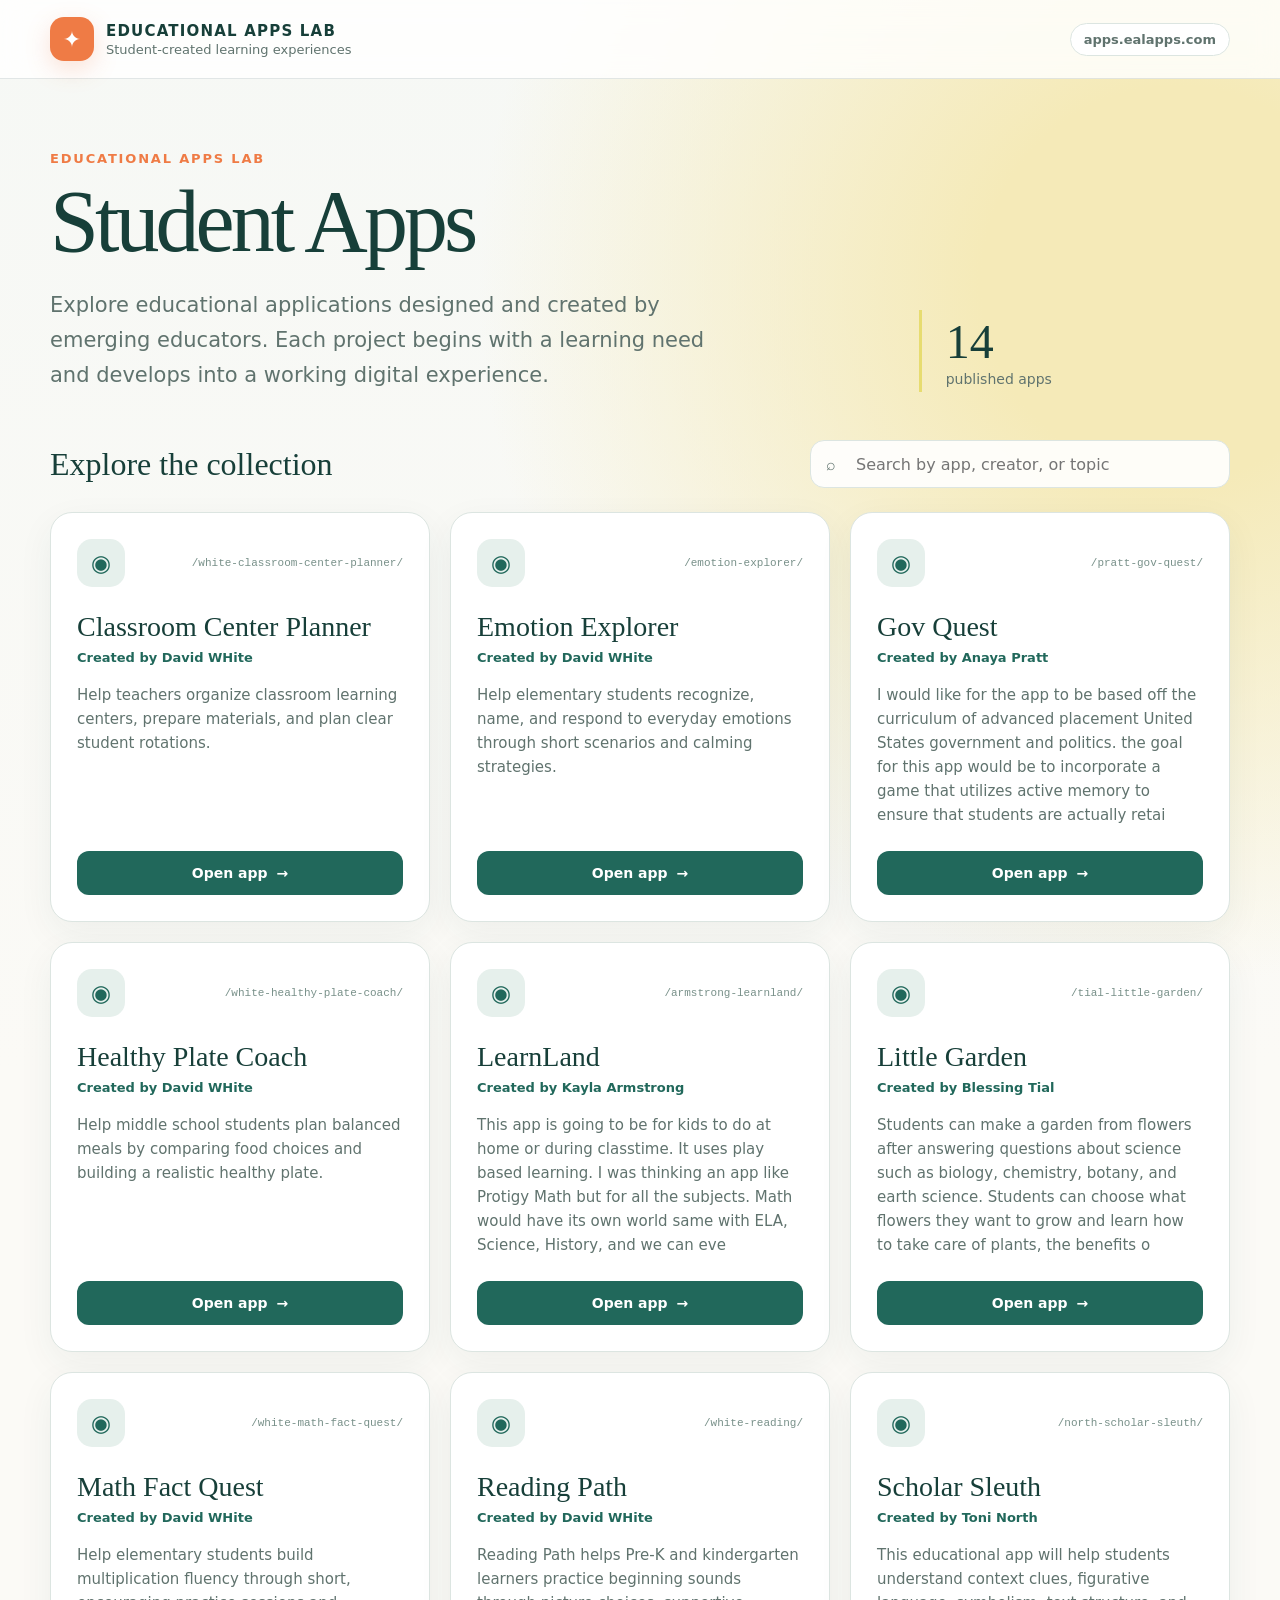
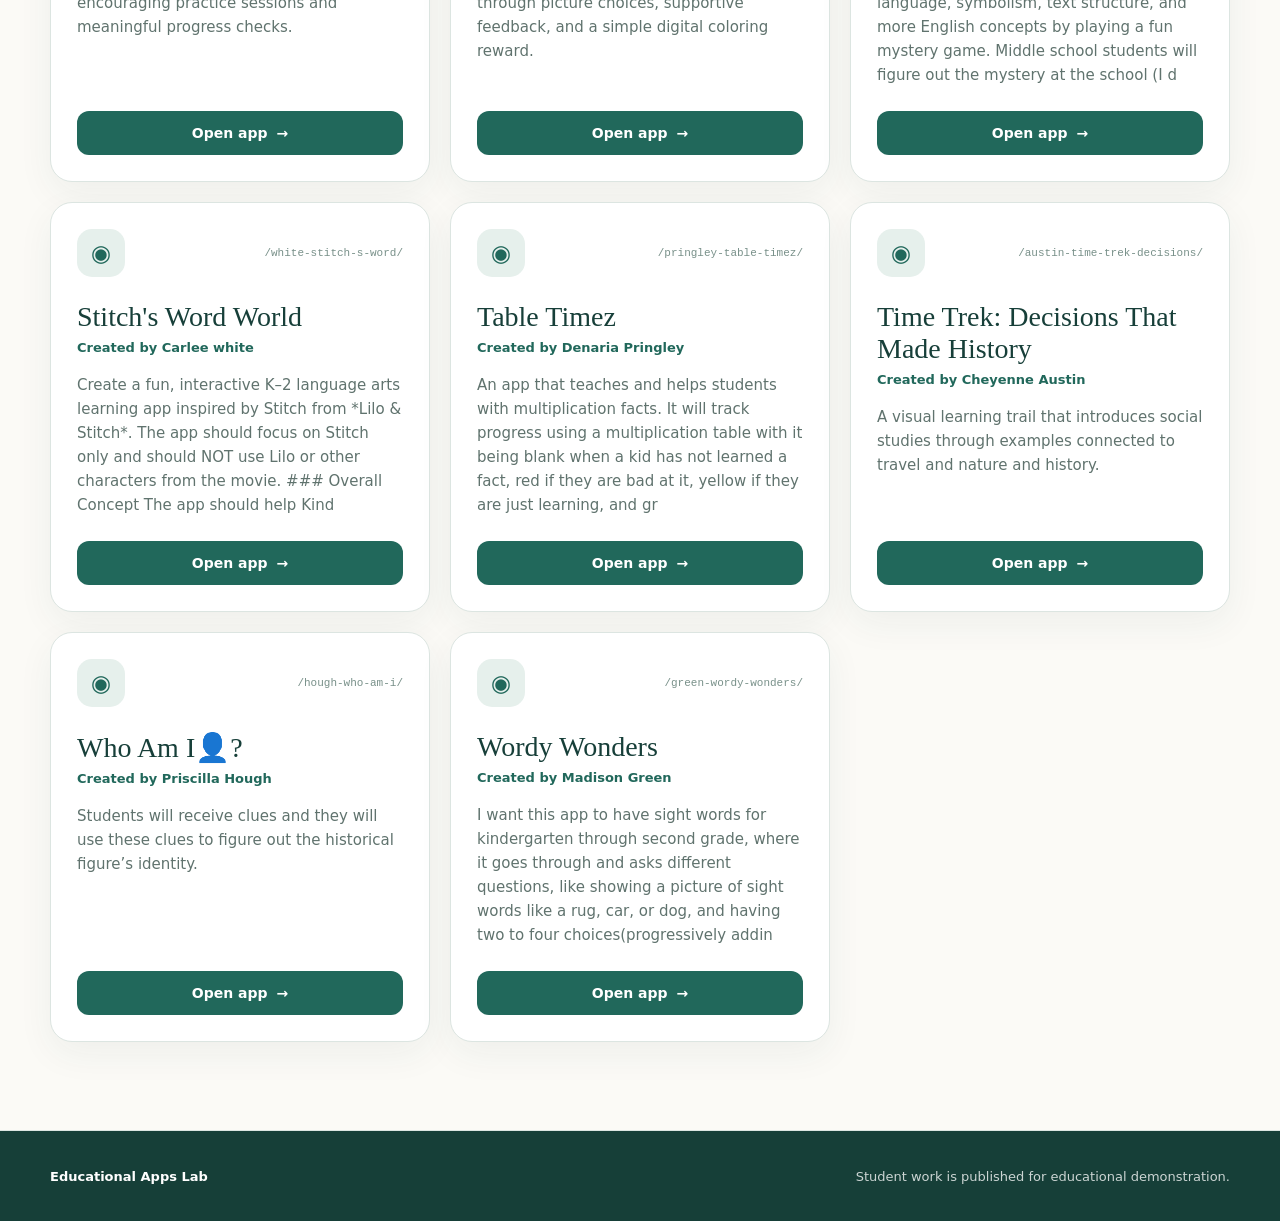
<file: index.html>
<!doctype html>
<html lang="en">
  <head>
    <meta charset="UTF-8" />
    <meta name="viewport" content="width=device-width, initial-scale=1.0" />
    <meta
      name="description"
      content="Educational Apps Lab — a gallery of student-created educational applications."
    />
    <title>Educational Apps Lab | Student Apps</title>
    <style>
      :root {
        color-scheme: light;
        --ink: #173f39;
        --muted: #60736e;
        --paper: #fbfaf6;
        --card: #ffffff;
        --line: #dce5e1;
        --green: #21685b;
        --green-soft: #e6f0ec;
        --orange: #ef7b45;
        --yellow: #e7dc70;
        font-family: Inter, ui-sans-serif, system-ui, -apple-system, BlinkMacSystemFont,
          "Segoe UI", sans-serif;
      }

      * {
        box-sizing: border-box;
      }

      body {
        margin: 0;
        min-width: 320px;
        background:
          radial-gradient(circle at 92% 10%, #f5eab8 0 7%, transparent 25%),
          linear-gradient(180deg, #f6f8f5 0%, var(--paper) 38%);
        color: var(--ink);
      }

      button,
      input {
        font: inherit;
      }

      a {
        color: inherit;
      }

      .site-header {
        border-bottom: 1px solid rgba(23, 63, 57, 0.12);
        background: rgba(255, 255, 255, 0.82);
        backdrop-filter: blur(14px);
      }

      .header-inner,
      main,
      .footer-inner {
        width: min(1180px, calc(100% - 40px));
        margin-inline: auto;
      }

      .header-inner {
        display: flex;
        min-height: 78px;
        align-items: center;
        justify-content: space-between;
        gap: 24px;
      }

      .brand {
        display: flex;
        align-items: center;
        gap: 12px;
        text-decoration: none;
      }

      .brand-mark {
        display: grid;
        width: 44px;
        height: 44px;
        place-items: center;
        border-radius: 14px;
        background: var(--orange);
        color: white;
        font-size: 22px;
        font-weight: 900;
        box-shadow: 0 8px 24px rgba(239, 123, 69, 0.22);
      }

      .brand-copy strong,
      .brand-copy span {
        display: block;
      }

      .brand-copy strong {
        font-size: 15px;
        letter-spacing: 0.08em;
        text-transform: uppercase;
      }

      .brand-copy span {
        margin-top: 2px;
        color: var(--muted);
        font-size: 13px;
      }

      .header-badge {
        border: 1px solid var(--line);
        border-radius: 999px;
        padding: 8px 13px;
        background: white;
        color: var(--muted);
        font-size: 13px;
        font-weight: 700;
      }

      main {
        padding: 72px 0 88px;
      }

      .hero {
        display: grid;
        grid-template-columns: minmax(0, 1.45fr) minmax(260px, 0.55fr);
        gap: 48px;
        align-items: end;
        padding-bottom: 48px;
      }

      .eyebrow {
        margin: 0 0 14px;
        color: var(--orange);
        font-size: 13px;
        font-weight: 900;
        letter-spacing: 0.14em;
        text-transform: uppercase;
      }

      h1 {
        max-width: 760px;
        margin: 0;
        font-family: Georgia, "Times New Roman", serif;
        font-size: clamp(48px, 8vw, 88px);
        font-weight: 500;
        letter-spacing: -0.045em;
        line-height: 0.96;
      }

      .hero p:not(.eyebrow) {
        max-width: 700px;
        margin: 24px 0 0;
        color: var(--muted);
        font-size: clamp(17px, 2vw, 21px);
        line-height: 1.65;
      }

      .hero-stat {
        border-left: 3px solid var(--yellow);
        padding: 4px 0 4px 24px;
      }

      .hero-stat strong {
        display: block;
        font-family: Georgia, "Times New Roman", serif;
        font-size: 48px;
        font-weight: 500;
      }

      .hero-stat span {
        color: var(--muted);
        font-size: 14px;
      }

      .catalog-toolbar {
        display: flex;
        align-items: center;
        justify-content: space-between;
        gap: 20px;
        margin-bottom: 24px;
      }

      .catalog-toolbar h2 {
        margin: 0;
        font-family: Georgia, "Times New Roman", serif;
        font-size: 32px;
        font-weight: 500;
      }

      .search-wrap {
        position: relative;
        width: min(420px, 100%);
      }

      .search-wrap span {
        position: absolute;
        left: 16px;
        top: 50%;
        translate: 0 -50%;
        color: var(--muted);
      }

      #app-search {
        width: 100%;
        min-height: 48px;
        border: 1px solid var(--line);
        border-radius: 14px;
        padding: 0 16px 0 45px;
        background: rgba(255, 255, 255, 0.9);
        color: var(--ink);
        font-size: 16px;
        outline: none;
      }

      #app-search:focus {
        border-color: var(--green);
        box-shadow: 0 0 0 4px rgba(33, 104, 91, 0.12);
      }

      .app-grid {
        display: grid;
        grid-template-columns: repeat(auto-fill, minmax(285px, 1fr));
        gap: 20px;
      }

      .app-card {
        display: flex;
        min-height: 270px;
        flex-direction: column;
        border: 1px solid var(--line);
        border-radius: 22px;
        padding: 26px;
        background: var(--card);
        box-shadow: 0 12px 36px rgba(28, 72, 63, 0.06);
        transition:
          translate 160ms ease,
          box-shadow 160ms ease,
          border-color 160ms ease;
      }

      .app-card:hover {
        translate: 0 -4px;
        border-color: #b9cec6;
        box-shadow: 0 18px 42px rgba(28, 72, 63, 0.11);
      }

      .app-card-top {
        display: flex;
        align-items: center;
        justify-content: space-between;
        gap: 12px;
      }

      .app-icon {
        display: grid;
        width: 48px;
        height: 48px;
        place-items: center;
        border-radius: 15px;
        background: var(--green-soft);
        color: var(--green);
        font-size: 23px;
      }

      .app-slug {
        color: #789089;
        font-family: ui-monospace, SFMono-Regular, Menlo, monospace;
        font-size: 11px;
      }

      .app-card h3 {
        margin: 24px 0 7px;
        font-family: Georgia, "Times New Roman", serif;
        font-size: 28px;
        font-weight: 500;
      }

      .student-name {
        margin: 0;
        color: var(--green);
        font-size: 13px;
        font-weight: 800;
      }

      .app-description {
        margin: 18px 0 24px;
        color: var(--muted);
        font-size: 15px;
        line-height: 1.6;
      }

      .open-app {
        display: inline-flex;
        min-height: 44px;
        align-items: center;
        justify-content: center;
        gap: 9px;
        margin-top: auto;
        border-radius: 12px;
        padding: 0 17px;
        background: var(--green);
        color: white;
        font-size: 14px;
        font-weight: 800;
        text-decoration: none;
      }

      .open-app:hover,
      .open-app:focus-visible {
        background: #174e44;
      }

      .status-panel {
        grid-column: 1 / -1;
        border: 1px dashed #c4d4ce;
        border-radius: 18px;
        padding: 28px;
        background: rgba(255, 255, 255, 0.62);
        color: var(--muted);
        text-align: center;
      }

      .status-panel strong {
        display: block;
        margin-bottom: 6px;
        color: var(--ink);
        font-size: 18px;
      }

      footer {
        border-top: 1px solid var(--line);
        background: #163f38;
        color: rgba(255, 255, 255, 0.78);
      }

      .footer-inner {
        display: flex;
        min-height: 90px;
        align-items: center;
        justify-content: space-between;
        gap: 20px;
        font-size: 13px;
      }

      .footer-inner strong {
        color: white;
      }

      @media (max-width: 760px) {
        .header-inner,
        main,
        .footer-inner {
          width: min(100% - 28px, 1180px);
        }

        .header-badge {
          display: none;
        }

        main {
          padding-top: 48px;
        }

        .hero {
          grid-template-columns: 1fr;
          gap: 30px;
        }

        .catalog-toolbar,
        .footer-inner {
          align-items: flex-start;
          flex-direction: column;
        }

        .search-wrap {
          width: 100%;
        }

        .app-grid {
          grid-template-columns: 1fr;
        }

        .footer-inner {
          justify-content: center;
          padding: 24px 0;
        }
      }
    </style>
  </head>
  <body>
    <header class="site-header">
      <div class="header-inner">
        <a class="brand" href="/" aria-label="Educational Apps Lab home">
          <span class="brand-mark" aria-hidden="true">✦</span>
          <span class="brand-copy">
            <strong>Educational Apps Lab</strong>
            <span>Student-created learning experiences</span>
          </span>
        </a>
        <span class="header-badge">apps.ealapps.com</span>
      </div>
    </header>

    <main>
      <section class="hero" aria-labelledby="page-title">
        <div>
          <p class="eyebrow">Educational Apps Lab</p>
          <h1 id="page-title">Student Apps</h1>
          <p>
            Explore educational applications designed and created by emerging
            educators. Each project begins with a learning need and develops
            into a working digital experience.
          </p>
        </div>
        <div class="hero-stat" aria-live="polite">
          <strong id="app-count">—</strong>
          <span id="app-count-label">published apps</span>
        </div>
      </section>

      <section aria-labelledby="catalog-title">
        <div class="catalog-toolbar">
          <h2 id="catalog-title">Explore the collection</h2>
          <label class="search-wrap">
            <span aria-hidden="true">⌕</span>
            <span class="sr-only" style="position: absolute; left: -9999px"
              >Search student apps</span
            >
            <input
              id="app-search"
              type="search"
              placeholder="Search by app, creator, or topic"
              autocomplete="off"
            />
          </label>
        </div>

        <div id="app-grid" class="app-grid" aria-live="polite">
          <div class="status-panel">
            <strong>Loading student apps…</strong>
            The collection will appear here shortly.
          </div>
        </div>
      </section>
    </main>

    <footer>
      <div class="footer-inner">
        <strong>Educational Apps Lab</strong>
        <span>Student work is published for educational demonstration.</span>
      </div>
    </footer>

    <script>
      const grid = document.querySelector("#app-grid");
      const search = document.querySelector("#app-search");
      const count = document.querySelector("#app-count");
      const countLabel = document.querySelector("#app-count-label");
      let apps = [];

      const escapeHtml = (value) =>
        String(value)
          .replaceAll("&", "&amp;")
          .replaceAll("<", "&lt;")
          .replaceAll(">", "&gt;")
          .replaceAll('"', "&quot;")
          .replaceAll("'", "&#039;");

      function renderApps(items) {
        count.textContent = apps.length;
        countLabel.textContent = apps.length === 1 ? "published app" : "published apps";

        if (!items.length) {
          grid.innerHTML = `
            <div class="status-panel">
              <strong>No apps match that search.</strong>
              Try another app name, creator, or subject.
            </div>`;
          return;
        }

        grid.innerHTML = items
          .map(
            (app) => `
              <article class="app-card">
                <div class="app-card-top">
                  <span class="app-icon" aria-hidden="true">◉</span>
                  <span class="app-slug">/${escapeHtml(app.slug)}/</span>
                </div>
                <h3>${escapeHtml(app.title)}</h3>
                <p class="student-name">Created by ${escapeHtml(app.student)}</p>
                <p class="app-description">${escapeHtml(app.description)}</p>
                <a class="open-app" href="${escapeHtml(app.url)}">
                  Open app <span aria-hidden="true">→</span>
                </a>
              </article>`,
          )
          .join("");
      }

      search.addEventListener("input", () => {
        const query = search.value.trim().toLowerCase();
        const filtered = apps.filter((app) =>
          [app.title, app.student, app.slug, app.description]
            .join(" ")
            .toLowerCase()
            .includes(query),
        );
        renderApps(filtered);
      });

      fetch("./apps.json", { cache: "no-store" })
        .then((response) => {
          if (!response.ok) throw new Error("The app list could not be loaded.");
          return response.json();
        })
        .then((data) => {
          apps = Array.isArray(data.apps) ? data.apps : [];
          apps.sort((a, b) => a.title.localeCompare(b.title));
          renderApps(apps);
        })
        .catch(() => {
          count.textContent = "0";
          grid.innerHTML = `
            <div class="status-panel">
              <strong>The collection is temporarily unavailable.</strong>
              Please refresh the page in a moment.
            </div>`;
        });
    </script>
  </body>
</html>
</file>
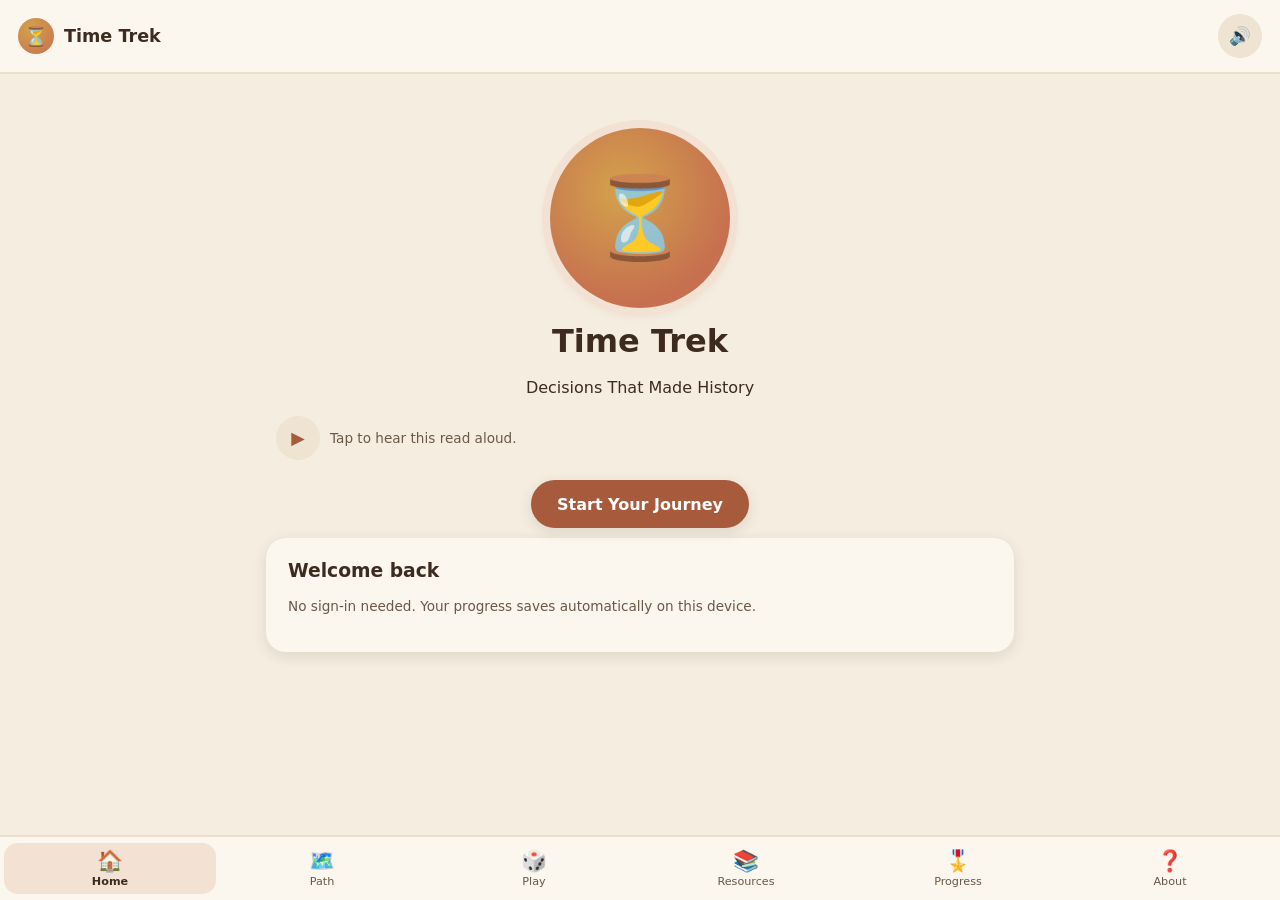
<file: austin-time-trek-decisions/index.html>
<!DOCTYPE html>
<html lang="en">
<head>
<meta charset="UTF-8">
<meta name="viewport" content="width=device-width, initial-scale=1">
<title>Time Trek: Decisions That Made History</title>
<style>
  :root{
    color-scheme: light;
    --cream:#F5EDE0; --card:#FBF6EE; --brown:#3D2B1F; --brown-soft:#6B5847;
    --clay:#C6704F; --clay-dark:#A85A3D; --clay-darker:#8C4830; --sage:#7A8B69; --sage-dark:#4F5F42; --gold:#D4A24C;
    --radius:20px; --shadow:0 4px 14px rgba(61,43,31,0.12); font-size:16px;
  }
  *{box-sizing:border-box;}
  body{ margin:0; font-family:-apple-system,"Segoe UI Rounded","Segoe UI",Roboto,system-ui,sans-serif;
    background:var(--cream); color:var(--brown); min-height:100vh; padding-bottom:78px; }
  h1,h2,h3{ font-weight:800; line-height:1.2; margin:0 0 .4em; }
  p{ line-height:1.5; } button{ font-family:inherit; cursor:pointer; } a{ color:var(--clay-dark); }
  header.top{ display:flex; align-items:center; justify-content:space-between; padding:14px 18px;
    background:var(--card); border-bottom:2px solid #EADFCB; position:sticky; top:0; z-index:10; }
  header.top .brand{ display:flex; align-items:center; gap:10px; font-weight:800; font-size:1.1rem; }
  header.top .brand-mark{ width:36px;height:36px;border-radius:50%;
    background:radial-gradient(circle at 35% 30%, var(--gold), var(--clay)); display:flex;align-items:center;justify-content:center;font-size:1.2rem; }
  main{ max-width:780px; margin:0 auto; padding:20px 16px 40px; }
  .screen{ display:none; } .screen.active{ display:block; animation:fade .35s ease; }
  @keyframes fade{ from{opacity:0; transform:translateY(6px);} to{opacity:1; transform:translateY(0);} }
  .card{ background:var(--card); border-radius:var(--radius); padding:22px; box-shadow:var(--shadow); margin-bottom:18px; }
  nav.tabbar{ position:fixed; bottom:0; left:0; right:0; background:var(--card); border-top:2px solid #EADFCB;
    display:flex; justify-content:space-around; padding:6px 4px; z-index:20; }
  nav.tabbar button{ background:none; border:none; display:flex; flex-direction:column; align-items:center; gap:2px;
    color:var(--brown-soft); font-size:.7rem; padding:6px 4px; border-radius:14px; min-width:44px; min-height:44px; flex:1; }
  nav.tabbar button .ic{ font-size:1.3rem; }
  nav.tabbar button.active{ color:var(--brown); background:#F3E2D3; font-weight:700; }
  nav.tabbar button:focus-visible, button:focus-visible, [tabindex]:focus-visible, textarea:focus-visible{ outline:3px solid var(--sage); outline-offset:2px; }
  .btn{ display:inline-flex; align-items:center; gap:8px; justify-content:center; background:var(--clay-dark); color:#fff;
    border:none; border-radius:999px; padding:14px 26px; font-size:1rem; font-weight:700; min-height:48px; box-shadow:var(--shadow); }
  .btn:hover{ background:var(--clay-darker); }
  .btn.secondary{ background:var(--sage-dark); }
  .btn.secondary:hover{ background:#3F4C35; }
  .btn.ghost{ background:transparent; color:var(--clay-darker); border:2px solid var(--clay); box-shadow:none; }
  .btn.small{ padding:8px 14px; font-size:.85rem; min-height:40px; }
  .btn:disabled{ opacity:.5; }
  .speak-btn{ background:#EFE3D1; border:none; border-radius:999px; width:44px; height:44px; display:inline-flex;
    align-items:center; justify-content:center; font-size:1.1rem; color:var(--clay-dark); }
  .speak-row{ display:flex; align-items:center; gap:10px; margin:10px 0; }
  .hero{ text-align:center; padding:26px 10px 10px; }
  .hero .scene{ width:150px; height:150px; margin:0 auto 14px; border-radius:50%;
    background:radial-gradient(circle at 40% 35%, var(--gold), var(--clay) 70%); display:flex; align-items:center;
    justify-content:center; font-size:4rem; box-shadow:0 0 0 8px #F3E2D3, var(--shadow); animation:glow 2.4s ease-in-out infinite; }
  @keyframes glow{ 0%,100%{ box-shadow:0 0 0 8px #F3E2D3, var(--shadow);} 50%{ box-shadow:0 0 0 14px #F3E2D3, var(--shadow);} }
  .trail{ position:relative; padding:10px 0 10px 30px; }
  .trail::before{ content:""; position:absolute; left:14px; top:10px; bottom:10px; width:4px;
    background:repeating-linear-gradient(var(--sage) 0 8px, transparent 8px 14px); border-radius:4px; }
  .stop{ position:relative; margin-bottom:22px; }
  .stop .node{ position:absolute; left:-30px; top:2px; width:28px; height:28px; border-radius:50%; background:var(--sage-dark);
    color:#fff; display:flex; align-items:center; justify-content:center; font-weight:800; font-size:.85rem; box-shadow:0 0 0 4px var(--cream); }
  .stop.locked .node{ background:#C9BEA9; color:var(--brown); } .stop.done .node{ background:var(--gold); color:var(--brown); }
  .stop-card{ display:flex; justify-content:space-between; align-items:center; gap:12px; }
  .stop-card .meta{ font-size:.8rem; color:var(--brown-soft); }
  .badge-pill{ display:inline-block; background:#EDE7D8; color:var(--brown-soft); border-radius:999px; padding:2px 10px; font-size:.72rem; font-weight:700; margin-top:4px; }
  .grade-chips{ display:flex; gap:8px; flex-wrap:wrap; margin:10px 0 16px; }
  .chip{ background:var(--card); border:2px solid #EADFCB; border-radius:999px; padding:6px 14px; font-size:.8rem; font-weight:700; color:var(--brown-soft); min-height:36px; }
  .chip.active{ background:var(--clay-dark); color:#fff; border-color:var(--clay-dark); }
  .choice-btn{ display:block; width:100%; text-align:left; background:var(--card); border:2px solid #EADFCB;
    border-radius:16px; padding:14px 16px; margin-bottom:10px; font-size:.98rem; color:var(--brown); }
  .choice-btn:hover{ border-color:var(--clay); } .choice-btn.tried{ border-color:var(--gold); }
  .clue-chip{ display:inline-flex; align-items:center; gap:6px; background:#EFE3D1; border:none; border-radius:14px;
    padding:10px 14px; margin:4px 6px 4px 0; font-size:.9rem; min-height:44px; }
  .clue-chip.seen{ background:var(--sage-dark); color:#fff; }
  .clue-detail{ background:#FBF6EE; border-left:4px solid var(--sage); border-radius:10px; padding:10px 12px; margin-top:8px; font-size:.9rem; }
  .scene-box{ border-radius:16px; padding:16px; margin-top:12px; overflow:hidden; }
  .scene-box.best{ background:#E7EEE0; border:2px solid var(--sage); }
  .scene-box.mixed{ background:#FBF0DC; border:2px solid var(--gold); }
  .scene-box.poor{ background:#F6E4D8; border:2px solid var(--clay); }
  .scene-line{ opacity:0; animation:reveal .5s ease forwards; margin:0 0 8px; }
  .ripple-wrap{ margin:12px 0; }
  .ripple-label{ display:flex; justify-content:space-between; font-size:.72rem; color:var(--brown-soft); font-weight:700; margin-bottom:4px; }
  .ripple-track{ background:#EADFCB; border-radius:999px; height:10px; overflow:hidden; }
  .ripple-fill{ height:100%; border-radius:999px; background:linear-gradient(90deg,var(--sage),var(--clay)); width:0; transition:width 1.1s ease .3s; }
  .counterfactual{ background:#FBF6EE; border:2px dashed var(--brown-soft); border-radius:14px; padding:12px 14px; margin-top:10px; font-size:.9rem; }
  .attempt-note{ font-size:.78rem; color:var(--brown-soft); margin-top:6px; }
  @keyframes reveal{ from{opacity:0; transform:translateY(4px);} to{opacity:1; transform:translateY(0);} }
  .artifact-tile{ background:var(--card); border:2px solid #EADFCB; border-radius:16px; padding:14px; text-align:center; font-size:.85rem; }
  .badge-empty{ display:inline-block; width:1.1em; height:1.1em; border:2px solid #D8CBB0; border-radius:6px; vertical-align:middle; }
  .artifact-grid{ display:grid; grid-template-columns:repeat(auto-fill,minmax(110px,1fr)); gap:12px; }
  .placeholder-note{ font-size:.85rem; color:var(--brown-soft); }
  .teacher-note{ background:#EFE7D6; border:2px dashed var(--brown-soft); border-radius:14px; padding:10px 14px; margin:10px 0; font-size:.85rem; }
  .save-flag{ font-size:.75rem; color:var(--sage-dark); font-weight:700; }
  .step-dots{ display:flex; gap:6px; margin-bottom:14px; }
  .step-dots span{ width:9px; height:9px; border-radius:50%; background:#EADFCB; }
  .step-dots span.on{ background:var(--clay); }
  textarea{ width:100%; border-radius:12px; border:2px solid #EADFCB; padding:10px; font-family:inherit; font-size:.95rem; background:#fff; color:var(--brown); }
  /* Play hub */
  .play-grid{ display:grid; grid-template-columns:1fr; gap:14px; }
  @media (min-width:560px){ .play-grid{ grid-template-columns:1fr 1fr; } }
  .play-card{ background:var(--card); border-radius:var(--radius); padding:18px; box-shadow:var(--shadow); text-align:left; border:2px solid transparent; }
  .play-card:hover{ border-color:var(--clay); }
  .play-card .play-icon{ font-size:1.8rem; }
  .play-card h3{ margin:6px 0 4px; font-size:1.05rem; }
  .play-card p{ font-size:.85rem; color:var(--brown-soft); margin:0 0 10px; }
  .category-tag{ display:inline-block; background:#EDE7D8; color:var(--brown-soft); border-radius:999px; padding:2px 10px; font-size:.68rem; font-weight:700; margin-bottom:8px; }
  .play-badge-earned{ font-size:.72rem; color:var(--sage-dark); font-weight:700; }
  .section-label{ font-weight:800; margin:20px 0 10px; font-size:1rem; }
  /* Timer */
  .timer-wrap{ margin:10px 0; }
  .timer-track{ background:#EADFCB; border-radius:999px; height:14px; overflow:hidden; }
  .timer-fill{ height:100%; background:linear-gradient(90deg,var(--sage),var(--gold)); transition:width 0.4s linear; }
  .timer-label{ font-size:.8rem; font-weight:700; color:var(--brown-soft); margin-bottom:4px; display:flex; justify-content:space-between; }
  /* Stepper */
  .stepper{ display:inline-flex; align-items:center; gap:10px; background:var(--card); border:2px solid #EADFCB; border-radius:999px; padding:4px 8px; }
  .stepper button{ background:var(--clay-dark); color:#fff; border:none; border-radius:50%; width:40px; height:40px; font-size:1.2rem; font-weight:800; }
  .stepper button:disabled{ opacity:.4; }
  .stepper .qty{ min-width:24px; text-align:center; font-weight:800; }
  /* Reorder list */
  .reorder-list{ display:flex; flex-direction:column; gap:8px; }
  .reorder-item{ display:flex; align-items:center; gap:10px; background:var(--card); border:2px solid #EADFCB; border-radius:14px; padding:10px 12px; }
  .reorder-item .re-icon{ font-size:1.4rem; }
  .reorder-item .re-text{ flex:1; font-size:.92rem; }
  .reorder-item .re-btns{ display:flex; flex-direction:column; gap:4px; }
  .reorder-item .re-btns button{ background:#EFE3D1; border:none; border-radius:8px; width:40px; height:36px; font-size:1rem; color:var(--clay-dark); }
  /* Map */
  .map-wrap{ position:relative; width:100%; padding-top:65%; border-radius:16px; overflow:hidden;
    background:linear-gradient(160deg,#E8DCC0,#D9C9A3); border:3px solid #C9B98E; margin:12px 0; }
  .map-hotspot{ position:absolute; transform:translate(-50%,-50%); background:rgba(251,246,238,.9); color:var(--brown); border:2px solid var(--brown-soft);
    border-radius:14px; padding:8px 10px; font-size:.8rem; display:flex; flex-direction:column; align-items:center; min-width:56px; min-height:44px; justify-content:center; }
  .map-hotspot .mh-icon{ font-size:1.4rem; }
  .map-hotspot.found{ border-color:var(--sage); background:#E7EEE0; }
  /* Scene / hunt grid */
  .scene-grid{ display:grid; grid-template-columns:repeat(3,1fr); gap:10px; margin:12px 0; }
  .scene-obj{ background:var(--card); border:2px solid #EADFCB; border-radius:14px; padding:14px 4px; text-align:center; font-size:1.6rem; min-height:64px; }
  .scene-obj.found{ border-color:var(--sage); background:#E7EEE0; }
  .scene-obj.checked-empty{ opacity:.45; }
  .scene-obj .so-label{ display:block; font-size:.62rem; margin-top:4px; color:var(--brown-soft); }
  /* Gallery / museum */
  .artifact-pick-grid{ display:grid; grid-template-columns:repeat(auto-fill,minmax(120px,1fr)); gap:10px; margin:12px 0; }
  .artifact-pick{ background:var(--card); color:var(--brown); border:2px solid #EADFCB; border-radius:14px; padding:12px 8px; text-align:center; font-size:.78rem; min-height:44px; }
  .artifact-pick.selected{ border-color:var(--clay); background:#F3E2D3; }
  .artifact-pick .ap-icon{ font-size:1.8rem; display:block; }
  .gallery-wall{ display:flex; flex-direction:column; gap:14px; margin:14px 0; }
  .gallery-frame{ background:#FBF6EE; border:6px solid var(--brown-soft); border-radius:10px; padding:16px; text-align:center; }
  .gallery-frame .gf-icon{ font-size:2.2rem; }
  /* Compare / then-vs-now */
  .compare-cols{ display:grid; grid-template-columns:1fr; gap:14px; margin:12px 0; }
  @media (min-width:560px){ .compare-cols{ grid-template-columns:1fr 1fr; } }
  .compare-card{ background:var(--card); border-radius:16px; padding:16px; border:2px solid #EADFCB; }
  .compare-card.now{ border-color:var(--sage); }
  .compare-card h4{ margin:0 0 8px; }
  .compare-card ul{ margin:0; padding-left:18px; font-size:.88rem; }
  /* Vote */
  .vote-btn{ display:block; width:100%; text-align:left; background:var(--card); color:var(--brown); border:2px solid #EADFCB; border-radius:14px;
    padding:12px 16px; margin-bottom:8px; font-size:.92rem; }
  .vote-btn:hover{ border-color:var(--clay); }
  .vote-btn:disabled{ color:var(--brown-soft); opacity:.75; }
  .perspective-quote{ background:#FBF6EE; border-left:4px solid var(--gold); border-radius:10px; padding:8px 12px; margin:6px 0; font-size:.85rem; font-style:italic; }
  /* Drawing canvas */
  .draw-wrap{ margin:12px 0; }
  .draw-canvas{ width:100%; max-width:320px; height:200px; background:#fff; border-radius:12px; border:2px solid #EADFCB; touch-action:none; display:block; }
  .swatch-row{ display:flex; gap:8px; margin:10px 0; align-items:center; flex-wrap:wrap; }
  .swatch{ width:40px; height:40px; border-radius:50%; border:2px solid #fff; box-shadow:0 0 0 2px #EADFCB; }
  .swatch.active{ box-shadow:0 0 0 2px var(--clay); }
  .journal-entry{ background:var(--card); border-radius:14px; border:2px solid #EADFCB; padding:12px; margin-bottom:10px; }
  .journal-entry img{ max-width:160px; border-radius:8px; margin-top:6px; display:block; }
  @media (min-width:640px){ main{ padding-top:28px; } .hero .scene{ width:180px; height:180px; font-size:5rem; } }
</style>
</head>
<body>
<header class="top">
  <div class="brand"><span class="brand-mark">⏳</span> Time Trek</div>
  <button class="speak-btn" id="muteToggle" aria-pressed="false" aria-label="Turn narration on or off">🔊</button>
</header>
<main id="app"></main>
<nav class="tabbar" aria-label="Main sections">
  <button data-screen="home" class="active"><span class="ic">🏠</span>Home</button>
  <button data-screen="path"><span class="ic">🗺️</span>Path</button>
  <button data-screen="play"><span class="ic">🎲</span>Play</button>
  <button data-screen="resources"><span class="ic">📚</span>Resources</button>
  <button data-screen="progress"><span class="ic">🎖️</span>Progress</button>
  <button data-screen="about"><span class="ic">❓</span>About</button>
</nav>
<script>
/* ================= Sample educational content (fictional/sample only) ================= */
const MISSIONS = [
{ id:"river", grade:"G3", subject:"Settlements & Location", title:"River Town Rescue", place:"A river valley with a hill and a forest nearby",
   icon:"🏞️", skill:"Smart Settler", minutes:8,
   steps:[
    {type:"observe", text:"Three guides know this land well. Tap each one to hear their clue before you choose where to build.",
     clues:[
      {icon:"🦫",label:"By the river",detail:"\"The river floods every spring when the snow melts!\""},
      {icon:"🦅",label:"On the hill",detail:"\"It's windy up here, and dry — you'd need a well.\""},
      {icon:"🦉",label:"In the forest",detail:"\"Plenty of wood, but the river is a long walk away.\""}
     ]},
    {type:"decide", prompt:"Where should the town be built?",
     choices:[
      {text:"Right on the floodplain, next to the river.", outcome:"poor",
       consequence:["Spring arrives. Snow melts far upstream, and the river swells past its banks.","The water creeps up — then floods. Three houses have to be dragged to higher ground before they float away.","The flood line was always there. The guide's clue said so."],
       ripple:{now:25, later:90},
       counterfactual:"If the town were built on the hill instead, this same flood would pass by harmlessly below it.",
       reteach:"Remember the clue: rivers like this one flood every spring. Building right on the flood line is risky, even though the water is closer."},
      {text:"On the hill, away from the water.", outcome:"mixed",
       consequence:["The spring flood passes safely below the hill.","But by summer, the well runs dry. Villagers haul buckets up from the river every day, and one spills on the way."],
       ripple:{now:20, later:45},
       counterfactual:"A floodplain town would have kept flood-free water close by all summer — but risked the spring flood instead.",
       reteach:null},
      {text:"In the forest, near the trees.", outcome:"mixed",
       consequence:["Plenty of wood for building all year.","But water is a long daily walk away, and the path gets dangerous once wolves start prowling it at dusk."],
       ripple:{now:20, later:40},
       counterfactual:"A hill town would trade the wolf-watched path for a dry well instead — every site has a tradeoff.",
       reteach:null}
     ]},
    {type:"decide", prompt:"Twist: this year is a drought, not a flood year. Where should the NEXT town go?",
     choices:[
      {text:"By the river again — the water source is reliable.", outcome:"best",
       consequence:["The dry season stretches on. The river drops low but never disappears — this town's crops survive.","The hill town's well fails completely, and families are hauling water in from far away."],
       ripple:{now:15, later:15},
       counterfactual:"In a flood year the river site was the risky one — in a drought year it's the safest. Context changes everything.",
       reteach:null},
      {text:"On the hill — it's safer overall.", outcome:"poor",
       consequence:["The dry season stretches on, and the hill's well runs completely dry.","Families have to haul water in from far away, week after week."],
       ripple:{now:30, later:70},
       counterfactual:"The riverside town's water never fully disappeared, even in the drought.",
       reteach:"There's no single \"safest\" spot forever — a hill is safer in a flood year, but a river is safer in a drought year."}
     ]},
    {type:"create", prompt:"A good place to build a town is…", starter:"A good place to build a town is… because…", badge:"Smart Settler"}
   ]},
{ id:"symbols", grade:"G3", subject:"Civic Symbols", title:"Symbol Detective", place:"The town square",
   icon:"🔎", skill:"Civic Designer", minutes:6,
   steps:[
    {type:"observe", text:"Tap each symbol in the town square to learn what it stands for.",
     clues:[
      {icon:"🚩",label:"The town flag",detail:"Its blue stripe stands for the river that gives the town water."},
      {icon:"🌾",label:"The courthouse seal",detail:"Wheat stalks on the seal stand for the farms that feed the town."},
      {icon:"🤝",label:"The statue",detail:"Two clasped hands stand for a friendship treaty with a neighboring town."}
     ]},
    {type:"decide", prompt:"The town wants to celebrate its harvest with a symbol. Which one fits best?",
     choices:[
      {text:"The wheat seal.", outcome:"best",
       consequence:["Everyone recognizes it right away — the wheat has meant \"farming\" here for generations."],
       ripple:{now:10, later:10}, counterfactual:"The flag's river stripe is about water, not farming — close, but not quite the harvest symbol.", reteach:null},
      {text:"The clasped-hands statue.", outcome:"poor",
       consequence:["People are confused — the statue is about the friendship treaty, not the harvest."],
       ripple:{now:15, later:15}, counterfactual:"The wheat seal already means \"farming\" to everyone in town.",
       reteach:"Each symbol carries its own specific meaning. The clasped hands stand for friendship, not farming — the wheat does."}
     ]},
    {type:"decide", prompt:"You're designing a brand-new town seal. Which set of symbols best captures the whole town — its river, its farms, and its friendship treaty?",
     choices:[
      {text:"River stripe + wheat + clasped hands, all three together.", outcome:"best",
       consequence:["The new seal tells the whole story of the town in one image — water, food, and friendship."],
       ripple:{now:10, later:10}, counterfactual:"Leaving any one symbol out would leave part of the town's story untold.", reteach:null},
      {text:"Just the wheat, since farming matters most.", outcome:"mixed",
       consequence:["The seal looks clean and simple, but visitors have no way to know about the river or the treaty."],
       ripple:{now:10, later:20}, counterfactual:"Adding the river stripe and clasped hands would tell the town's full story, not just one part of it.", reteach:null}
     ]},
    {type:"create", prompt:"Why did you choose the symbols you did for the new seal?", starter:"I chose these symbols because…", badge:"Civic Designer"}
   ]},
 { id:"marketday", grade:"G3", subject:"Economics: Needs & Wants", title:"Market Day Mayhem", place:"A village market square",
   icon:"🧺", skill:"Market Master", minutes:8,
   steps:[
    {type:"observe", text:"Look over your stall before the market opens. Some of your goods are needs, some are wants.",
     clues:[
      {icon:"🍞",label:"Bread",detail:"A need — people must buy food no matter what."},
      {icon:"🍬",label:"Honey candy",detail:"A want — sweet, but nobody needs it to get through the day."},
      {icon:"🧵",label:"Wool blankets",detail:"A need in cold months — people will pay more for warmth."}
     ]},
    {type:"decide", prompt:"How should you price your stall today?",
     choices:[
      {text:"Set prices high — every sale earns more.", outcome:"poor",
       consequence:["Morning turns to afternoon, and shoppers keep walking right past your stall.","By closing time, your baskets are still full and the coins in your box barely jingle."],
       ripple:{now:20, later:40}, counterfactual:"A fair, balanced price would have brought in steady customers all day.",
       reteach:"When prices are too high, shoppers simply buy from someone else. A fair price brings in more sales overall, even if each one earns a little less."},
      {text:"Set prices very low — sell everything fast.", outcome:"mixed",
       consequence:["A crowd rushes in, and your stall is empty before noon.","But when you count your coins, the pile is small — barely enough to cover next week's goods."],
       ripple:{now:10, later:30}, counterfactual:"A balanced price would have sold nearly as fast, with a much bigger coin pile at the end.", reteach:null},
      {text:"Set a fair, balanced price.", outcome:"best",
       consequence:["Customers come steadily all day, and your baskets empty out by late afternoon.","Your coin box is heavier than it's ever been."],
       ripple:{now:10, later:10}, counterfactual:"Pricing too high would have left your baskets full and your coin box light.", reteach:null}
     ]},
    {type:"decide", prompt:"A neighbor arrives — she doesn't have enough coins for bread her family needs. What do you do?",
     choices:[
      {text:"Lower the price for her today.", outcome:"mixed",
       consequence:["You earn a little less today.","But next market day, she's back — and she brings two more families with her."],
       ripple:{now:10, later:5}, counterfactual:"Holding firm would have earned full price today, but she may have bought from someone else next time.", reteach:null},
      {text:"Hold firm at the full price.", outcome:"mixed",
       consequence:["You earn full price from her today.","But next market day, she buys her bread from a different stall instead."],
       ripple:{now:5, later:15}, counterfactual:"Lowering the price today might have earned less now, but kept her coming back as a loyal customer.", reteach:null}
     ]},
    {type:"decide", prompt:"You've saved a good pile of coins. Do you buy the new delivery wagon now, or save toward the winter fair?",
     choices:[
      {text:"Buy the wagon right now.", outcome:"mixed",
       consequence:["The wagon makes deliveries easier all spring and summer.","But by next winter, it's rusted and creaky, and you have nothing saved for the big fair."],
       ripple:{now:15, later:20}, counterfactual:"Saving instead would have doubled your coins by the winter fair — though you'd have missed a summer of easy deliveries.", reteach:null},
      {text:"Save the coins for the winter fair.", outcome:"best",
       consequence:["The pile grows all year.","At the winter fair, your savings are worth twice as much — plenty for a wagon and more."],
       ripple:{now:10, later:5}, counterfactual:"Buying the wagon now would have been useful right away, but left nothing saved for winter.", reteach:null}
     ]},
    {type:"create", prompt:"The best price for your goods is…", starter:"The best price is… because…", badge:"Market Master"}
   ]},
 { id:"neighborhoodheroes", grade:"G3", subject:"Civics: Helpers & Rules", title:"Neighborhood Heroes", place:"A busy neighborhood block",
   icon:"🚒", skill:"Community Builder", minutes:7,
   steps:[
    {type:"observe", text:"Three problems are happening around the neighborhood right now. Tap each to see what's going on.",
     clues:[
      {icon:"🔥",label:"A small fire",detail:"Smoke is rising from a trash can behind the bakery."},
      {icon:"🐕",label:"A lost dog",detail:"A dog without a collar is wandering near the school, looking scared."},
      {icon:"💡",label:"A broken streetlight",detail:"The light on Elm Street has been flickering and just went dark."}
     ]},
    {type:"decide", prompt:"The fire is spreading behind the bakery. Who should you call?",
     choices:[
      {text:"The city worker who fixes streetlights.", outcome:"poor",
       consequence:["The streetlight crew arrives with a ladder — but no way to put out a fire.","By the time the right call is made, the smoke has spread further."],
       ripple:{now:20, later:35}, counterfactual:"Calling the firefighters right away would have put the fire out before it spread.",
       reteach:"Each helper has a specific job. Firefighters are trained and equipped for fires — that's who to call first."},
      {text:"The firefighters.", outcome:"best",
       consequence:["The fire truck arrives quickly, and the fire is out within minutes.","No one is hurt, and the bakery reopens the next day."],
       ripple:{now:10, later:10}, counterfactual:"Calling a city worker instead would have wasted precious time while the fire grew.", reteach:null}
     ]},
    {type:"decide", prompt:"A classmate says: \"There's no running in the hallway\" and \"cars must stop at red lights.\" Are these the same kind of thing?",
     choices:[
      {text:"Yes — they're both just rules everyone follows.", outcome:"poor",
       consequence:["A student running in the hall gets a reminder from a teacher.","A driver running a red light gets pulled over by police — that's a very different kind of consequence."],
       ripple:{now:10, later:15}, counterfactual:"Recognizing the difference helps explain why some consequences involve a teacher, and others involve the police.",
       reteach:"A school rule (no running) is enforced by the school. A law (stop at red lights) is enforced by police and applies to everyone in town, not just one building."},
      {text:"No — one is a school rule, the other is a law.", outcome:"best",
       consequence:["That's exactly right. Rules are made by a group, like a school or a family. Laws apply to the whole town or country and are enforced by police."],
       ripple:{now:10, later:10}, counterfactual:"Treating them as the same thing would blur why breaking one gets a reminder and breaking the other gets a ticket.", reteach:null}
     ]},
    {type:"decide", prompt:"Your class is writing one new playground rule. Which one should you propose?",
     choices:[
      {text:"\"No one may use the swings, ever.\"", outcome:"poor",
       consequence:["The swings sit empty all year, and kids who loved them are disappointed.","The rule solves nothing — it just removes something everyone enjoyed."],
       ripple:{now:15, later:15}, counterfactual:"A rule about taking turns would keep the swings safe and let everyone still enjoy them.",
       reteach:"A good rule solves the actual problem without taking away something everyone should get to enjoy."},
      {text:"\"Everyone gets a turn on the swings — 2 minutes each.\"", outcome:"best",
       consequence:["Kids line up and take turns fairly.","No one gets hurt, and everyone still gets to swing."],
       ripple:{now:10, later:10}, counterfactual:"Banning the swings completely would have been simpler to write, but far less fair.", reteach:null}
     ]},
    {type:"create", prompt:"Why do neighborhoods need both helpers and rules?", starter:"Neighborhoods need helpers and rules because…", badge:"Community Builder"}
   ]},
 { id:"timecapsule", grade:"G3", subject:"Change Over Time", title:"Time Capsule Detective", place:"A kitchen from the year 1900",
   icon:"🕰️", skill:"Time Keeper", minutes:8,
   steps:[
    {type:"observe", text:"Step into a kitchen from the year 1900. Tap each object to see how families used it.",
     clues:[
      {icon:"🧊",label:"The icebox",detail:"A block of ice kept food cool — someone delivered fresh ice by wagon every few days."},
      {icon:"🔥",label:"The wood stove",detail:"Cooking meant chopping wood and keeping a fire going all day."},
      {icon:"🧺",label:"The washboard",detail:"Clothes were scrubbed by hand against its ridges, one piece at a time."}
     ]},
    {type:"decide", prompt:"You're packing a time capsule to bury in the year 1900. Which item makes sense to include?",
     choices:[
      {text:"A small television.", outcome:"poor",
       consequence:["Nothing like this exists yet in 1900 — there's no electricity in most homes, let alone a screen that plays pictures.","It doesn't belong in this kitchen at all."],
       ripple:{now:15, later:20}, counterfactual:"A hand-carved wooden spoon would fit perfectly with the tools already in this kitchen.",
       reteach:"A time capsule should only hold things that actually existed at that time. Electricity for televisions didn't reach most homes until decades later."},
      {text:"A hand-carved wooden spoon.", outcome:"best",
       consequence:["This fits right in — wooden tools like this were common in kitchens like this one."],
       ripple:{now:10, later:10}, counterfactual:"A television would have been a strange, impossible object to find in this kitchen.", reteach:null}
     ]},
    {type:"decide", prompt:"What eventually replaced the icebox?",
     choices:[
      {text:"A bigger icebox.", outcome:"poor",
       consequence:["Ice deliveries kept happening for a while, but eventually something new took over completely."],
       ripple:{now:10, later:15}, counterfactual:"The electric refrigerator replaced the icebox once electricity reached most homes.",
       reteach:"As electricity spread to homes, the electric refrigerator replaced the icebox — no more waiting for the ice wagon."},
      {text:"The electric refrigerator.", outcome:"best",
       consequence:["Exactly — once homes had electricity, refrigerators kept food cold without needing delivered ice at all."],
       ripple:{now:10, later:10}, counterfactual:"A bigger icebox would have still needed regular ice deliveries — the real change was electricity.", reteach:null}
     ]},
    {type:"create", prompt:"A kid opens your time capsule 100 years from now. Write a short caption explaining one item you chose.", starter:"I chose this item because…", badge:"Time Keeper"}
   ]},
{ id:"explorer", grade:"G4", subject:"Early Exploration & Trade", title:"Explorer's Log", place:"A merchant ship, about to set sail",
   icon:"⛵", skill:"Fearless Navigator", minutes:9,
   steps:[
    {type:"observe", text:"Before you pack the ship, learn what this voyage requires.",
     clues:[
      {icon:"🌬️",label:"Winds",detail:"The winds only blow the right direction for about 8 weeks — the voyage has to fit that window."},
      {icon:"🌊",label:"Currents",detail:"Ocean currents will carry the ship faster on the return trip than on the way out."},
      {icon:"📦",label:"Cargo hold",detail:"There's only room for 10 crates: choose between food, water, tools, trade goods, and medicine."}
     ]},
    {type:"decide", prompt:"How should you load the cargo hold for 8 weeks at sea?",
     choices:[
      {text:"A balanced load: food, water, tools, and trade goods.", outcome:"best",
       consequence:["Supplies last the whole voyage with a little room to spare.","There's still enough trade goods left to barter well at landfall."],
       ripple:{now:10, later:10}, counterfactual:"An all-trade-goods load would have run out of water long before landfall.", reteach:null},
      {text:"Mostly trade goods — you can buy supplies along the way.", outcome:"poor",
       consequence:["By week 6, the water barrels are nearly empty.","A sailor collapses from thirst, and the ship has to make an emergency stop, trading away goods just to restock water."],
       ripple:{now:15, later:55}, counterfactual:"A balanced load would have kept enough water on board for the whole 8 weeks.",
       reteach:"There's nowhere to restock water in the open ocean. Food and water have to last the entire voyage, not just get you started."},
      {text:"Mostly food and water, only a little trade goods.", outcome:"mixed",
       consequence:["The crew stays healthy and well-fed the whole way.","But at landfall, there's little to trade — you end up bartering away some of your tools instead."],
       ripple:{now:10, later:20}, counterfactual:"A balanced load would have left tools untouched and traded goods instead.", reteach:null}
     ]},
    {type:"decide", prompt:"A storm hits in week 3. Do you sail through it or wait it out?",
     choices:[
      {text:"Sail through it.", outcome:"mixed",
       consequence:["The ship pitches hard, and a loose barrel breaks free, spilling some supplies overboard.","But you stay on schedule and reach land on time."],
       ripple:{now:20, later:15}, counterfactual:"Waiting out the storm would have kept every barrel secure, but cost three days.", reteach:null},
      {text:"Wait it out in a sheltered cove.", outcome:"best",
       consequence:["The ship rides out the storm safely with nothing lost.","The delay costs a few days, but the crew and cargo arrive in full."],
       ripple:{now:10, later:10}, counterfactual:"Sailing through would have kept you on schedule, at the cost of some lost supplies.", reteach:null}
     ]},
    {type:"create", prompt:"Write your captain's log entry for the voyage.", starter:"We survived because we packed ___ and chose to ___", badge:"Fearless Navigator"}
   ]},
{ id:"regions", grade:"G4", subject:"Geographic Regions", title:"Region Riddle", place:"The Plains region",
   icon:"🌾", skill:"Regional Expert", minutes:7,
   steps:[
    {type:"observe", text:"Learn what each landscape produces before you plan your region's economy.",
     clues:[
      {icon:"🏔️",label:"Mountains",detail:"Rich in minerals and lumber, but hard to farm."},
      {icon:"🌊",label:"Coast",detail:"Full of fish, and easy for ships to reach for trade."},
      {icon:"🌾",label:"Plains",detail:"Wide, flat, and full of rich soil — perfect for growing grain."}
     ]},
    {type:"decide", prompt:"Your region is the wide-open Plains. What should its main way of living be?",
     choices:[
      {text:"Growing grain on the wide, flat fields.", outcome:"best",
       consequence:["The flat land and rich soil make the Plains one of the best grain-growing regions around.","Silos fill up every harvest season."],
       ripple:{now:10, later:10}, counterfactual:"Mining would need mountains the Plains simply don't have.", reteach:null},
      {text:"Mining for minerals.", outcome:"poor",
       consequence:["Workers dig for weeks and find almost nothing — the Plains has no mineral deposits at all."],
       ripple:{now:15, later:20}, counterfactual:"Growing grain uses exactly what the Plains' flat, rich soil is good for.",
       reteach:"Each region's economy grows out of its landscape. The Plains' flat, rich soil is built for farming, not mining."}
     ]},
    {type:"decide", prompt:"Your region has no fish, but people want some. What do you do?",
     choices:[
      {text:"Trade grain with the Coastal region for fish.", outcome:"best",
       consequence:["The Coastal region is glad to trade — they need grain, and you need fish.","Both regions end up with more variety than either had alone."],
       ripple:{now:10, later:10}, counterfactual:"Trying to fish a landlocked pond would have left the town mostly without fish anyway.", reteach:null},
      {text:"Try fishing in a small nearby pond.", outcome:"poor",
       consequence:["The pond barely has enough fish for a few families, let alone the whole town."],
       ripple:{now:15, later:25}, counterfactual:"Trading grain for fish with the Coastal region would have easily met the town's needs.",
       reteach:"No single region has everything it needs. Trading with a region that has what you lack is usually far more reliable than trying to force your land to provide it."}
     ]},
    {type:"create", prompt:"Describe how your region and a neighboring region depend on each other.", starter:"My region thrives because we trade ___ for ___", badge:"Regional Expert"}
   ]},
 { id:"treaty", grade:"G4", subject:"Contact, Trade & Treaties", title:"Treaty at the River", place:"A river valley, first contact between a tribal nation and newcomers",
   icon:"🕊️", skill:"Honest Historian", minutes:10,
   note:"This activity is designed to be paired with class discussion. It presents treaties honestly — many were unequal, and many were later broken.",
   steps:[
    {type:"observe", text:"Meet the river council before any decisions are made. Learn what matters most to this community.",
     clues:[
      {icon:"🌊",label:"The river",detail:"It provides fish, fresh water, and a route for canoes — central to daily life."},
      {icon:"🌲",label:"The hunting grounds",detail:"Generations have hunted here; the land is known in careful, practiced detail."},
      {icon:"🏕️",label:"The village",detail:"Homes, elders, and children all depend on this specific stretch of land."}
     ]},
    {type:"decide", prompt:"A ship has arrived. The newcomers want to trade. What do you offer first?",
     choices:[
      {text:"Metal tools, like knives and hoes.", outcome:"best",
       consequence:["Both sides benefit — the tools are useful for daily work, and the newcomers receive furs and food in return.","Trust builds slowly between the two groups."],
       ripple:{now:10, later:10}, counterfactual:"Trading guns instead would have shifted the balance of power in a far riskier direction.", reteach:null},
      {text:"Cloth and glass beads.", outcome:"mixed",
       consequence:["The trade goes smoothly and everyone is satisfied for now.","But it doesn't change much for either side in the long run."],
       ripple:{now:10, later:10}, counterfactual:"Tools would have been just as fair, and more useful for daily life on both sides.", reteach:null},
      {text:"Guns.", outcome:"poor",
       consequence:["The trade brings a burst of goods both ways — but word spreads fast, and other groups nearby grow uneasy.","Within a season, the balance of power in the region has shifted in a way no one fully controls."],
       ripple:{now:15, later:55}, counterfactual:"Trading tools instead would have built the same trust without shifting the region's balance of power.",
       reteach:"Some trades carry consequences far beyond the moment. Trading weapons changed the balance of power for everyone nearby, not just the two groups trading."}
     ]},
    {type:"decide", prompt:"The newcomers now offer a treaty: they want the land along the river in exchange for goods and a promise of peace. What does the council decide?",
     choices:[
      {text:"Accept the land deal.", outcome:"mixed",
       consequence:["The immediate goods and promised peace ease tension right away.","But over the following years, the map shows the village's land shrinking again and again as more settlers arrive."],
       ripple:{now:10, later:60}, counterfactual:"Refusing might have meant conflict sooner — but many nations who accepted similar deals still lost their land over time.", reteach:null},
      {text:"Ask for more time before deciding.", outcome:"mixed",
       consequence:["The council buys a season to think and consult with elders.","But more settlers arrive during that time, and the pressure to accept only grows stronger."],
       ripple:{now:15, later:45}, counterfactual:"Accepting right away would have secured the promised goods sooner, before more settlers arrived.", reteach:null},
      {text:"Refuse the treaty entirely.", outcome:"mixed",
       consequence:["The council holds its ground and keeps its land — for now.","Tensions with the newcomers rise, and both sides brace for what comes next."],
       ripple:{now:25, later:40}, counterfactual:"Accepting the deal might have eased tension immediately, at the cost of the land itself.", reteach:null}
     ]},
    {type:"create", prompt:"Every choice in this mission had a real cost. Why is fairness so hard in a moment like this?", starter:"Fairness is hard here because…", badge:"Honest Historian"}
   ]},
 { id:"capitolhill", grade:"G4", subject:"State Government", title:"Capitol Hill Hop", place:"The state capitol building",
   icon:"🏛️", skill:"Lawmaker", minutes:8,
   steps:[
    {type:"observe", text:"Your town has a problem. Learn what's happening before you write a law about it.",
     clues:[
      {icon:"🗑️",label:"Litter",detail:"Trash is piling up in the park, and nobody's in charge of cleaning it."},
      {icon:"🐕",label:"Stray dogs",detail:"Dogs without owners are wandering the streets, and a few families are worried."},
      {icon:"📋",label:"Town hall notes",detail:"Residents have been asking their representative to do something about one of these."}
     ]},
    {type:"decide", prompt:"You decide to write a law about litter in the park. How strict should it be?",
     choices:[
      {text:"A $500 fine for dropping even a single leaf.", outcome:"poor",
       consequence:["A kid gets fined for a leaf that blew off a tree.","Families are furious, and the law gets mocked all over town before it's even a week old."],
       ripple:{now:20, later:30}, counterfactual:"A reasonable fine for actual litter would have solved the problem without punishing innocent people.",
       reteach:"A law that's too strict often punishes people unfairly and loses public support fast — even if the original goal was reasonable."},
      {text:"A small fine only for littering trash, with a warning first.", outcome:"best",
       consequence:["People start using trash cans more carefully, and the park is noticeably cleaner within a month.","Most residents feel the law is fair."],
       ripple:{now:10, later:10}, counterfactual:"An extreme fine would have caused public anger without necessarily cleaning the park any faster.", reteach:null},
      {text:"No fine at all — just a friendly sign asking people to clean up.", outcome:"mixed",
       consequence:["A few people take the sign seriously.","But most keep littering exactly as before — nothing really changes."],
       ripple:{now:5, later:25}, counterfactual:"A small fine with a warning first would have actually changed people's behavior.", reteach:null}
     ]},
    {type:"decide", prompt:"A senator on the committee objects to your bill, saying the fine is unfair to families with young kids. What do you do?",
     choices:[
      {text:"Compromise — lower the fine and add a first-time warning.", outcome:"best",
       consequence:["The senator agrees to support the bill.","It moves forward, a little weaker than you first wrote it, but with real support behind it."],
       ripple:{now:10, later:10}, counterfactual:"Refusing to budge might have kept your original law, but it likely would have died in committee.", reteach:null},
      {text:"Argue that the fine should stay exactly as written.", outcome:"mixed",
       consequence:["The debate drags on for weeks in a crowded, noisy committee room.","The bill eventually stalls — not defeated, just stuck."],
       ripple:{now:20, later:25}, counterfactual:"A small compromise would have kept the bill moving instead of stuck in committee.", reteach:null},
      {text:"Withdraw the bill rather than change it.", outcome:"poor",
       consequence:["The bill dies completely.","The park stays just as littered as before, and nothing changes for the town."],
       ripple:{now:15, later:35}, counterfactual:"A small compromise would have kept the core idea alive and actually helped the park.",
       reteach:"In lawmaking, a compromise that keeps most of your goal usually helps people more than holding out for a perfect version that never passes."}
     ]},
    {type:"create", prompt:"Why do lawmakers so often have to compromise?", starter:"Lawmakers compromise because…", badge:"Lawmaker"}
   ]},
 { id:"goldrush", grade:"G4", subject:"Westward Expansion", title:"Gold Rush or Bust", place:"The trail west, headed for gold country",
   icon:"⛏️", skill:"Forty-Niner", minutes:10,
   steps:[
    {type:"observe", text:"Before you leave, learn what this journey will demand.",
     clues:[
      {icon:"🛒",label:"Wagon weight",detail:"A heavier wagon moves slower and struggles on mountain trails."},
      {icon:"🍞",label:"Food supply",detail:"The trail takes months — running low on food partway through is dangerous."},
      {icon:"⛏️",label:"Gold claims",detail:"Most claims turn up very little gold — most miners who struck it rich sold supplies, not gold."}
     ]},
    {type:"decide", prompt:"How should you pack the wagon?",
     choices:[
      {text:"Load up on gear and tools — more is better.", outcome:"poor",
       consequence:["The heavy wagon crawls up every hill.","Halfway through the trail, an axle breaks under the extra weight, costing days of repair."],
       ripple:{now:20, later:35}, counterfactual:"A balanced load would have moved faster and put less strain on the wagon.",
       reteach:"An overloaded wagon moves slower and breaks down more easily. Trail families packed only what they truly needed."},
      {text:"Pack light on food to save weight.", outcome:"poor",
       consequence:["The wagon moves quickly at first.","But two months in, food runs low, and the family goes hungry before reaching the next trading post."],
       ripple:{now:15, later:40}, counterfactual:"A balanced load would have kept enough food for the whole journey.",
       reteach:"The trail takes months. Packing too little food doesn't show its cost right away — it shows up weeks later, when there's no way to turn back for more."},
      {text:"Pack a balanced load of food, tools, and spare parts.", outcome:"best",
       consequence:["The wagon moves at a steady pace, and supplies last the whole way.","The family arrives tired, but whole."],
       ripple:{now:10, later:10}, counterfactual:"Overloading with gear would have slowed the wagon and risked a breakdown.", reteach:null}
     ]},
    {type:"decide", prompt:"You reach a river crossing. Do you pay the ferry, or try to ford the river with the wagon?",
     choices:[
      {text:"Try to ford the river yourself.", outcome:"poor",
       consequence:["The wagon tips partway across, and the current sweeps away a barrel of supplies before you can grab it."],
       ripple:{now:25, later:20}, counterfactual:"Paying the ferry operator would have crossed the same river safely, for a small fee.",
       reteach:"Fording an unfamiliar river with a loaded wagon was one of the most dangerous parts of the trail — paying for the ferry was usually worth the cost."},
      {text:"Pay the ferry operator to cross safely.", outcome:"best",
       consequence:["The ferry gets your wagon across without incident.","It costs a little money, but everyone and everything arrives dry."],
       ripple:{now:10, later:10}, counterfactual:"Fording the river yourself would have saved the fee, but risked losing supplies or worse.", reteach:null}
     ]},
    {type:"decide", prompt:"After months of panning, you strike a small amount of gold. What do you do with your earnings?",
     choices:[
      {text:"Buy a mining claim and keep digging for more gold.", outcome:"poor",
       consequence:["Most claims nearby have already been picked over.","You spend your earnings and months of work turn up almost nothing more."],
       ripple:{now:20, later:45}, counterfactual:"Opening a supply store would have earned steady money from every miner who needed goods, gold or no gold.",
       reteach:"During the Gold Rush, most miners didn't get rich from gold — the storekeepers who sold food, tools, and supplies to miners often did better, steadily, no matter who struck gold."},
      {text:"Open a small store selling supplies to other miners.", outcome:"best",
       consequence:["Every miner in the area needs food, tools, and boots — whether or not they find gold.","Your store brings in steady money, month after month."],
       ripple:{now:10, later:10}, counterfactual:"Betting everything on a new mining claim would have been a gamble with poor odds.", reteach:null}
     ]},
    {type:"create", prompt:"Why did so many people believe gold mining was easy money, when it usually wasn't?", starter:"Easy money is… because…", badge:"Forty-Niner"}
   ]},
{ id:"colonycountdown", grade:"G5", subject:"Causes of the Revolution", title:"Colony Countdown", place:"A colonial town, on the eve of the Stamp Act",
   icon:"📜", skill:"Cause & Effect Detective", minutes:9,
   steps:[
    {type:"observe", text:"Meet three colonists who will each feel this new tax differently.",
     clues:[
      {icon:"🌾",label:"The farmer",detail:"Feels the tax through higher prices on everyday goods bought with crop money."},
      {icon:"⚓",label:"The merchant",detail:"Pays the tax directly on every shipment of goods sold."},
      {icon:"🔨",label:"The apprentice",detail:"Has no land and no vote, but still pays the tax on paper goods he buys."}
     ]},
    {type:"decide", prompt:"Parliament passes the Stamp Tax on paper goods. What does the town do?",
     choices:[
      {text:"Comply and pay the tax quietly.", outcome:"mixed",
       consequence:["Life goes on peacefully for now.","Six months later, Parliament passes another tax — resistance looked cheap, so why not add one more?"],
       ripple:{now:5, later:45}, counterfactual:"A boycott would have cost more right now, but sent a clear signal Parliament couldn't ignore.", reteach:null},
      {text:"Boycott British goods until the tax is repealed.", outcome:"best",
       consequence:["Shops selling stamped goods sit empty. Merchants in England start losing money.","Parliament responds by sending more troops — the boycott worked, but it wasn't free."],
       ripple:{now:25, later:20}, counterfactual:"Quiet compliance would have avoided the troops, but taught Parliament that resistance was cheap.", reteach:null},
      {text:"Riot in the streets.", outcome:"poor",
       consequence:["A window breaks, and soldiers are called in.","Moderate colonists who might have supported a boycott pull away — the anger got attention, but it also handed the other side an excuse."],
       ripple:{now:35, later:40}, counterfactual:"A boycott would have hurt British merchants' profits without giving Parliament an excuse to crack down.",
       reteach:"Anger gets attention, but it can also cost support. A boycott pressured Parliament economically without turning moderate colonists against the cause."}
     ]},
    {type:"decide", prompt:"At the town meeting, what action does the town formally choose?",
     choices:[
      {text:"Sign a petition asking Parliament to reconsider.", outcome:"mixed",
       consequence:["The petition is polite and widely signed — and mostly ignored back in London."],
       ripple:{now:5, later:20}, counterfactual:"Joining the boycott would have applied real economic pressure, not just words.", reteach:null},
      {text:"Join the boycott of British goods.", outcome:"best",
       consequence:["Word spreads to other towns, and the boycott grows into a movement that Parliament can't ignore."],
       ripple:{now:15, later:15}, counterfactual:"A petition alone rarely changed Parliament's mind — economic pressure did far more.", reteach:null}
     ]},
    {type:"create", prompt:"Trace the chain of cause and effect: the tax led to your town's choice, which led to Parliament's response, which fed into the Revolution. Explain the chain in your own words.", starter:"The tax led to ___, which caused Parliament to ___, which eventually led to…", badge:"Cause & Effect Detective"}
   ]},
{ id:"declaration", grade:"G5", subject:"Primary Sources", title:"Declaration Detective", place:"Reading the Declaration of Independence",
   icon:"🖋️", skill:"Founding Voice", minutes:8,
   steps:[
    {type:"observe", text:"Read three grievances from the Declaration, in simplified language.",
     clues:[
      {icon:"📜",label:"Grievance 1",detail:"\"He has imposed taxes on us without our consent.\""},
      {icon:"📜",label:"Grievance 2",detail:"\"He has kept armies among us in times of peace, without our approval.\""},
      {icon:"📜",label:"Grievance 3",detail:"\"He has obstructed the administration of justice.\""}
     ]},
    {type:"decide", prompt:"Which grievance matches the Stamp Tax you saw colonists react to?",
     choices:[
      {text:"\"He has imposed taxes on us without our consent.\"", outcome:"best",
       consequence:["That's the exact grievance — the colonists had no representatives voting on the tax that was placed on them."],
       ripple:{now:10, later:10}, counterfactual:"The \"armies among us\" grievance is about troops, not taxes — a different complaint entirely.", reteach:null},
      {text:"\"He has kept armies among us in times of peace.\"", outcome:"poor",
       consequence:["That grievance is about British troops stationed in the colonies, not about taxes."],
       ripple:{now:10, later:15}, counterfactual:"The \"taxes without consent\" grievance directly matches the Stamp Tax.",
       reteach:"Each grievance names a specific complaint. \"Taxes without consent\" is about taxation — matching it to the Stamp Tax means looking for the tax-related line, not a general one."}
     ]},
    {type:"decide", prompt:"New scenario: a king declares that only nobles are allowed to own land. Which right is being violated?",
     choices:[
      {text:"The right to fair and equal treatment under the law.", outcome:"best",
       consequence:["Limiting land ownership to nobles treats people unequally based on birth, not fairness — exactly what this grievance protects against."],
       ripple:{now:10, later:10}, counterfactual:"Free speech isn't the issue here — no one is being silenced, just excluded from owning land.", reteach:null},
      {text:"The right to free speech.", outcome:"poor",
       consequence:["No one in this scenario is being stopped from speaking — the issue is who's allowed to own land."],
       ripple:{now:10, later:15}, counterfactual:"Fair and equal treatment under the law is the right actually being violated here.",
       reteach:"Matching a scenario to a right means looking closely at what's actually happening — here, it's about unequal treatment, not silenced speech."}
     ]},
    {type:"create", prompt:"Sign your name and explain, in your own words, why one of these grievances matters.", starter:"I signed because…", badge:"Founding Voice"}
   ]},
{ id:"townmeeting", grade:"G5", subject:"Civic Symbols & Fairness", title:"Who Gets to Speak?", place:"A New England town meeting, colonial era",
   icon:"🏛️", skill:"Civic Thinker", minutes:6,
   steps:[
    {type:"decide", prompt:"A young apprentice who owns no land wants to speak. What happens under this town's rules?",
     choices:[
      {text:"He is allowed to speak — everyone living in town gets a voice.", outcome:"poor",
       consequence:["The meeting record shows he was turned away at the door.","In many colonial towns, only certain landowners were allowed to vote or speak."],
       ripple:{now:15,later:20}, counterfactual:"Under the actual rule of this town, only landowners could speak — which left many people out.",
       reteach:"Fairness in government changes over time. Early town meetings often limited who could take part, which is part of why the rule later changed."},
      {text:"He is turned away — only landowners may speak.", outcome:"best",
       consequence:["That matches how many colonial town meetings actually worked.","It's worth journaling about: was that rule fair to everyone in town?"],
       ripple:{now:10,later:30}, counterfactual:"A town that let everyone speak would have heard the apprentice's view too — some later towns did change the rule.", reteach:null}
     ]},
    {type:"create", prompt:"Was this town meeting rule fair? Why or why not?", starter:"I think this rule was… because…", badge:"Civic Thinker"}
   ]},
 { id:"convention", grade:"G5", subject:"The Constitutional Convention", title:"Convention Compromise", place:"Independence Hall, Philadelphia, 1787",
   icon:"🖋️", skill:"Framer", minutes:10,
   note:"This activity is designed to be paired with class discussion, especially the Three-Fifths Compromise step, which the app addresses honestly and without minimizing the injustice involved.",
   steps:[
    {type:"observe", text:"Delegates from big states and small states disagree about representation. Learn both sides before the debate begins.",
     clues:[
      {icon:"🏛️",label:"Virginia Plan",detail:"Favored by big states — representation in Congress based on population."},
      {icon:"⚖️",label:"New Jersey Plan",detail:"Favored by small states — equal representation for every state, no matter its size."},
      {icon:"🗳️",label:"The deadlock",detail:"Neither side will budge, and the entire convention risks falling apart."}
     ]},
    {type:"decide", prompt:"As a small-state delegate, the big states refuse to accept equal representation. What do you do?",
     choices:[
      {text:"Hold firm — refuse any plan based on population.", outcome:"poor",
       consequence:["Talks break down. Several delegates threaten to walk out entirely.","The convention comes close to collapsing before a single compromise is found."],
       ripple:{now:25, later:30}, counterfactual:"Proposing a two-house compromise would have kept both sides at the table instead of walking away.",
       reteach:"A convention this important couldn't survive if either side simply refused to move. The eventual solution combined both ideas instead of choosing only one."},
      {text:"Propose a two-house Congress — one based on population, one with equal votes per state.", outcome:"best",
       consequence:["Both sides see something they wanted in the plan.","It isn't a perfect win for anyone, but it keeps the convention together."],
       ripple:{now:10, later:10}, counterfactual:"Holding firm on equal representation alone would have left the big states unwilling to sign at all.", reteach:null}
     ]},
    {type:"decide", prompt:"This two-house solution became known as the Great Compromise. Which part of Congress did it create to satisfy the small states specifically?",
     choices:[
      {text:"The House of Representatives, based on population.", outcome:"poor",
       consequence:["That part actually favored the bigger states, who wanted representation tied to population."],
       ripple:{now:10, later:15}, counterfactual:"The Senate — equal votes per state, no matter the size — is what reassured the small states.",
       reteach:"The House of Representatives is based on population, which favored bigger states. The Senate, with two seats per state regardless of size, is what protected the small states."},
      {text:"The Senate, with two seats per state.", outcome:"best",
       consequence:["Exactly — every state, big or small, gets equal footing in the Senate. That balance is still part of Congress today."],
       ripple:{now:10, later:10}, counterfactual:"The House alone, based on population, would have left small states with far less voice.", reteach:null}
     ]},
    {type:"decide", prompt:"Southern delegates then raised a painful question: should enslaved people count toward a state's population for representation? The convention's actual answer — the Three-Fifths Compromise — counted each enslaved person as three-fifths of a person for this purpose. Which statement is historically accurate about this decision?",
     choices:[
      {text:"It was a fair way to balance the interests of every state equally.", outcome:"poor",
       consequence:["This wasn't a fair balance — it was a bargain that treated enslaved human beings as partial persons to increase Southern political power, while enslaved people themselves had no rights or voice at all."],
       ripple:{now:10, later:20}, counterfactual:"Recognizing this compromise as unjust — even while understanding why it happened — is the historically accurate view most historians hold today.",
       reteach:"The Three-Fifths Compromise is widely recognized by historians as a deeply unjust bargain. It increased the political power of slaveholding states while denying enslaved people any rights at all — some delegates at the time even said so."},
      {text:"It was a deeply unjust bargain that treated enslaved people as less than full persons, made to keep Southern states in the union.", outcome:"best",
       consequence:["That's the honest reading of this moment. Some delegates at the convention knew this compromise was wrong even as they voted for it.","This decision deepened the divide between free and enslaved states — a divide that grew for decades and helped lead toward the Civil War."],
       ripple:{now:10, later:10}, counterfactual:"Calling it simply \"fair\" would erase the real injustice it caused to millions of enslaved people.", reteach:null}
     ]},
    {type:"create", prompt:"The Constitution included compromises that helped the country form — and compromises that caused deep harm. Why might people today disagree about how to remember the Constitutional Convention?", starter:"People might disagree because…", badge:"Framer"}
   ]},
 { id:"northstar", grade:"G5", subject:"The Underground Railroad", title:"North Star: A Journey to Freedom", place:"A network of hidden routes toward the free states",
   icon:"⭐", skill:"North Star", minutes:10,
   note:"This activity is designed to be paired with class discussion. It treats the subject with gravity and accuracy: freedom was dangerous, incomplete, and hard-won, even in the North.",
   steps:[
    {type:"observe", text:"Before you travel, learn the hidden signals that guided people safely along the way.",
     clues:[
      {icon:"🧵",label:"A quilt pattern",detail:"Certain patterns hung outside a house could quietly signal that it was safe to approach."},
      {icon:"🏮",label:"A lantern in a window",detail:"A lit lantern placed just so could mean \"safe house\" — or warn travelers to stay away."},
      {icon:"🎵",label:"A song's hidden meaning",detail:"Songs like \"Follow the Drinking Gourd\" carried real directions, disguised as lyrics — the \"drinking gourd\" meant the Big Dipper, pointing north."}
     ]},
    {type:"decide", prompt:"You approach a house at night and see a lit lantern placed in the front window, facing the road. What does this most likely mean?",
     choices:[
      {text:"This house is not safe — keep moving.", outcome:"poor",
       consequence:["You pass by a house that would have taken you in safely for the night, and keep walking through the cold instead."],
       ripple:{now:15, later:15}, counterfactual:"A lantern placed facing the road was a common signal that this house was a safe stop.",
       reteach:"Signals varied by region and family, but a visible lantern like this one was commonly used to mean a house was safe to approach."},
      {text:"This house is a safe stop for the night.", outcome:"best",
       consequence:["You approach carefully, and the family quietly takes you in, feeds you, and lets you rest before the next leg of the journey."],
       ripple:{now:10, later:10}, counterfactual:"Passing this house by would have meant a longer, colder, more dangerous night with nowhere to rest.", reteach:null}
     ]},
    {type:"decide", prompt:"The river ahead is running high and fast tonight. Dawn is still hours away. Do you cross now, or wait for a safer, shallower crossing point downstream?",
     choices:[
      {text:"Cross now, while it's still dark.", outcome:"mixed",
       consequence:["The crossing is difficult and frightening, but the darkness hides your movement from any patrol along the road.","You reach the other side cold and exhausted, but you've made real progress before sunrise."],
       ripple:{now:20, later:10}, counterfactual:"Waiting for the safer crossing point would have been less dangerous, but cost precious hours of darkness.", reteach:null},
      {text:"Wait and travel to the safer, shallower crossing.", outcome:"mixed",
       consequence:["The safer crossing takes longer to reach, and dawn is breaking by the time you're across — a riskier time to be seen on the road.","But you cross without the danger of the fast current."],
       ripple:{now:15, later:15}, counterfactual:"Crossing right away in the dark would have been more dangerous in the water, but safer from being seen.", reteach:null}
     ]},
    {type:"create", prompt:"Even reaching a free state didn't always mean safety — a law called the Fugitive Slave Act allowed enslaved people to be recaptured even in the North, which is why many continued on to Canada. Knowing this, what does the word \"freedom\" mean to you after this journey?", starter:"Freedom was…", badge:"North Star"}
   ]},
 { id:"supplyline", grade:"G5", subject:"Revolutionary War Logistics", title:"The General's Supply Line", place:"An encampment near Valley Forge, winter 1777",
   icon:"❄️", skill:"Quartermaster", minutes:9,
   steps:[
    {type:"observe", text:"As quartermaster, walk through camp before making any decisions.",
     clues:[
      {icon:"🥾",label:"Worn boots",detail:"Many soldiers' shoes have fallen apart; some march with cloth wrapped around bare feet."},
      {icon:"🌾",label:"Local farms",detail:"Nearby farmers have food and grain, but many are struggling too, and some support the other side."},
      {icon:"🐎",label:"Supply wagons",detail:"Wagons from other colonies are weeks away and depend on weather and roads."}
     ]},
    {type:"decide", prompt:"Winter is closing in and supplies are low. How do you get more food for the army?",
     choices:[
      {text:"Pay local farmers a fair price for their surplus.", outcome:"best",
       consequence:["Farmers are willing to sell, and the army gets a steady, if modest, supply of food.","Trust between the army and nearby communities holds."],
       ripple:{now:15, later:10}, counterfactual:"Simply taking supplies without payment would have angered the very communities the army depends on.", reteach:null},
      {text:"Requisition supplies from farms by order, paying little or nothing.", outcome:"poor",
       consequence:["The army gets food quickly this time.","But farmers whose fields were emptied grow resentful — some quietly begin supporting the other side instead."],
       ripple:{now:10, later:45}, counterfactual:"Paying farmers fairly would have gotten similar supplies without turning local support against the army.",
       reteach:"An army fighting far from home depends on the goodwill of nearby communities. Taking supplies without fair payment can win a short-term need at a long-term cost."},
      {text:"Send a small group to quietly smuggle supplies past enemy lines.", outcome:"mixed",
       consequence:["The smuggled wagon nearly gets caught, but slips through with a modest load of goods.","It works this time, but it's too risky to rely on regularly."],
       ripple:{now:25, later:15}, counterfactual:"Paying local farmers would have been slower to arrange, but far less risky than smuggling.", reteach:null}
     ]},
    {type:"decide", prompt:"You have a limited store of blankets, shoes, and food for the winter. How do you allocate it?",
     choices:[
      {text:"Focus almost everything on food, since hunger is the most visible problem.", outcome:"poor",
       consequence:["Stomachs are fuller, but frostbite spreads through camp as bare feet and thin blankets can't handle the cold.","Sickness thins the ranks by late winter."],
       ripple:{now:15, later:50}, counterfactual:"A balanced supply of food, shoes, and blankets together would have kept far more soldiers healthy through the winter.",
       reteach:"Soldiers needed more than food to survive Valley Forge's winter — shoes and blankets prevented frostbite and sickness that thinned the army just as much as hunger did."},
      {text:"Split the supplies evenly across food, shoes, and blankets.", outcome:"best",
       consequence:["No one has plenty of anything, but the balance keeps most soldiers fed, warm enough, and on their feet.","The army makes it to spring in fighting shape."],
       ripple:{now:15, later:10}, counterfactual:"Focusing only on food would have left the camp vulnerable to frostbite and illness.", reteach:null}
     ]},
    {type:"create", prompt:"Why might keeping an army supplied matter just as much as winning battles?", starter:"Supplies matter because…", badge:"Quartermaster"}
   ]},
{ id:"nile", grade:"G6", subject:"Civilization Development", title:"Nile: Rise of a Kingdom", place:"Ancient Egypt, along the Nile River",
   icon:"🌊", skill:"Rise of the Kingdom", minutes:10,
   steps:[
    {type:"observe", text:"Study the Nile's yearly rhythm before you plant.",
     clues:[
      {icon:"💧",label:"Flood season",detail:"The river rises and spreads rich black soil across the fields."},
      {icon:"☀️",label:"After the flood",detail:"Once the water recedes, the soaked soil is perfect for seeds."},
      {icon:"🌾",label:"Dry season",detail:"Hard, cracked ground — nothing new can take root here."}
     ]},
    {type:"decide", prompt:"When should farmers plant their seeds?",
     choices:[
      {text:"Right when the flood arrives.", outcome:"poor",
       consequence:["Seeds go into the rising water — and are immediately ripped out and swept downstream.","\"The flood giveth, and taketh,\" the elders say. Nothing survives this early."],
       ripple:{now:20, later:60}, counterfactual:"Planting after the water recedes gives seeds soaked, settled soil instead of a moving flood.",
       reteach:"The flood needs to recede first. Seeds planted after that have rich, settled soil to grow in."},
      {text:"After the flood recedes, in the soaked soil.", outcome:"best",
       consequence:["The seeds take root in the rich black soil the flood left behind.","By harvest, the fields are thick with grain."],
       ripple:{now:15, later:15}, counterfactual:"Planting during the flood itself would have washed the seeds away entirely.", reteach:null},
      {text:"Wait for the fully dry season.", outcome:"poor",
       consequence:["By the time the ground is completely dry, it's cracked and hard.","Seeds can't take root — the moisture from the flood is long gone."],
       ripple:{now:20, later:55}, counterfactual:"Planting right after the flood recedes catches the soil while it's still rich and moist.",
       reteach:"Waiting too long lets the soaked soil dry into hard, cracked ground. The best window is right after the flood goes down."}
     ]},
    {type:"decide", prompt:"The harvest was strong — there's a surplus. What should the kingdom build?",
     choices:[
      {text:"A canal to spread water further next year.", outcome:"best",
       consequence:["Two years pass. The canal roughly doubles the farmland that can be watered.","Fields spread wider and greener than ever before."],
       ripple:{now:20, later:10}, counterfactual:"A temple would have drawn traders sooner, but the canal keeps paying off every single year after.", reteach:null},
      {text:"A temple to draw traders and travelers.", outcome:"mixed",
       consequence:["Ships start arriving to trade goods and ideas at the temple docks.","But farmland stays the same size — next year's harvest won't grow any bigger because of it."],
       ripple:{now:15, later:20}, counterfactual:"A canal would have grown the harvest itself, year after year, instead of just drawing visitors.", reteach:null},
      {text:"A granary to store food for hard years.", outcome:"mixed",
       consequence:["Years later, a drought hits — and the stored grain keeps everyone fed while other towns go hungry.","But nothing about the kingdom actually grew during the good years."],
       ripple:{now:10, later:25}, counterfactual:"A canal would have grown next year's harvest; the granary only protects what you already have.", reteach:null}
     ]},
    {type:"create", prompt:"My civilization grew because…", starter:"My civilization grew because… we planted at the right time, and we chose to build…", badge:"Rise of the Kingdom"}
   ]},
{ id:"silkroad", grade:"G6", subject:"Interconnected World", title:"Silk Road Trader", place:"Trading posts along the Silk Road",
   icon:"🐫", skill:"Master of the Silk Road", minutes:10,
   steps:[
    {type:"observe", text:"Before you load the caravan, learn what each good is worth on the road.",
     clues:[
      {icon:"🧵",label:"Silk",detail:"Light to carry and always in high demand — but easy for bandits to grab fast."},
      {icon:"🫙",label:"Glass",detail:"Fetches a high price at market, but it's fragile — rough routes can shatter it."},
      {icon:"🐴",label:"Horses",detail:"Very valuable, but slow the caravan down and need water every day."}
     ]},
    {type:"decide", prompt:"Which route should the caravan take?",
     choices:[
      {text:"The mountain pass — short, but steep and exposed.", outcome:"poor",
       consequence:["The short route saves two days at first.","But the exposed pass is a favorite spot for bandits, and they're waiting."],
       ripple:{now:15, later:55}, counterfactual:"The oasis route takes longer but avoids the pass entirely — no bandit encounter at all.",
       reteach:"The fastest route on a map isn't always the safest one. Traders often chose a longer, better-supplied road on purpose."},
      {text:"Straight through the desert — long, but no bandits.", outcome:"mixed",
       consequence:["No bandits this way — but there's no water source for three days.","The horses in the caravan suffer the most; two are too weak to carry much by the end."],
       ripple:{now:25, later:30}, counterfactual:"The oasis route refills water every day, keeping the horses strong the whole way.", reteach:null},
      {text:"The oasis route — longer, but refills water and supplies.", outcome:"best",
       consequence:["It takes an extra day, but every stop has water and a place to rest the horses.","The caravan arrives at the market in full strength."],
       ripple:{now:10, later:10}, counterfactual:"The mountain pass would have been two days faster — if the bandits hadn't been waiting.", reteach:null}
     ]},
    {type:"decide", prompt:"At a checkpoint, a toll collector demands payment to let you pass. What do you do?",
     choices:[
      {text:"Refuse and push through.", outcome:"poor",
       consequence:["Guards block the road, and the standoff costs a full day.","Some of your silk is damaged in the crowded delay."],
       ripple:{now:20, later:35}, counterfactual:"Paying the toll would have cost far less than the day lost and the damaged goods.",
       reteach:"Tolls were a normal, expected cost of trade along the Silk Road — paying one was usually cheaper than fighting it."},
      {text:"Pay the toll in a few glass pieces.", outcome:"best",
       consequence:["The collector waves you through within minutes.","You still have plenty of goods left for the market ahead."],
       ripple:{now:10, later:10}, counterfactual:"Refusing to pay would have cost a full day and some damaged silk.", reteach:null}
     ]},
    {type:"decide", prompt:"At the market, prices are lower than you hoped. Do you sell now or hold out?",
     choices:[
      {text:"Sell everything now at today's price.", outcome:"mixed",
       consequence:["You walk away with a safe, modest profit.","A trader down the road sells the same goods a week later for more."],
       ripple:{now:10, later:15}, counterfactual:"Holding out risked the silk losing quality — but paid off better this time.", reteach:null},
      {text:"Hold out a few extra days for a better price.", outcome:"best",
       consequence:["Prices rise once a caravan from the east arrives short on silk.","You sell for a noticeably better profit than the first offer."],
       ripple:{now:15, later:5}, counterfactual:"Selling right away would have been safer, but for less profit.", reteach:null}
     ]},
    {type:"create", prompt:"Traders carried more than goods — ideas and inventions traveled the road too. What do you think spread along with the silk and spices?", starter:"Along the Silk Road, ideas like ___ likely traveled between cultures because…", badge:"Master of the Silk Road"}
   ]},
 { id:"hammurabi", grade:"G6", subject:"Ancient Law & Justice", title:"Hammurabi's Courtroom", place:"A courtroom in ancient Babylon",
   icon:"⚖️", skill:"Lawgiver", minutes:8,
   steps:[
    {type:"observe", text:"Before you judge any cases, study three laws from Hammurabi's Code.",
     clues:[
      {icon:"🧱",label:"Law on builders",detail:"If a poorly built house collapses and kills the owner, the builder faces the same fate."},
      {icon:"🌾",label:"Law on farmers",detail:"If someone floods a neighbor's field through carelessness, they must repay the lost grain."},
      {icon:"⚖️",label:"\"An eye for an eye\"",detail:"Many punishments in the code mirror the harm done — a strict, exact kind of justice."}
     ]},
    {type:"decide", prompt:"A farmer accidentally lets water flood into a neighbor's field, ruining the crop. The neighbor demands the farmer's own house be destroyed in return. Is this a fair punishment?",
     choices:[
      {text:"Yes — destroy the farmer's house in return.", outcome:"poor",
       consequence:["The farmer's family loses their home over an accident, not an intentional act.","The village sees this as too harsh, and even neighbors call it unjust."],
       ripple:{now:20, later:25}, counterfactual:"Requiring the farmer to repay the value of the lost grain would fit the actual harm done.",
       reteach:"Hammurabi's actual code called for repaying the value of the damage in cases like this — a punishment that matches the harm, not one that goes far beyond it."},
      {text:"No — the farmer should repay the value of the lost grain instead.", outcome:"best",
       consequence:["The farmer pays back what the neighbor lost.","Both families move on, and the punishment matches the actual harm done."],
       ripple:{now:10, later:10}, counterfactual:"Destroying the farmer's house would have been a punishment far more severe than the accidental harm caused.", reteach:null}
     ]},
    {type:"decide", prompt:"Here's the uncomfortable part: Hammurabi's Code punished the same crime differently depending on whether the victim was a noble or a commoner. A noble who injured a commoner paid a small fine — but a commoner who injured a noble faced much harsher punishment. Was this system fair?",
     choices:[
      {text:"Yes — nobles were more important to society, so the law reflected that.", outcome:"poor",
       consequence:["Under an equal law, both cases would have received the same punishment regardless of who was involved.","Treating people differently by class meant the same action could be a minor fine or a severe punishment, depending only on birth."],
       ripple:{now:15, later:20}, counterfactual:"A single standard of justice for everyone would have treated the same crime the same way, no matter who committed it.",
       reteach:"A legal system that punishes the same act differently based on someone's class is treating people unequally under the law — a problem many societies, including Babylon, struggled with."},
      {text:"No — the same crime should carry the same punishment no matter who's involved.", outcome:"best",
       consequence:["That's the modern idea of equal justice under the law — one that Hammurabi's own code didn't fully practice, even though it was one of the first written law codes in history."],
       ripple:{now:10, later:10}, counterfactual:"Accepting different punishments by class would excuse a real unfairness built into the system.", reteach:null}
     ]},
    {type:"create", prompt:"Write one law for your classroom. Keep the punishment proportional to the problem it solves.", starter:"My classroom law is… and the consequence is… because…", badge:"Lawgiver"}
   ]},
 { id:"aqueduct", grade:"G6", subject:"Roman Engineering", title:"Aqueduct Architect", place:"A valley between a mountain spring and the city of Rome",
   icon:"🏛️", skill:"Engineer of Rome", minutes:9,
   steps:[
    {type:"observe", text:"Study the land before you design anything.",
     clues:[
      {icon:"⛰️",label:"The spring",detail:"Clean water flows from higher ground in the mountains."},
      {icon:"🏙️",label:"The city",detail:"Rome sits lower in the valley and needs a steady water supply."},
      {icon:"📐",label:"The slope",detail:"Roman aqueducts relied on a very gentle, precise downhill slope to keep water flowing without pumps."}
     ]},
    {type:"decide", prompt:"How steep should you make the aqueduct's slope?",
     choices:[
      {text:"Very steep, so the water arrives as fast as possible.", outcome:"poor",
       consequence:["Water rushes through the channel with tremendous force.","Within a year, the fast-moving water erodes the channel walls, and cracks begin spreading through the structure."],
       ripple:{now:15, later:45}, counterfactual:"A gentle, steady slope would have delivered water reliably without wearing down the channel.",
       reteach:"Roman engineers used a very gradual slope on purpose. Too steep, and the rushing water erodes the channel over time."},
      {text:"Almost completely flat.", outcome:"poor",
       consequence:["The water barely moves, pooling in low spots along the channel.","Stagnant water grows murky, and people in the city start getting sick from it."],
       ripple:{now:15, later:40}, counterfactual:"A gentle, consistent slope would have kept the water moving and clean.",
       reteach:"Water needs a slope to flow at all — too flat, and it stagnates instead of reaching the city clean and moving."},
      {text:"A gentle, steady downhill slope the whole way.", outcome:"best",
       consequence:["The water flows steadily toward the city without eroding the channel or standing still.","This is exactly the technique real Roman engineers relied on."],
       ripple:{now:10, later:10}, counterfactual:"Either extreme — too steep or too flat — would have damaged the channel or left the water unsafe to drink.", reteach:null}
     ]},
    {type:"decide", prompt:"You have a limited budget of workers and stone. How do you build it?",
     choices:[
      {text:"Build quickly with minimal support arches to save money.", outcome:"poor",
       consequence:["The aqueduct is finished fast and under budget.","A storm the following spring collapses a weak section, and repairs end up costing more than building it right the first time."],
       ripple:{now:10, later:40}, counterfactual:"Building with proper support from the start would have cost more upfront but avoided the costly collapse.",
       reteach:"Cutting corners on structural supports often costs more later in repairs than building it solidly the first time."},
      {text:"Build with strong, well-spaced support arches, even though it costs more.", outcome:"best",
       consequence:["The construction takes longer and costs more upfront.","But the aqueduct stands solidly through storms and seasons for years to come."],
       ripple:{now:20, later:10}, counterfactual:"Cutting corners would have saved money now, but likely led to a costly collapse later.", reteach:null},
      {text:"Spend nearly the entire budget on decoration for the city entrance.", outcome:"poor",
       consequence:["The entrance looks impressive.","But the treasury is empty, and other city projects — roads, public baths — stall completely for lack of funding."],
       ripple:{now:15, later:35}, counterfactual:"Investing the budget in solid construction would have kept other city projects funded too.",
       reteach:"A city's budget has to cover more than one project. Spending it all on appearance for one structure leaves nothing for everything else the city needs."}
     ]},
    {type:"create", prompt:"How did the aqueduct change daily life in the city once it was finished?", starter:"Once the water arrived, the city…", badge:"Engineer of Rome"}
   ]},
 { id:"firelight", grade:"G6", subject:"The Neolithic Revolution", title:"Firelight: The First Farmers", place:"A river valley at the dawn of agriculture",
   icon:"🌾", skill:"First Farmer", minutes:10,
   steps:[
    {type:"observe", text:"Your band has always followed the herds. Before deciding anything, weigh what each way of life offers.",
     clues:[
      {icon:"🏹",label:"Nomadic hunting",detail:"Following herds means fresh meat and freedom to move — but also uncertainty and constant travel."},
      {icon:"🌱",label:"Wild grains nearby",detail:"A patch of wild wheat grows thick along the riverbank every year, in the same place."},
      {icon:"🏕️",label:"A fixed camp",detail:"Staying in one place would mean permanent shelter — but no more following the herds."}
     ]},
    {type:"decide", prompt:"Your band reaches the river valley with its thick wild grain. Do you stay and settle, or continue following the herds?",
     choices:[
      {text:"Keep following the herds — it's worked for generations.", outcome:"mixed",
       consequence:["The band continues its familiar life, moving with the seasons and the animals.","But this same choice, played out across many other bands, means you'll never know what settling here might have built."],
       ripple:{now:10, later:15}, counterfactual:"Settling by the river would have traded freedom of movement for the first steps toward permanent food surplus.", reteach:null},
      {text:"Settle by the river and try planting the wild grain on purpose.", outcome:"best",
       consequence:["The band builds simple shelters and clears a patch of ground for planting.","It's a completely new way of living — and a risk, since farming has never been tried here before."],
       ripple:{now:15, later:10}, counterfactual:"Continuing to follow the herds would have felt safer, but never tested whether farming here could work.", reteach:null}
     ]},
    {type:"decide", prompt:"It's time to plant. When should the seeds go in the ground?",
     choices:[
      {text:"Right away, before studying the river's pattern.", outcome:"poor",
       consequence:["The seeds go in too early, before the ground is ready.","The young shoots wither, and the first harvest is a disappointment."],
       ripple:{now:15, later:30}, counterfactual:"Watching the river's yearly pattern first would have shown the right planting window.",
       reteach:"Early farmers learned to read the land's yearly patterns before planting. Rushing in without watching the signs often meant a failed harvest."},
      {text:"Wait and watch the river's pattern before planting at the right moment.", outcome:"best",
       consequence:["The timing pays off. By harvest, the band has more grain than it can eat right away — a surplus, for the first time."],
       ripple:{now:10, later:10}, counterfactual:"Planting too early would have wasted the season's only chance at a harvest.", reteach:null}
     ]},
    {type:"decide", prompt:"With a surplus of grain for the first time, what does the band do with it?",
     choices:[
      {text:"Make pottery to store food safely through the winter.", outcome:"best",
       consequence:["Sealed pottery keeps grain dry and free of pests all winter.","The band eats well even in the coldest months — something nomadic life rarely allowed."],
       ripple:{now:10, later:10}, counterfactual:"Trading the surplus instead would have brought new goods, but left less stored food for winter.", reteach:null},
      {text:"Trade the surplus with a neighboring band for new goods.", outcome:"mixed",
       consequence:["New tools and materials arrive from the trade.","But new visitors also mean new diseases and occasional conflict over land."],
       ripple:{now:15, later:20}, counterfactual:"Storing the surplus in pottery would have kept more food secure through winter, without inviting outside contact.", reteach:null},
      {text:"Use the surplus to support more people and grow the village.", outcome:"mixed",
       consequence:["The village grows larger, with more hands for future harvests.","But now there are more mouths to feed, and a single bad harvest would hurt more people than before."],
       ripple:{now:10, later:25}, counterfactual:"Storing the surplus safely would have protected the smaller group against a future bad year.", reteach:null}
     ]},
    {type:"create", prompt:"Farming gave people more food, but also more work and new risks. Was settling down a clear win, or a tradeoff?", starter:"Settling down meant…", badge:"First Farmer"}
   ]},
];

/* ================= State ================= */
const state = Object.assign({completed:{}, journal:{}, missionProgress:{}, lastActivity:null, voiceOn:true,
    playCompleted:{}, playBadges:{}, playBest:{}, journalEntries:[]},
  JSON.parse(localStorage.getItem("timetrek_state") || "null") || {});
let saveFlagTimer;
function saveState(){
  localStorage.setItem("timetrek_state", JSON.stringify(state));
  const flag = document.getElementById("saveFlag");
  if(flag){ flag.textContent = "✓ Progress saved"; clearTimeout(saveFlagTimer);
    saveFlagTimer = setTimeout(()=>{ if(flag) flag.textContent=""; }, 2200); }
}
function missionState(id){
  if(!state.missionProgress[id]) state.missionProgress[id] = {step:0, attempts:{}, journal:state.journal[id]||""};
  return state.missionProgress[id];
}

/* ================= Narration ================= */
function speak(text){
  if(!state.voiceOn || !("speechSynthesis" in window)) return;
  try{ window.speechSynthesis.cancel(); const u = new SpeechSynthesisUtterance(text); u.rate=0.95; window.speechSynthesis.speak(u); }catch(e){}
}
document.getElementById("muteToggle").addEventListener("click",(e)=>{
  state.voiceOn=!state.voiceOn; saveState();
  e.target.textContent = state.voiceOn?"🔊":"🔇"; e.target.setAttribute("aria-pressed", String(!state.voiceOn));
  if(!state.voiceOn && "speechSynthesis" in window) window.speechSynthesis.cancel();
});
function speakRow(text){
  const ok = "speechSynthesis" in window;
  return `<div class="speak-row"><button class="speak-btn" aria-label="Play narration for this text" ${ok?"":"disabled title=\"Narration not supported on this device\""} onclick='speak(${JSON.stringify(text)})'>▶️</button>
    <span class="placeholder-note">${ok?"Tap to hear this read aloud.":"Narration isn't available on this device — text is shown below."}</span></div>`;
}

/* ================= Router ================= */
let currentMissionId = null;
let currentPlayId = null;
let playSession = {};
function clearPlayTimer(){
  if(playSession && playSession.timerId){ clearInterval(playSession.timerId); playSession.timerId = null; }
}
function openPlayActivity(id){
  clearPlayTimer();
  playSession = {};
  go("playActivity", {playId:id});
}
function go(screen, opts={}){
  clearPlayTimer();
  document.querySelectorAll(".screen").forEach(s=>s.classList.remove("active"));
  document.querySelectorAll("nav.tabbar button").forEach(b=>b.classList.remove("active"));
  if(opts.missionId) currentMissionId = opts.missionId;
  if(opts.playId) currentPlayId = opts.playId;
  render(screen);
  const navMap = {activity:"path", results:"path", playActivity:"play"};
  const navBtn = document.querySelector(`nav.tabbar button[data-screen="${navMap[screen]||screen}"]`);
  if(navBtn) navBtn.classList.add("active");
  window.scrollTo({top:0, behavior:"smooth"});
}
document.querySelectorAll("nav.tabbar button").forEach(b=> b.addEventListener("click", ()=> go(b.dataset.screen)));

function render(screen){
  const app = document.getElementById("app");
  const fns = {home:renderHome, path:renderPath, activity:renderActivity, results:renderResults, resources:renderResources, progress:renderProgress, about:renderAbout, play:renderPlay, playActivity:renderPlayActivity};
  app.innerHTML = `<div class="screen active" id="screen-${screen}"></div>`;
  (fns[screen]||renderHome)(document.getElementById(`screen-${screen}`));
}

/* ================= Home ================= */
function renderHome(el){
  const inProgress = MISSIONS.find(m => state.missionProgress[m.id] && state.missionProgress[m.id].step>0 && !state.completed[m.id]);
  el.innerHTML = `
    <div class="hero"><div class="scene" aria-hidden="true">⏳</div><h1>Time Trek</h1><p>Decisions That Made History</p>
      ${speakRow("Welcome to Time Trek. Step into the time machine and make the choices that shaped history.")}
      <button class="btn" id="startBtn" style="margin-top:10px;">Start Your Journey</button></div>
    <div class="card">
      ${inProgress ? `<h3>Continue where you left off</h3><p>You're partway through <strong>${inProgress.title}</strong>.</p>
        <button class="btn secondary" onclick="go('activity',{missionId:'${inProgress.id}'})">Resume Mission</button>`
        : `<h3>Welcome back</h3><p class="placeholder-note">No sign-in needed. Your progress saves automatically on this device.</p>`}
      <p class="save-flag" id="saveFlag" style="margin-top:8px;"></p>
    </div>`;
  document.getElementById("startBtn").addEventListener("click", ()=> go("path"));
}

/* ================= Path ================= */
const GRADE_ORDER = ["G3","G4","G5","G6"];
function isGradeUnlocked(grade){
  const rank = GRADE_ORDER.indexOf(grade);
  for(let i=0; i<rank; i++){
    const priorGrade = GRADE_ORDER[i];
    const priorMissions = MISSIONS.filter(m=>m.grade===priorGrade);
    if(!priorMissions.every(m=>state.completed[m.id])) return false;
  }
  return true;
}
let gradeFilter = "ALL";
function renderPath(el){
  const grades = ["ALL","G3","G4","G5","G6"];
  const chips = grades.map(g=>`<button class="chip ${gradeFilter===g?"active":""}" onclick="gradeFilter='${g}'; go('path');">${g==="ALL"?"All Grades":g.replace("G","Grade ")}</button>`).join("");
  const visible = MISSIONS.filter(m=> gradeFilter==="ALL" || m.grade===gradeFilter);
  const rows = visible.map((m,i)=>{
    const idxAll = MISSIONS.indexOf(m);
    const done = !!state.completed[m.id];
    const ms = state.missionProgress[m.id];
    const midway = ms && ms.step>0 && !done;
    const status = done?"done":(isGradeUnlocked(m.grade)?"":"locked");
    const label = done?"Replay":midway?"Resume":status==="locked"?"Locked":"Begin";
    const lockNote = status==="locked" ? `<div class="meta" style="margin-top:2px;">Unlocks after finishing all of Grade ${GRADE_ORDER[GRADE_ORDER.indexOf(m.grade)-1].slice(1)}</div>` : "";
    return `<div class="stop ${status}"><div class="node">${done?"✓":idxAll+1}</div>
      <div class="card stop-card"><div><h3 style="margin-bottom:2px;">${m.icon} ${m.title}</h3>
        <div class="meta">${m.place} · ~${m.minutes} min</div>
        <span class="badge-pill">${m.grade.replace("G","Grade ")} · ${m.skill}</span>${lockNote}</div>
        <button class="btn small ${status==="locked"?"ghost":""}" ${status==="locked"?"disabled":""} onclick="go('activity',{missionId:'${m.id}'})">${label}</button></div></div>`;
  }).join("") || `<p class="placeholder-note">No missions yet for this grade — check back soon.</p>`;
  el.innerHTML = `<h2>Learning Path</h2><p>Follow the trail through history. Complete each mission to unlock the next.</p>
    <div class="grade-chips">${chips}</div><div class="trail">${rows}</div>`;
}

/* ================= Activity engine ================= */
function renderActivity(el){
  const m = MISSIONS.find(x=>x.id===currentMissionId) || MISSIONS[0];
  const ms = missionState(m.id);
  const step = m.steps[ms.step];
  const dots = m.steps.map((s,i)=>`<span class="${i<=ms.step?"on":""}"></span>`).join("");
  let body = "";
  if(step.type==="observe") body = renderObserveStep(m, step);
  else if(step.type==="decide") body = renderDecideStep(m, step, ms);
  else if(step.type==="create") body = renderCreateStep(m, step, ms);
  const teacherNote = (m.note && ms.step===0) ? `<div class="teacher-note">👩‍🏫 <strong>For your teacher:</strong> ${m.note}</div>` : "";
  el.innerHTML = `<h2>${m.icon} ${m.title}</h2><div class="step-dots">${dots}</div>
    <div class="card"><p class="meta placeholder-note">${m.place}</p>${teacherNote}<div id="stepBody">${body}</div></div>
    <p class="save-flag" id="saveFlag"></p>`;
}

function renderObserveStep(m, step){
  const clues = step.clues.map((c,i)=>`<button class="clue-chip" id="clue-${i}" onclick="revealClue(${i})">${c.icon} ${c.label}</button><div id="clueDetail-${i}" class="clue-detail" style="display:none;">${c.detail}</div>`).join("");
  return `<p>${step.text}</p>${speakRow(step.text)}
    <div id="clueBox">${clues}</div>
    <button class="btn" id="nextObsBtn" style="margin-top:14px;" disabled onclick="advanceStep('${m.id}')">Continue</button>
    <p class="placeholder-note" id="clueHint">Tap every clue to unlock Continue.</p>`;
}
window._seenClues = {};
function revealClue(i){
  document.getElementById(`clueDetail-${i}`).style.display="block";
  document.getElementById(`clue-${i}`).classList.add("seen");
  speak(document.getElementById(`clueDetail-${i}`).textContent);
  window._seenClues[i]=true;
  const total = document.querySelectorAll(".clue-chip").length;
  if(Object.keys(window._seenClues).length>=total){
    document.getElementById("nextObsBtn").disabled=false;
    document.getElementById("clueHint").textContent="All clues collected — ready to continue.";
  }
}
function advanceStep(id){
  const ms = missionState(id); ms.step++; saveState(); render("activity");
}

function renderDecideStep(m, step, ms){
  const stepIdx = ms.step;
  const attempt = ms.attempts[stepIdx] || {tried:[]};
  const triedList = attempt.tried.map(i=> step.choices[i].text).join("; ");
  const choices = step.choices.map((c,i)=>`<button class="choice-btn ${attempt.tried.includes(i)?"tried":""}" onclick="chooseOption('${m.id}',${stepIdx},${i})">${c.text}</button>`).join("");
  const priorNote = attempt.tried.length ? `<p class="attempt-note">You already tried: ${triedList}. You can pick a different path, or try that one again to review what happens.</p>` : "";
  return `<h3>${step.prompt}</h3>${speakRow(step.prompt)}<div id="choices">${choices}</div>${priorNote}<div id="sceneArea"></div>`;
}

function chooseOption(missionId, stepIdx, choiceIdx){
  const m = MISSIONS.find(x=>x.id===missionId);
  const ms = missionState(missionId);
  const step = m.steps[stepIdx];
  const choice = step.choices[choiceIdx];
  if(!ms.attempts[stepIdx]) ms.attempts[stepIdx] = {tried:[]};
  if(!ms.attempts[stepIdx].tried.includes(choiceIdx)) ms.attempts[stepIdx].tried.push(choiceIdx);
  saveState();
  const later = choice.ripple.later, now = choice.ripple.now;
  const lines = choice.consequence.map((l,i)=>`<p class="scene-line" style="animation-delay:${i*0.45}s;">${l}</p>`).join("");
  const canContinue = choice.outcome!=="poor";
  const box = document.getElementById("sceneArea");
  box.innerHTML = `<div class="scene-box ${choice.outcome}">
      ${lines}
      <div class="ripple-wrap"><div class="ripple-label"><span>Now</span><span>Later</span></div>
        <div class="ripple-track"><div class="ripple-fill" id="rippleFill"></div></div></div>
      ${choice.reteach ? `<p><em>${choice.reteach}</em></p>` : ""}
      <button class="btn small ghost" onclick="toggleCounterfactual(this)">Watch the other path</button>
      <div class="counterfactual" style="display:none;">${choice.counterfactual}</div>
      <div style="margin-top:12px; display:flex; gap:10px; flex-wrap:wrap;">
        ${canContinue ? `<button class="btn secondary" onclick="advanceStep('${m.id}')">Continue</button>` : `<button class="btn" onclick="renderActivity(document.getElementById('screen-activity'))">Try Again</button>`}
      </div></div>`;
  speak(choice.consequence.join(" ") + (choice.reteach ? (" " + choice.reteach) : ""));
  setTimeout(()=>{ const f=document.getElementById("rippleFill"); if(f) f.style.width = Math.max(now, later) + "%"; }, 60);
}
function toggleCounterfactual(btn){
  const box = btn.nextElementSibling;
  const showing = box.style.display==="block";
  box.style.display = showing ? "none" : "block";
  btn.textContent = showing ? "Watch the other path" : "Hide the other path";
}

function renderCreateStep(m, step, ms){
  return `<h3>Time Journal</h3><p>${step.prompt}</p>${speakRow(step.prompt)}
    <p class="placeholder-note">Sentence starter: "${step.starter}"</p>
    <textarea id="journalBox" rows="3" placeholder="Write your thoughts here...">${ms.journal||""}</textarea>
    <div style="margin-top:14px; display:flex; gap:10px; flex-wrap:wrap;">
      <button class="btn" onclick="completeMission('${m.id}','${step.badge}')">Complete Mission</button>
    </div>`;
}
function completeMission(id, badge){
  const ms = missionState(id);
  ms.journal = document.getElementById("journalBox").value;
  state.journal[id] = ms.journal;
  state.completed[id] = true; state.lastActivity = id;
  saveState();
  go("results", {missionId:id});
}

/* ================= Results ================= */
function renderResults(el){
  const m = MISSIONS.find(x=>x.id===currentMissionId) || MISSIONS[0];
  el.innerHTML = `<div class="hero"><div class="scene" style="width:100px;height:100px;font-size:2.6rem;">🏅</div><h2>Mission Complete!</h2></div>
    <div class="card"><p>You earned the <strong>${m.skill}</strong> badge and a new artifact for your locker.</p>
      <div class="artifact-grid" style="margin:14px 0;"><div class="artifact-tile">📜<br>${m.title} Artifact</div></div>
      <div style="margin-top:16px; display:flex; gap:10px; flex-wrap:wrap;">
        <button class="btn" onclick="go('path')">Try Another Mission</button>
        <button class="btn ghost" onclick="go('progress')">See My Progress</button></div></div>`;
}

/* ================= Resources / Progress / About ================= */
const MAP_GLOSSARY = [
  {term:"Floodplain", def:"The flat land next to a river that gets covered with water when the river floods."},
  {term:"Settlement", def:"A place where a group of people make their home."},
  {term:"Trade route", def:"A regular path people travel to buy, sell, or exchange goods."},
  {term:"Region", def:"An area of land grouped together because it shares things like landscape or climate."},
  {term:"Coast", def:"Land that sits right next to the ocean or sea."},
  {term:"Delta / river valley", def:"Low, fertile land along a river, often good for farming."},
  {term:"Frontier", def:"The edge of settled land, where people are just beginning to move and build."},
  {term:"Oasis", def:"A spot in the desert with water, where plants can grow and travelers can rest."},
  {term:"Aqueduct", def:"A built channel that carries water from one place to another, sometimes over long distances."},
  {term:"Colony", def:"A settlement started by people from another country, who are still connected to it."}
];
const MINI_TIMELINE = (function(){
  // Built from the missions themselves, ordered earliest era to most recent using each mission's own year clues.
  const eras = [
    {label:"Ancient river civilizations", missionIds:["nile","hammurabi","firelight"]},
    {label:"Classical trade & law", missionIds:["silkroad","aqueduct"]},
    {label:"Early settlements & exploration", missionIds:["river","symbols","marketday","neighborhoodheroes","timecapsule","explorer","regions","treaty"]},
    {label:"Colonial life & early government", missionIds:["capitolhill","townmeeting"]},
    {label:"Revolution & a new nation", missionIds:["colonycountdown","declaration","convention"]},
    {label:"Freedom, growth & the wider country", missionIds:["northstar","supplyline","goldrush"]}
  ];
  return eras.map(era=>({
    label: era.label,
    missions: era.missionIds.map(id=>MISSIONS.find(m=>m.id===id)).filter(Boolean)
  })).filter(era=>era.missions.length);
})();
function renderResources(el){
  const glossaryRows = MAP_GLOSSARY.map(g=>`<div class="card" style="padding:14px 18px; margin-bottom:10px;">
      <strong>${g.term}</strong><p style="margin:4px 0 0;">${g.def}</p></div>`).join("");
  const timelineRows = MINI_TIMELINE.map(era=>{
    const chips = era.missions.map(m=>`<span class="badge-pill">${m.icon} ${m.title}</span>`).join(" ");
    return `<div class="stop"><div class="node">🕰️</div>
      <div class="card stop-card" style="align-items:flex-start; flex-direction:column;">
        <h3 style="margin-bottom:6px;">${era.label}</h3>
        <div style="display:flex; flex-wrap:wrap; gap:6px;">${chips}</div>
      </div></div>`;
  }).join("");
  el.innerHTML = `<h2>Resources</h2><p>Helpful materials to explore between missions.</p>
    <div class="card"><h3 style="margin-top:0;">🗺️ Map Glossary</h3><p class="placeholder-note">Key geography terms used across missions.</p></div>
    ${glossaryRows}
    <div class="card" style="margin-top:20px;"><h3 style="margin-top:0;">📖 Mini Timeline</h3><p class="placeholder-note">How each mission's era connects, from oldest to most recent.</p></div>
    <div class="trail">${timelineRows}</div>`;
}

/* Skill-mastery mapping used by the Teacher View below. Each mission and Play
   activity is tagged with the one core skill area it practices most, using the
   four areas named in the project spec (geography, chronology, civics, cause &
   effect). A couple of general-purpose activities (like the open-ended Journal
   and the mixed-topic Trivia Dash) intentionally sit outside all four, since
   they cut across every skill rather than building one specifically. */
const SKILL_CATEGORIES = ["Geography","Chronology","Civics","Cause & Effect"];
const SKILL_CATEGORY_MAP = {
  river:"Geography", explorer:"Geography", regions:"Geography", nile:"Geography",
  silkroad:"Geography", aqueduct:"Geography", mapmissions:"Geography",
  timecapsule:"Chronology", northstar:"Chronology", firelight:"Chronology",
  artifacthunt:"Chronology", museum:"Chronology", timeline:"Chronology",
  mysteryartifact:"Chronology", thenvsnow:"Chronology",
  symbols:"Civics", neighborhoodheroes:"Civics", treaty:"Civics", capitolhill:"Civics",
  declaration:"Civics", townmeeting:"Civics", convention:"Civics", hammurabi:"Civics",
  civicscorner:"Civics",
  marketday:"Cause & Effect", goldrush:"Cause & Effect", colonycountdown:"Cause & Effect",
  supplyline:"Cause & Effect", civbuilder:"Cause & Effect", tradetycoon:"Cause & Effect"
};
function computeSkillMastery(){
  const result = {};
  SKILL_CATEGORIES.forEach(c=> result[c] = {done:0, total:0, missing:[]});
  MISSIONS.forEach(m=>{
    const cat = SKILL_CATEGORY_MAP[m.id];
    if(!cat) return;
    result[cat].total++;
    if(state.completed[m.id]) result[cat].done++; else result[cat].missing.push(m.title);
  });
  PLAY_ACTIVITIES.forEach(a=>{
    const cat = SKILL_CATEGORY_MAP[a.id];
    if(!cat) return;
    result[cat].total++;
    if(state.playCompleted[a.id]) result[cat].done++; else result[cat].missing.push(a.title);
  });
  return result;
}
function renderProgress(el){
  const doneCount = Object.keys(state.completed).length;
  const byGrade = GRADE_ORDER.map(g=>{
    const missions = MISSIONS.filter(m=>m.grade===g);
    const tiles = missions.map(m=>`<div class="artifact-tile">${state.completed[m.id]?"🏅":'<span class="badge-empty"></span>'}<br>${m.skill}</div>`).join("");
    const gradeDone = missions.filter(m=>state.completed[m.id]).length;
    return `<h3 style="margin-top:14px;">${g.replace("G","Grade ")} <span class="placeholder-note">(${gradeDone}/${missions.length})</span></h3>
      <div class="artifact-grid">${tiles}</div>`;
  }).join("");
  const playBadgeCount = Object.keys(state.playBadges).length;
  const playTiles = PLAY_ACTIVITIES.map(pa=>{
    const earned = state.playCompleted[pa.id];
    return `<div class="artifact-tile">${earned?"🏅":'<span class="badge-empty"></span>'}<br>${pa.title}</div>`;
  }).join("");
  const mastery = computeSkillMastery();
  const skillRows = SKILL_CATEGORIES.map(cat=>{
    const {done, total, missing} = mastery[cat];
    const pct = total ? Math.round((done/total)*100) : 0;
    let note;
    if(pct >= 80) note = `Strong footing in ${cat.toLowerCase()}.`;
    else if(pct >= 40) note = `Building steadily in ${cat.toLowerCase()} — a few more activities will round this out.`;
    else note = `Could use more practice in ${cat.toLowerCase()}.`;
    const nextUp = missing.length ? `Not yet tried: ${missing.slice(0,3).join(", ")}${missing.length>3?", …":""}` : "Every activity in this area is complete.";
    return `<div style="margin-bottom:16px;">
      <div class="timer-label"><span><strong>${cat}</strong></span><span>${done}/${total}</span></div>
      <div class="timer-track"><div class="timer-fill" style="width:${pct}%;"></div></div>
      <p class="placeholder-note" style="margin:4px 0 0;">${note} ${nextUp}</p>
    </div>`;
  }).join("");
  el.innerHTML = `<h2>My Progress</h2><div class="card"><p>${doneCount} of ${MISSIONS.length} missions complete.</p>${byGrade}</div>
    <div class="card"><h3 style="margin-top:0;">🎲 Play Badges</h3><p>${playBadgeCount} of ${PLAY_ACTIVITIES.length} Play badges earned.</p>
      <div class="artifact-grid">${playTiles}</div></div>
    <div class="card"><h3 style="margin-top:0;">🍎 Teacher View</h3>
      <p class="placeholder-note">A skill-by-skill mastery summary for this device's learner, combining every mission and Play activity completed so far — so you know exactly where to reteach.</p>
      ${skillRows}
      <p class="placeholder-note">This is a single-device sample. It reflects whoever has been playing on this device, not a full class roster.</p>
    </div>`;
}
function renderAbout(el){
  el.innerHTML = `<h2>About Time Trek</h2><div class="card">
      <p>Time Trek: Decisions That Made History helps students make choices at key moments in history — then see the real consequences, so they understand <em>why</em> history unfolded the way it did.</p>
      ${speakRow("Time Trek helps students make choices at key moments in history, and see the consequences of those choices.")}</div>
    <div class="card"><h3>Need help?</h3><p class="placeholder-note">This app uses sample historical scenarios built for classroom use, with no sign-in required. Progress saves automatically on this device. Ask your teacher if you get stuck.</p></div>`;
}

/* ================= Play Activities ================= */
const PLAY_ACTIVITIES = [
  {id:"mapmissions", category:"Explore & Discover", icon:"🗺️", title:"Map Missions", skill:"Geography", minutes:8,
    blurb:"Explore a historical map and find the best spot for trade, settlement, or resources."},
  {id:"artifacthunt", category:"Explore & Discover", icon:"🔎", title:"Artifact Hunts", skill:"Primary Sources", minutes:7,
    blurb:"Search a busy scene for hidden primary sources, then inspect each one to learn its story."},
  {id:"journaltool", category:"Explore & Discover", icon:"📔", title:"Time Traveler's Journal", skill:"Reflection & Writing", minutes:6,
    blurb:"Write or draw about history any time you like — with sentence starters if you get stuck."},
  {id:"civbuilder", category:"Create & Build", icon:"🏛️", title:"Build a Civilization", skill:"Cause & Effect", minutes:10,
    blurb:"Balance farming, building, and defending as your settlement grows across three seasons."},
  {id:"museum", category:"Create & Build", icon:"🖼️", title:"Design a Museum Exhibit", skill:"Curation & Evidence", minutes:9,
    blurb:"Choose artifacts, write captions, and arrange your own gallery wall."},
  {id:"timeline", category:"Create & Build", icon:"📏", title:"Make Your Own Timeline", skill:"Chronology", minutes:7,
    blurb:"Put shuffled events back in order and see exactly why each one comes when it does."},
  {id:"trivia", category:"Play & Compete", icon:"⚡", title:"History Trivia Dash", skill:"Recall & Speed", minutes:5,
    blurb:"Race the clock in a friendly quiz — correct streaks earn a power-up."},
  {id:"tradetycoon", category:"Play & Compete", icon:"🐫", title:"Trade Route Tycoon", skill:"Economics", minutes:9,
    blurb:"Buy, sell, and barter goods along a historic trade route."},
  {id:"mysteryartifact", category:"Play & Compete", icon:"🕵️", title:"Mystery of the Missing Artifact", skill:"Evidence & Inference", minutes:8,
    blurb:"Gather clues from documents, maps, and interviews to solve a historical mystery."},
  {id:"civicscorner", category:"Think & Discuss", icon:"🏘️", title:"Civics Corner", skill:"Civics", minutes:7,
    blurb:"Vote on a town issue and see how community decisions play out."},
  {id:"thenvsnow", category:"Think & Discuss", icon:"⏳", title:"Then vs. Now", skill:"Comparison & Reflection", minutes:6,
    blurb:"Compare daily life across eras, then reflect on what you'd miss most."}
];

/* ---- shared helpers ---- */
function shuffleArr(arr){
  const a = arr.slice();
  for(let i=a.length-1;i>0;i--){ const j=Math.floor(Math.random()*(i+1)); const tmp=a[i]; a[i]=a[j]; a[j]=tmp; }
  return a;
}
function awardPlayBadge(id, badge){
  state.playCompleted[id] = true;
  state.playBadges[id] = badge;
  saveState();
}
function rerenderPlayActivity(){
  const a = PLAY_ACTIVITIES.find(x=>x.id===currentPlayId);
  const body = document.getElementById("playBody");
  if(a && body && PLAY_RENDERERS[a.id]) PLAY_RENDERERS[a.id](body, a);
}
function renderPlayComplete(el, a, badge, message){
  el.innerHTML = `<div class="hero"><div class="scene" style="width:100px;height:100px;font-size:2.6rem;">🏅</div><h2>${a.title} Complete!</h2></div>
    <div class="card"><p>${message}</p>
      <p class="play-badge-earned" style="font-size:.9rem;">🏅 You earned: ${badge}</p>
      <div style="margin-top:16px; display:flex; gap:10px; flex-wrap:wrap;">
        <button class="btn" onclick="openPlayActivity('${a.id}')">Play Again</button>
        <button class="btn ghost" onclick="go('play')">Back to Play</button></div></div>`;
}
function startPlayTimer(seconds, onTick, onDone){
  playSession.timeLeft = seconds;
  onTick(playSession.timeLeft);
  playSession.timerId = setInterval(()=>{
    playSession.timeLeft--;
    if(playSession.timeLeft <= 0){
      clearPlayTimer();
      onDone();
    } else {
      onTick(playSession.timeLeft);
    }
  }, 1000);
}

/* ---- Play hub ---- */
function featuredPlayIds(){
  const n = PLAY_ACTIVITIES.length;
  const offset = new Date().getDate() % n;
  const rotated = PLAY_ACTIVITIES.slice(offset).concat(PLAY_ACTIVITIES.slice(0, offset));
  return rotated.slice(0, 6).map(a=>a.id);
}
function playCard(a){
  const earned = state.playCompleted[a.id];
  return `<div class="play-card">
    <span class="category-tag">${a.category}</span>
    <div class="play-icon">${a.icon}</div>
    <h3>${a.title}</h3>
    <p>${a.blurb}</p>
    <p class="placeholder-note">⏱ ~${a.minutes} min · ${a.skill}</p>
    ${earned?`<p class="play-badge-earned">🏅 Badge earned: ${state.playBadges[a.id]||""}</p>`:""}
    <button class="btn" onclick="openPlayActivity('${a.id}')">${earned?"Play Again":"Play"}</button>
  </div>`;
}
function renderPlay(el){
  const featured = featuredPlayIds();
  const featuredCards = PLAY_ACTIVITIES.filter(a=>featured.includes(a.id)).map(playCard).join("");
  const categories = ["Explore & Discover","Create & Build","Play & Compete","Think & Discuss"];
  const allByCat = categories.map(c=>{
    const items = PLAY_ACTIVITIES.filter(a=>a.category===c).map(playCard).join("");
    return `<div class="section-label">${c}</div><div class="play-grid">${items}</div>`;
  }).join("");
  const badgeCount = Object.keys(state.playBadges).length;
  el.innerHTML = `<h2>Play</h2><p>Short activities you can pick any time — no grade lock. Play a few, earn badges, and they'll show up in your Progress tab too.</p>
    <div class="card"><p><strong>${badgeCount}</strong> Play badge${badgeCount===1?"":"s"} earned so far.</p></div>
    <div class="section-label">✨ Featured Today</div>
    <div class="play-grid">${featuredCards}</div>
    <h3 style="margin-top:26px;">All Activities</h3>
    ${allByCat}`;
}
function renderPlayActivity(el){
  const a = PLAY_ACTIVITIES.find(x=>x.id===currentPlayId) || PLAY_ACTIVITIES[0];
  el.innerHTML = `<button class="btn ghost" style="margin-bottom:12px;" onclick="go('play')">← Back to Play</button>
    <div id="playBody"></div>`;
  const fn = PLAY_RENDERERS[a.id];
  const body = document.getElementById("playBody");
  if(fn) fn(body, a); else body.innerHTML = "<p>Coming soon.</p>";
}

/* ---- 1. Map Missions ---- */
const MAP_ROUNDS = [
  {prompt:"Where's the best spot to found a farming settlement?", spots:[
    {x:22,y:70,icon:"🏜️",label:"Dry desert",correct:false},
    {x:55,y:45,icon:"🌊",label:"River valley",correct:true},
    {x:80,y:20,icon:"⛰️",label:"Steep mountain",correct:false}
  ], explain:"Rivers provide water for crops and animals, and rich soil for farming — that's why so many early settlements grew up along rivers."},
  {prompt:"Which spot works best as a trade route stop between two towns?", spots:[
    {x:30,y:30,icon:"🏝️",label:"Isolated island",correct:false},
    {x:60,y:60,icon:"⛲",label:"Oasis crossroads",correct:true},
    {x:85,y:80,icon:"🌲",label:"Dense forest",correct:false}
  ], explain:"An oasis at a crossroads gives traders water and rest right where routes naturally meet — a classic trade-stop location."},
  {prompt:"Where would a coastal kingdom build its main harbor?", spots:[
    {x:20,y:50,icon:"🏔️",label:"Cliffside",correct:false},
    {x:65,y:75,icon:"🌉",label:"Sheltered bay",correct:true},
    {x:40,y:20,icon:"🏖️",label:"Open, stormy coast",correct:false}
  ], explain:"A sheltered bay protects ships from waves and storms, making it much safer to load and unload cargo."},
  {prompt:"Which location has the natural resource a mining town needs?", spots:[
    {x:75,y:35,icon:"⛰️",label:"Mineral-rich hills",correct:true},
    {x:30,y:65,icon:"🏞️",label:"Flat grassland",correct:false},
    {x:50,y:15,icon:"🧊",label:"Frozen peak",correct:false}
  ], explain:"Mining towns grow up where valuable minerals are actually found underground — usually in hilly or mountainous terrain."}
];
function renderMapMissions(el, a){
  if(playSession.round === undefined){ playSession.round = 0; playSession.stamps = 0; }
  const round = MAP_ROUNDS[playSession.round];
  const picked = playSession.picked;
  const hotspots = round.spots.map((s,i)=>{
    const foundCls = (picked!==undefined && s.correct) ? "found" : "";
    return `<button class="map-hotspot ${foundCls}" style="left:${s.x}%;top:${s.y}%;" ${picked!==undefined?"disabled":""} onclick="mapPick(${i})" aria-label="${s.label}">
      <span class="mh-icon">${s.icon}</span></button>`;
  }).join("");
  el.innerHTML = `<h3>${a.icon} Map Missions</h3>
    <p class="placeholder-note">Round ${playSession.round+1} of ${MAP_ROUNDS.length} · 🎖️ ${playSession.stamps} stamp${playSession.stamps===1?"":"s"}</p>
    <p><strong>${round.prompt}</strong></p>${speakRow(round.prompt)}
    <div class="map-wrap">${hotspots}</div>
    ${picked!==undefined ? `<div class="card" style="margin-top:12px;"><p>${round.spots[picked].correct ? "🎉 Great choice! " : "Not quite — "}${round.explain}</p>
      <button class="btn" style="margin-top:8px;" onclick="mapNext()">${playSession.round < MAP_ROUNDS.length-1 ? "Next Round" : "See Results"}</button></div>` : ""}`;
}
function mapPick(i){
  if(playSession.picked!==undefined) return;
  playSession.picked = i;
  if(MAP_ROUNDS[playSession.round].spots[i].correct) playSession.stamps++;
  rerenderPlayActivity();
}
function mapNext(){
  playSession.picked = undefined;
  playSession.round++;
  if(playSession.round >= MAP_ROUNDS.length){
    awardPlayBadge("mapmissions","Explorer's Stamp");
    renderPlayComplete(document.getElementById("playBody"), PLAY_ACTIVITIES.find(x=>x.id==="mapmissions"), "Explorer's Stamp",
      `You earned ${playSession.stamps} of ${MAP_ROUNDS.length} explorer stamps for accurate map reading!`);
    return;
  }
  rerenderPlayActivity();
}

/* ---- 2. Artifact Hunts ---- */
const HUNT_SCENES = [
  { name:"A Busy Marketplace", items:[
    {icon:"🏺", label:"Clay jar", artifact:true, info:"Clay jars like this carried oil, grain, or wine to be traded — cracks and repairs can tell us how far they traveled."},
    {icon:"🥖", label:"Bread", artifact:false},
    {icon:"📜", label:"Merchant's scroll", artifact:true, info:"A merchant's scroll recorded prices and debts — it's one of the earliest kinds of written record-keeping."},
    {icon:"🧺", label:"Basket", artifact:false},
    {icon:"🪙", label:"Old coin", artifact:true, info:"Coins show us whose ruler was in power, and stamped symbols can tell us what a civilization valued."},
    {icon:"🐐", label:"Goat", artifact:false},
    {icon:"🧶", label:"Wool", artifact:false},
    {icon:"⚖️", label:"Trade scale", artifact:true, info:"A balance scale kept trades fair — it's a clue that this marketplace had rules everyone trusted."},
    {icon:"🍇", label:"Grapes", artifact:false}
  ]},
  { name:"A Sailing Ship", items:[
    {icon:"🧭", label:"Compass", artifact:true, info:"A compass let sailors navigate even when they couldn't see land — a huge leap for long ocean voyages."},
    {icon:"🪢", label:"Rope", artifact:false},
    {icon:"🗺️", label:"Sea chart", artifact:true, info:"Sea charts marked coastlines and dangers — each voyage often made the next one's map more accurate."},
    {icon:"🪵", label:"Barrel", artifact:false},
    {icon:"📖", label:"Captain's log", artifact:true, info:"A captain's log recorded the weather, the crew, and daily events — it's a primary source written in the moment."},
    {icon:"🐟", label:"Fish", artifact:false},
    {icon:"⚓", label:"Anchor", artifact:false},
    {icon:"🕯️", label:"Lantern", artifact:false},
    {icon:"💰", label:"Coin pouch", artifact:true, info:"Coins from different lands found on one ship are a clue about how far — and how widely — this crew traded."}
  ]},
  { name:"A Colonial Village", items:[
    {icon:"🕯️", label:"Candle mold", artifact:true, info:"Candle molds show how colonial families made their own light — a clue about daily, hands-on work."},
    {icon:"🐓", label:"Chicken", artifact:false},
    {icon:"📰", label:"Old newspaper", artifact:true, info:"Early newspapers spread news and opinions — and sometimes the arguments that led toward revolution."},
    {icon:"🪑", label:"Chair", artifact:false},
    {icon:"🔔", label:"Town bell", artifact:true, info:"A town bell called people together for meetings and emergencies — a clue about how communities organized themselves."},
    {icon:"🥕", label:"Carrot", artifact:false},
    {icon:"🧵", label:"Thread", artifact:false},
    {icon:"✒️", label:"Quill and ink", artifact:true, info:"A quill and ink were used to write letters, laws, and petitions — the tools behind many historic documents."},
    {icon:"🪣", label:"Bucket", artifact:false}
  ]}
];
function renderArtifactHunt(el, a){
  if(playSession.sceneIdx === undefined){ playSession.sceneIdx = 0; playSession.found = {}; playSession.checked = {}; playSession.selected = null; }
  const scene = HUNT_SCENES[playSession.sceneIdx];
  const totalArtifacts = scene.items.filter(i=>i.artifact).length;
  const foundCount = Object.keys(playSession.found).filter(k=>playSession.found[k]).length;
  const grid = scene.items.map((it,i)=>{
    const wasChecked = playSession.checked[i];
    const cls = it.artifact && wasChecked ? "found" : (wasChecked ? "checked-empty" : "");
    return `<button class="scene-obj ${cls}" onclick="huntInspect(${i})">${it.artifact && wasChecked ? "✨":it.icon}<span class="so-label">${wasChecked ? it.label : "?"}</span></button>`;
  }).join("");
  const info = playSession.selected!==null ? scene.items[playSession.selected] : null;
  el.innerHTML = `<h3>${a.icon} Artifact Hunts</h3>
    <p class="placeholder-note">Scene ${playSession.sceneIdx+1} of ${HUNT_SCENES.length} · Found ${foundCount} of ${totalArtifacts} primary sources</p>
    <p><strong>${scene.name}</strong> — tap around the scene to search for hidden primary sources.</p>
    <div class="scene-grid">${grid}</div>
    ${info ? `<div class="card"><p><strong>${info.label}</strong></p>${info.artifact ? `<p>${info.info}</p>${speakRow(info.info)}` : `<p>Just a ${info.label.toLowerCase()} — nothing historic here. Keep looking!</p>`}</div>` : ""}
    ${foundCount>=totalArtifacts ? `<button class="btn" style="margin-top:10px;" onclick="huntNextScene()">${playSession.sceneIdx < HUNT_SCENES.length-1 ? "Next Scene" : "See Results"}</button>` : ""}`;
}
function huntInspect(i){
  const scene = HUNT_SCENES[playSession.sceneIdx];
  playSession.checked[i] = true;
  playSession.selected = i;
  if(scene.items[i].artifact) playSession.found[i] = true;
  rerenderPlayActivity();
}
function huntNextScene(){
  playSession.sceneIdx++;
  playSession.selected = null;
  if(playSession.sceneIdx >= HUNT_SCENES.length){
    awardPlayBadge("artifacthunt","Artifact Detective");
    renderPlayComplete(document.getElementById("playBody"), PLAY_ACTIVITIES.find(x=>x.id==="artifacthunt"), "Artifact Detective",
      "You searched every scene and uncovered all the hidden primary sources!");
    return;
  }
  playSession.found = {}; playSession.checked = {};
  rerenderPlayActivity();
}

/* ---- 3. Time Traveler's Journal ---- */
const JOURNAL_STARTERS = [
  "If I traveled back in time, I would want to see…",
  "The bravest choice in history I've learned about is…",
  "One thing from the past I'm glad we don't do anymore is…",
  "If I lived long ago, my job might have been…",
  "A place in history I'd love to visit is…"
];
function renderJournalTool(el, a){
  if(playSession.starterIdx === undefined) playSession.starterIdx = Math.floor(Math.random()*JOURNAL_STARTERS.length);
  if(playSession.color === undefined) playSession.color = "#3D2B1F";
  const starter = JOURNAL_STARTERS[playSession.starterIdx];
  const entries = state.journalEntries.slice().reverse().slice(0,5).map(e=>`
    <div class="journal-entry"><p>${e.text}</p>${e.drawing ? `<img src="${e.drawing}" alt="Student drawing">` : ""}</div>`).join("");
  const colors = [
    {hex:"#3D2B1F", name:"brown"}, {hex:"#C6704F", name:"clay orange"}, {hex:"#7A8B69", name:"sage green"},
    {hex:"#D4A24C", name:"gold"}, {hex:"#4B6B8A", name:"blue"}, {hex:"#ffffff", name:"white"}
  ];
  el.innerHTML = `<h3>${a.icon} Time Traveler's Journal</h3>
    <p class="placeholder-note">Sentence starter: "${starter}"</p>${speakRow(starter)}
    <textarea id="journalToolBox" rows="3" placeholder="Write your thoughts here...">${playSession.draftText||""}</textarea>
    <p class="placeholder-note" style="margin-top:10px;">Optional: draw a picture to go with your entry.</p>
    <div class="draw-wrap">
      <canvas id="journalCanvas" class="draw-canvas" width="320" height="200" role="img" aria-label="Drawing area — optional, use the color buttons and drag to draw"></canvas>
      <div class="swatch-row">
        ${colors.map(c=>`<button class="swatch ${playSession.color===c.hex?"active":""}" style="background:${c.hex};" onclick="journalSetColor('${c.hex}', this)" aria-pressed="${playSession.color===c.hex}" aria-label="Choose ${c.name} drawing color"></button>`).join("")}
        <button class="btn small ghost" onclick="journalClearCanvas()">Clear Drawing</button>
      </div>
    </div>
    <div style="margin-top:14px; display:flex; gap:10px; flex-wrap:wrap;">
      <button class="btn ghost" onclick="journalNewStarter()">New Starter</button>
      <button class="btn" onclick="journalSaveEntry()">Save Entry</button>
    </div>
    ${entries ? `<h3 style="margin-top:24px;">My Recent Entries</h3>${entries}` : ""}`;
  journalInitCanvas();
}
function journalInitCanvas(){
  const canvas = document.getElementById("journalCanvas");
  if(!canvas) return;
  const ctx = canvas.getContext("2d");
  ctx.fillStyle = "#ffffff"; ctx.fillRect(0,0,canvas.width,canvas.height);
  if(playSession.drawingData){ const img = new Image(); img.onload=()=>ctx.drawImage(img,0,0); img.src = playSession.drawingData; }
  let drawing = false;
  function pos(e){
    const rect = canvas.getBoundingClientRect();
    const cx = (e.touches ? e.touches[0].clientX : e.clientX) - rect.left;
    const cy = (e.touches ? e.touches[0].clientY : e.clientY) - rect.top;
    return {x: cx * (canvas.width/rect.width), y: cy * (canvas.height/rect.height)};
  }
  function start(e){ drawing = true; const p = pos(e); ctx.beginPath(); ctx.moveTo(p.x,p.y); e.preventDefault(); }
  function move(e){ if(!drawing) return; const p = pos(e); ctx.lineTo(p.x,p.y); ctx.strokeStyle = playSession.color; ctx.lineWidth = 4; ctx.lineCap="round"; ctx.stroke(); e.preventDefault(); }
  function end(){ drawing = false; playSession.drawingData = canvas.toDataURL(); }
  canvas.onmousedown = start; canvas.onmousemove = move; canvas.onmouseup = end; canvas.onmouseleave = end;
  canvas.ontouchstart = start; canvas.ontouchmove = move; canvas.ontouchend = end;
}
function journalSetColor(c, btn){
  playSession.color = c;
  document.querySelectorAll("#playBody .swatch").forEach(s=>{ s.classList.remove("active"); s.setAttribute("aria-pressed","false"); });
  if(btn){ btn.classList.add("active"); btn.setAttribute("aria-pressed","true"); }
}
function journalClearCanvas(){
  const canvas = document.getElementById("journalCanvas");
  if(!canvas) return;
  const ctx = canvas.getContext("2d");
  ctx.fillStyle = "#ffffff"; ctx.fillRect(0,0,canvas.width,canvas.height);
  playSession.drawingData = null;
}
function journalNewStarter(){
  playSession.draftText = document.getElementById("journalToolBox").value;
  playSession.starterIdx = Math.floor(Math.random()*JOURNAL_STARTERS.length);
  rerenderPlayActivity();
}
function journalSaveEntry(){
  const text = document.getElementById("journalToolBox").value.trim();
  if(!text) return;
  state.journalEntries.push({text, drawing: playSession.drawingData || null, ts: Date.now()});
  awardPlayBadge("journaltool","Time Traveler");
  playSession.draftText = ""; playSession.drawingData = null;
  saveState();
  rerenderPlayActivity();
}

/* ---- 4. Build a Civilization ---- */
const CIV_EVENTS = [
  {name:"Good Rains", food:2, note:"Steady rain helped every crop planted this season."},
  {name:"Dry Spell", food:-2, note:"A dry spell meant your farmers got a smaller harvest than hoped."},
  {name:"Traveling Traders Arrive", prosperity:2, note:"Traders passed through, trading goods for a boost in prosperity."},
  {name:"Raiders Spotted", defenseNeed:true, note:"Raiders were seen near the settlement — defenses were tested."},
  {name:"Calm Season", note:"Nothing unusual happened — a quiet, steady season."}
];
function civStepperHtml(key,label,icon,totalUsed,cap){
  const val = playSession.workers[key];
  return `<div class="stepper" style="margin:6px 8px 6px 0;">
    <button onclick="civAdjust('${key}',-1)" ${val<=0?"disabled":""} aria-label="Fewer ${label} workers">−</button>
    <span class="qty">${icon} ${val}</span>
    <button onclick="civAdjust('${key}',1)" ${totalUsed>=cap?"disabled":""} aria-label="More ${label} workers">+</button>
  </div>`;
}
function renderCivBuilder(el, a){
  if(playSession.season === undefined){
    playSession.season = 1;
    playSession.workers = {farm:2, build:2, defend:2};
    playSession.stats = {population:10, food:6, prosperity:4, defense:4};
    playSession.log = [];
  }
  const w = playSession.workers, s = playSession.stats;
  const total = w.farm+w.build+w.defend;
  const logHtml = playSession.log.length ? `<div class="card">${playSession.log.map(l=>`<p class="scene-line">${l}</p>`).join("")}</div>` : "";
  el.innerHTML = `<h3>${a.icon} Build a Civilization</h3>
    <p class="placeholder-note">Season ${playSession.season} of 3 · Population ${s.population} · Food ${s.food} · Prosperity ${s.prosperity} · Defense ${s.defense}</p>
    <p>You have <strong>6 workers</strong> to assign this season. Where should they go?</p>
    <div style="display:flex; flex-wrap:wrap; gap:16px; align-items:flex-start; margin:12px 0;">
      <div><div class="placeholder-note">🌾 Farming</div>${civStepperHtml("farm","farming","🌾",total,6)}</div>
      <div><div class="placeholder-note">🏘️ Building &amp; Trade</div>${civStepperHtml("build","building","🏘️",total,6)}</div>
      <div><div class="placeholder-note">🛡️ Defense</div>${civStepperHtml("defend","defense","🛡️",total,6)}</div>
    </div>
    <p class="placeholder-note">Workers assigned: ${total} / 6</p>
    <button class="btn" style="margin-top:10px;" ${total!==6?"disabled":""} onclick="civAdvanceSeason()">Advance Season</button>
    ${logHtml}`;
}
function civAdjust(key, delta){
  const w = playSession.workers;
  const total = w.farm+w.build+w.defend;
  if(delta>0 && total>=6) return;
  if(delta<0 && w[key]<=0) return;
  w[key] += delta;
  rerenderPlayActivity();
}
function civAdvanceSeason(){
  const w = playSession.workers, s = playSession.stats;
  const event = CIV_EVENTS[Math.floor(Math.random()*CIV_EVENTS.length)];
  let food = s.food + w.farm*2 - Math.round(s.population*0.4) + (event.food||0);
  let prosperity = s.prosperity + w.build*2 + (event.prosperity||0);
  let defense = s.defense + w.defend*2 - 2;
  let population = s.population;
  let notes = [`<strong>Season ${playSession.season} event:</strong> ${event.name} — ${event.note}`];
  if(event.defenseNeed && defense < 6){
    population = Math.max(4, population - 2);
    notes.push("Defenses weren't strong enough, and the raid cost the settlement some people and supplies.");
  } else if(event.defenseNeed){
    notes.push("Your defenses held strong, and the raid was turned away!");
  }
  if(food > s.food + 2){ population += 2; notes.push("With plenty of food, your settlement grew — new families arrived!"); }
  else if(food < 2){ population = Math.max(4, population - 1); notes.push("Food ran short, and a few families moved on to find better land."); food = Math.max(0, food); }
  s.food = Math.max(0, food); s.prosperity = Math.max(0, prosperity); s.defense = Math.max(0, defense); s.population = population;
  playSession.log = notes;
  playSession.season++;
  playSession.workers = {farm:2, build:2, defend:2};
  if(playSession.season > 3){
    const total = s.population + s.prosperity + s.defense;
    let tier = "Steady Village";
    if(total > 34) tier = "Thriving Kingdom"; else if(total < 20) tier = "Humble Outpost";
    awardPlayBadge("civbuilder", tier);
    renderPlayComplete(document.getElementById("playBody"), PLAY_ACTIVITIES.find(x=>x.id==="civbuilder"), tier,
      `After three seasons, your settlement became a ${tier.toLowerCase()} — population ${s.population}, prosperity ${s.prosperity}, defense ${s.defense}. Every choice about where to send workers shaped what happened next.`);
    return;
  }
  rerenderPlayActivity();
}

/* ---- 5. Design a Museum Exhibit ---- */
const MUSEUM_BANK = [
  {icon:"🏺", label:"Ancient Clay Jar"},
  {icon:"📜", label:"Ancient Scroll"},
  {icon:"🗡️", label:"Bronze Sword"},
  {icon:"🪙", label:"Old Coin"},
  {icon:"🧭", label:"Sailor's Compass"},
  {icon:"🔔", label:"Town Bell"},
  {icon:"✒️", label:"Quill and Ink"},
  {icon:"🏹", label:"Hunting Bow"},
  {icon:"🪶", label:"Ceremonial Feather"},
  {icon:"⚱️", label:"Burial Urn"},
  {icon:"🗿", label:"Stone Carving"},
  {icon:"🧵", label:"Woven Textile"}
];
function renderMuseumExhibit(el, a){
  if(!playSession.stage){ playSession.stage="pick"; playSession.selected=[]; playSession.captions={}; }
  if(playSession.stage==="pick"){
    const grid = MUSEUM_BANK.map((it,i)=>{
      const sel = playSession.selected.includes(i);
      return `<button class="artifact-pick ${sel?"selected":""}" onclick="museumToggle(${i})"><span class="ap-icon">${it.icon}</span>${it.label}</button>`;
    }).join("");
    el.innerHTML = `<h3>${a.icon} Design a Museum Exhibit</h3>
      <p>Choose up to 4 artifacts for your exhibit.</p>
      <div class="artifact-pick-grid">${grid}</div>
      <p class="placeholder-note">Selected: ${playSession.selected.length} / 4</p>
      <button class="btn" ${playSession.selected.length===0?"disabled":""} onclick="museumGoCaption()">Next: Write Captions</button>`;
    return;
  }
  if(playSession.stage==="caption"){
    const items = playSession.selected.map(i=>{
      const it = MUSEUM_BANK[i];
      return `<div class="card"><p><span class="ap-icon">${it.icon}</span> <strong>${it.label}</strong></p>
        <textarea rows="2" placeholder="Write a short museum caption..." oninput="museumSetCaption(${i}, this.value)">${playSession.captions[i]||""}</textarea></div>`;
    }).join("");
    el.innerHTML = `<h3>${a.icon} Write Your Captions</h3>${items}
      <div style="margin-top:12px; display:flex; gap:10px;">
        <button class="btn ghost" onclick="museumBackToPick()">Back</button>
        <button class="btn" onclick="museumGoArrange()">Next: Arrange Gallery</button></div>`;
    return;
  }
  if(playSession.stage==="arrange"){
    if(!playSession.order) playSession.order = playSession.selected.slice();
    const rows = playSession.order.map((i,pos)=>{
      const it = MUSEUM_BANK[i];
      return `<div class="reorder-item"><span class="re-icon">${it.icon}</span><span class="re-text">${it.label}</span>
        <div class="re-btns">
          <button onclick="museumMove(${pos},-1)" ${pos===0?"disabled":""} aria-label="Move up">▲</button>
          <button onclick="museumMove(${pos},1)" ${pos===playSession.order.length-1?"disabled":""} aria-label="Move down">▼</button>
        </div></div>`;
    }).join("");
    el.innerHTML = `<h3>${a.icon} Arrange Your Gallery Wall</h3>
      <p class="placeholder-note">Use the arrows to put your artifacts in the order visitors will see them.</p>
      <div class="reorder-list">${rows}</div>
      <div style="margin-top:12px; display:flex; gap:10px;">
        <button class="btn ghost" onclick="museumBackToCaption()">Back</button>
        <button class="btn" onclick="museumFinish()">Open My Gallery</button></div>`;
    return;
  }
  if(playSession.stage==="done"){
    const frames = playSession.order.map(i=>{
      const it = MUSEUM_BANK[i];
      return `<div class="gallery-frame"><div class="gf-icon">${it.icon}</div><h4>${it.label}</h4><p>${playSession.captions[i]||"(no caption written)"}</p></div>`;
    }).join("");
    el.innerHTML = `<h3>${a.icon} Your Museum Exhibit</h3>
      <div class="gallery-wall">${frames}</div>
      <div style="margin-top:12px; display:flex; gap:10px; flex-wrap:wrap;">
        <button class="btn" onclick="openPlayActivity('museum')">Design Another Exhibit</button>
        <button class="btn ghost" onclick="go('play')">Back to Play</button></div>`;
  }
}
function museumToggle(i){
  const sel = playSession.selected;
  const idx = sel.indexOf(i);
  if(idx>=0) sel.splice(idx,1);
  else if(sel.length<4) sel.push(i);
  rerenderPlayActivity();
}
function museumGoCaption(){ playSession.stage="caption"; rerenderPlayActivity(); }
function museumBackToPick(){ playSession.stage="pick"; rerenderPlayActivity(); }
function museumSetCaption(i, val){ playSession.captions[i] = val; }
function museumGoArrange(){ playSession.stage="arrange"; rerenderPlayActivity(); }
function museumBackToCaption(){ playSession.stage="caption"; rerenderPlayActivity(); }
function museumMove(pos, dir){
  const arr = playSession.order;
  const newPos = pos+dir;
  if(newPos<0 || newPos>=arr.length) return;
  const tmp = arr[pos]; arr[pos]=arr[newPos]; arr[newPos]=tmp;
  rerenderPlayActivity();
}
function museumFinish(){
  playSession.stage = "done";
  awardPlayBadge("museum","Museum Curator");
  rerenderPlayActivity();
}

/* ---- 6. Make Your Own Timeline ---- */
const TIMELINE_SETS = [
  { name:"American Revolution", events:[
    {text:"Britain taxes the colonies (Stamp Act)", year:1765},
    {text:"Colonists protest by dumping tea into Boston Harbor", year:1773},
    {text:"The Declaration of Independence is signed", year:1776},
    {text:"The Constitutional Convention meets", year:1787}
  ]},
  { name:"Ancient Civilizations", events:[
    {text:"Early farmers settle along the Nile River", year:-6000},
    {text:"Egyptians build the great pyramids", year:-2560},
    {text:"Hammurabi writes his code of laws in Babylon", year:-1750},
    {text:"The Silk Road connects traders across Asia", year:-130}
  ]},
  { name:"Colonial Life to Nationhood", events:[
    {text:"Jamestown is founded as an English colony", year:1607},
    {text:"The first town meetings begin in New England", year:1630},
    {text:"The Albany Plan proposes uniting the colonies", year:1754},
    {text:"George Washington becomes the first President", year:1789}
  ]}
];
function renderTimelineBuilder(el, a){
  if(playSession.setIdx===undefined){
    el.innerHTML = `<h3>${a.icon} Make Your Own Timeline</h3><p>Choose a set of events to put in order.</p>
      <div class="play-grid">${TIMELINE_SETS.map((s,i)=>`<div class="play-card"><h3>${s.name}</h3><p>${s.events.length} events</p><button class="btn" onclick="timelinePick(${i})">Choose</button></div>`).join("")}</div>`;
    return;
  }
  const set = TIMELINE_SETS[playSession.setIdx];
  if(!playSession.checked){
    const rows = playSession.order.map((i,pos)=>{
      const ev = set.events[i];
      return `<div class="reorder-item"><span class="re-text">${ev.text}</span>
        <div class="re-btns">
          <button onclick="timelineMove(${pos},-1)" ${pos===0?"disabled":""} aria-label="Move earlier">▲</button>
          <button onclick="timelineMove(${pos},1)" ${pos===playSession.order.length-1?"disabled":""} aria-label="Move later">▼</button>
        </div></div>`;
    }).join("");
    el.innerHTML = `<h3>${a.icon} ${set.name}</h3>
      <p class="placeholder-note">Arrange the events from earliest (top) to most recent (bottom).</p>
      <div class="reorder-list">${rows}</div>
      <button class="btn" style="margin-top:12px;" onclick="timelineCheck()">Check My Timeline</button>`;
    return;
  }
  const correctOrder = set.events.map((e,i)=>i).sort((x,y)=>set.events[x].year - set.events[y].year);
  const allCorrect = playSession.order.every((v,i)=>v===correctOrder[i]);
  const rows = playSession.order.map((i,pos)=>{
    const ev = set.events[i];
    const isRight = i===correctOrder[pos];
    return `<div class="reorder-item" style="border-color:${isRight?'var(--sage)':'var(--clay)'};"><span class="re-text">${isRight?"✅":"↕️"} ${ev.text}</span></div>`;
  }).join("");
  el.innerHTML = `<h3>${a.icon} ${set.name}</h3>
    <div class="reorder-list">${rows}</div>
    <div class="card" style="margin-top:12px;">
      ${allCorrect ? `<p>🎉 Perfect! That's the correct order.</p>` : `<p>Some events are out of order (marked ↕️). Here's the correct order and why:</p>
      <ol>${correctOrder.map(i=>`<li>${set.events[i].text}</li>`).join("")}</ol>`}
    </div>
    <div style="margin-top:12px; display:flex; gap:10px; flex-wrap:wrap;">
      ${allCorrect ? "" : `<button class="btn" onclick="timelineRetry()">Try Rearranging Again</button>`}
      <button class="btn ${allCorrect?"":"ghost"}" onclick="timelineFinish(${allCorrect})">${allCorrect?"Finish":"Finish Anyway"}</button>
    </div>`;
}
function timelinePick(i){ playSession.setIdx=i; playSession.order = shuffleArr(TIMELINE_SETS[i].events.map((e,idx)=>idx)); playSession.checked=false; rerenderPlayActivity(); }
function timelineMove(pos,dir){
  const arr = playSession.order; const newPos = pos+dir;
  if(newPos<0||newPos>=arr.length) return;
  const tmp = arr[pos]; arr[pos]=arr[newPos]; arr[newPos]=tmp;
  rerenderPlayActivity();
}
function timelineCheck(){ playSession.checked = true; rerenderPlayActivity(); }
function timelineRetry(){ playSession.checked = false; rerenderPlayActivity(); }
function timelineFinish(allCorrect){
  const tier = allCorrect ? "Timeline Master" : "Timeline Builder";
  awardPlayBadge("timeline", tier);
  renderPlayComplete(document.getElementById("playBody"), PLAY_ACTIVITIES.find(x=>x.id==="timeline"), tier,
    allCorrect ? "You put every event in the exact right order!" : "You built a timeline and learned the correct order along the way.");
}

/* ---- 7. History Trivia Dash ---- */
const TRIVIA_BANK = [
  {q:"Which river's yearly floods helped ancient Egyptian farms grow?", choices:["The Nile","The Amazon","The Thames","The Mississippi"], answer:0},
  {q:"What was the Silk Road mainly used for?", choices:["Trading goods and ideas","Racing horses","Mining gold","Fighting wars"], answer:0},
  {q:"Who wrote one of the earliest known law codes?", choices:["Hammurabi","Julius Caesar","George Washington","Christopher Columbus"], answer:0},
  {q:"What did early farmers need most to settle in one place?", choices:["Reliable water and food","Tall mountains","Cold weather","Gold mines"], answer:0},
  {q:"What event led colonists to protest by dumping tea into Boston Harbor?", choices:["Unfair taxes","A bad harvest","A pirate attack","A royal wedding"], answer:0},
  {q:"What document declared the American colonies independent?", choices:["The Declaration of Independence","The Constitution","The Bill of Rights","The Magna Carta"], answer:0},
  {q:"What was the Underground Railroad?", choices:["A secret network that helped enslaved people escape to freedom","An actual underground train","A mining tunnel system","A postal route"], answer:0},
  {q:"Why was compromise important at the Constitutional Convention?", choices:["Delegates disagreed and needed a plan everyone could accept","No one showed up","There was only one idea proposed","They were building a monument"], answer:0},
  {q:"What does an aqueduct carry?", choices:["Water","Soldiers","Letters","Gold"], answer:0},
  {q:"What made the Gold Rush risky for many who joined it?", choices:["Most spent more than they earned and rarely found much gold","Gold was illegal to own","There was no gold at all","Only doctors were allowed to mine"], answer:0},
  {q:"What is a primary source?", choices:["Something made during the time being studied, like a letter or photo","A textbook written last year","A movie about history","A made-up story"], answer:0},
  {q:"What did a town meeting let colonists do?", choices:["Vote and decide on local rules together","Only listen, never speak","Buy land from the king","Watch a parade"], answer:0},
  {q:"Why did people build settlements near rivers?", choices:["For water, farming, and transportation","Rivers looked pretty","To avoid all other people","Because mountains were required"], answer:0},
  {q:"What is chronology?", choices:["The order events happened in time","A type of ancient coin","A map-making tool","A kind of trade good"], answer:0},
  {q:"What did explorers use to figure out direction at sea?", choices:["A compass","A telephone","A calendar","A drum"], answer:0},
  {q:"What's one reason trade routes like the Silk Road mattered?", choices:["Ideas and inventions spread between cultures, not just goods","Nothing ever changed along them","They were only used once","They connected only two cities"], answer:0},
  {q:"What was a consequence of the Three-Fifths Compromise?", choices:["It counted enslaved people unfairly for political power while denying them rights","It gave every person full and equal rights","It ended slavery immediately","It had no lasting effect"], answer:0},
  {q:"What does a historian mean by a 'ripple effect'?", choices:["One event causing other events later on","A wave in the ocean","A type of ancient boat","A song from the past"], answer:0},
  {q:"Why did some colonies want to unite under one plan?", choices:["It's easier to solve big problems and defend land together","They wanted to build a giant statue","They disliked farming","They wanted fewer people"], answer:0},
  {q:"What can studying artifacts tell historians?", choices:["Clues about how people lived, worked, and traded long ago","Nothing useful","Only how old something is","Only who owned it"], answer:0}
];
function triviaPrepQuestion(){
  const q = playSession.questions[playSession.qIdx];
  const correctText = q.choices[q.answer];
  playSession.currentChoices = shuffleArr(q.choices);
  playSession.currentCorrectText = correctText;
}
function renderTriviaDash(el, a){
  if(playSession.qIdx===undefined){
    playSession.questions = shuffleArr(TRIVIA_BANK).slice(0,10);
    playSession.qIdx = 0; playSession.score = 0; playSession.streak = 0; playSession.answered=false;
    triviaPrepQuestion();
    el.innerHTML = `<h3>${a.icon} History Trivia Dash</h3>
      <p>10 quick questions. Answer 3 in a row correctly for a bonus! Ready?</p>
      <button class="btn" onclick="triviaStart()">Start</button>`;
    return;
  }
  if(playSession.qIdx >= playSession.questions.length){
    const pct = playSession.score/playSession.questions.length;
    let tier = "Trivia Rookie";
    if(pct>=0.8) tier="Trivia Champion"; else if(pct>=0.5) tier="Trivia Scholar";
    awardPlayBadge("trivia", tier);
    renderPlayComplete(document.getElementById("playBody"), a, tier, `You answered ${playSession.score} of ${playSession.questions.length} correctly!`);
    return;
  }
  const q = playSession.questions[playSession.qIdx];
  const baseSeconds = 20 + (playSession.bonusTime||0);
  const timeLeft = playSession.timeLeft===undefined?baseSeconds:playSession.timeLeft;
  const pct2 = Math.max(0, Math.round((timeLeft/baseSeconds)*100));
  el.innerHTML = `<h3>${a.icon} History Trivia Dash</h3>
    <p class="placeholder-note">Question ${playSession.qIdx+1} of ${playSession.questions.length} · Score ${playSession.score} · 🔥 Streak ${playSession.streak}</p>
    <div class="timer-wrap"><div class="timer-label"><span>Time</span><span id="triviaTimeLabel">${timeLeft}s</span></div>
      <div class="timer-track"><div class="timer-fill" id="triviaTimeFill" style="width:${pct2}%;"></div></div></div>
    <p><strong>${q.q}</strong></p>${speakRow(q.q)}
    <div style="display:flex; flex-direction:column; gap:8px; margin-top:10px;">
      ${playSession.currentChoices.map((c,idx)=>`<button class="vote-btn" ${playSession.answered?"disabled":""} onclick="triviaAnswer(${idx})">${c}</button>`).join("")}
    </div>
    ${playSession.feedback ? `<div class="card" style="margin-top:12px;">${playSession.feedback}</div>` : ""}
    ${playSession.answered ? `<button class="btn" style="margin-top:10px;" onclick="triviaNext()">Next Question</button>` : ""}`;
  if(!playSession.answered && !playSession.timerId){
    const startSeconds = baseSeconds;
    playSession.bonusTime = 0;
    startPlayTimer(startSeconds, (t)=>{
      const fill=document.getElementById("triviaTimeFill"), label=document.getElementById("triviaTimeLabel");
      if(fill) fill.style.width = Math.round((t/startSeconds)*100)+"%";
      if(label) label.textContent = t+"s";
    }, ()=>{ triviaTimeUp(); });
  }
}
function triviaStart(){ rerenderPlayActivity(); }
function triviaAnswer(idx){
  if(playSession.answered) return;
  clearPlayTimer();
  const picked = playSession.currentChoices[idx];
  const correct = picked === playSession.currentCorrectText;
  playSession.answered = true;
  if(correct){
    playSession.score++; playSession.streak++;
    let bonus = "";
    if(playSession.streak>0 && playSession.streak%3===0){ bonus = " 🔥 3 in a row — power-up! Next question starts with extra time."; playSession.bonusTime = 8; }
    playSession.feedback = `✅ Correct!${bonus}`;
  } else {
    playSession.streak = 0;
    playSession.feedback = `The correct answer was "${playSession.currentCorrectText}."`;
  }
  rerenderPlayActivity();
}
function triviaTimeUp(){
  playSession.answered = true;
  playSession.streak = 0;
  playSession.feedback = `⏰ Time's up! The correct answer was "${playSession.currentCorrectText}."`;
  rerenderPlayActivity();
}
function triviaNext(){
  playSession.qIdx++;
  playSession.answered=false; playSession.feedback=null;
  playSession.timeLeft = undefined; playSession.timerId=null;
  if(playSession.qIdx < playSession.questions.length) triviaPrepQuestion();
  rerenderPlayActivity();
}

/* ---- 8. Trade Route Tycoon ---- */
const TRADE_STOPS = [
  { name:"Chang'an Market", note:"Chinese silk and paper begin their journey west here.", prices:{Silk:6, Spices:3, Tea:2} },
  { name:"Desert Oasis Bazaar", note:"Camel caravans rest and trade at oases like this one.", prices:{Silk:9, Spices:4, Tea:3} },
  { name:"Samarkand Crossroads", note:"Ideas, religions, and inventions mixed here as much as goods.", prices:{Silk:8, Spices:7, Tea:5} },
  { name:"Mediterranean Port", note:"Goods are loaded onto ships bound for Europe.", prices:{Silk:13, Spices:10, Tea:6} }
];
const TRADE_GOODS = ["Silk","Spices","Tea"];
function renderTradeTycoon(el, a){
  if(playSession.stopIdx===undefined){
    playSession.stopIdx = 0; playSession.cash = 20;
    playSession.inventory = {Silk:0,Spices:0,Tea:0};
    playSession.phase = "buy";
  }
  const stop = TRADE_STOPS[playSession.stopIdx];
  const isLast = playSession.stopIdx === TRADE_STOPS.length-1;
  const invSummary = TRADE_GOODS.map(g=>`${g}: ${playSession.inventory[g]}`).join(" · ");

  if(playSession.phase === "sell"){
    const rows = TRADE_GOODS.map(g=>{
      const have = playSession.inventory[g];
      const price = stop.prices[g];
      return `<div class="card"><p><strong>${g}</strong> — you have ${have}, sells here for 🪙${price} each</p>
        <div style="display:flex; gap:8px; flex-wrap:wrap;">
          <button class="btn small" onclick="tradeSell('${g}',1)" ${have<=0?"disabled":""}>Sell 1</button>
          <button class="btn small ghost" onclick="tradeSell('${g}','all')" ${have<=0?"disabled":""}>Sell All</button>
        </div></div>`;
    }).join("");
    el.innerHTML = `<h3>${a.icon} Trade Route Tycoon</h3>
      <p class="placeholder-note">Stop ${playSession.stopIdx+1} of ${TRADE_STOPS.length}: ${stop.name} · 🪙 ${playSession.cash} coins</p>
      <p>${stop.note}</p>${speakRow(stop.note)}
      <p class="placeholder-note">Your cargo: ${invSummary}</p>
      <h4 style="margin-top:10px;">Sell your goods here</h4>${rows}
      <button class="btn" style="margin-top:12px;" onclick="tradeGoToBuy()">${isLast ? "See Final Results" : "Continue to Buying"}</button>`;
    return;
  }

  const rows = TRADE_GOODS.map(g=>{
    const price = stop.prices[g];
    const afford = Math.floor(playSession.cash / price);
    return `<div class="card"><p><strong>${g}</strong> — costs 🪙${price} each here</p>
      <div style="display:flex; gap:8px; flex-wrap:wrap;">
        <button class="btn small" onclick="tradeBuy('${g}')" ${afford<1?"disabled":""}>Buy 1</button>
      </div></div>`;
  }).join("");
  el.innerHTML = `<h3>${a.icon} Trade Route Tycoon</h3>
    <p class="placeholder-note">Stop ${playSession.stopIdx+1} of ${TRADE_STOPS.length}: ${stop.name} · 🪙 ${playSession.cash} coins</p>
    <p>${stop.note}</p>${speakRow(stop.note)}
    <p class="placeholder-note">Your cargo: ${invSummary}</p>
    <h4 style="margin-top:10px;">Buy goods to carry to the next stop</h4>${rows}
    <button class="btn" style="margin-top:12px;" onclick="tradeNextStop()">Travel to Next Stop</button>`;
}
function tradeBuy(g){
  const stop = TRADE_STOPS[playSession.stopIdx];
  const price = stop.prices[g];
  if(playSession.cash < price) return;
  playSession.cash -= price;
  playSession.inventory[g]++;
  rerenderPlayActivity();
}
function tradeSell(g, amount){
  const stop = TRADE_STOPS[playSession.stopIdx];
  const price = stop.prices[g];
  const qty = amount === "all" ? playSession.inventory[g] : Math.min(1, playSession.inventory[g]);
  playSession.inventory[g] -= qty;
  playSession.cash += qty*price;
  rerenderPlayActivity();
}
function tradeGoToBuy(){
  if(playSession.stopIdx >= TRADE_STOPS.length-1){ tradeFinish(); return; }
  playSession.phase = "buy";
  rerenderPlayActivity();
}
function tradeNextStop(){
  playSession.stopIdx++;
  playSession.phase = "sell";
  rerenderPlayActivity();
}
function tradeFinish(){
  const profit = playSession.cash - 20;
  let tier = "Apprentice Trader";
  if(profit >= 15) tier = "Master Trader"; else if(profit >= 5) tier = "Savvy Trader";
  awardPlayBadge("tradetycoon", tier);
  renderPlayComplete(document.getElementById("playBody"), PLAY_ACTIVITIES.find(x=>x.id==="tradetycoon"), tier,
    `You started with 🪙20 and finished the route with 🪙${playSession.cash} — buying low, selling high, and learning how supply and demand shift prices from stop to stop.`);
}

/* ---- 9. Mystery of the Missing Artifact ---- */
const MYSTERY_CASES = [
  { title:"The Missing Museum Scroll", intro:"A visiting museum's ancient scroll has vanished overnight! Gather clues to figure out what most likely happened.",
    clues:[
      {icon:"📄", label:"Guest Log", text:"The guest log shows the museum had extra visitors yesterday for a school tour."},
      {icon:"🪟", label:"Window Latch", text:"A side window latch was found unlocked, though nothing else in the room was disturbed."},
      {icon:"🧤", label:"White Gloves", text:"A pair of the museum's own display gloves was left folded neatly on the desk — usually a sign someone official handled an item."},
      {icon:"🗒️", label:"Conservator's Note", text:"A note on the desk says: 'Scroll #12 moved to climate-controlled storage for repair — will return by Friday.'"}
    ],
    question:"Based on the clues, what most likely happened to the scroll?",
    choices:[
      {text:"A museum conservator moved it for repair, following normal procedure", correct:true},
      {text:"A ghost took it", correct:false},
      {text:"It was stolen by the school tour group with no other evidence", correct:false},
      {text:"It was never in the museum at all", correct:false}
    ],
    explain:"The gloves and the conservator's note are strong evidence it was moved for repair — historians look for the clue that best fits ALL the evidence, not just one detail."
  },
  { title:"The Vanished Village Bell", intro:"A colonial village's town bell disappeared from the town square. Investigate what the evidence suggests.",
    clues:[
      {icon:"📜", label:"Town Record", text:"The town record shows the council voted to melt down an old, cracked bell to cast a new, larger one."},
      {icon:"🔨", label:"Blacksmith's Ledger", text:"The blacksmith's ledger lists a delivery of 'old bell metal' the same week the bell disappeared."},
      {icon:"🗣️", label:"Neighbor's Account", text:"A neighbor recalled hearing the bell was cracked and rang poorly for months before it vanished."},
      {icon:"🕵️", label:"Empty Bell Tower", text:"The bell tower shows no signs of forced entry — the ropes were removed carefully, not cut."}
    ],
    question:"What does the evidence best support?",
    choices:[
      {text:"The town intentionally melted the old, cracked bell to make a new one", correct:true},
      {text:"Raiders stole the bell in the night", correct:false},
      {text:"The bell simply disappeared with no explanation", correct:false},
      {text:"An animal carried the bell away", correct:false}
    ],
    explain:"The town record, the blacksmith's ledger, and the careful (not forced) removal all point to a planned, ordinary town decision — not a mystery at all once you connect every clue."
  }
];
function renderMysteryArtifact(el, a){
  if(playSession.caseIdx===undefined){
    el.innerHTML = `<h3>${a.icon} Mystery of the Missing Artifact</h3><p>Choose a case to investigate.</p>
      <div class="play-grid">${MYSTERY_CASES.map((c,i)=>`<div class="play-card"><h3>${c.title}</h3><p>${c.intro}</p><button class="btn" onclick="mysteryPick(${i})">Investigate</button></div>`).join("")}</div>`;
    return;
  }
  const c = MYSTERY_CASES[playSession.caseIdx];
  if(playSession.stage === "clues"){
    const revealed = playSession.revealed || {};
    const allRevealed = c.clues.every((_,i)=>revealed[i]);
    const grid = c.clues.map((clue,i)=>`<button class="scene-obj ${revealed[i]?"found":""}" onclick="mysteryReveal(${i})">${revealed[i]?"🔎":clue.icon}<span class="so-label">${clue.label}</span></button>`).join("");
    const selected = playSession.selectedClue!==undefined ? c.clues[playSession.selectedClue] : null;
    el.innerHTML = `<h3>${a.icon} ${c.title}</h3><p>${c.intro}</p>${speakRow(c.intro)}
      <div class="scene-grid">${grid}</div>
      ${selected ? `<div class="card"><p><strong>${selected.label}:</strong> ${selected.text}</p></div>` : ""}
      <button class="btn" style="margin-top:12px;" ${allRevealed?"":"disabled"} onclick="mysteryGoSolve()">Solve the Mystery</button>`;
    return;
  }
  if(playSession.stage === "solve"){
    el.innerHTML = `<h3>${a.icon} ${c.title}</h3><p><strong>${c.question}</strong></p>
      <div style="display:flex; flex-direction:column; gap:8px; margin-top:10px;">
        ${c.choices.map((ch,i)=>`<button class="vote-btn" onclick="mysterySolve(${i})">${ch.text}</button>`).join("")}
      </div>`;
    return;
  }
  if(playSession.stage === "result"){
    const picked = c.choices[playSession.pickedChoice];
    el.innerHTML = `<h3>${a.icon} Case ${picked.correct ? "Solved!":"Review"}</h3>
      <div class="card"><p>${picked.correct ? "🎉 You solved it! " : "Not quite — here's what the evidence really shows: "}${c.explain}</p></div>
      <div style="margin-top:12px; display:flex; gap:10px; flex-wrap:wrap;">
        <button class="btn" onclick="mysteryFinish()">Continue</button>
      </div>`;
  }
}
function mysteryPick(i){ playSession.caseIdx=i; playSession.stage="clues"; playSession.revealed={}; rerenderPlayActivity(); }
function mysteryReveal(i){ playSession.revealed[i]=true; playSession.selectedClue=i; rerenderPlayActivity(); }
function mysteryGoSolve(){ playSession.stage="solve"; rerenderPlayActivity(); }
function mysterySolve(i){ playSession.pickedChoice=i; playSession.stage="result"; rerenderPlayActivity(); }
function mysteryFinish(){
  awardPlayBadge("mysteryartifact","Junior Detective");
  renderPlayComplete(document.getElementById("playBody"), PLAY_ACTIVITIES.find(x=>x.id==="mysteryartifact"), "Junior Detective",
    "You gathered clues and reasoned through a historical mystery like a real detective!");
}

/* ---- 10. Civics Corner ---- */
const CIVICS_SCENARIOS = [
  { issue:"Should the town spend its savings on a new well, or a new schoolhouse?",
    options:[
      {text:"Build the well — clean water first", pct:54, outcome:"The town votes for the well. Families no longer have to walk far for clean water, though the schoolhouse will have to wait another year."},
      {text:"Build the schoolhouse — education first", pct:46, outcome:"The town votes for the schoolhouse. More children can attend school, though the town keeps relying on the old, distant well a while longer."}
    ]},
  { issue:"A new road would help trade but would cut through a farmer's best field. Should the town build it?",
    options:[
      {text:"Build the road on the planned route", pct:38, outcome:"The road is built as planned. Trade becomes easier, but the farmer loses valuable land and the town debates whether to repay them."},
      {text:"Reroute the road around the field, even though it costs more", pct:62, outcome:"The town pays extra to reroute the road. It takes longer to build, but the farmer keeps their field and trust in the council grows."}
    ]},
  { issue:"Should the town require every shop to close on the same day each week for a shared day of rest?",
    options:[
      {text:"Yes — require a shared closing day", pct:58, outcome:"Shops close together one day a week. Families get more time together, though some shop owners worry about lost sales."},
      {text:"No — let each shop owner choose their own hours", pct:42, outcome:"Shops keep their own schedules. Owners have more freedom, but it's harder for families to plan a day when everyone is off together."}
    ]}
];
function renderCivicsCorner(el, a){
  if(playSession.scenIdx===undefined){ playSession.scenIdx=0; }
  if(playSession.scenIdx >= CIVICS_SCENARIOS.length){
    awardPlayBadge("civicscorner","Community Voter");
    renderPlayComplete(document.getElementById("playBody"), a, "Community Voter",
      "You voted on every town issue and saw how community decisions ripple out to real people.");
    return;
  }
  const s = CIVICS_SCENARIOS[playSession.scenIdx];
  if(playSession.voted){
    const opt = s.options[playSession.votedIdx];
    el.innerHTML = `<h3>${a.icon} Civics Corner</h3>
      <p><strong>${s.issue}</strong></p>
      <div class="card"><p>Town vote result: <strong>${opt.pct}%</strong> in favor of "${opt.text}"</p>
      <p class="perspective-quote">${opt.outcome}</p></div>
      <button class="btn" style="margin-top:12px;" onclick="civicsNext()">${playSession.scenIdx<CIVICS_SCENARIOS.length-1?"Next Issue":"See Results"}</button>`;
    return;
  }
  el.innerHTML = `<h3>${a.icon} Civics Corner</h3>
    <p class="placeholder-note">Town Issue ${playSession.scenIdx+1} of ${CIVICS_SCENARIOS.length}</p>
    <p><strong>${s.issue}</strong></p>${speakRow(s.issue)}
    <div style="display:flex; flex-direction:column; gap:8px; margin-top:10px;">
      ${s.options.map((o,i)=>`<button class="vote-btn" onclick="civicsVote(${i})">${o.text}</button>`).join("")}
    </div>`;
}
function civicsVote(i){ playSession.voted=true; playSession.votedIdx=i; rerenderPlayActivity(); }
function civicsNext(){ playSession.scenIdx++; playSession.voted=false; rerenderPlayActivity(); }

/* ---- 11. Then vs. Now ---- */
const THEN_NOW_TOPICS = [
  { topic:"School", then:["One-room schoolhouse for all ages","Slate boards instead of paper","Long walks to get to school","Learned mostly reading, writing, and arithmetic"],
    now:["Separate classrooms by grade","Laptops, tablets, and paper","Buses or short rides to school","Wide range of subjects, art, and technology"]},
  { topic:"Food", then:["Grew or hunted most of your own food","No refrigeration — food preserved by salting or drying","Cooking over an open fire","Ate mostly what was in season locally"],
    now:["Buy food from grocery stores","Refrigerators and freezers keep food fresh","Stoves, microwaves, and ovens","Foods shipped in from all over the world, any season"]},
  { topic:"Travel", then:["Walked or rode horses and wagons","A trip of 50 miles could take days","Ships took weeks or months to cross oceans","News traveled only as fast as a horse or ship"],
    now:["Cars, trains, and planes","A trip of 50 miles takes under an hour","Planes cross oceans in hours","News travels instantly, worldwide"]},
  { topic:"Communication", then:["Letters could take weeks to arrive","News spread by town criers or newspapers","Only in-person or written conversations","Messages depended on someone traveling"],
    now:["Instant messages and video calls","News spreads in seconds online","Can talk to anyone, anywhere, instantly","Messages travel without anyone physically moving"]}
];
function renderThenVsNow(el, a){
  if(playSession.topicIdx===undefined){
    el.innerHTML = `<h3>${a.icon} Then vs. Now</h3><p>Choose a topic to compare across eras.</p>
      <div class="play-grid">${THEN_NOW_TOPICS.map((t,i)=>`<div class="play-card"><h3>${t.topic}</h3><button class="btn" onclick="thenNowPick(${i})">Compare</button></div>`).join("")}</div>`;
    return;
  }
  const t = THEN_NOW_TOPICS[playSession.topicIdx];
  if(!playSession.reflecting){
    el.innerHTML = `<h3>${a.icon} ${t.topic}: Then vs. Now</h3>
      <div class="compare-cols">
        <div class="compare-card"><h4>🕰️ Then</h4><ul>${t.then.map(li=>`<li>${li}</li>`).join("")}</ul></div>
        <div class="compare-card now"><h4>📱 Now</h4><ul>${t.now.map(li=>`<li>${li}</li>`).join("")}</ul></div>
      </div>
      <button class="btn" style="margin-top:12px;" onclick="thenNowReflect()">Reflect</button>`;
    return;
  }
  el.innerHTML = `<h3>${a.icon} ${t.topic}: Reflect</h3>
    <p class="placeholder-note">Sentence starter: "About ${t.topic.toLowerCase()} long ago, what I'd miss most about today is…"</p>
    <textarea id="thenNowBox" rows="3" placeholder="Write your reflection here...">${playSession.reflectionText||""}</textarea>
    <div style="margin-top:12px; display:flex; gap:10px; flex-wrap:wrap;">
      <button class="btn ghost" onclick="thenNowBack()">Back to Comparison</button>
      <button class="btn" onclick="thenNowSave()">Save &amp; Continue</button>
    </div>`;
}
function thenNowPick(i){ playSession.topicIdx=i; playSession.reflecting=false; rerenderPlayActivity(); }
function thenNowReflect(){ playSession.reflecting=true; rerenderPlayActivity(); }
function thenNowBack(){
  const box = document.getElementById("thenNowBox");
  playSession.reflectionText = box ? box.value : "";
  playSession.reflecting=false;
  rerenderPlayActivity();
}
function thenNowSave(){
  const text = document.getElementById("thenNowBox").value.trim();
  const t = THEN_NOW_TOPICS[playSession.topicIdx];
  if(text) state.journalEntries.push({text:`(${t.topic}: Then vs. Now) ${text}`, drawing:null, ts:Date.now()});
  awardPlayBadge("thenvsnow","Time Comparer");
  playSession.topicIdx = undefined; playSession.reflecting=false; playSession.reflectionText="";
  renderPlayComplete(document.getElementById("playBody"), PLAY_ACTIVITIES.find(x=>x.id==="thenvsnow"), "Time Comparer",
    "Nice comparison! Your reflection was saved to your Time Traveler's Journal too.");
}

/* ---- Play dispatch table (after all render fns are declared) ---- */
const PLAY_RENDERERS = {
  mapmissions: renderMapMissions,
  artifacthunt: renderArtifactHunt,
  journaltool: renderJournalTool,
  civbuilder: renderCivBuilder,
  museum: renderMuseumExhibit,
  timeline: renderTimelineBuilder,
  trivia: renderTriviaDash,
  tradetycoon: renderTradeTycoon,
  mysteryartifact: renderMysteryArtifact,
  civicscorner: renderCivicsCorner,
  thenvsnow: renderThenVsNow
};


/* ================= Init ================= */
document.getElementById("muteToggle").textContent = state.voiceOn?"🔊":"🔇";
document.getElementById("muteToggle").setAttribute("aria-pressed", String(!state.voiceOn));
go("home");
</script>
</body>
</html>
</file>
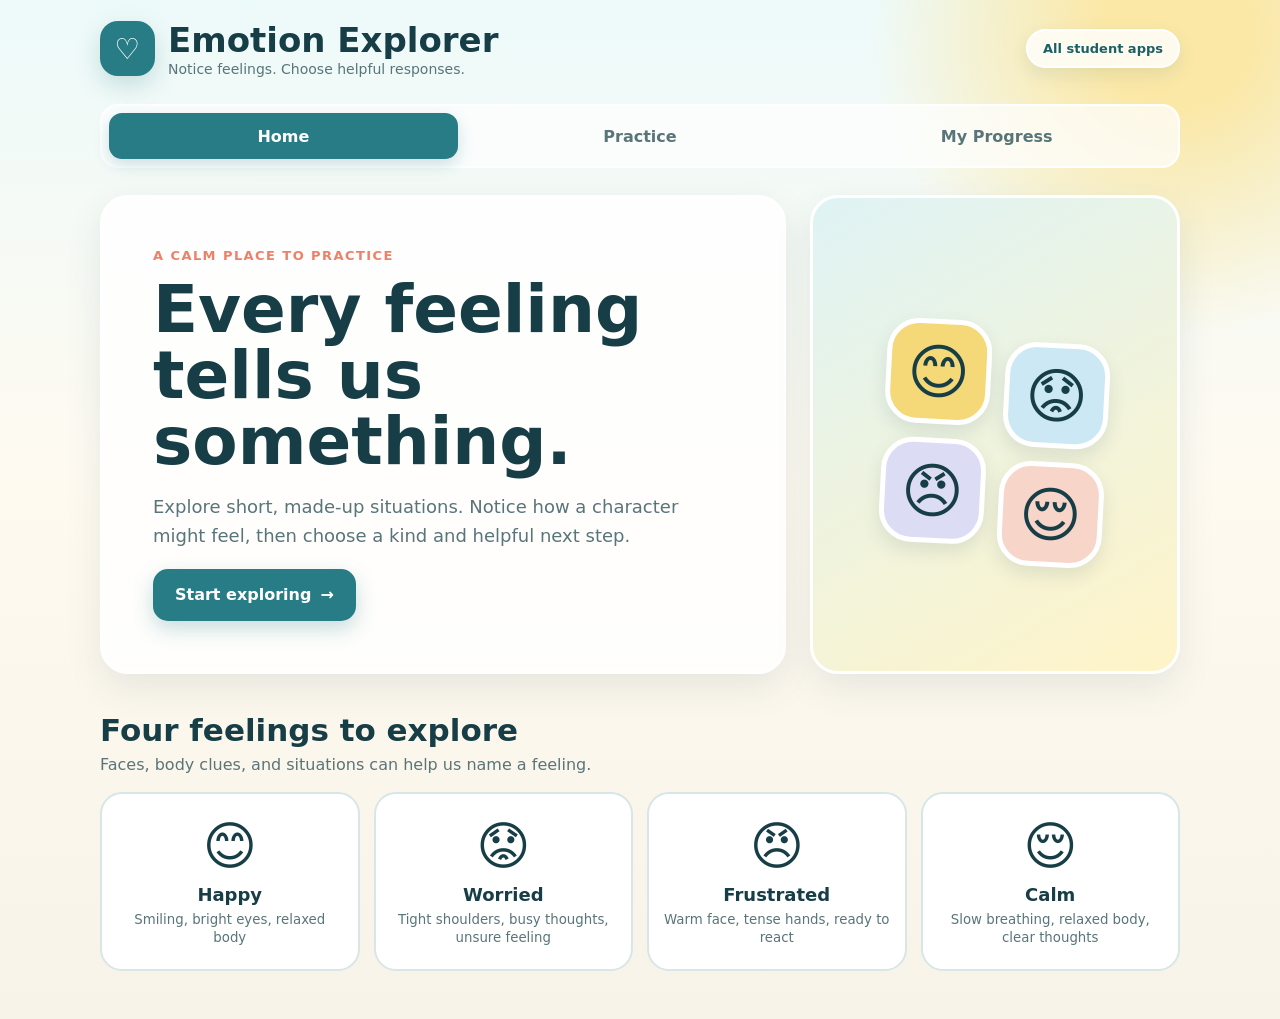
<file: emotion-explorer/index.html>
<!doctype html>
<html lang="en">
  <head>
    <meta charset="UTF-8" />
    <meta name="viewport" content="width=device-width, initial-scale=1.0" />
    <meta
      name="description"
      content="Emotion Explorer helps elementary learners name emotions and practice helpful responses through fictional scenarios."
    />
    <title>Emotion Explorer</title>
    <style>
      :root {
        color-scheme: light;
        --ink: #173e47;
        --muted: #58757a;
        --ocean: #287c86;
        --ocean-dark: #1b5f68;
        --sky: #dff3f5;
        --cream: #fffaf0;
        --coral: #ee8068;
        --yellow: #f5d978;
        --green: #5a9c76;
        --purple: #8776bd;
        --line: #d7e6e6;
        font-family: "Trebuchet MS", ui-rounded, system-ui, sans-serif;
      }

      * {
        box-sizing: border-box;
      }

      body {
        margin: 0;
        min-width: 320px;
        min-height: 100vh;
        background:
          radial-gradient(circle at 92% 3%, #fbe8a7 0 5%, transparent 20%),
          linear-gradient(180deg, #edfafa 0%, var(--cream) 48%, #f8f3e8 100%);
        color: var(--ink);
      }

      button,
      a {
        font: inherit;
      }

      button {
        color: inherit;
      }

      .app-shell {
        width: min(1080px, calc(100% - 30px));
        margin: 0 auto;
        padding: 20px 0 48px;
      }

      .topbar {
        display: flex;
        align-items: center;
        justify-content: space-between;
        gap: 20px;
      }

      .brand {
        display: flex;
        align-items: center;
        gap: 13px;
      }

      .brand-mark {
        display: grid;
        width: 55px;
        height: 55px;
        place-items: center;
        border-radius: 18px;
        background: var(--ocean);
        color: white;
        font-size: 29px;
        box-shadow: 0 9px 24px rgba(40, 124, 134, 0.22);
      }

      h1,
      h2,
      h3,
      p {
        margin-top: 0;
      }

      h1 {
        margin-bottom: 1px;
        font-size: clamp(23px, 4vw, 34px);
      }

      .brand p {
        margin-bottom: 0;
        color: var(--muted);
        font-size: 14px;
      }

      .lab-link {
        border: 2px solid white;
        border-radius: 999px;
        padding: 10px 15px;
        background: rgba(255, 255, 255, 0.8);
        color: var(--ocean-dark);
        font-size: 13px;
        font-weight: 800;
        text-decoration: none;
        box-shadow: 0 7px 18px rgba(27, 95, 104, 0.1);
      }

      .app-nav {
        display: flex;
        gap: 8px;
        margin: 27px 0;
        border: 2px solid white;
        border-radius: 18px;
        padding: 7px;
        background: rgba(255, 255, 255, 0.72);
      }

      .nav-button {
        min-height: 46px;
        flex: 1;
        border: 0;
        border-radius: 13px;
        background: transparent;
        color: var(--muted);
        font-weight: 800;
        cursor: pointer;
      }

      .nav-button.active {
        background: var(--ocean);
        color: white;
        box-shadow: 0 6px 16px rgba(40, 124, 134, 0.22);
      }

      .screen[hidden] {
        display: none;
      }

      .hero {
        display: grid;
        grid-template-columns: minmax(0, 1.3fr) minmax(260px, 0.7fr);
        gap: 24px;
        align-items: stretch;
      }

      .hero-copy,
      .hero-visual,
      .panel {
        border: 3px solid white;
        border-radius: 28px;
        background: rgba(255, 255, 255, 0.82);
        box-shadow: 0 14px 36px rgba(31, 83, 91, 0.1);
      }

      .hero-copy {
        padding: clamp(26px, 5vw, 50px);
      }

      .eyebrow {
        margin-bottom: 14px;
        color: var(--coral);
        font-size: 13px;
        font-weight: 900;
        letter-spacing: 0.11em;
        text-transform: uppercase;
      }

      .hero h2 {
        max-width: 620px;
        margin-bottom: 18px;
        font-size: clamp(38px, 7vw, 66px);
        line-height: 1;
      }

      .hero-copy > p:not(.eyebrow) {
        max-width: 650px;
        color: var(--muted);
        font-size: 18px;
        line-height: 1.6;
      }

      .primary-button,
      .secondary-button {
        display: inline-flex;
        min-height: 52px;
        align-items: center;
        justify-content: center;
        gap: 9px;
        border-radius: 15px;
        padding: 0 22px;
        font-size: 16px;
        font-weight: 900;
        cursor: pointer;
      }

      .primary-button {
        border: 0;
        background: var(--ocean);
        color: white;
        box-shadow: 0 8px 20px rgba(40, 124, 134, 0.25);
      }

      .primary-button:hover,
      .primary-button:focus-visible {
        background: var(--ocean-dark);
      }

      .secondary-button {
        border: 2px solid var(--line);
        background: white;
        color: var(--ocean-dark);
      }

      .hero-visual {
        display: grid;
        min-height: 310px;
        place-items: center;
        overflow: hidden;
        padding: 30px;
        background: linear-gradient(150deg, #dff3f5, #fff4c8);
      }

      .face-cluster {
        display: grid;
        grid-template-columns: repeat(2, 105px);
        gap: 14px;
        rotate: 3deg;
      }

      .face-cluster span {
        display: grid;
        width: 105px;
        height: 105px;
        place-items: center;
        border: 5px solid white;
        border-radius: 32px;
        background: var(--yellow);
        font-size: 60px;
        box-shadow: 0 8px 18px rgba(48, 83, 88, 0.12);
      }

      .face-cluster span:nth-child(2) {
        translate: 0 18px;
        background: #cce8f4;
      }

      .face-cluster span:nth-child(3) {
        background: #dddcf5;
      }

      .face-cluster span:nth-child(4) {
        translate: 0 18px;
        background: #f8d5c9;
      }

      .section-heading {
        margin: 38px 0 18px;
      }

      .section-heading h2 {
        margin-bottom: 7px;
        font-size: 31px;
      }

      .section-heading p {
        margin-bottom: 0;
        color: var(--muted);
        font-size: 16px;
      }

      .emotion-grid {
        display: grid;
        grid-template-columns: repeat(4, 1fr);
        gap: 14px;
      }

      .emotion-card {
        border: 2px solid var(--line);
        border-radius: 22px;
        padding: 22px 14px;
        background: white;
        text-align: center;
      }

      .emotion-card span {
        display: block;
        font-size: 52px;
      }

      .emotion-card strong {
        display: block;
        margin-top: 8px;
        font-size: 18px;
      }

      .emotion-card small {
        display: block;
        min-height: 34px;
        margin-top: 6px;
        color: var(--muted);
        line-height: 1.35;
      }

      .practice-layout {
        display: grid;
        grid-template-columns: 0.72fr 1.28fr;
        gap: 20px;
      }

      .panel {
        padding: clamp(22px, 4vw, 34px);
      }

      .journey-panel {
        background: linear-gradient(180deg, #e3f5f5, #f8fbf9);
      }

      .journey-panel small {
        color: var(--ocean-dark);
        font-weight: 900;
        letter-spacing: 0.08em;
        text-transform: uppercase;
      }

      .journey-panel h2 {
        margin: 10px 0 14px;
        font-size: 30px;
      }

      .journey-panel p {
        color: var(--muted);
        line-height: 1.55;
      }

      .scenario-progress {
        display: flex;
        gap: 8px;
        margin-top: 24px;
      }

      .scenario-progress span {
        height: 9px;
        flex: 1;
        border-radius: 999px;
        background: #cbdede;
      }

      .scenario-progress span.done,
      .scenario-progress span.current {
        background: var(--ocean);
      }

      .scenario-progress span.current {
        outline: 3px solid rgba(40, 124, 134, 0.2);
        outline-offset: 2px;
      }

      .scenario-icon {
        display: grid;
        width: 82px;
        height: 82px;
        place-items: center;
        margin-bottom: 18px;
        border-radius: 26px;
        background: #fff2c3;
        font-size: 47px;
      }

      .scenario-title {
        margin-bottom: 10px;
        font-size: clamp(25px, 4vw, 36px);
      }

      .scenario-text {
        color: var(--muted);
        font-size: 18px;
        line-height: 1.55;
      }

      .question-block {
        margin-top: 24px;
        border-top: 2px solid #edf2f1;
        padding-top: 22px;
      }

      .question-block h3 {
        font-size: 21px;
      }

      .answer-grid {
        display: grid;
        grid-template-columns: repeat(2, 1fr);
        gap: 11px;
      }

      .answer-button {
        min-height: 58px;
        border: 2px solid var(--line);
        border-radius: 16px;
        padding: 10px 14px;
        background: #fbfdfc;
        font-size: 16px;
        font-weight: 800;
        cursor: pointer;
      }

      .answer-button:hover,
      .answer-button:focus-visible {
        border-color: var(--ocean);
        background: var(--sky);
      }

      .feedback {
        margin-top: 17px;
        border-left: 5px solid var(--ocean);
        border-radius: 13px;
        padding: 15px 17px;
        background: var(--sky);
        color: var(--ocean-dark);
        font-size: 16px;
        font-weight: 800;
        line-height: 1.45;
      }

      .feedback.try-again {
        border-color: var(--coral);
        background: #fff0eb;
        color: #854735;
      }

      .next-row {
        display: flex;
        justify-content: flex-end;
        margin-top: 18px;
      }

      .progress-card {
        display: grid;
        grid-template-columns: auto 1fr;
        gap: 28px;
        align-items: center;
      }

      .progress-ring {
        display: grid;
        width: 160px;
        height: 160px;
        place-items: center;
        border-radius: 50%;
        background: conic-gradient(var(--ocean) var(--progress), #dfeceb 0);
      }

      .progress-ring::before {
        content: "";
        grid-area: 1 / 1;
        width: 125px;
        height: 125px;
        border-radius: 50%;
        background: white;
      }

      .progress-ring strong {
        z-index: 1;
        grid-area: 1 / 1;
        font-size: 32px;
      }

      .progress-copy h2 {
        margin-bottom: 8px;
        font-size: 34px;
      }

      .progress-copy p {
        color: var(--muted);
        font-size: 17px;
        line-height: 1.55;
      }

      .stats {
        display: grid;
        grid-template-columns: repeat(2, minmax(0, 1fr));
        gap: 12px;
        margin: 20px 0;
      }

      .stat {
        border-radius: 16px;
        padding: 17px;
        background: #eef7f5;
      }

      .stat strong,
      .stat span {
        display: block;
      }

      .stat strong {
        font-size: 27px;
      }

      .stat span {
        margin-top: 3px;
        color: var(--muted);
        font-size: 13px;
      }

      .privacy-note {
        margin-top: 25px;
        border-radius: 16px;
        padding: 15px 17px;
        background: #f4f1fb;
        color: #62538b;
        line-height: 1.5;
      }

      @media (max-width: 790px) {
        .hero,
        .practice-layout,
        .progress-card {
          grid-template-columns: 1fr;
        }

        .emotion-grid {
          grid-template-columns: repeat(2, 1fr);
        }

        .progress-ring {
          margin: 0 auto;
        }
      }

      @media (max-width: 520px) {
        .brand p,
        .lab-link {
          display: none;
        }

        .app-nav {
          position: sticky;
          z-index: 5;
          top: 8px;
        }

        .nav-button {
          font-size: 13px;
        }

        .hero-visual {
          min-height: 250px;
        }

        .face-cluster {
          grid-template-columns: repeat(2, 82px);
        }

        .face-cluster span {
          width: 82px;
          height: 82px;
          border-radius: 25px;
          font-size: 47px;
        }

        .answer-grid,
        .stats {
          grid-template-columns: 1fr;
        }
      }
    </style>
  </head>
  <body>
    <main class="app-shell">
      <header class="topbar">
        <div class="brand">
          <span class="brand-mark" aria-hidden="true">♡</span>
          <div>
            <h1>Emotion Explorer</h1>
            <p>Notice feelings. Choose helpful responses.</p>
          </div>
        </div>
        <a class="lab-link" href="/">All student apps</a>
      </header>

      <nav class="app-nav" aria-label="Emotion Explorer sections">
        <button class="nav-button active" data-screen="home">Home</button>
        <button class="nav-button" data-screen="practice">Practice</button>
        <button class="nav-button" data-screen="progress">My Progress</button>
      </nav>

      <section id="home-screen" class="screen">
        <div class="hero">
          <div class="hero-copy">
            <p class="eyebrow">A calm place to practice</p>
            <h2>Every feeling tells us something.</h2>
            <p>
              Explore short, made-up situations. Notice how a character might
              feel, then choose a kind and helpful next step.
            </p>
            <button class="primary-button" data-go="practice">
              Start exploring <span aria-hidden="true">→</span>
            </button>
          </div>
          <div class="hero-visual" aria-label="Four illustrated emotion faces">
            <div class="face-cluster" aria-hidden="true">
              <span>😊</span><span>😟</span><span>😠</span><span>😌</span>
            </div>
          </div>
        </div>

        <div class="section-heading">
          <h2>Four feelings to explore</h2>
          <p>Faces, body clues, and situations can help us name a feeling.</p>
        </div>
        <div class="emotion-grid">
          <article class="emotion-card">
            <span aria-hidden="true">😊</span><strong>Happy</strong>
            <small>Smiling, bright eyes, relaxed body</small>
          </article>
          <article class="emotion-card">
            <span aria-hidden="true">😟</span><strong>Worried</strong>
            <small>Tight shoulders, busy thoughts, unsure feeling</small>
          </article>
          <article class="emotion-card">
            <span aria-hidden="true">😠</span><strong>Frustrated</strong>
            <small>Warm face, tense hands, ready to react</small>
          </article>
          <article class="emotion-card">
            <span aria-hidden="true">😌</span><strong>Calm</strong>
            <small>Slow breathing, relaxed body, clear thoughts</small>
          </article>
        </div>
      </section>

      <section id="practice-screen" class="screen" hidden>
        <div class="practice-layout">
          <aside class="panel journey-panel">
            <small>Learning journey</small>
            <h2>Name it. Think. Choose.</h2>
            <p>
              Read each fictional situation. First identify the feeling. Then
              choose a response that could help.
            </p>
            <div id="scenario-progress" class="scenario-progress" aria-label="Scenario progress"></div>
          </aside>

          <article class="panel" aria-live="polite">
            <div id="scenario-icon" class="scenario-icon" aria-hidden="true">🎨</div>
            <h2 id="scenario-title" class="scenario-title"></h2>
            <p id="scenario-text" class="scenario-text"></p>
            <div class="question-block">
              <h3 id="question-text"></h3>
              <div id="answer-grid" class="answer-grid"></div>
              <div id="feedback" class="feedback" role="status">
                Choose the answer that fits best.
              </div>
              <div class="next-row">
                <button id="next-button" class="primary-button" hidden>
                  Next step <span aria-hidden="true">→</span>
                </button>
              </div>
            </div>
          </article>
        </div>
      </section>

      <section id="progress-screen" class="screen" hidden>
        <div class="panel progress-card">
          <div id="progress-ring" class="progress-ring" style="--progress: 0%">
            <strong id="progress-percent">0%</strong>
          </div>
          <div class="progress-copy">
            <p class="eyebrow">Your practice summary</p>
            <h2>Small steps build emotional skills.</h2>
            <p id="progress-message">
              Complete a fictional scenario to begin your progress summary.
            </p>
            <div class="stats">
              <div class="stat">
                <strong id="completed-count">0</strong>
                <span>scenarios completed</span>
              </div>
              <div class="stat">
                <strong id="emotion-count">0</strong>
                <span>emotion words practiced</span>
              </div>
            </div>
            <button id="continue-button" class="primary-button">Continue practicing</button>
            <button id="reset-button" class="secondary-button">Reset practice</button>
            <p class="privacy-note">
              <strong>Privacy note:</strong> This prototype saves only activity
              progress in this browser. It does not ask for a name or collect
              student information.
            </p>
          </div>
        </div>
      </section>
    </main>

    <script>
      const scenarios = [
        {
          icon: "🎨",
          title: "The picture changed",
          text: "Jordan worked carefully on a drawing. A cup of water tipped over and made the colors run.",
          emotion: "Frustrated",
          emotionAnswers: ["Happy", "Frustrated", "Calm", "Proud"],
          response: "Take a slow breath and ask for help making a new plan.",
          responseAnswers: [
            "Rip the paper and yell.",
            "Hide the spill and walk away.",
            "Take a slow breath and ask for help making a new plan.",
            "Blame someone nearby.",
          ],
          emotionFeedback: "Jordan may feel frustrated because careful work changed unexpectedly.",
          responseFeedback: "A slow breath helps the body settle, and asking for help supports a new plan.",
        },
        {
          icon: "🏫",
          title: "A new classroom",
          text: "Sam is visiting a new classroom and does not know where to sit or who to talk with yet.",
          emotion: "Worried",
          emotionAnswers: ["Worried", "Silly", "Angry", "Bored"],
          response: "Ask the teacher where to begin and take three gentle breaths.",
          responseAnswers: [
            "Run out of the room.",
            "Ask the teacher where to begin and take three gentle breaths.",
            "Pretend no one else is there.",
            "Push into the first seat you see.",
          ],
          emotionFeedback: "New places can bring worried feelings when we do not know what will happen next.",
          responseFeedback: "A clear question and slow breathing can make a new situation feel more manageable.",
        },
        {
          icon: "⚽",
          title: "Invited to play",
          text: "A classmate asks Lee to join a favorite playground game after Lee has been waiting nearby.",
          emotion: "Happy",
          emotionAnswers: ["Lonely", "Worried", "Happy", "Frustrated"],
          response: "Smile, say thank you, and join the game respectfully.",
          responseAnswers: [
            "Smile, say thank you, and join the game respectfully.",
            "Tell everyone they must follow your rules.",
            "Ignore the invitation.",
            "Take the ball away.",
          ],
          emotionFeedback: "Being included in something we enjoy can bring a happy feeling.",
          responseFeedback: "Showing appreciation and joining respectfully helps everyone enjoy the game.",
        },
      ];

      const state = {
        scenario: 0,
        step: "emotion",
        completed: Number(localStorage.getItem("emotionExplorerCompleted") || 0),
        emotions: new Set(JSON.parse(localStorage.getItem("emotionExplorerWords") || "[]")),
      };

      const navButtons = document.querySelectorAll(".nav-button");
      const screens = document.querySelectorAll(".screen");
      const answerGrid = document.querySelector("#answer-grid");
      const feedback = document.querySelector("#feedback");
      const nextButton = document.querySelector("#next-button");

      function showScreen(name) {
        screens.forEach((screen) => {
          screen.hidden = screen.id !== `${name}-screen`;
        });
        navButtons.forEach((button) => {
          button.classList.toggle("active", button.dataset.screen === name);
        });
        if (name === "practice") renderScenario();
        if (name === "progress") renderProgress();
        window.scrollTo({ top: 0, behavior: "smooth" });
      }

      function renderScenario() {
        const scenario = scenarios[state.scenario];
        document.querySelector("#scenario-icon").textContent = scenario.icon;
        document.querySelector("#scenario-title").textContent = scenario.title;
        document.querySelector("#scenario-text").textContent = scenario.text;
        const isEmotionStep = state.step === "emotion";
        document.querySelector("#question-text").textContent = isEmotionStep
          ? "How might the character feel?"
          : "What could be a helpful next step?";
        const answers = isEmotionStep ? scenario.emotionAnswers : scenario.responseAnswers;
        answerGrid.innerHTML = "";
        answers.forEach((answer) => {
          const button = document.createElement("button");
          button.className = "answer-button";
          button.textContent = answer;
          button.addEventListener("click", () => checkAnswer(answer));
          answerGrid.append(button);
        });
        feedback.className = "feedback";
        feedback.textContent = "Choose the answer that fits best.";
        nextButton.hidden = true;
        nextButton.textContent = isEmotionStep ? "Choose a helpful response →" : "Next scenario →";
        renderScenarioProgress();
      }

      function checkAnswer(answer) {
        const scenario = scenarios[state.scenario];
        const isEmotionStep = state.step === "emotion";
        const correct = answer === (isEmotionStep ? scenario.emotion : scenario.response);
        feedback.className = correct ? "feedback" : "feedback try-again";
        if (!correct) {
          feedback.textContent = "That choice may not fit as well. Look at the clues and try another answer.";
          return;
        }
        feedback.textContent = isEmotionStep ? scenario.emotionFeedback : scenario.responseFeedback;
        answerGrid.querySelectorAll("button").forEach((button) => {
          button.disabled = true;
          if (button.textContent === answer) {
            button.style.borderColor = "var(--green)";
            button.style.background = "#e8f5ec";
          }
        });
        nextButton.hidden = false;
      }

      function advance() {
        const scenario = scenarios[state.scenario];
        if (state.step === "emotion") {
          state.emotions.add(scenario.emotion);
          state.step = "response";
          renderScenario();
          return;
        }
        state.completed = Math.max(state.completed, state.scenario + 1);
        localStorage.setItem("emotionExplorerCompleted", String(state.completed));
        localStorage.setItem("emotionExplorerWords", JSON.stringify([...state.emotions]));
        if (state.scenario < scenarios.length - 1) {
          state.scenario += 1;
          state.step = "emotion";
          renderScenario();
        } else {
          showScreen("progress");
        }
      }

      function renderScenarioProgress() {
        const holder = document.querySelector("#scenario-progress");
        holder.innerHTML = scenarios
          .map((_, index) => `<span class="${index < state.scenario ? "done" : index === state.scenario ? "current" : ""}"></span>`)
          .join("");
        holder.setAttribute("aria-label", `Scenario ${state.scenario + 1} of ${scenarios.length}`);
      }

      function renderProgress() {
        const completed = Math.min(state.completed, scenarios.length);
        const percent = Math.round((completed / scenarios.length) * 100);
        document.querySelector("#progress-ring").style.setProperty("--progress", `${percent}%`);
        document.querySelector("#progress-percent").textContent = `${percent}%`;
        document.querySelector("#completed-count").textContent = completed;
        document.querySelector("#emotion-count").textContent = state.emotions.size;
        document.querySelector("#progress-message").textContent = completed
          ? `You have practiced ${state.emotions.size} emotion word${state.emotions.size === 1 ? "" : "s"} and explored ${completed} fictional scenario${completed === 1 ? "" : "s"}.`
          : "Complete a fictional scenario to begin your progress summary.";
      }

      navButtons.forEach((button) => button.addEventListener("click", () => showScreen(button.dataset.screen)));
      document.querySelectorAll("[data-go]").forEach((button) => button.addEventListener("click", () => showScreen(button.dataset.go)));
      nextButton.addEventListener("click", advance);
      document.querySelector("#continue-button").addEventListener("click", () => {
        state.scenario = Math.min(state.completed, scenarios.length - 1);
        state.step = "emotion";
        showScreen("practice");
      });
      document.querySelector("#reset-button").addEventListener("click", () => {
        localStorage.removeItem("emotionExplorerCompleted");
        localStorage.removeItem("emotionExplorerWords");
        state.completed = 0;
        state.emotions.clear();
        state.scenario = 0;
        state.step = "emotion";
        renderProgress();
      });
    </script>
  </body>
</html>
</file>
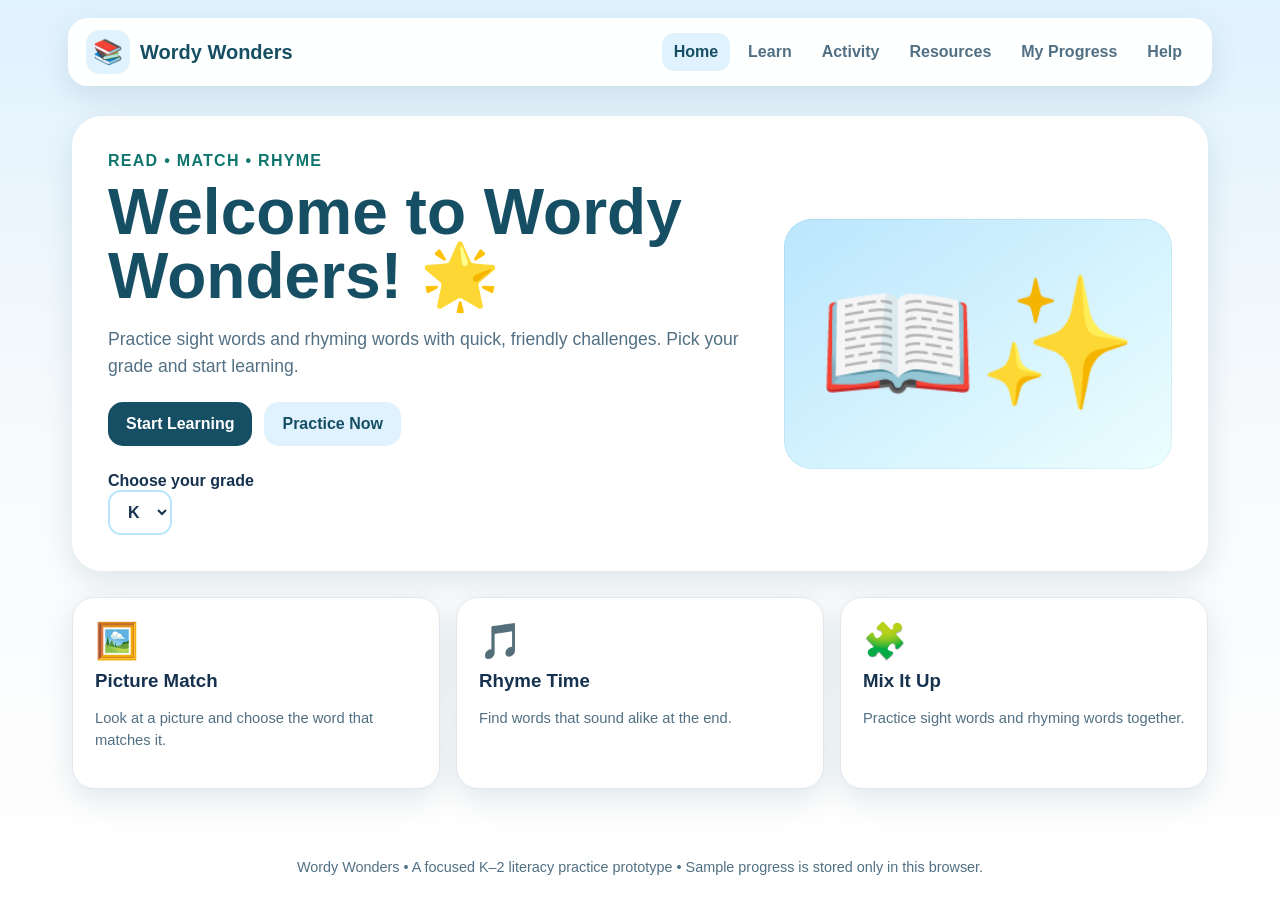
<file: green-wordy-wonders/index.html>
<!DOCTYPE html>
<html lang="en">
<head>
<meta charset="UTF-8">
<meta name="viewport" content="width=device-width, initial-scale=1.0">
<title>Wordy Wonders</title>
<style>
:root{
  --navy:#164e63; --sky:#e0f2fe; --blue:#38bdf8; --deep:#0f766e;
  --cream:#f8fafc; --white:#fff; --ink:#16324f; --muted:#527084;
  --green:#15803d; --green-bg:#dcfce7; --red:#b91c1c; --red-bg:#fee2e2;
  --yellow:#facc15; --shadow:0 10px 30px rgba(15,76,92,.12); --radius:22px;
}
*{box-sizing:border-box} body{margin:0;font-family:Arial,Helvetica,sans-serif;background:linear-gradient(180deg,#e0f2fe 0%,#f8fafc 48%,#fff 100%);color:var(--ink);min-height:100vh}
button,select{font:inherit} button{cursor:pointer}
.app{max-width:1180px;margin:auto;min-height:100vh;padding:18px}
header{display:flex;align-items:center;justify-content:space-between;gap:16px;background:rgba(255,255,255,.95);padding:12px 18px;border-radius:20px;box-shadow:var(--shadow);position:sticky;top:12px;z-index:10}
.brand{display:flex;align-items:center;gap:10px;font-weight:900;color:var(--navy);font-size:1.25rem}.logo{width:44px;height:44px;border-radius:14px;background:var(--sky);display:grid;place-items:center;font-size:1.5rem}
nav{display:flex;gap:6px;flex-wrap:wrap;justify-content:flex-end}.nav-btn{border:0;background:transparent;color:var(--muted);padding:10px 12px;border-radius:12px;font-weight:700}.nav-btn:hover,.nav-btn.active{background:var(--sky);color:var(--navy)}
main{padding:30px 4px 50px}.hero{background:var(--white);border-radius:30px;padding:36px;box-shadow:var(--shadow);display:grid;grid-template-columns:1.25fr .75fr;gap:30px;align-items:center}
h1{font-size:clamp(2.2rem,5vw,4.4rem);line-height:1;margin:10px 0;color:var(--navy)}h2{font-size:2rem;margin:0 0 10px}h3{margin:8px 0}.eyebrow{color:var(--deep);font-weight:900;text-transform:uppercase;letter-spacing:.08em}.sub{font-size:1.1rem;line-height:1.55;color:var(--muted);max-width:650px}
.hero-art{min-height:250px;border-radius:28px;background:linear-gradient(145deg,#bae6fd,#ecfeff);display:grid;place-items:center;font-size:8rem;box-shadow:inset 0 0 0 1px rgba(14,116,144,.08)}
.actions{display:flex;gap:12px;flex-wrap:wrap;margin-top:22px}.primary,.secondary,.choice{border:0;border-radius:15px;padding:13px 18px;font-weight:800}.primary{background:var(--navy);color:#fff}.primary:hover{background:#0e7490}.secondary{background:var(--sky);color:var(--navy)}.primary:focus,.secondary:focus,.choice:focus,.nav-btn:focus,select:focus{outline:3px solid #facc15;outline-offset:2px}
.section{margin-top:26px}.cards{display:grid;grid-template-columns:repeat(3,1fr);gap:16px}.card{background:#fff;border-radius:22px;padding:22px;box-shadow:var(--shadow);border:1px solid #e2e8f0}.icon{font-size:2.2rem}.small{font-size:.92rem;color:var(--muted);line-height:1.5}
.topline{display:flex;align-items:center;justify-content:space-between;gap:15px;flex-wrap:wrap}.pill{display:inline-flex;align-items:center;gap:7px;padding:8px 12px;background:var(--sky);border-radius:999px;font-weight:800;color:var(--navy)}
select{border:2px solid #bae6fd;border-radius:13px;padding:11px 14px;background:#fff;color:var(--ink);font-weight:700}
.page{background:#fff;border-radius:28px;padding:30px;box-shadow:var(--shadow)}.activity-grid{display:grid;grid-template-columns:1fr 1fr;gap:18px;margin-top:20px}.activity-card{border:2px solid #dbeafe;border-radius:22px;padding:24px;background:linear-gradient(180deg,#fff,#f0f9ff)}
.word-picture{font-size:7rem;text-align:center;margin:12px 0}.question{font-size:1.3rem;font-weight:800;text-align:center}.choices{display:grid;grid-template-columns:repeat(2,1fr);gap:12px;margin-top:18px}.choice{background:#f8fafc;border:2px solid #cbd5e1;color:var(--ink);min-height:58px}.choice:hover{border-color:var(--blue);background:#eff6ff}.choice.correct{background:var(--green-bg);border-color:#86efac;color:var(--green)}.choice.wrong{background:var(--red-bg);border-color:#fca5a5;color:var(--red)}
.progressbar{height:14px;background:#e2e8f0;border-radius:999px;overflow:hidden}.progressbar>div{height:100%;background:var(--blue);border-radius:999px;transition:width .3s}
.feedback{margin-top:18px;padding:17px;border-radius:17px}.feedback.good{background:var(--green-bg);color:#166534}.feedback.bad{background:var(--red-bg);color:#991b1b}
.statgrid{display:grid;grid-template-columns:repeat(4,1fr);gap:14px;margin-top:18px}.stat{background:#f0f9ff;border-radius:18px;padding:18px;text-align:center}.stat strong{display:block;font-size:1.8rem;color:var(--navy)}
.list{display:grid;gap:12px;margin-top:18px}.resource{padding:16px;border-radius:16px;background:#f8fafc;border:1px solid #e2e8f0}
footer{text-align:center;color:var(--muted);padding:20px;font-size:.9rem}
.hidden{display:none!important}
@media(max-width:850px){.hero{grid-template-columns:1fr}.cards{grid-template-columns:1fr}.activity-grid{grid-template-columns:1fr}.statgrid{grid-template-columns:repeat(2,1fr)}header{position:static}nav{width:100%;justify-content:center}.brand{width:100%;justify-content:center}}
@media(max-width:520px){.app{padding:10px}.hero,.page{padding:22px}.choices{grid-template-columns:1fr}.hero-art{min-height:180px;font-size:5.5rem}.statgrid{grid-template-columns:1fr 1fr}h1{font-size:2.7rem}}
</style>
</head>
<body>
<div class="app">
<header>
  <div class="brand"><div class="logo" aria-hidden="true">📚</div><span>Wordy Wonders</span></div>
  <nav aria-label="Main navigation">
    <button class="nav-btn active" data-page="home">Home</button>
    <button class="nav-btn" data-page="learn">Learn</button>
    <button class="nav-btn" data-page="activity">Activity</button>
    <button class="nav-btn" data-page="resources">Resources</button>
    <button class="nav-btn" data-page="progress">My Progress</button>
    <button class="nav-btn" data-page="about">Help</button>
  </nav>
</header>
<main id="main"></main>
<footer>Wordy Wonders • A focused K–2 literacy practice prototype • Sample progress is stored only in this browser.</footer>
</div>
<script>
const DATA={"K":{"sight":[{"type":"sight","id":"s0","emoji":"\ud83d\udc31","answer":"cat","choices":["cat","ball","bear","flower"]},{"type":"sight","id":"s1","emoji":"\ud83d\udc36","answer":"dog","choices":["dog","book","bunny","rain"]},{"type":"sight","id":"s2","emoji":"\ud83d\ude97","answer":"car","choices":["car","apple","duck","cloud"]},{"type":"sight","id":"s3","emoji":"\ud83d\udecf\ufe0f","answer":"bed","choices":["bed","milk","horse","star"]},{"type":"sight","id":"s4","emoji":"\u2600\ufe0f","answer":"sun","choices":["sun","shoe","pig","fire"]},{"type":"sight","id":"s5","emoji":"\ud83c\udf19","answer":"moon","choices":["moon","hat","cow","rainbow"]},{"type":"sight","id":"s6","emoji":"\ud83d\udc1f","answer":"fish","choices":["fish","bus","mouse","banana"]},{"type":"sight","id":"s7","emoji":"\ud83d\udc26","answer":"bird","choices":["bird","bike","lion","orange"]},{"type":"sight","id":"s8","emoji":"\ud83c\udf33","answer":"tree","choices":["tree","frog","tiger","carrot"]},{"type":"sight","id":"s9","emoji":"\ud83c\udfe0","answer":"house","choices":["house","goat","elephant","pizza"]},{"type":"sight","id":"s10","emoji":"\u26bd","answer":"ball","choices":["ball","bear","flower","cake"]},{"type":"sight","id":"s11","emoji":"\ud83d\udcd6","answer":"book","choices":["book","bunny","rain","cookie"]},{"type":"sight","id":"s12","emoji":"\ud83c\udf4e","answer":"apple","choices":["apple","duck","cloud","toy"]},{"type":"sight","id":"s13","emoji":"\ud83e\udd5b","answer":"milk","choices":["milk","horse","star","pencil"]},{"type":"sight","id":"s14","emoji":"\ud83d\udc5f","answer":"shoe","choices":["shoe","pig","fire","backpack"]},{"type":"sight","id":"s15","emoji":"\ud83e\udde2","answer":"hat","choices":["hat","cow","rainbow","chair"]},{"type":"sight","id":"s16","emoji":"\ud83d\ude8c","answer":"bus","choices":["bus","mouse","banana","door"]},{"type":"sight","id":"s17","emoji":"\ud83d\udeb2","answer":"bike","choices":["bike","lion","orange","sock"]},{"type":"sight","id":"s18","emoji":"\ud83d\udc38","answer":"frog","choices":["frog","tiger","carrot","glove"]},{"type":"sight","id":"s19","emoji":"\ud83d\udc10","answer":"goat","choices":["goat","elephant","pizza","balloon"]},{"type":"sight","id":"s20","emoji":"\ud83d\udc3b","answer":"bear","choices":["bear","flower","cake","cat"]},{"type":"sight","id":"s21","emoji":"\ud83d\udc30","answer":"bunny","choices":["bunny","rain","cookie","dog"]},{"type":"sight","id":"s22","emoji":"\ud83e\udd86","answer":"duck","choices":["duck","cloud","toy","car"]},{"type":"sight","id":"s23","emoji":"\ud83d\udc34","answer":"horse","choices":["horse","star","pencil","bed"]},{"type":"sight","id":"s24","emoji":"\ud83d\udc37","answer":"pig","choices":["pig","fire","backpack","sun"]},{"type":"sight","id":"s25","emoji":"\ud83d\udc2e","answer":"cow","choices":["cow","rainbow","chair","moon"]},{"type":"sight","id":"s26","emoji":"\ud83d\udc2d","answer":"mouse","choices":["mouse","banana","door","fish"]},{"type":"sight","id":"s27","emoji":"\ud83e\udd81","answer":"lion","choices":["lion","orange","sock","bird"]},{"type":"sight","id":"s28","emoji":"\ud83d\udc2f","answer":"tiger","choices":["tiger","carrot","glove","tree"]},{"type":"sight","id":"s29","emoji":"\ud83d\udc18","answer":"elephant","choices":["elephant","pizza","balloon","house"]},{"type":"sight","id":"s30","emoji":"\ud83c\udf38","answer":"flower","choices":["flower","cake","cat","ball"]},{"type":"sight","id":"s31","emoji":"\ud83c\udf27\ufe0f","answer":"rain","choices":["rain","cookie","dog","book"]},{"type":"sight","id":"s32","emoji":"\u2601\ufe0f","answer":"cloud","choices":["cloud","toy","car","apple"]},{"type":"sight","id":"s33","emoji":"\u2b50","answer":"star","choices":["star","pencil","bed","milk"]},{"type":"sight","id":"s34","emoji":"\ud83d\udd25","answer":"fire","choices":["fire","backpack","sun","shoe"]},{"type":"sight","id":"s35","emoji":"\ud83c\udf08","answer":"rainbow","choices":["rainbow","chair","moon","hat"]},{"type":"sight","id":"s36","emoji":"\ud83c\udf4c","answer":"banana","choices":["banana","door","fish","bus"]},{"type":"sight","id":"s37","emoji":"\ud83c\udf4a","answer":"orange","choices":["orange","sock","bird","bike"]},{"type":"sight","id":"s38","emoji":"\ud83e\udd55","answer":"carrot","choices":["carrot","glove","tree","frog"]},{"type":"sight","id":"s39","emoji":"\ud83c\udf55","answer":"pizza","choices":["pizza","balloon","house","goat"]},{"type":"sight","id":"s40","emoji":"\ud83c\udf82","answer":"cake","choices":["cake","cat","ball","bear"]},{"type":"sight","id":"s41","emoji":"\ud83c\udf6a","answer":"cookie","choices":["cookie","dog","book","bunny"]},{"type":"sight","id":"s42","emoji":"\ud83e\uddf8","answer":"toy","choices":["toy","car","apple","duck"]},{"type":"sight","id":"s43","emoji":"\u270f\ufe0f","answer":"pencil","choices":["pencil","bed","milk","horse"]},{"type":"sight","id":"s44","emoji":"\ud83c\udf92","answer":"backpack","choices":["backpack","sun","shoe","pig"]},{"type":"sight","id":"s45","emoji":"\ud83e\ude91","answer":"chair","choices":["chair","moon","hat","cow"]},{"type":"sight","id":"s46","emoji":"\ud83d\udeaa","answer":"door","choices":["door","fish","bus","mouse"]},{"type":"sight","id":"s47","emoji":"\ud83e\udde6","answer":"sock","choices":["sock","bird","bike","lion"]},{"type":"sight","id":"s48","emoji":"\ud83e\udde4","answer":"glove","choices":["glove","tree","frog","tiger"]},{"type":"sight","id":"s49","emoji":"\ud83c\udf88","answer":"balloon","choices":["balloon","house","goat","elephant"]}],"rhyme":[{"type":"rhyme","id":"r0","word":"cat","answer":"bat","choices":["bat","dog","fish","sun"]},{"type":"rhyme","id":"r1","word":"dog","answer":"log","choices":["log","cat","sun","fish"]},{"type":"rhyme","id":"r2","word":"sun","answer":"fun","choices":["fun","bed","dog","tree"]},{"type":"rhyme","id":"r3","word":"bed","answer":"red","choices":["red","cat","moon","fish"]},{"type":"rhyme","id":"r4","word":"fish","answer":"dish","choices":["dish","dog","sun","cake"]},{"type":"rhyme","id":"r5","word":"ball","answer":"tall","choices":["tall","fish","red","moon"]},{"type":"rhyme","id":"r6","word":"book","answer":"look","choices":["look","cat","sun","frog"]},{"type":"rhyme","id":"r7","word":"tree","answer":"bee","choices":["bee","dog","fish","car"]},{"type":"rhyme","id":"r8","word":"house","answer":"mouse","choices":["mouse","sun","bed","pig"]},{"type":"rhyme","id":"r9","word":"cake","answer":"snake","choices":["snake","dog","fish","moon"]},{"type":"rhyme","id":"r10","word":"bike","answer":"like","choices":["like","cat","sun","bed"]},{"type":"rhyme","id":"r11","word":"frog","answer":"log","choices":["log","fish","moon","tree"]},{"type":"rhyme","id":"r12","word":"star","answer":"car","choices":["car","dog","fish","bed"]},{"type":"rhyme","id":"r13","word":"moon","answer":"spoon","choices":["spoon","cat","sun","pig"]},{"type":"rhyme","id":"r14","word":"boat","answer":"goat","choices":["goat","fish","red","tree"]},{"type":"rhyme","id":"r15","word":"rain","answer":"train","choices":["train","dog","cat","moon"]},{"type":"rhyme","id":"r16","word":"light","answer":"night","choices":["night","fish","dog","cake"]},{"type":"rhyme","id":"r17","word":"play","answer":"day","choices":["day","sun","fish","bed"]},{"type":"rhyme","id":"r18","word":"blue","answer":"shoe","choices":["shoe","cat","dog","moon"]},{"type":"rhyme","id":"r19","word":"chair","answer":"bear","choices":["bear","fish","sun","pig"]},{"type":"rhyme","id":"r20","word":"king","answer":"ring","choices":["ring","dog","cat","fish"]},{"type":"rhyme","id":"r21","word":"sing","answer":"wing","choices":["wing","bed","moon","car"]},{"type":"rhyme","id":"r22","word":"hand","answer":"sand","choices":["sand","dog","fish","tree"]},{"type":"rhyme","id":"r23","word":"lake","answer":"make","choices":["make","cat","sun","pig"]},{"type":"rhyme","id":"r24","word":"hill","answer":"pill","choices":["pill","dog","fish","moon"]},{"type":"rhyme","id":"r25","word":"fox","answer":"box","choices":["box","cat","sun","tree"]},{"type":"rhyme","id":"r26","word":"sock","answer":"rock","choices":["rock","dog","fish","bed"]},{"type":"rhyme","id":"r27","word":"bug","answer":"hug","choices":["hug","cat","moon","tree"]},{"type":"rhyme","id":"r28","word":"pen","answer":"hen","choices":["hen","dog","sun","fish"]},{"type":"rhyme","id":"r29","word":"map","answer":"cap","choices":["cap","bed","moon","frog"]},{"type":"rhyme","id":"r30","word":"dish","answer":"wish","choices":["wish","cat","dog","sun"]},{"type":"rhyme","id":"r31","word":"top","answer":"hop","choices":["hop","fish","bed","tree"]},{"type":"rhyme","id":"r32","word":"run","answer":"sun","choices":["sun","cat","dog","moon"]},{"type":"rhyme","id":"r33","word":"red","answer":"bed","choices":["bed","fish","car","tree"]},{"type":"rhyme","id":"r34","word":"pig","answer":"wig","choices":["wig","dog","sun","moon"]},{"type":"rhyme","id":"r35","word":"jam","answer":"ham","choices":["ham","cat","fish","tree"]},{"type":"rhyme","id":"r36","word":"mail","answer":"sail","choices":["sail","dog","bed","sun"]},{"type":"rhyme","id":"r37","word":"road","answer":"toad","choices":["toad","cat","fish","moon"]},{"type":"rhyme","id":"r38","word":"three","answer":"free","choices":["free","dog","sun","cake"]},{"type":"rhyme","id":"r39","word":"smile","answer":"while","choices":["while","cat","bed","frog"]},{"type":"rhyme","id":"r40","word":"plane","answer":"train","choices":["train","dog","fish","moon"]},{"type":"rhyme","id":"r41","word":"goat","answer":"boat","choices":["boat","cat","sun","bed"]},{"type":"rhyme","id":"r42","word":"door","answer":"floor","choices":["floor","fish","cat","moon"]},{"type":"rhyme","id":"r43","word":"bell","answer":"shell","choices":["shell","dog","sun","pig"]},{"type":"rhyme","id":"r44","word":"fair","answer":"hair","choices":["hair","cat","fish","moon"]},{"type":"rhyme","id":"r45","word":"green","answer":"queen","choices":["queen","dog","bed","sun"]},{"type":"rhyme","id":"r46","word":"snow","answer":"glow","choices":["glow","cat","fish","tree"]},{"type":"rhyme","id":"r47","word":"day","answer":"play","choices":["play","dog","moon","pig"]},{"type":"rhyme","id":"r48","word":"night","answer":"bright","choices":["bright","cat","sun","fish"]},{"type":"rhyme","id":"r49","word":"mouse","answer":"house","choices":["house","dog","red","cake"]}]},"1":{"sight":[{"type":"sight","id":"s0","emoji":"\ud83c\udfe0","answer":"home","choices":["home","girl","strawberry","scissors"]},{"type":"sight","id":"s1","emoji":"\ud83c\udfc3","answer":"run","choices":["run","puppy","grapes","ruler"]},{"type":"sight","id":"s2","emoji":"\ud83d\ude0a","answer":"happy","choices":["happy","kitten","watermelon","crayon"]},{"type":"sight","id":"s3","emoji":"\ud83c\udf33","answer":"tree","choices":["tree","rabbit","lemon","pen"]},{"type":"sight","id":"s4","emoji":"\ud83d\udd35","answer":"blue","choices":["blue","turtle","sandwich","notebook"]},{"type":"sight","id":"s5","emoji":"\ud83d\ude8c","answer":"bus","choices":["bus","snake","cheese","calculator"]},{"type":"sight","id":"s6","emoji":"\ud83d\udc68","answer":"father","choices":["father","butterfly","bread","computer"]},{"type":"sight","id":"s7","emoji":"\ud83d\udc69","answer":"mother","choices":["mother","bee","egg","watch"]},{"type":"sight","id":"s8","emoji":"\ud83d\udc76","answer":"baby","choices":["baby","sunflower","rice","key"]},{"type":"sight","id":"s9","emoji":"\ud83d\udc66","answer":"boy","choices":["boy","rose","popcorn","umbrella"]},{"type":"sight","id":"s10","emoji":"\ud83d\udc67","answer":"girl","choices":["girl","strawberry","scissors","glasses"]},{"type":"sight","id":"s11","emoji":"\ud83d\udc15","answer":"puppy","choices":["puppy","grapes","ruler","gift"]},{"type":"sight","id":"s12","emoji":"\ud83d\udc08","answer":"kitten","choices":["kitten","watermelon","crayon","kite"]},{"type":"sight","id":"s13","emoji":"\ud83d\udc30","answer":"rabbit","choices":["rabbit","lemon","pen","guitar"]},{"type":"sight","id":"s14","emoji":"\ud83d\udc22","answer":"turtle","choices":["turtle","sandwich","notebook","drum"]},{"type":"sight","id":"s15","emoji":"\ud83d\udc0d","answer":"snake","choices":["snake","cheese","calculator","train"]},{"type":"sight","id":"s16","emoji":"\ud83e\udd8b","answer":"butterfly","choices":["butterfly","bread","computer","airplane"]},{"type":"sight","id":"s17","emoji":"\ud83d\udc1d","answer":"bee","choices":["bee","egg","watch","ship"]},{"type":"sight","id":"s18","emoji":"\ud83c\udf3b","answer":"sunflower","choices":["sunflower","rice","key","rocket"]},{"type":"sight","id":"s19","emoji":"\ud83c\udf39","answer":"rose","choices":["rose","popcorn","umbrella","basketball"]},{"type":"sight","id":"s20","emoji":"\ud83c\udf53","answer":"strawberry","choices":["strawberry","scissors","glasses","home"]},{"type":"sight","id":"s21","emoji":"\ud83c\udf47","answer":"grapes","choices":["grapes","ruler","gift","run"]},{"type":"sight","id":"s22","emoji":"\ud83c\udf49","answer":"watermelon","choices":["watermelon","crayon","kite","happy"]},{"type":"sight","id":"s23","emoji":"\ud83c\udf4b","answer":"lemon","choices":["lemon","pen","guitar","tree"]},{"type":"sight","id":"s24","emoji":"\ud83e\udd6a","answer":"sandwich","choices":["sandwich","notebook","drum","blue"]},{"type":"sight","id":"s25","emoji":"\ud83e\uddc0","answer":"cheese","choices":["cheese","calculator","train","bus"]},{"type":"sight","id":"s26","emoji":"\ud83c\udf5e","answer":"bread","choices":["bread","computer","airplane","father"]},{"type":"sight","id":"s27","emoji":"\ud83e\udd5a","answer":"egg","choices":["egg","watch","ship","mother"]},{"type":"sight","id":"s28","emoji":"\ud83c\udf5a","answer":"rice","choices":["rice","key","rocket","baby"]},{"type":"sight","id":"s29","emoji":"\ud83c\udf7f","answer":"popcorn","choices":["popcorn","umbrella","basketball","boy"]},{"type":"sight","id":"s30","emoji":"\u2702\ufe0f","answer":"scissors","choices":["scissors","glasses","home","girl"]},{"type":"sight","id":"s31","emoji":"\ud83d\udccf","answer":"ruler","choices":["ruler","gift","run","puppy"]},{"type":"sight","id":"s32","emoji":"\ud83d\udd8d\ufe0f","answer":"crayon","choices":["crayon","kite","happy","kitten"]},{"type":"sight","id":"s33","emoji":"\ud83d\udd8a\ufe0f","answer":"pen","choices":["pen","guitar","tree","rabbit"]},{"type":"sight","id":"s34","emoji":"\ud83d\udcd3","answer":"notebook","choices":["notebook","drum","blue","turtle"]},{"type":"sight","id":"s35","emoji":"\ud83e\uddee","answer":"calculator","choices":["calculator","train","bus","snake"]},{"type":"sight","id":"s36","emoji":"\ud83d\udda5\ufe0f","answer":"computer","choices":["computer","airplane","father","butterfly"]},{"type":"sight","id":"s37","emoji":"\u231a","answer":"watch","choices":["watch","ship","mother","bee"]},{"type":"sight","id":"s38","emoji":"\ud83d\udd11","answer":"key","choices":["key","rocket","baby","sunflower"]},{"type":"sight","id":"s39","emoji":"\u2602\ufe0f","answer":"umbrella","choices":["umbrella","basketball","boy","rose"]},{"type":"sight","id":"s40","emoji":"\ud83d\udc53","answer":"glasses","choices":["glasses","home","girl","strawberry"]},{"type":"sight","id":"s41","emoji":"\ud83c\udf81","answer":"gift","choices":["gift","run","puppy","grapes"]},{"type":"sight","id":"s42","emoji":"\ud83e\ude81","answer":"kite","choices":["kite","happy","kitten","watermelon"]},{"type":"sight","id":"s43","emoji":"\ud83c\udfb8","answer":"guitar","choices":["guitar","tree","rabbit","lemon"]},{"type":"sight","id":"s44","emoji":"\ud83e\udd41","answer":"drum","choices":["drum","blue","turtle","sandwich"]},{"type":"sight","id":"s45","emoji":"\ud83d\ude82","answer":"train","choices":["train","bus","snake","cheese"]},{"type":"sight","id":"s46","emoji":"\u2708\ufe0f","answer":"airplane","choices":["airplane","father","butterfly","bread"]},{"type":"sight","id":"s47","emoji":"\ud83d\udea2","answer":"ship","choices":["ship","mother","bee","egg"]},{"type":"sight","id":"s48","emoji":"\ud83d\ude80","answer":"rocket","choices":["rocket","baby","sunflower","rice"]},{"type":"sight","id":"s49","emoji":"\ud83c\udfc0","answer":"basketball","choices":["basketball","boy","rose","popcorn"]}],"rhyme":[{"type":"rhyme","id":"r0","word":"rug","answer":"mug","choices":["mug","cat","fish","sun"]},{"type":"rhyme","id":"r1","word":"home","answer":"dome","choices":["dome","dog","fish","red"]},{"type":"rhyme","id":"r2","word":"tree","answer":"free","choices":["free","cat","moon","dog"]},{"type":"rhyme","id":"r3","word":"light","answer":"night","choices":["night","fish","bed","car"]},{"type":"rhyme","id":"r4","word":"cake","answer":"lake","choices":["lake","dog","sun","fish"]},{"type":"rhyme","id":"r5","word":"plane","answer":"train","choices":["train","cat","moon","bed"]},{"type":"rhyme","id":"r6","word":"book","answer":"cook","choices":["cook","dog","sun","tree"]},{"type":"rhyme","id":"r7","word":"chair","answer":"hair","choices":["hair","fish","cat","moon"]},{"type":"rhyme","id":"r8","word":"star","answer":"car","choices":["car","dog","bed","fish"]},{"type":"rhyme","id":"r9","word":"smile","answer":"while","choices":["while","cat","sun","book"]},{"type":"rhyme","id":"r10","word":"green","answer":"queen","choices":["queen","dog","fish","bed"]},{"type":"rhyme","id":"r11","word":"house","answer":"mouse","choices":["mouse","cat","sun","red"]},{"type":"rhyme","id":"r12","word":"boat","answer":"goat","choices":["goat","fish","dog","moon"]},{"type":"rhyme","id":"r13","word":"brain","answer":"train","choices":["train","cat","bed","sun"]},{"type":"rhyme","id":"r14","word":"snow","answer":"glow","choices":["glow","dog","fish","cat"]},{"type":"rhyme","id":"r15","word":"play","answer":"day","choices":["day","moon","fish","bed"]},{"type":"rhyme","id":"r16","word":"fish","answer":"dish","choices":["dish","dog","sun","tree"]},{"type":"rhyme","id":"r17","word":"hand","answer":"sand","choices":["sand","cat","moon","pig"]},{"type":"rhyme","id":"r18","word":"king","answer":"ring","choices":["ring","dog","fish","red"]},{"type":"rhyme","id":"r19","word":"ball","answer":"tall","choices":["tall","cat","sun","moon"]},{"type":"rhyme","id":"r20","word":"fox","answer":"box","choices":["box","dog","fish","bed"]},{"type":"rhyme","id":"r21","word":"sock","answer":"rock","choices":["rock","cat","sun","tree"]},{"type":"rhyme","id":"r22","word":"hill","answer":"pill","choices":["pill","dog","moon","fish"]},{"type":"rhyme","id":"r23","word":"bug","answer":"hug","choices":["hug","cat","red","tree"]},{"type":"rhyme","id":"r24","word":"pen","answer":"hen","choices":["hen","dog","sun","fish"]},{"type":"rhyme","id":"r25","word":"cap","answer":"map","choices":["map","cat","bed","moon"]},{"type":"rhyme","id":"r26","word":"frog","answer":"log","choices":["log","fish","sun","tree"]},{"type":"rhyme","id":"r27","word":"make","answer":"snake","choices":["snake","dog","cat","moon"]},{"type":"rhyme","id":"r28","word":"bike","answer":"like","choices":["like","fish","red","sun"]},{"type":"rhyme","id":"r29","word":"moon","answer":"spoon","choices":["spoon","dog","cat","bed"]},{"type":"rhyme","id":"r30","word":"road","answer":"toad","choices":["toad","fish","sun","tree"]},{"type":"rhyme","id":"r31","word":"mail","answer":"sail","choices":["sail","cat","dog","moon"]},{"type":"rhyme","id":"r32","word":"bell","answer":"shell","choices":["shell","fish","bed","sun"]},{"type":"rhyme","id":"r33","word":"door","answer":"floor","choices":["floor","cat","dog","tree"]},{"type":"rhyme","id":"r34","word":"cook","answer":"look","choices":["look","fish","moon","red"]},{"type":"rhyme","id":"r35","word":"dog","answer":"log","choices":["log","cat","sun","fish"]},{"type":"rhyme","id":"r36","word":"sun","answer":"fun","choices":["fun","bed","dog","tree"]},{"type":"rhyme","id":"r37","word":"bed","answer":"red","choices":["red","cat","moon","fish"]},{"type":"rhyme","id":"r38","word":"cat","answer":"bat","choices":["bat","dog","sun","tree"]},{"type":"rhyme","id":"r39","word":"pig","answer":"wig","choices":["wig","fish","red","moon"]},{"type":"rhyme","id":"r40","word":"jam","answer":"ham","choices":["ham","cat","dog","tree"]},{"type":"rhyme","id":"r41","word":"top","answer":"hop","choices":["hop","fish","bed","sun"]},{"type":"rhyme","id":"r42","word":"run","answer":"sun","choices":["sun","cat","dog","moon"]},{"type":"rhyme","id":"r43","word":"blue","answer":"shoe","choices":["shoe","fish","red","tree"]},{"type":"rhyme","id":"r44","word":"bird","answer":"word","choices":["word","cat","sun","bed"]},{"type":"rhyme","id":"r45","word":"mouse","answer":"house","choices":["house","dog","fish","red"]},{"type":"rhyme","id":"r46","word":"goat","answer":"boat","choices":["boat","cat","sun","moon"]},{"type":"rhyme","id":"r47","word":"night","answer":"bright","choices":["bright","fish","dog","cake"]},{"type":"rhyme","id":"r48","word":"day","answer":"way","choices":["way","cat","moon","fish"]},{"type":"rhyme","id":"r49","word":"rain","answer":"train","choices":["train","dog","bed","tree"]}]},"2":{"sight":[{"type":"sight","id":"s0","emoji":"\ud83d\udd0d","answer":"found","choices":["found","teacher","plant","flashlight"]},{"type":"sight","id":"s1","emoji":"\ud83c\udf1f","answer":"star","choices":["star","student","forest","candle"]},{"type":"sight","id":"s2","emoji":"\ud83c\udf92","answer":"school","choices":["school","family","cactus","compass"]},{"type":"sight","id":"s3","emoji":"\u23f0","answer":"early","choices":["early","police","garden","bell"]},{"type":"sight","id":"s4","emoji":"\ud83c\udf0d","answer":"world","choices":["world","doctor","autumn","target"]},{"type":"sight","id":"s5","emoji":"\ud83c\udf0a","answer":"ocean","choices":["ocean","firefighter","winter","puzzle"]},{"type":"sight","id":"s6","emoji":"\ud83c\udfd4\ufe0f","answer":"mountain","choices":["mountain","chef","summer","paint"]},{"type":"sight","id":"s7","emoji":"\ud83c\udfde\ufe0f","answer":"park","choices":["park","artist","spring","camera"]},{"type":"sight","id":"s8","emoji":"\ud83c\udfdb\ufe0f","answer":"museum","choices":["museum","scientist","wind","headphones"]},{"type":"sight","id":"s9","emoji":"\ud83d\udcda","answer":"library","choices":["library","builder","weather","phone"]},{"type":"sight","id":"s10","emoji":"\ud83e\uddd1\u200d\ud83c\udfeb","answer":"teacher","choices":["teacher","plant","flashlight","light"]},{"type":"sight","id":"s11","emoji":"\ud83e\uddd1\u200d\ud83c\udf93","answer":"student","choices":["student","forest","candle","key"]},{"type":"sight","id":"s12","emoji":"\ud83d\udc68\u200d\ud83d\udc69\u200d\ud83d\udc67","answer":"family","choices":["family","cactus","compass","map"]},{"type":"sight","id":"s13","emoji":"\ud83d\udc6e","answer":"police","choices":["police","garden","bell","letter"]},{"type":"sight","id":"s14","emoji":"\ud83d\udc69\u200d\u2695\ufe0f","answer":"doctor","choices":["doctor","autumn","target","package"]},{"type":"sight","id":"s15","emoji":"\ud83d\udc68\u200d\ud83d\ude92","answer":"firefighter","choices":["firefighter","winter","puzzle","suitcase"]},{"type":"sight","id":"s16","emoji":"\ud83d\udc69\u200d\ud83c\udf73","answer":"chef","choices":["chef","summer","paint","sneaker"]},{"type":"sight","id":"s17","emoji":"\ud83e\uddd1\u200d\ud83c\udfa8","answer":"artist","choices":["artist","spring","camera","jacket"]},{"type":"sight","id":"s18","emoji":"\ud83e\uddd1\u200d\ud83d\udd2c","answer":"scientist","choices":["scientist","wind","headphones","cap"]},{"type":"sight","id":"s19","emoji":"\ud83d\udc77","answer":"builder","choices":["builder","weather","phone","glove"]},{"type":"sight","id":"s20","emoji":"\ud83c\udf31","answer":"plant","choices":["plant","flashlight","light","found"]},{"type":"sight","id":"s21","emoji":"\ud83c\udf32","answer":"forest","choices":["forest","candle","key","star"]},{"type":"sight","id":"s22","emoji":"\ud83c\udf35","answer":"cactus","choices":["cactus","compass","map","school"]},{"type":"sight","id":"s23","emoji":"\ud83c\udf3a","answer":"garden","choices":["garden","bell","letter","early"]},{"type":"sight","id":"s24","emoji":"\ud83c\udf42","answer":"autumn","choices":["autumn","target","package","world"]},{"type":"sight","id":"s25","emoji":"\u2744\ufe0f","answer":"winter","choices":["winter","puzzle","suitcase","ocean"]},{"type":"sight","id":"s26","emoji":"\u2600\ufe0f","answer":"summer","choices":["summer","paint","sneaker","mountain"]},{"type":"sight","id":"s27","emoji":"\ud83c\udf37","answer":"spring","choices":["spring","camera","jacket","park"]},{"type":"sight","id":"s28","emoji":"\ud83c\udf2c\ufe0f","answer":"wind","choices":["wind","headphones","cap","museum"]},{"type":"sight","id":"s29","emoji":"\ud83c\udf27\ufe0f","answer":"weather","choices":["weather","phone","glove","library"]},{"type":"sight","id":"s30","emoji":"\ud83d\udd26","answer":"flashlight","choices":["flashlight","light","found","teacher"]},{"type":"sight","id":"s31","emoji":"\ud83d\udd6f\ufe0f","answer":"candle","choices":["candle","key","star","student"]},{"type":"sight","id":"s32","emoji":"\ud83e\udded","answer":"compass","choices":["compass","map","school","family"]},{"type":"sight","id":"s33","emoji":"\ud83d\udd14","answer":"bell","choices":["bell","letter","early","police"]},{"type":"sight","id":"s34","emoji":"\ud83c\udfaf","answer":"target","choices":["target","package","world","doctor"]},{"type":"sight","id":"s35","emoji":"\ud83e\udde9","answer":"puzzle","choices":["puzzle","suitcase","ocean","firefighter"]},{"type":"sight","id":"s36","emoji":"\ud83c\udfa8","answer":"paint","choices":["paint","sneaker","mountain","chef"]},{"type":"sight","id":"s37","emoji":"\ud83d\udcf7","answer":"camera","choices":["camera","jacket","park","artist"]},{"type":"sight","id":"s38","emoji":"\ud83c\udfa7","answer":"headphones","choices":["headphones","cap","museum","scientist"]},{"type":"sight","id":"s39","emoji":"\ud83d\udcf1","answer":"phone","choices":["phone","glove","library","builder"]},{"type":"sight","id":"s40","emoji":"\ud83d\udca1","answer":"light","choices":["light","found","teacher","plant"]},{"type":"sight","id":"s41","emoji":"\ud83d\udd11","answer":"key","choices":["key","star","student","forest"]},{"type":"sight","id":"s42","emoji":"\ud83d\uddfa\ufe0f","answer":"map","choices":["map","school","family","cactus"]},{"type":"sight","id":"s43","emoji":"\u2709\ufe0f","answer":"letter","choices":["letter","early","police","garden"]},{"type":"sight","id":"s44","emoji":"\ud83d\udce6","answer":"package","choices":["package","world","doctor","autumn"]},{"type":"sight","id":"s45","emoji":"\ud83e\uddf3","answer":"suitcase","choices":["suitcase","ocean","firefighter","winter"]},{"type":"sight","id":"s46","emoji":"\ud83d\udc5f","answer":"sneaker","choices":["sneaker","mountain","chef","summer"]},{"type":"sight","id":"s47","emoji":"\ud83e\udde5","answer":"jacket","choices":["jacket","park","artist","spring"]},{"type":"sight","id":"s48","emoji":"\ud83e\udde2","answer":"cap","choices":["cap","museum","scientist","wind"]},{"type":"sight","id":"s49","emoji":"\ud83e\udde4","answer":"glove","choices":["glove","library","builder","weather"]}],"rhyme":[{"type":"rhyme","id":"r0","word":"light","answer":"night","choices":["night","mountain","garden","teacher"]},{"type":"rhyme","id":"r1","word":"bright","answer":"right","choices":["right","ocean","forest","student"]},{"type":"rhyme","id":"r2","word":"found","answer":"round","choices":["round","school","teacher","garden"]},{"type":"rhyme","id":"r3","word":"school","answer":"cool","choices":["cool","mountain","artist","winter"]},{"type":"rhyme","id":"r4","word":"early","answer":"curly","choices":["curly","forest","teacher","ocean"]},{"type":"rhyme","id":"r5","word":"world","answer":"curled","choices":["curled","garden","student","mountain"]},{"type":"rhyme","id":"r6","word":"ocean","answer":"motion","choices":["motion","teacher","winter","garden"]},{"type":"rhyme","id":"r7","word":"mountain","answer":"fountain","choices":["fountain","student","forest","weather"]},{"type":"rhyme","id":"r8","word":"park","answer":"dark","choices":["dark","teacher","ocean","artist"]},{"type":"rhyme","id":"r9","word":"teacher","answer":"feature","choices":["feature","mountain","garden","winter"]},{"type":"rhyme","id":"r10","word":"student","answer":"fluent","choices":["fluent","artist","weather","forest"]},{"type":"rhyme","id":"r11","word":"family","answer":"happily","choices":["happily","teacher","mountain","ocean"]},{"type":"rhyme","id":"r12","word":"doctor","answer":"rocker","choices":["rocker","student","garden","weather"]},{"type":"rhyme","id":"r13","word":"chef","answer":"left","choices":["left","artist","winter","forest"]},{"type":"rhyme","id":"r14","word":"artist","answer":"smartest","choices":["smartest","teacher","ocean","garden"]},{"type":"rhyme","id":"r15","word":"science","answer":"silence","choices":["silence","mountain","student","weather"]},{"type":"rhyme","id":"r16","word":"plant","answer":"chant","choices":["chant","teacher","forest","winter"]},{"type":"rhyme","id":"r17","word":"forest","answer":"florist","choices":["florist","artist","ocean","student"]},{"type":"rhyme","id":"r18","word":"garden","answer":"harden","choices":["harden","teacher","winter","science"]},{"type":"rhyme","id":"r19","word":"winter","answer":"sinter","choices":["sinter","forest","artist","ocean"]},{"type":"rhyme","id":"r20","word":"summer","answer":"drummer","choices":["drummer","teacher","garden","student"]},{"type":"rhyme","id":"r21","word":"spring","answer":"ring","choices":["ring","forest","ocean","artist"]},{"type":"rhyme","id":"r22","word":"weather","answer":"feather","choices":["feather","student","mountain","garden"]},{"type":"rhyme","id":"r23","word":"wind","answer":"find","choices":["find","teacher","forest","winter"]},{"type":"rhyme","id":"r24","word":"flash","answer":"dash","choices":["dash","ocean","student","garden"]},{"type":"rhyme","id":"r25","word":"candle","answer":"handle","choices":["handle","artist","forest","winter"]},{"type":"rhyme","id":"r26","word":"compass","answer":"promise","choices":["promise","teacher","ocean","student"]},{"type":"rhyme","id":"r27","word":"target","answer":"market","choices":["market","garden","forest","winter"]},{"type":"rhyme","id":"r28","word":"puzzle","answer":"muzzle","choices":["muzzle","teacher","student","ocean"]},{"type":"rhyme","id":"r29","word":"camera","answer":"panorama","choices":["panorama","forest","garden","winter"]},{"type":"rhyme","id":"r30","word":"phone","answer":"stone","choices":["stone","teacher","artist","ocean"]},{"type":"rhyme","id":"r31","word":"right","answer":"flight","choices":["flight","student","garden","forest"]},{"type":"rhyme","id":"r32","word":"key","answer":"tree","choices":["tree","teacher","winter","ocean"]},{"type":"rhyme","id":"r33","word":"map","answer":"cap","choices":["cap","artist","student","forest"]},{"type":"rhyme","id":"r34","word":"letter","answer":"better","choices":["better","garden","ocean","teacher"]},{"type":"rhyme","id":"r35","word":"package","answer":"rampage","choices":["rampage","student","forest","winter"]},{"type":"rhyme","id":"r36","word":"suitcase","answer":"bookcase","choices":["bookcase","teacher","ocean","garden"]},{"type":"rhyme","id":"r37","word":"jacket","answer":"packet","choices":["packet","artist","forest","student"]},{"type":"rhyme","id":"r38","word":"glove","answer":"love","choices":["love","teacher","winter","ocean"]},{"type":"rhyme","id":"r39","word":"sneaker","answer":"speaker","choices":["speaker","garden","student","forest"]},{"type":"rhyme","id":"r40","word":"rainbow","answer":"elbow","choices":["elbow","teacher","ocean","artist"]},{"type":"rhyme","id":"r41","word":"library","answer":"diary","choices":["diary","forest","student","winter"]},{"type":"rhyme","id":"r42","word":"museum","answer":"premium","choices":["premium","teacher","garden","artist"]},{"type":"rhyme","id":"r43","word":"notion","answer":"motion","choices":["motion","forest","student","winter"]},{"type":"rhyme","id":"r44","word":"hill","answer":"still","choices":["still","teacher","ocean","garden"]},{"type":"rhyme","id":"r45","word":"feature","answer":"creature","choices":["creature","student","forest","winter"]},{"type":"rhyme","id":"r46","word":"story","answer":"glory","choices":["glory","teacher","ocean","garden"]},{"type":"rhyme","id":"r47","word":"more","answer":"door","choices":["door","artist","student","forest"]},{"type":"rhyme","id":"r48","word":"pardon","answer":"harden","choices":["harden","teacher","winter","ocean"]},{"type":"rhyme","id":"r49","word":"feather","answer":"together","choices":["together","garden","student","forest"]}]}};
function makeSightItems(pairs){return pairs}
function makeRhymeItems(pairs){return pairs}
const state=JSON.parse(localStorage.getItem("wordyWonders")||'{"grade":"K","points":0,"streak":0,"level":1,"answered":0,"correct":0,"completed":[],"q":0,"round":0,"used":{}}');
if(!state.used) state.used={};
if(state.questionBankVersion!==4){state.used={};state.questionBankVersion=4;save();}
let currentPage="home", currentActivity="mix", selectedMulti=[], currentQuestion=null;
function ensureUsed(){
  if(!state.used[state.grade]) state.used[state.grade]={sight:[],rhyme:[]};
  if(!Array.isArray(state.used[state.grade].sight)) state.used[state.grade].sight=[];
  if(!Array.isArray(state.used[state.grade].rhyme)) state.used[state.grade].rhyme=[];
}
function shuffle(a){return [...a].sort(()=>Math.random()-.5)}
function getLastQuestion(){return currentQuestion}
function getQuestion(){
  ensureUsed();
  const grade=DATA[state.grade];
  let type=currentActivity;
  if(type==='mix') type=(state.round%2===0)?'sight':'rhyme';
  let pool=grade[type];
  let used=state.used[state.grade][type];
  // If the bank has changed, discard IDs that no longer exist.
  const validIds=new Set(pool.map(x=>x.id));
  used=used.filter(id=>validIds.has(id));
  state.used[state.grade][type]=used;
  if(used.length>=pool.length){used=[];state.used[state.grade][type]=used;}
  const remaining=pool.filter(x=>!used.includes(x.id));
  const item=remaining[Math.floor(Math.random()*remaining.length)];
  used.push(item.id);
  return item;
}
function save(){localStorage.setItem("wordyWonders",JSON.stringify(state))}
function speak(text){if(!("speechSynthesis" in window))return; speechSynthesis.cancel();const u=new SpeechSynthesisUtterance(text);u.rate=.88;u.pitch=1.05;speechSynthesis.speak(u)}
function go(page){currentPage=page;render()}
function shell(content){return content}
function render(){
 document.querySelectorAll(".nav-btn").forEach(b=>b.classList.toggle("active",b.dataset.page===currentPage));
 const m=document.getElementById("main");
 if(currentPage==="home")m.innerHTML=home();
 if(currentPage==="learn")m.innerHTML=learn();
 if(currentPage==="activity")m.innerHTML=activity();
 if(currentPage==="results")m.innerHTML=results();
 if(currentPage==="resources")m.innerHTML=resources();
 if(currentPage==="progress")m.innerHTML=progress();
 if(currentPage==="about")m.innerHTML=about();
 bind();
}
function home(){return `<section class="hero"><div><div class="eyebrow">Read • Match • Rhyme</div><h1>Welcome to Wordy Wonders! 🌟</h1><p class="sub">Practice sight words and rhyming words with quick, friendly challenges. Pick your grade and start learning.</p><div class="actions"><button class="primary" data-go="learn">Start Learning</button><button class="secondary" data-go="activity">Practice Now</button></div><div class="section"><label for="grade"><strong>Choose your grade</strong></label><br><select id="grade"><option ${state.grade==="K"?"selected":""}>K</option><option ${state.grade==="1"?"selected":""}>1</option><option ${state.grade==="2"?"selected":""}>2</option></select></div></div><div class="hero-art" aria-label="Books and learning">📖✨</div></section>
<div class="section cards"><div class="card"><div class="icon">🖼️</div><h3>Picture Match</h3><p class="small">Look at a picture and choose the word that matches it.</p></div><div class="card"><div class="icon">🎵</div><h3>Rhyme Time</h3><p class="small">Find words that sound alike at the end.</p></div><div class="card"><div class="icon">🧩</div><h3>Mix It Up</h3><p class="small">Practice sight words and rhyming words together.</p></div></div>`}
function learn(){return `<section class="page"><div class="topline"><div><div class="eyebrow">Learn</div><h2>Let's learn together!</h2><p class="sub">Your goal: match pictures to words and find words that rhyme.</p></div><span class="pill">Grade ${state.grade}</span></div><div class="activity-grid"><div class="activity-card"><div class="icon">🖼️</div><h3>Sight Word Match</h3><p class="small">See a picture. Pick the word that names it.</p><button class="primary" data-start="sight">Try it</button></div><div class="activity-card"><div class="icon">🎵</div><h3>Rhyme Time</h3><p class="small">See a word. Pick the words that rhyme with it.</p><button class="primary" data-start="rhyme">Try it</button></div><div class="activity-card"><div class="icon">🌈</div><h3>Mixed Practice</h3><p class="small">A little bit of both. Keep your streak going!</p><button class="primary" data-start="mix">Let's go</button></div><div class="activity-card"><div class="icon">💡</div><h3>Helpful Tip</h3><p class="small">Rhyming words have the same ending sound. Say the words out loud and listen!</p><button class="secondary" data-speak="Rhyming words have the same ending sound. Say the words out loud and listen.">🔊 Hear tip</button></div></div></section>`}
function activity(){
 let item=getQuestion();
 currentQuestion=item;
 const progress=(state.round%5)/5*100;
 if(item.type==="rhyme") return `<section class="page"><div class="topline"><div><span class="pill">Rhyme Time</span><h2>What rhymes with <strong>${item.word}</strong>?</h2></div><span class="pill">Question ${(state.round%5)+1} of 5</span></div><button class="secondary" data-speak="What rhymes with ${item.word}?">🔊 Read question</button><div class="word-picture">🎵</div><div class="choices">${item.choices.map(c=>`<button class="choice" data-rhyme="${c}" aria-label="${c}">${c}</button>`).join("")}</div><div id="feedback"></div><div class="section"><div class="progressbar"><div style="width:${progress}%"></div></div><p class="small">${state.points} points • Streak: ${state.streak}</p></div></section>`;
 const sightChoices=shuffle(item.choices);
 return `<section class="page"><div class="topline"><div><span class="pill">Sight Word Match</span><h2>Which word matches?</h2></div><span class="pill">Question ${(state.round%5)+1} of 5</span></div><button class="secondary" data-speak="Which word matches the picture?">🔊 Read question</button><div class="word-picture" aria-label="Picture clue">${item.emoji}</div><div class="choices">${sightChoices.map(c=>`<button class="choice" data-answer="${c}">${c}</button>`).join("")}</div><div id="feedback"></div><div class="section"><div class="progressbar"><div style="width:${progress}%"></div></div><p class="small">${state.points} points • Streak: ${state.streak}</p></div></section>`;
}
function results(){return `<section class="page"><div class="eyebrow">Great work!</div><h2>Round complete 🎉</h2><p class="sub">You practiced ${state.grade === "K" ? "kindergarten" : "grade "+state.grade} words. Keep practicing to build your skills.</p><div class="statgrid"><div class="stat"><strong>${state.points}</strong>Points</div><div class="stat"><strong>${state.correct}</strong>Correct</div><div class="stat"><strong>${state.streak}</strong>Streak</div><div class="stat"><strong>${state.level}</strong>Level</div></div><div class="actions"><button class="primary" data-go="activity">Play Again</button><button class="secondary" data-go="learn">Choose Activity</button></div></section>`}
function resources(){return `<section class="page"><div class="eyebrow">Resources</div><h2>Learning Helpers 📚</h2><p class="sub">Simple ideas for practice at a technology center or with a teacher.</p><div class="list"><div class="resource"><h3>🖼️ Picture + Word</h3><p class="small">Look at an object, say its name, then find the matching word.</p><button class="secondary" data-speak="Look at an object, say its name, then find the matching word.">🔊 Hear it</button></div><div class="resource"><h3>🎵 Rhyme Check</h3><p class="small">Say two words slowly. Listen for the same ending sound.</p><button class="secondary" data-speak="Say two words slowly. Listen for the same ending sound.">🔊 Hear it</button></div><div class="resource"><h3>⭐ Center Tip</h3><p class="small">Try five questions at a time. Celebrate correct answers and use mistakes as a chance to learn.</p></div></div></section>`}
function progress(){let pct=Math.min(100,state.points);return `<section class="page"><div class="topline"><div><div class="eyebrow">My Progress</div><h2>Your learning path 🌟</h2></div><span class="pill">Grade ${state.grade}</span></div><div class="statgrid"><div class="stat"><strong>${state.points}</strong>Points</div><div class="stat"><strong>${state.correct}</strong>Correct</div><div class="stat"><strong>${state.answered}</strong>Answered</div><div class="stat"><strong>${state.level}</strong>Level</div></div><div class="section"><h3>Progress to next level</h3><div class="progressbar"><div style="width:${pct}%"></div></div><p class="small">${state.points}/100 points. Reach 100 to move to the next difficulty level.</p></div><div class="section card"><h3>Next step</h3><p class="small">${state.points>=100?"Level up! Start another round at a higher difficulty.":"Keep practicing sight words and rhyming words."}</p><button class="primary" data-go="activity">Practice</button></div></section>`}
function about(){return `<section class="page"><div class="eyebrow">About & Help</div><h2>About Wordy Wonders</h2><p class="sub">Wordy Wonders is a kid-friendly literacy practice app for Kindergarten through Grade 2. It gives learners short, visual practice with sight words and rhyming words.</p><div class="cards"><div class="card"><h3>🎯 Learning goal</h3><p class="small">Identify a word from a picture and demonstrate understanding of rhyming words.</p></div><div class="card"><h3>♿ Accessibility</h3><p class="small">Large controls, clear labels, keyboard-friendly buttons, visible text, responsive layout, and optional spoken directions.</p></div><div class="card"><h3>🔒 Privacy</h3><p class="small">This prototype uses sample content only. No names, school records, or sensitive learner information are collected.</p></div></div><div class="section card"><h3>How scoring works</h3><p class="small">Correct answers earn points, streaks add a small bonus, and an incorrect answer can never remove more than five points. Progress is stored locally in this browser.</p><button class="secondary" data-reset>Reset sample progress</button></div></section>`}
function answer(correct,button){
 document.querySelectorAll(".choice").forEach(b=>b.disabled=true);
 const fb=document.getElementById("feedback");
 state.answered++;
 if(correct){state.correct++;state.streak++;let earned=10+Math.min(5,state.streak);state.points+=earned;button.classList.add("correct");fb.className="feedback good";fb.innerHTML=`<strong>🎉 Great job!</strong> You earned ${earned} points. <button class="secondary" data-next>Next</button>`;speak("Great job! You got it right.");}
 else{state.streak=0;state.points=Math.max(0,state.points-5);button.classList.add("wrong");document.querySelectorAll(".choice").forEach(b=>{if((b.dataset.answer||b.dataset.rhyme)===currentQuestion.answer)b.classList.add("correct")});fb.className="feedback bad";fb.innerHTML=`<strong>Almost!</strong> The correct answer is shown in green. Try a new question next. <button class="secondary" data-next>Next</button>`;speak("Almost! Let's try another one.");}
 if(state.points>=100){state.level++;state.points=0;}
 state.q++;state.round++;
 save();
}
function bind(){
 document.querySelectorAll("[data-go]").forEach(b=>b.onclick=()=>go(b.dataset.go));
 document.querySelectorAll("[data-page]").forEach(b=>b.onclick=()=>go(b.dataset.page));
 const grade=document.getElementById("grade"); if(grade) grade.onchange=()=>{state.grade=grade.value;state.q=0;currentQuestion=null;save();render()};
 document.querySelectorAll("[data-start]").forEach(b=>b.onclick=()=>{currentActivity=b.dataset.start;go("activity")});
 document.querySelectorAll("[data-speak]").forEach(b=>b.onclick=()=>speak(b.dataset.speak));
 document.querySelectorAll("[data-answer]").forEach(b=>b.onclick=()=>{const item=getLastQuestion();answer(b.dataset.answer===item.answer,b)});
 document.querySelectorAll("[data-rhyme]").forEach(b=>b.onclick=()=>{const item=getLastQuestion();answer(b.dataset.rhyme===item.answer,b)});
 document.querySelectorAll("[data-next]").forEach(b=>b.onclick=()=>{if(state.round%5===0)go("results");else render()});
 const feedback = document.getElementById("feedback");
 if(feedback) feedback.addEventListener("click", e=>{
   const next=e.target.closest("[data-next]");
   if(next){ if(state.round%5===0) go("results"); else render(); }
 });
 const reset=document.querySelector("[data-reset]");if(reset)reset.onclick=()=>{localStorage.removeItem("wordyWonders");location.reload()};
}
render();
</script>
</body>
</html>
</file>
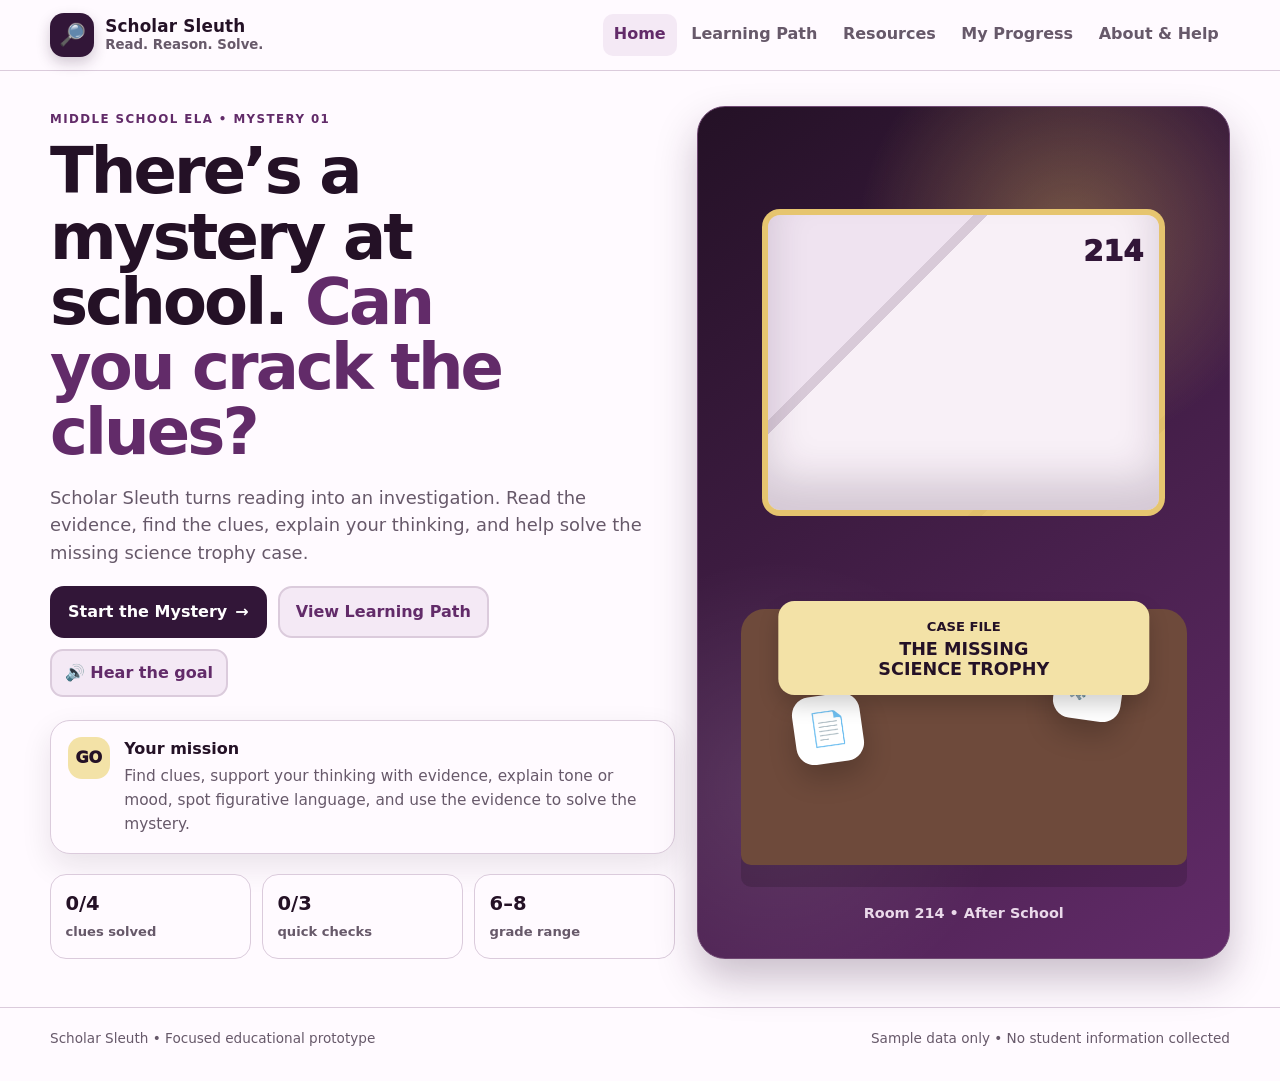
<file: north-scholar-sleuth/index.html>
<!doctype html>
<html lang="en">
<head>
<meta charset="utf-8">
<meta name="viewport" content="width=device-width, initial-scale=1">
<meta name="description" content="Scholar Sleuth — a middle school ELA mystery game for practicing context clues, supporting details, tone, mood, figurative language, and evidence-based reasoning.">
<title>Scholar Sleuth | Read. Reason. Solve.</title>
<style>
:root {
  color-scheme: light dark;
  --plum-950: #241126;
  --plum-900: #321638;
  --plum-800: #47204e;
  --plum-700: #622b69;
  --plum-600: #793879;
  --plum-500: #91508e;
  --gold-500: #d6aa36;
  --gold-400: #e3be59;
  --gold-200: #f3e2a7;
  --ink: light-dark(#241126,#fff7ff);
  --muted: light-dark(#67596a,#d8cad8);
  --surface: light-dark(#fffaff,#2c1b30);
  --surface-2: light-dark(#f6eef7,#39253e);
  --surface-3: light-dark(#efe3f0,#49314e);
  --border: light-dark(#dbcbdc,#64466a);
  --accent: light-dark(#622b69,#e3be59);
  --accent-soft: light-dark(#f4e9f5,#52305a);
  --success: light-dark(#256b4a,#6fcea0);
  --success-soft: light-dark(#e4f5ec,#244c3b);
  --warning: light-dark(#9a6911,#f2cc67);
  --warning-soft: light-dark(#fff5d6,#55431c);
  --danger: light-dark(#9e3f44,#ff9aa0);
  --danger-soft: light-dark(#fae7e7,#522b30);
  --shadow: 0 12px 30px rgba(36,17,38,.10);
  --radius: 20px;
  --radius-sm: 14px;
  --max: 1180px;
}
* { box-sizing: border-box; }
html { scroll-behavior: smooth; }
body { margin:0; font-family: Inter, ui-sans-serif, system-ui, -apple-system, BlinkMacSystemFont, "Segoe UI", sans-serif; background: #fffaff; color: var(--ink); line-height:1.55; }
button, a, input { font: inherit; }
button, a { -webkit-tap-highlight-color: transparent; }
button { cursor:pointer; }
button:disabled { cursor:not-allowed; opacity:.58; }
:focus-visible { outline: 3px solid var(--gold-400); outline-offset: 3px; }
.skip-link { position:fixed; left:1rem; top:-4rem; z-index:100; background:var(--gold-400); color:var(--plum-950); padding:.75rem 1rem; border-radius:12px; font-weight:800; }
.skip-link:focus { top:1rem; }
#app { min-height:100vh; width:100%; background-color: light-dark(#fffaff,#1f1222); border-radius:0; }
.container { width:min(calc(100% - 2rem), var(--max)); margin-inline:auto; }
.topbar { position:sticky; top:0; z-index:50; background:light-dark(rgba(255,250,255,.94),rgba(31,18,34,.94)); backdrop-filter: blur(12px); border-bottom:1px solid var(--border); }
.topbar-inner { display:flex; align-items:center; justify-content:space-between; gap:1rem; padding:.8rem 0; }
.brand { color:var(--ink); text-decoration:none; display:flex; gap:.7rem; align-items:center; min-width:max-content; }
.brand-mark { width:44px; height:44px; border-radius:14px; display:grid; place-items:center; background:var(--plum-900); color:#fff; font-size:1.35rem; box-shadow:0 6px 14px rgba(50,22,56,.22); }
.brand-text { display:grid; line-height:1.1; }
.brand-text strong { font-size:1.05rem; letter-spacing:.01em; }
.brand-text small { color:var(--muted); font-weight:650; margin-top:.15rem; }
.nav { display:flex; gap:.2rem; flex-wrap:wrap; justify-content:flex-end; }
.nav a { text-decoration:none; color:var(--muted); font-weight:760; padding:.55rem .7rem; border-radius:10px; }
.nav a:hover, .nav a.active { color:var(--accent); background:var(--accent-soft); }
.view { display:none; padding:2.2rem 0 3rem; }
.view.active { display:block; }
.hero { padding-top:3rem; }
.hero-grid { display:grid; grid-template-columns:1.08fr .92fr; gap:1.4rem; align-items:stretch; }
.eyebrow { display:inline-flex; align-items:center; gap:.35rem; font-size:.74rem; font-weight:900; letter-spacing:.12em; color:var(--accent); text-transform:uppercase; }
h1 { margin:.55rem 0 .8rem; font-size:clamp(2.55rem, 5vw, 4.5rem); line-height:1.02; letter-spacing:-.045em; max-width:11ch; }
h1 em { color:var(--accent); font-style:normal; }
.lead { font-size:1.12rem; color:var(--muted); max-width:60ch; }
.button-row { display:flex; flex-wrap:wrap; gap:.7rem; margin-top:1.2rem; }
.button { display:inline-flex; align-items:center; justify-content:center; gap:.5rem; min-height:46px; padding:.72rem 1rem; border-radius:14px; border:2px solid transparent; text-decoration:none; font-weight:850; transition:.18s ease; }
.button:hover { transform:translateY(-1px); }
.button.primary { color:#fff; background:var(--plum-900); }
.button.secondary { color:var(--accent); background:var(--accent-soft); border-color:var(--border); }
.button.ghost { color:var(--ink); background:transparent; border-color:var(--border); }
.button.full { width:100%; }
.goal-card, .panel, .card, .result-card, .progress-card, .resource-card, .check-card, .activity-card { background:var(--surface); border:1px solid var(--border); border-radius:var(--radius); box-shadow:var(--shadow); }
.goal-card { margin-top:1.45rem; padding:1rem 1.05rem; display:flex; gap:.9rem; align-items:flex-start; }
.goal-badge { width:42px; height:42px; border-radius:14px; background:var(--gold-200); color:var(--plum-950); display:grid; place-items:center; font-weight:950; flex:0 0 auto; }
.goal-card h2 { margin:0; font-size:1rem; }
.goal-card p { margin:.2rem 0 0; color:var(--muted); font-size:.96rem; }
.hero-stats { display:grid; grid-template-columns:repeat(3,1fr); gap:.7rem; margin-top:1.25rem; }
.stat { background:var(--surface); border:1px solid var(--border); border-radius:16px; padding:.9rem; }
.stat strong { display:block; font-size:1.22rem; }
.stat span { color:var(--muted); font-size:.82rem; font-weight:720; }
.scene-card { position:relative; min-height:470px; overflow:hidden; background:linear-gradient(145deg,var(--plum-950),var(--plum-700)); border-radius:28px; border:1px solid #6f4872; color:#fff; box-shadow:0 20px 40px rgba(50,22,56,.26); }
.scene-card::before { content:""; position:absolute; inset:0; background:radial-gradient(circle at 70% 15%, rgba(227,190,89,.36), transparent 26%), radial-gradient(circle at 15% 80%, rgba(255,255,255,.10), transparent 28%); }
.scene-window { position:absolute; left:12%; right:12%; top:12%; height:36%; border:6px solid rgba(227,190,89,.86); border-radius:18px; background:linear-gradient(135deg,#efe3f0 0 30%, #d8cad8 30% 32%, #f8f0f7 32% 100%); box-shadow:inset 0 -30px 40px rgba(50,22,56,.18); }
.scene-window::after { content:"214"; position:absolute; top:14px; right:16px; color:var(--plum-900); font-weight:950; font-size:1.8rem; }
.desk { position:absolute; left:8%; right:8%; bottom:11%; height:30%; border-radius:24px 24px 10px 10px; background:#6e4a3b; box-shadow:0 22px 0 rgba(0,0,0,.15); }
.clue { position:absolute; display:grid; place-items:center; width:68px; height:68px; background:#fff; border-radius:18px; color:var(--plum-900); font-size:2rem; box-shadow:0 14px 28px rgba(0,0,0,.2); }
.clue-a { left:18%; bottom:23%; transform:rotate(-8deg); }
.clue-b { right:20%; bottom:28%; transform:rotate(8deg); }
.scene-note { position:absolute; left:50%; top:58%; transform:translateX(-50%); width:70%; padding:1rem; border-radius:16px; background:var(--gold-200); color:var(--plum-950); font-size:.82rem; font-weight:850; text-align:center; box-shadow:0 10px 20px rgba(0,0,0,.18); }
.scene-note b { font-size:1.1rem; line-height:1.1; display:block; margin-top:.2rem; }
.scene-caption { position:absolute; bottom:4%; left:0; right:0; text-align:center; color:#ead9ea; font-weight:760; font-size:.9rem; }
.section-head { display:flex; justify-content:space-between; gap:1rem; align-items:flex-end; margin-bottom:1.15rem; }
.section-head h2 { margin:.35rem 0 0; font-size:clamp(1.9rem,4vw,2.5rem); line-height:1.05; }
.section-head p { color:var(--muted); max-width:52ch; margin:0; }
.path-grid { display:grid; grid-template-columns:repeat(4,1fr); gap:.85rem; }
.path-card { min-height:260px; padding:1rem; border-radius:20px; background:var(--surface); border:1px solid var(--border); position:relative; display:flex; flex-direction:column; }
.path-card.active { border-color:var(--gold-400); box-shadow:0 16px 28px rgba(50,22,56,.11); }
.path-card.locked { opacity:.68; }
.card-icon { width:48px; height:48px; border-radius:15px; display:grid; place-items:center; background:var(--accent-soft); font-size:1.55rem; }
.status-pill { margin-top:.8rem; display:inline-flex; align-self:flex-start; background:var(--surface-3); color:var(--muted); padding:.28rem .55rem; border-radius:999px; font-size:.68rem; font-weight:900; letter-spacing:.07em; }
.path-card h3 { margin:.65rem 0 .35rem; font-size:1.1rem; }
.path-card p { margin:0; color:var(--muted); font-size:.93rem; }
.path-card button { margin-top:auto; }
.text-button { background:none; border:0; padding:.7rem 0 0; color:var(--accent); text-align:left; font-weight:900; }
.progress-panel { margin-top:1rem; padding:1rem; border-radius:18px; background:var(--surface); border:1px solid var(--border); }
.progress-line { display:flex; justify-content:space-between; gap:1rem; align-items:center; font-weight:850; }
.progress-track { height:12px; background:var(--surface-3); border-radius:999px; overflow:hidden; }
.progress-fill { height:100%; width:0%; background:linear-gradient(90deg,var(--plum-600),var(--gold-400)); border-radius:inherit; transition:width .25s ease; }
.progress-note { color:var(--muted); font-size:.86rem; margin-top:.4rem; }
.activity-header { display:flex; align-items:flex-end; justify-content:space-between; gap:1rem; margin-bottom:1rem; }
.activity-header h2 { margin:.35rem 0 0; font-size:clamp(1.9rem,4vw,2.6rem); }
.audio-btn { min-height:44px; border-radius:13px; border:2px solid var(--border); background:var(--accent-soft); color:var(--accent); padding:.6rem .8rem; font-weight:900; }
.steps { display:flex; gap:.4rem; overflow:auto; padding-bottom:.2rem; margin-bottom:1rem; }
.step { flex:1 1 0; min-width:120px; padding:.7rem .8rem; border-radius:14px; border:1px solid var(--border); background:var(--surface); color:var(--muted); text-align:center; font-weight:900; font-size:.84rem; }
.step.active { background:var(--plum-900); color:#fff; border-color:var(--plum-900); }
.activity-layout { display:grid; grid-template-columns:1.02fr .98fr; gap:1rem; align-items:start; }
.activity-card { padding:1.15rem; }
.evidence-label { color:var(--accent); font-weight:900; letter-spacing:.08em; font-size:.73rem; }
.activity-card h3 { margin:.4rem 0 .65rem; font-size:1.2rem; }
.passage { color:var(--ink); font-size:1.03rem; }
.passage strong { background:var(--gold-200); color:var(--plum-950); padding:.08rem .24rem; border-radius:5px; }
.tip-box { margin-top:1rem; padding:.8rem; background:var(--accent-soft); border-left:4px solid var(--gold-400); border-radius:0 12px 12px 0; color:var(--muted); }
.example-box { margin-top:1rem; padding:1rem; border-radius:16px; background:var(--surface-2); border:1px dashed var(--border); }
.example-box h4 { margin:0 0 .3rem; }
.example-box p { margin:.25rem 0; color:var(--muted); }
.challenge-meta { display:flex; justify-content:space-between; gap:1rem; color:var(--muted); font-weight:800; font-size:.84rem; }
.question { margin:.7rem 0 1rem; font-size:1.23rem; line-height:1.3; }
.answers { display:grid; gap:.65rem; }
.answer { width:100%; min-height:52px; text-align:left; border:2px solid var(--border); background:var(--surface); color:var(--ink); border-radius:14px; padding:.75rem .9rem; font-weight:800; }
.answer:hover { border-color:var(--gold-400); background:var(--accent-soft); }
.answer.correct { border-color:var(--success); background:var(--success-soft); }
.answer.wrong { border-color:var(--danger); background:var(--danger-soft); }
.feedback { margin-top:.9rem; padding:.8rem; border-radius:13px; font-weight:760; }
.feedback.success { background:var(--success-soft); color:var(--success); }
.feedback.hint { background:var(--warning-soft); color:var(--warning); }
.sr-only { position:absolute; width:1px; height:1px; padding:0; margin:-1px; overflow:hidden; clip:rect(0,0,0,0); white-space:nowrap; border:0; }
.results-grid { display:grid; grid-template-columns:1.15fr .85fr; gap:1rem; align-items:start; }
.result-card { padding:1.4rem; text-align:center; }
.result-hero { font-size:3rem; }
.score { font-size:3.1rem; font-weight:950; color:var(--accent); line-height:1; }
.result-card h2 { margin:.5rem 0 .5rem; font-size:2rem; }
.result-card p { color:var(--muted); max-width:50ch; margin:.5rem auto 0; }
.evidence-review { padding:1.1rem; }
.evidence-review h3 { margin:.1rem 0 .8rem; }
.review-item { display:flex; gap:.6rem; align-items:flex-start; padding:.75rem 0; border-top:1px solid var(--border); }
.review-item:first-of-type { border-top:0; }
.review-icon { width:28px; height:28px; border-radius:9px; display:grid; place-items:center; background:var(--accent-soft); flex:0 0 auto; }
.gallery { display:grid; grid-template-columns:repeat(3,1fr); gap:.9rem; }
.gallery-card { overflow:hidden; background:var(--surface); border:1px solid var(--border); border-radius:20px; }
.gallery-art { aspect-ratio:4/3; background:var(--plum-950); position:relative; overflow:hidden; }
.gallery-art .shape { position:absolute; border-radius:14px; }
.gallery-label { padding:.9rem; }
.gallery-label strong { display:block; }
.gallery-label span { display:block; margin-top:.2rem; color:var(--muted); font-size:.84rem; }
.toolkit { display:grid; grid-template-columns:repeat(4,1fr); gap:.9rem; margin-top:1.1rem; }
.resource-card { padding:1rem; }
.resource-icon { font-size:1.6rem; }
.resource-card h3 { margin:.35rem 0 .25rem; font-size:1.03rem; }
.resource-card p { color:var(--muted); margin:.3rem 0 .7rem; font-size:.92rem; }
.resource-card button { min-height:42px; border:1px solid var(--border); background:var(--accent-soft); color:var(--accent); border-radius:12px; padding:.5rem .7rem; font-weight:850; }
.check-grid { display:grid; grid-template-columns:repeat(3,1fr); gap:.9rem; margin-top:1rem; }
.check-card { padding:1rem; }
.check-card h3 { margin:.2rem 0 .35rem; }
.check-card p { color:var(--muted); margin:.2rem 0 .7rem; font-size:.9rem; }
.check-options { display:grid; gap:.5rem; }
.check-option { min-height:44px; text-align:left; border:2px solid var(--border); border-radius:12px; background:var(--surface); padding:.55rem .7rem; font-weight:800; }
.check-option.selected { border-color:var(--gold-400); background:var(--accent-soft); }
.check-feedback { min-height:1.4rem; margin-top:.55rem; font-size:.82rem; font-weight:800; color:var(--muted); }
.progress-overview { display:grid; grid-template-columns:.8fr 1.2fr 1fr; gap:.9rem; }
.progress-card { padding:1rem; }
.big-percent { font-size:2.7rem; font-weight:950; color:var(--accent); }
.progress-card h3 { margin:.2rem 0 .25rem; }
.large-number { font-size:1.5rem; font-weight:950; }
.badges { display:grid; grid-template-columns:repeat(3,1fr); gap:.9rem; margin-top:.95rem; }
.badge { padding:1rem; border-radius:18px; background:var(--surface); border:1px solid var(--border); opacity:.56; }
.badge.earned { opacity:1; border-color:var(--gold-400); box-shadow:0 12px 24px rgba(50,22,56,.08); }
.badge-icon { font-size:1.8rem; }
.badge strong { display:block; margin-top:.25rem; }
.badge span { display:block; color:var(--muted); font-size:.83rem; margin-top:.15rem; }
.help-grid { display:grid; grid-template-columns:1.05fr .95fr; gap:1rem; }
.help-card { padding:1.2rem; }
.help-card h2 { margin:.3rem 0 .55rem; font-size:2rem; }
.help-card p, .help-card li { color:var(--muted); }
.help-card ul { padding-left:1.2rem; }
.footer { border-top:1px solid var(--border); padding:1.2rem 0 2rem; color:var(--muted); font-size:.85rem; }
.toast { position:fixed; right:1rem; bottom:1rem; z-index:100; background:var(--plum-900); color:#fff; padding:.8rem 1rem; border-radius:14px; box-shadow:0 18px 30px rgba(0,0,0,.18); max-width:340px; }
@media (max-width: 980px) {
  .hero-grid, .activity-layout, .results-grid, .help-grid { grid-template-columns:1fr; }
  .path-grid { grid-template-columns:repeat(2,1fr); }
  .toolkit { grid-template-columns:repeat(2,1fr); }
  .progress-overview { grid-template-columns:1fr 1fr; }
}
@media (max-width: 720px) {
  .topbar-inner { align-items:flex-start; flex-direction:column; }
  .nav { width:100%; justify-content:flex-start; overflow:auto; flex-wrap:nowrap; padding-bottom:.15rem; }
  .nav a { flex:0 0 auto; }
  .hero { padding-top:2rem; }
  .hero-stats, .gallery, .check-grid, .badges, .progress-overview, .toolkit { grid-template-columns:1fr; }
  .path-grid { grid-template-columns:1fr; }
  .scene-card { min-height:360px; }
  .section-head, .activity-header { align-items:flex-start; flex-direction:column; }
  .steps { gap:.3rem; }
  .step { min-width:100px; }
}
@media (prefers-reduced-motion: reduce) { * { scroll-behavior:auto !important; transition:none !important; } }
</style>
</head>
<body>
<a class="skip-link" href="#main">Skip to content</a>
<div id="app">
<header class="topbar">
  <div class="container topbar-inner">
    <a class="brand" href="#home" data-nav="home" aria-label="Scholar Sleuth home">
      <span class="brand-mark" aria-hidden="true">🔎</span>
      <span class="brand-text"><strong>Scholar Sleuth</strong><small>Read. Reason. Solve.</small></span>
    </a>
    <nav class="nav" aria-label="Main navigation">
      <a href="#home" data-nav="home">Home</a>
      <a href="#path" data-nav="path">Learning Path</a>
      <a href="#resources" data-nav="resources">Resources</a>
      <a href="#progress" data-nav="progress">My Progress</a>
      <a href="#help" data-nav="help">About &amp; Help</a>
    </nav>
  </div>
</header>
<main id="main" tabindex="-1">
  <section id="home" class="view active">
    <div class="container hero-grid">
      <div>
        <span class="eyebrow">MIDDLE SCHOOL ELA • MYSTERY 01</span>
        <h1>There’s a mystery at school. <em>Can you crack the clues?</em></h1>
        <p class="lead">Scholar Sleuth turns reading into an investigation. Read the evidence, find the clues, explain your thinking, and help solve the missing science trophy case.</p>
        <div class="button-row">
          <button class="button primary" type="button" data-action="start">Start the Mystery <span aria-hidden="true">→</span></button>
          <a class="button secondary" href="#path" data-nav="path">View Learning Path</a>
          <button class="audio-btn" type="button" data-speak="Your mission is to find clues, support your thinking with evidence, and explain what the text means." aria-label="Hear the learning goal">🔊 Hear the goal</button>
        </div>
        <div class="goal-card">
          <div class="goal-badge" aria-hidden="true">GO</div>
          <div><h2>Your mission</h2><p>Find clues, support your thinking with evidence, explain tone or mood, spot figurative language, and use the evidence to solve the mystery.</p></div>
        </div>
        <div class="hero-stats" aria-label="Current sample progress">
          <div class="stat"><strong id="homeClues">0/4</strong><span>clues solved</span></div>
          <div class="stat"><strong id="homeChecks">0/3</strong><span>quick checks</span></div>
          <div class="stat"><strong>6–8</strong><span>grade range</span></div>
        </div>
      </div>
      <div class="scene-card" aria-label="Illustrated case scene for the missing science trophy">
        <div class="scene-window"></div>
        <div class="desk"></div>
        <div class="clue clue-a" aria-hidden="true">📄</div>
        <div class="clue clue-b" aria-hidden="true">🗝️</div>
        <div class="scene-note">CASE FILE<br><b>THE MISSING<br>SCIENCE TROPHY</b></div>
        <div class="scene-caption">Room 214 • After School</div>
      </div>
    </div>
  </section>

  <section id="path" class="view">
    <div class="container">
      <div class="section-head"><div><span class="eyebrow">YOUR INVESTIGATION</span><h2>Learning Path</h2></div><p>Follow the case from first clue to final conclusion. Each milestone names the reading move you are practicing.</p></div>
      <div class="path-grid">
        <article class="path-card active"><div class="card-icon" aria-hidden="true">🕵️</div><span class="status-pill">START HERE</span><h3>01. The First Clue</h3><p>Use context clues and supporting details to infer what happened.</p><button class="text-button" type="button" data-action="start">Investigate →</button></article>
        <article class="path-card" id="pathTone"><div class="card-icon" aria-hidden="true">🎭</div><span class="status-pill">MILESTONE</span><h3>02. The Hidden Tone</h3><p>Explain tone and mood and connect them to the author's purpose.</p><button class="text-button" type="button" data-action="focus-tip">See the skill →</button></article>
        <article class="path-card" id="pathFig"><div class="card-icon" aria-hidden="true">✨</div><span class="status-pill">MILESTONE</span><h3>03. Words in Disguise</h3><p>Compare figurative language and uncover the meaning behind a phrase.</p><button class="text-button" type="button" data-action="focus-tip">See the skill →</button></article>
        <article class="path-card" id="pathSolve"><div class="card-icon" aria-hidden="true">🏆</div><span class="status-pill">FINAL CASE</span><h3>04. Solve the Mystery</h3><p>Combine the evidence and explain why your conclusion is supported.</p><button class="text-button" type="button" data-action="focus-tip">See the skill →</button></article>
      </div>
      <div class="progress-panel" aria-label="Case progress">
        <div class="progress-line"><span>Case progress</span><strong id="pathProgress">0%</strong></div>
        <div class="progress-track" aria-hidden="true"><div id="pathBar" class="progress-fill"></div></div>
        <div class="progress-note">Solve clues and complete quick checks to build your evidence trail.</div>
      </div>
    </div>
  </section>

  <section id="activity" class="view">
    <div class="container">
      <div class="activity-header"><div><span class="eyebrow">CASE FILE 01</span><h2>The Missing Science Trophy</h2></div><button class="audio-btn" type="button" data-action="read-case" aria-label="Read the current case passage aloud">🔊 Read the case</button></div>
      <div class="steps" aria-label="Challenge steps"><div class="step active" id="stepRead">1. Read</div><div class="step" id="stepModel">2. Model</div><div class="step" id="stepTry">3. Try</div><div class="step" id="stepCheck">4. Check</div></div>
      <div class="activity-layout">
        <article class="activity-card">
          <span class="evidence-label">EVIDENCE A • ROOM 214</span>
          <h3>The hallway after the bell</h3>
          <p class="passage" id="passageText">The science trophy was supposed to be locked inside Room 214 before the final bell. When Maya arrived after school, the display case was empty. A trail of silver paper stars led from the case toward the library. Near the doorway, Maya noticed a note that said, <strong>“Look where stories sleep.”</strong></p>
          <div class="tip-box"><strong>Investigator tip:</strong> Look at the words around a clue. Supporting details can help you infer what the author means.</div>
          <div class="example-box"><h4>Worked example</h4><p><strong>Sentence:</strong> “The classroom was freezing, so Jordan zipped his coat all the way up.”</p><p><strong>Think:</strong> The detail about zipping a coat gives a clue that <em>freezing</em> means very cold.</p><button class="audio-btn" type="button" data-speak="In the example, the detail about zipping a coat gives a clue that freezing means very cold." aria-label="Hear the worked example">🔊 Hear example</button></div>
        </article>
        <article class="activity-card" aria-labelledby="questionHeading">
          <div class="challenge-meta"><span id="questionCount">CLUE 1 OF 4</span><span id="scoreLabel">0 correct</span></div>
          <h3 id="questionHeading" class="question">What does the phrase “Look where stories sleep” most likely suggest?</h3>
          <div id="answers" class="answers"></div>
          <div id="feedback" class="feedback" role="status" aria-live="polite" hidden></div>
          <button id="nextButton" class="button primary full" type="button" hidden data-action="next">Next clue →</button>
          <button id="restartClue" class="button ghost full" type="button" hidden data-action="retry">Try this clue again</button>
        </article>
      </div>
    </div>
  </section>

  <section id="results" class="view">
    <div class="container results-grid">
      <article class="result-card">
        <div class="result-hero" aria-hidden="true">🔓</div><span class="eyebrow">CLUE SET COMPLETE</span>
        <h2>Nice work, detective!</h2><div class="score" id="resultScore">0/4</div><p id="resultMessage">You used the passage and feedback to work through the evidence. Review your clues below, then keep building your reading toolkit.</p>
        <div class="button-row" style="justify-content:center"><a class="button primary" href="#resources" data-nav="resources">Review Resources</a><a class="button secondary" href="#progress" data-nav="progress">See My Progress</a></div>
      </article>
      <article class="activity-card evidence-review"><h3>Evidence review</h3><div id="evidenceReview"></div></article>
    </div>
  </section>

  <section id="resources" class="view">
    <div class="container">
      <div class="section-head"><div><span class="eyebrow">SLEUTH TOOLKIT</span><h2>Resources</h2></div><p>Use these quick references and mini-checks while you investigate. Nothing here replaces the passage—you still need evidence from the text.</p></div>
      <div class="gallery" aria-label="Case evidence gallery">
        <div class="gallery-card"><div class="gallery-art"><div class="shape" style="left:14%;right:14%;top:15%;bottom:18%;background:#eee4ef;border:5px solid #e3be59"></div><div class="shape" style="width:56px;height:34px;left:25%;bottom:23%;background:#d6aa36;transform:rotate(-8deg)"></div><div class="shape" style="width:44px;height:44px;right:17%;bottom:26%;background:#fff;border-radius:12px"></div></div><div class="gallery-label"><strong>Room 214</strong><span>The empty case is the starting point for the investigation.</span></div></div>
        <div class="gallery-card"><div class="gallery-art"><div class="shape" style="width:82%;height:26px;left:9%;top:52%;background:#e3be59;transform:rotate(-12deg)"></div><div class="shape" style="width:22px;height:22px;left:27%;top:45%;background:#fff;border-radius:50%"></div><div class="shape" style="width:22px;height:22px;left:50%;top:42%;background:#fff;border-radius:50%"></div><div class="shape" style="width:22px;height:22px;left:73%;top:37%;background:#fff;border-radius:50%"></div></div><div class="gallery-label"><strong>Star Trail</strong><span>A supporting detail points from the display case toward the library.</span></div></div>
        <div class="gallery-card"><div class="gallery-art"><div class="shape" style="left:18%;right:18%;top:17%;bottom:22%;background:#fff9e5;border-radius:6px;transform:rotate(-3deg)"></div><div class="shape" style="left:27%;right:27%;top:37%;height:8px;background:#622b69;border-radius:6px;box-shadow:0 25px 0 #622b69,0 50px 0 #622b69"></div></div><div class="gallery-label"><strong>Mystery Note</strong><span>“Look where stories sleep” uses figurative language to point to books.</span></div></div>
      </div>
      <div class="toolkit">
        <article class="resource-card"><div class="resource-icon" aria-hidden="true">🧩</div><h3>Context Clues</h3><p>Look for definitions, examples, contrasts, or nearby details that explain an unfamiliar word or phrase.</p><button type="button" data-speak="Context clues are hints around an unfamiliar word or idea that help you figure out its meaning." aria-label="Hear the context clues reminder">🔊 Hear it</button></article>
        <article class="resource-card"><div class="resource-icon" aria-hidden="true">🎯</div><h3>Supporting Details</h3><p>Ask: Which sentence gives evidence for the main idea or helps prove a character's motive?</p><button type="button" data-speak="Supporting details are pieces of evidence that explain or support a main idea or claim." aria-label="Hear the supporting details reminder">🔊 Hear it</button></article>
        <article class="resource-card"><div class="resource-icon" aria-hidden="true">🎭</div><h3>Tone &amp; Mood</h3><p>Tone is the author’s attitude. Mood is the feeling the text creates for the reader.</p><button type="button" data-speak="Tone is the author's attitude. Mood is the feeling a text creates for the reader." aria-label="Hear the tone and mood reminder">🔊 Hear it</button></article>
        <article class="resource-card"><div class="resource-icon" aria-hidden="true">✨</div><h3>Figurative Language</h3><p>Notice phrases that give human actions to objects or compare unlike things to create meaning.</p><button type="button" data-speak="Figurative language uses words in a creative way to create meaning or imagery." aria-label="Hear the figurative language reminder">🔊 Hear it</button></article>
      </div>
      <div class="section-head" style="margin-top:2rem"><div><span class="eyebrow">QUICK KNOWLEDGE CHECKS</span><h2>Check your sleuth skills</h2></div><p>Three fast questions give you another chance to practice the same reading moves.</p></div>
      <div class="check-grid" id="checkGrid"></div>
    </div>
  </section>

  <section id="progress" class="view">
    <div class="container">
      <div class="section-head"><div><span class="eyebrow">YOUR CASE LOG</span><h2>My Progress</h2></div><p>Your progress uses sample local browser data only. No names, grades, or school records are collected.</p></div>
      <div class="progress-overview">
        <article class="progress-card"><div class="big-percent" id="bigPercent">0%</div><div>overall practice progress</div></article>
        <article class="progress-card"><h3>Clues solved</h3><div class="large-number" id="progressScore">0 / 4</div><div class="progress-track" style="margin-top:.7rem" aria-hidden="true"><div id="bigBar" class="progress-fill"></div></div></article>
        <article class="progress-card"><h3>Quick checks</h3><div class="large-number" id="progressChecks">0 / 3</div><div class="progress-note">Use Resources for another practice round.</div></article>
      </div>
      <div class="badges" aria-label="Badges and achievements">
        <article class="badge earned" id="badgeStarter"><div class="badge-icon" aria-hidden="true">🔎</div><strong>Sharp Eyes</strong><span>Start a case</span></article>
        <article class="badge" id="badgeEvidence"><div class="badge-icon" aria-hidden="true">🧠</div><strong>Evidence Expert</strong><span>Solve all 4 clues</span></article>
        <article class="badge" id="badgeCloser"><div class="badge-icon" aria-hidden="true">🏆</div><strong>Case Closer</strong><span>Finish the mystery and checks</span></article>
      </div>
      <div class="button-row"><button class="button ghost" type="button" data-action="reset">Reset sample progress</button><a class="button primary" href="#activity" data-nav="activity">Return to the case</a></div>
    </div>
  </section>

  <section id="help" class="view">
    <div class="container help-grid">
      <article class="activity-card help-card"><span class="eyebrow">ABOUT SCHOLAR SLEUTH</span><h2>Reading can be an investigation.</h2><p>Scholar Sleuth is a focused course prototype for grades 6–8. It turns reading skills into a mystery challenge so learners practice finding evidence, making inferences, and explaining their thinking.</p><h3>How it works</h3><ol><li>Read the evidence.</li><li>Use the worked example to see one way to think.</li><li>Choose the answer that best fits the text.</li><li>Use feedback to rethink an incorrect answer.</li><li>Track your progress and revisit the toolkit.</li></ol></article>
      <article class="activity-card help-card"><span class="eyebrow">HELP &amp; ACCESSIBILITY</span><h2>Built to support different readers.</h2><ul><li>Visible text stays on screen with spoken directions.</li><li>Buttons have clear labels and large touch targets.</li><li>Keyboard focus is visible.</li><li>The layout adapts to phone, tablet, and desktop widths.</li><li>Speech uses the browser’s built-in SpeechSynthesis API when available; it never replaces the written content.</li></ul><button class="button secondary" type="button" data-speak="Scholar Sleuth helps readers investigate passages by finding clues and supporting evidence." aria-label="Test the browser voice">🔊 Test voice</button><div style="margin-top:1rem"><button class="button ghost" type="button" data-action="reset">Reset sample progress</button></div></article>
    </div>
  </section>
</main>
<footer class="footer"><div class="container" style="display:flex;justify-content:space-between;gap:1rem;flex-wrap:wrap"><span>Scholar Sleuth • Focused educational prototype</span><span>Sample data only • No student information collected</span></div></footer>
<div id="toast" class="toast" role="status" aria-live="polite" hidden></div>
<script>
(() => {
  const STORAGE_KEY = 'scholarSleuthProgressV1';
  const questions = [
    { q:'What does the phrase “Look where stories sleep” most likely suggest?', options:['The gym','The library','The cafeteria','The science lab'], answer:1, skill:'Context clues', explain:'“Stories” are found in books, so the phrase points toward the library.' },
    { q:'Which detail best supports the idea that someone left the room and moved toward the library?', options:['The final bell rang.','Maya arrived after school.','A trail of silver paper stars led toward the library.','The display case was empty.'], answer:2, skill:'Supporting details', explain:'The star trail is direct evidence that connects the empty case to the library.' },
    { q:'The note and empty case make the scene feel mysterious and suspenseful. What is the author’s main effect on the reader?', options:['To make the reader curious about what happens next','To explain how to clean a display case','To persuade readers to visit the library','To describe a science experiment'], answer:0, skill:'Tone & mood', explain:'The mystery and unanswered clue create curiosity and suspense, pulling the reader forward.' },
    { q:'In “Look where stories sleep,” giving stories the human action of sleeping is an example of which figurative language?', options:['Simile','Personification','Hyperbole','Alliteration'], answer:1, skill:'Figurative language', explain:'Stories cannot literally sleep. Giving a nonhuman thing a human action is personification.' }
  ];
  const checks = [
    { q:'Which sentence gives a context clue for the word “reluctant”?', opts:['Mia was reluctant to speak; she kept her hand down and avoided eye contact.','Mia was reluctant.','Mia carried a blue backpack.'], a:0, why:'The second part gives a behavior clue that shows reluctant means hesitant or unwilling.' },
    { q:'Which detail is strongest support for the idea that a character is nervous?', opts:['He tapped his foot and kept checking the clock.','He wore a green hoodie.','He sat near the window.'], a:0, why:'The repeated actions provide evidence of nervousness.' },
    { q:'Which phrase uses personification?', opts:['The wind whispered through the trees.','The backpack was heavy.','The book was on the desk.'], a:0, why:'The wind is given the human action of whispering.' }
  ];
  let state = { clues:[null,null,null,null], checks:[null,null,null], caseStarted:false, currentClue:0, wrongAttempts:0 };

  function loadState() {
    try { const saved = JSON.parse(localStorage.getItem(STORAGE_KEY)); if (saved) state = {...state, ...saved}; } catch(e) {}
    state.clues = Array.isArray(state.clues) && state.clues.length === 4 ? state.clues : [null,null,null,null];
    state.checks = Array.isArray(state.checks) && state.checks.length === 3 ? state.checks : [null,null,null];
  }
  function saveState() { localStorage.setItem(STORAGE_KEY, JSON.stringify({clues:state.clues,checks:state.checks,caseStarted:state.caseStarted})); }
  function solvedCount() { return state.clues.filter(Boolean).length; }
  function checkCount() { return state.checks.filter(v => v === true).length; }
  function overallPercent() { return Math.round(((solvedCount()/4)*.75 + (checkCount()/3)*.25)*100); }
  function route() { return location.hash.replace('#','') || 'home'; }
  function showView(id, focus=true) {
    const target = document.getElementById(id) || document.getElementById('home');
    document.querySelectorAll('.view').forEach(v => v.classList.toggle('active', v===target));
    document.querySelectorAll('[data-nav]').forEach(a => a.classList.toggle('active', a.dataset.nav === target.id));
    if (focus) { target.scrollIntoView({block:'start'}); document.getElementById('main').focus({preventScroll:true}); }
    if (target.id === 'activity') renderClue();
    if (target.id === 'progress' || target.id === 'home' || target.id === 'path') updateProgress();
    if (target.id === 'resources') renderChecks();
  }
  function toast(msg) { const t=document.getElementById('toast'); t.textContent=msg; t.hidden=false; clearTimeout(window.__toast); window.__toast=setTimeout(()=>t.hidden=true,2800); }
  function speak(text) { if (!('speechSynthesis' in window)) { toast('Speech is unavailable in this browser. The written text remains available.'); return; } try { speechSynthesis.cancel(); const u=new SpeechSynthesisUtterance(text); u.rate=.96; u.pitch=1; speechSynthesis.speak(u); } catch(e) { toast('Speech could not start. You can still use all written content.'); } }
  function startCase() { state.caseStarted=true; saveState(); location.hash='#activity'; }
  function renderClue() {
    const idx = Math.min(Math.max(Number(state.currentClue)||0,0),3); const item=questions[idx];
    document.getElementById('questionCount').textContent = `CLUE ${idx+1} OF 4`;
    document.getElementById('scoreLabel').textContent = `${solvedCount()} correct`;
    document.getElementById('questionHeading').textContent = item.q;
    const answers=document.getElementById('answers'); answers.innerHTML='';
    item.options.forEach((opt,i)=>{ const b=document.createElement('button'); b.className='answer'; b.type='button'; b.textContent=String.fromCharCode(65+i)+'. '+opt; b.dataset.answer=i; b.addEventListener('click',()=>selectAnswer(i)); answers.appendChild(b); });
    const fb=document.getElementById('feedback'); fb.hidden=true; fb.className='feedback'; fb.textContent='';
    document.getElementById('nextButton').hidden=true; document.getElementById('restartClue').hidden=true;
    ['stepRead','stepModel','stepTry','stepCheck'].forEach(id=>document.getElementById(id).classList.remove('active'));
    document.getElementById(idx===0?'stepRead':idx===1?'stepModel':idx===2?'stepTry':'stepCheck').classList.add('active');
    if (state.clues[idx]===true) {
      [...answers.children].forEach((b,i)=>{b.disabled=true; if(i===item.answer)b.classList.add('correct')});
      fb.hidden=false; fb.className='feedback success'; fb.textContent='Already solved. Nice evidence choice!'; document.getElementById('nextButton').hidden=false; document.getElementById('nextButton').textContent=idx===3?'See Results →':'Next clue →';
    }
  }
  function selectAnswer(i) {
    const idx=state.currentClue; const item=questions[idx]; const buttons=[...document.querySelectorAll('.answer')]; const fb=document.getElementById('feedback');
    buttons.forEach((b)=>b.disabled=true);
    if (i===item.answer) {
      state.clues[idx]=true; state.wrongAttempts=0; saveState(); buttons[i].classList.add('correct'); fb.hidden=false; fb.className='feedback success'; fb.textContent='Correct! '+item.explain; document.getElementById('nextButton').hidden=false; document.getElementById('nextButton').textContent=idx===3?'See Results →':'Next clue →'; updateProgress(); speak('Correct. '+item.explain);
    } else {
      state.wrongAttempts=(state.wrongAttempts||0)+1; buttons[i].classList.add('wrong'); fb.hidden=false; fb.className='feedback hint'; fb.textContent='Good first try. Re-read the sentence and look for the detail that points to the answer. Hint: '+item.explain; document.getElementById('restartClue').hidden=false; buttons.forEach((b,j)=>{if(j!==i)b.disabled=false;}); toast('Use the hint, then try the clue again.');
    }
  }
  function nextClue() {
    if (state.currentClue < 3) { state.currentClue += 1; renderClue(); } else { showResults(); location.hash='#results'; }
  }
  function retryClue() { renderClue(); }
  function showResults() {
    document.getElementById('resultScore').textContent = solvedCount()+'/4';
    document.getElementById('resultMessage').textContent = solvedCount()===4 ? 'You used context clues, supporting evidence, tone and mood, and figurative language to solve the case.' : 'You made it through the challenge. Review the clues you missed, use the toolkit, and try again.';
    const box=document.getElementById('evidenceReview'); box.innerHTML='';
    questions.forEach((q,i)=>{ const row=document.createElement('div'); row.className='review-item'; row.innerHTML=`<div class="review-icon">${state.clues[i]?'✓':'↺'}</div><div><strong>Clue ${i+1} — ${q.skill}</strong><div style="color:var(--muted);font-size:.9rem">${state.clues[i]?'Solved with evidence.':'Review: '+q.explain}</div></div>`; box.appendChild(row); });
    updateProgress();
  }
  function updateProgress() {
    const clues=solvedCount(), checks=checkCount(), pct=overallPercent();
    document.getElementById('homeClues').textContent=clues+'/4'; document.getElementById('homeChecks').textContent=checks+'/3';
    document.getElementById('pathProgress').textContent=pct+'%'; document.getElementById('pathBar').style.width=pct+'%';
    document.getElementById('bigPercent').textContent=pct+'%'; document.getElementById('progressScore').textContent=clues+' / 4'; document.getElementById('progressChecks').textContent=checks+' / 3'; document.getElementById('bigBar').style.width=(clues/4*100)+'%';
    document.getElementById('badgeEvidence').classList.toggle('earned', clues===4); document.getElementById('badgeCloser').classList.toggle('earned', clues===4 && checks===3);
    document.getElementById('pathTone').style.opacity=clues>=1?'1':'.68'; document.getElementById('pathFig').style.opacity=clues>=2?'1':'.68'; document.getElementById('pathSolve').style.opacity=clues===4?'1':'.68';
  }
  function renderChecks() {
    const grid=document.getElementById('checkGrid'); grid.innerHTML='';
    checks.forEach((c,idx)=>{ const card=document.createElement('article'); card.className='check-card'; const selected=state.checks[idx]; card.innerHTML=`<span class="eyebrow">CHECK ${idx+1}</span><h3>${c.q}</h3><div class="check-options"></div><div class="check-feedback" id="checkfb-${idx}"></div>`; const opts=card.querySelector('.check-options'); c.opts.forEach((o,i)=>{ const b=document.createElement('button'); b.type='button'; b.className='check-option'+(selected===true && i===c.a?' selected':''); b.textContent=o; b.dataset.i=i; b.addEventListener('click',()=>answerCheck(idx,i)); opts.appendChild(b); }); if(selected===true) card.querySelector('.check-feedback').textContent='Correct. '+c.why; grid.appendChild(card); });
  }
  function answerCheck(idx,i) { const c=checks[idx]; const fb=document.getElementById('checkfb-'+idx); const buttons=[...document.getElementById('checkGrid').children[idx].querySelectorAll('.check-option')]; if(i===c.a) {state.checks[idx]=true; saveState(); buttons[i].classList.add('selected'); buttons.forEach(b=>b.disabled=true); fb.textContent='Correct. '+c.why; speak('Correct. '+c.why); updateProgress(); toast('Quick check complete.');} else {fb.textContent='Not quite. Look for the sentence that gives evidence or a clue.'; toast('Use the context clue and try again.');} }
  function reset() { localStorage.removeItem(STORAGE_KEY); state={clues:[null,null,null,null],checks:[null,null,null],caseStarted:false,currentClue:0,wrongAttempts:0}; showView('home'); location.hash='#home'; updateProgress(); renderChecks(); toast('Sample progress reset.'); }
  function focusTip() { toast('Tip: state what the text shows, then explain why that detail supports your idea.'); }
  document.addEventListener('click',(e)=>{ const nav=e.target.closest('[data-nav]'); if(nav) { const id=nav.dataset.nav; setTimeout(()=>showView(id),0); } const action=e.target.closest('[data-action]'); if(action) { const a=action.dataset.action; if(a==='start') startCase(); if(a==='next') nextClue(); if(a==='retry') retryClue(); if(a==='reset') reset(); if(a==='focus-tip') focusTip(); if(a==='read-case') speak(document.getElementById('passageText').textContent); } const say=e.target.closest('[data-speak]'); if(say) speak(say.dataset.speak); });
  window.addEventListener('hashchange',()=>showView(route()));
  window.addEventListener('keydown',(e)=>{ if(e.key==='/' && document.activeElement.tagName!=='INPUT') { document.querySelector('a[data-nav="path"]').focus(); } });
  loadState();
  if (state.clues.every(Boolean)) location.hash='#results';
  showView(route(),false); updateProgress(); renderChecks();
})();
</script>
</div>
</body>
</html>
</file>
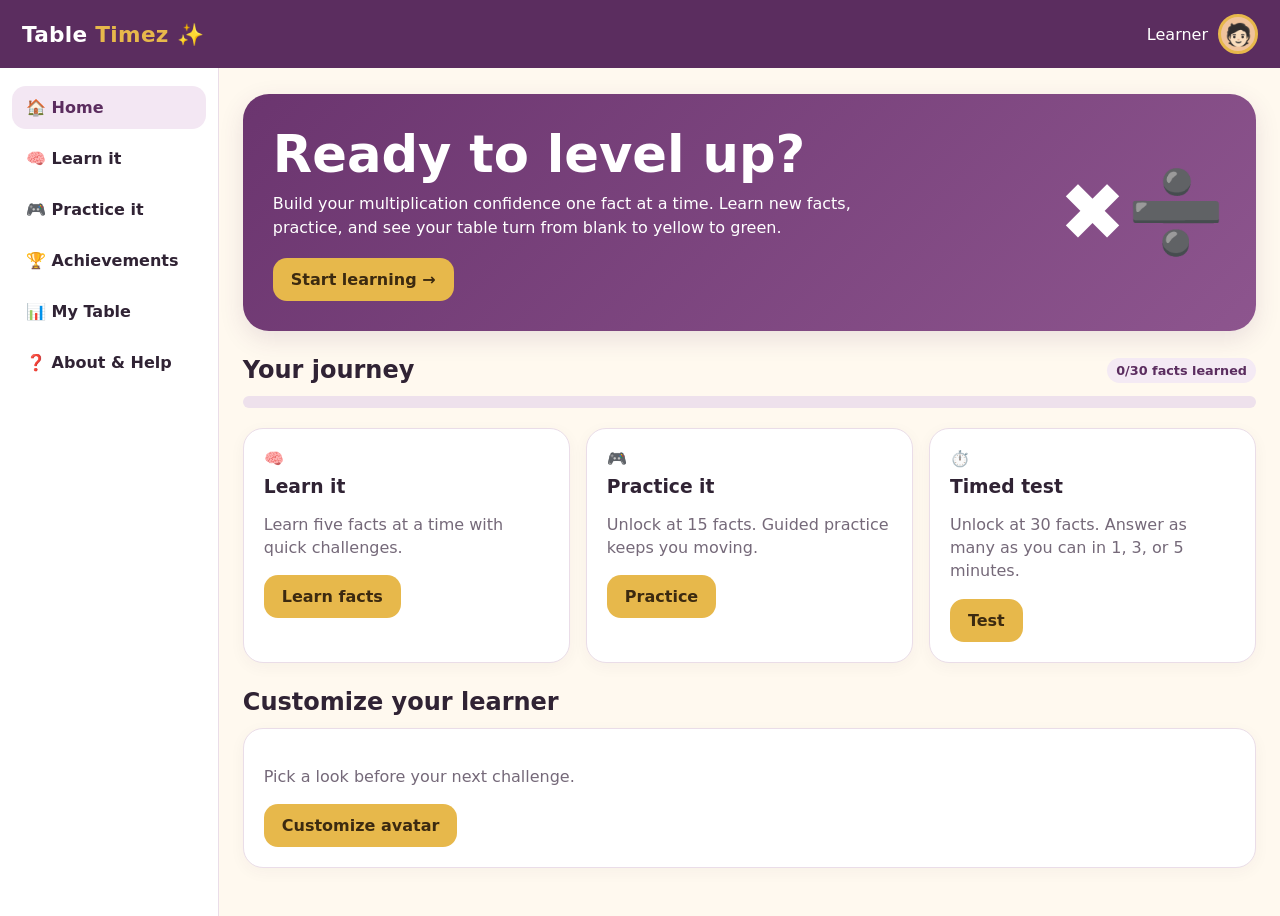
<file: pringley-table-timez/index.html>
<!doctype html>
<html lang="en">
<head>
<meta charset="utf-8">
<meta name="viewport" content="width=device-width,initial-scale=1">
<title>Table Timez</title>
<style>
:root{--plum:#5b2d5f;--plum2:#7b467f;--gold:#e7b84b;--cream:#fff9ef;--ink:#302334;--muted:#756979;--green:#3f9b67;--yellow:#e5b93f;--red:#d85a5a;--line:#eadde8}
*{box-sizing:border-box} body{margin:0;font-family:ui-rounded,"Trebuchet MS",system-ui,sans-serif;background:var(--cream);color:var(--ink)}
button,input{font:inherit} button{cursor:pointer;border:0}.app{min-height:100vh;display:flex;flex-direction:column}
header{background:var(--plum);color:#fff;padding:14px 22px;display:flex;align-items:center;justify-content:space-between;gap:12px;position:sticky;top:0;z-index:10}
.brand{font-weight:900;font-size:1.35rem;letter-spacing:.3px}.brand span{color:var(--gold)}
.profile{display:flex;align-items:center;gap:10px}.avatar-mini{width:40px;height:40px;border-radius:50%;background:#f0c39c;display:grid;place-items:center;font-size:1.35rem;border:3px solid var(--gold)}
.layout{display:flex;flex:1}.side{width:230px;background:#fff;border-right:1px solid var(--line);padding:18px 12px}
.nav{display:grid;gap:8px}.nav button{background:transparent;text-align:left;padding:12px 14px;border-radius:14px;color:var(--ink);font-weight:800}.nav button.active,.nav button:hover{background:#f3e7f3;color:var(--plum)}
main{width:min(1120px,100%);margin:0 auto;padding:26px 24px 48px}.hero{background:linear-gradient(135deg,#6b356f,#8d558e);color:white;border-radius:26px;padding:30px;display:flex;justify-content:space-between;gap:25px;align-items:center;box-shadow:0 8px 24px #5b2d5f20}
.hero h1{font-size:clamp(2rem,5vw,3.2rem);margin:0 0 8px}.hero p{margin:0 0 18px;max-width:650px;line-height:1.5}.cta,.gold{background:var(--gold);color:#3c2a10;padding:12px 18px;border-radius:14px;font-weight:900}.ghost{background:white;color:var(--plum);padding:11px 16px;border-radius:13px;font-weight:800}
.hero-art{font-size:5rem;min-width:150px;text-align:center}.grid{display:grid;grid-template-columns:repeat(3,1fr);gap:16px;margin-top:20px}.card{background:white;border:1px solid var(--line);border-radius:20px;padding:20px;box-shadow:0 4px 16px #3d243b0b}.card h3{margin:8px 0}.card p{color:var(--muted);line-height:1.45}.section-title{display:flex;justify-content:space-between;align-items:center;margin:25px 0 12px}.section-title h2{margin:0}.progressbar{height:12px;background:#eee1ec;border-radius:99px;overflow:hidden}.progressbar>div{height:100%;background:var(--gold);border-radius:99px}.journey{display:grid;gap:12px}.journey-item{display:flex;align-items:center;gap:15px;background:white;padding:16px;border-radius:18px;border:1px solid var(--line)}.bubble{width:48px;height:48px;border-radius:50%;display:grid;place-items:center;background:#f3e7f3;font-weight:900;color:var(--plum)}.locked{opacity:.55}.pill{display:inline-block;padding:5px 9px;border-radius:99px;background:#f4eaf4;color:var(--plum);font-size:.8rem;font-weight:800}
.fact{font-size:3rem;font-weight:900;text-align:center;margin:20px}.answer-row{display:flex;gap:10px;justify-content:center}.answer-row input{width:150px;padding:13px;border:2px solid #d8c9d7;border-radius:13px;text-align:center;font-size:1.3rem}.feedback{text-align:center;font-weight:900;min-height:30px;margin:14px}.choices{display:grid;grid-template-columns:repeat(2,1fr);gap:12px;max-width:500px;margin:auto}.choice{background:#f5edf5;padding:15px;border-radius:15px;font-weight:900}.choice:hover{background:#ead9ea}.table-wrap{overflow:auto}.mult-table{border-collapse:separate;border-spacing:5px;margin:auto}.mult-table th{padding:7px;color:var(--plum)}.mult-table td{min-width:42px;height:42px;text-align:center;border-radius:9px;font-weight:900}.blank{background:#f1edf0;color:#aaa}.red{background:#f3b0b0}.yellow{background:#f7e29a}.green{background:#a8dbbc}.legend{display:flex;gap:15px;flex-wrap:wrap;margin:14px 0}.legend span{display:flex;align-items:center;gap:6px}.dot{width:16px;height:16px;border-radius:4px}.avatar-builder{display:grid;grid-template-columns:1fr 1fr;gap:18px}.preview{background:#f3e7f3;border-radius:20px;display:grid;place-items:center;min-height:260px}.big-avatar{font-size:7rem}.option-row{display:flex;gap:8px;flex-wrap:wrap}.opt{background:#f7eff7;padding:10px 12px;border-radius:12px}.opt.selected{outline:3px solid var(--gold)}.achievement{display:flex;align-items:center;gap:14px}.badge{width:55px;height:55px;border-radius:50%;display:grid;place-items:center;background:#fff0bf;font-size:1.5rem}.timer{font-size:2rem;font-weight:900;text-align:center;color:var(--plum)}.center{text-align:center}.hidden{display:none!important}.notice{background:#fff5cf;border:1px solid #ecd99c;padding:12px 15px;border-radius:14px;margin:12px 0}.footer-note{color:var(--muted);font-size:.9rem;margin-top:25px}
@media(max-width:800px){.side{width:76px}.nav button{font-size:0;text-align:center}.nav button::first-letter{font-size:1.3rem}.grid{grid-template-columns:1fr}.hero{align-items:flex-start}.hero-art{display:none}.avatar-builder{grid-template-columns:1fr}}
@media(max-width:560px){header{padding:11px 14px}.side{display:none}main{padding:18px 14px}.hero{padding:22px}.choices{grid-template-columns:1fr}.fact{font-size:2.4rem}}
</style>
</head>
<body>
<div class="app">
<header><div class="brand">Table <span>Timez</span> ✨</div><div class="profile"><span id="studentLabel">Learner</span><div class="avatar-mini" id="miniAvatar">🙂</div></div></header>
<div class="layout">
<aside class="side"><nav class="nav" aria-label="Main navigation">
<button data-page="home">🏠 Home</button><button data-page="learn">🧠 Learn it</button><button data-page="practice">🎮 Practice it</button><button data-page="achievements">🏆 Achievements</button><button data-page="table">📊 My Table</button><button data-page="help">❓ About & Help</button>
</nav></aside>
<main id="main"></main>
</div>
</div>
<script>
const facts = Array.from({length:12},(_,a)=>Array.from({length:12},(_,b)=>({a:a+1,b:b+1,state:'blank'}))).flat();
const state = {page:'home', learned:0, correct:0, wrong:0, streak:0, avatar:{skin:'🧑🏻',hair:'✨',outfit:'👕',accessory:'⭐'}, test:null};
const saved=localStorage.getItem('tableTimezState'); if(saved) Object.assign(state,JSON.parse(saved));
function save(){localStorage.setItem('tableTimezState',JSON.stringify(state))}
function nav(page){state.page=page; save(); render()}
document.querySelectorAll('.nav button').forEach(b=>b.addEventListener('click',()=>nav(b.dataset.page)));
function avatar(){return state.avatar.skin}
function render(){
 document.querySelectorAll('.nav button').forEach(b=>b.classList.toggle('active',b.dataset.page===state.page));
 const pages={home:home,learn:learn,practice:practice,achievements:achievements,table:table,help:help}; document.getElementById('main').innerHTML=pages[state.page]();
 document.getElementById('miniAvatar').textContent=avatar();
 wire();
}
function home(){let p=Math.min(100,Math.round(state.learned/30*100));return `<section class="hero"><div><h1>Ready to level up?</h1><p>Build your multiplication confidence one fact at a time. Learn new facts, practice, and see your table turn from blank to yellow to green.</p><button class="cta" data-go="learn">Start learning →</button></div><div class="hero-art">✖️➗</div></section>
<div class="section-title"><h2>Your journey</h2><span class="pill">${state.learned}/30 facts learned</span></div><div class="progressbar"><div style="width:${p}%"></div></div>
<div class="grid"><div class="card"><div>🧠</div><h3>Learn it</h3><p>Learn five facts at a time with quick challenges.</p><button class="gold" data-go="learn">Learn facts</button></div><div class="card"><div>🎮</div><h3>Practice it</h3><p>${state.learned>=15?'Unlocked:':'Unlock at 15 facts.'} Guided practice keeps you moving.</p><button class="gold" data-go="practice" ${state.learned<15?'disabled':''}>Practice</button></div><div class="card"><div>⏱️</div><h3>Timed test</h3><p>${state.learned>=30?'Unlocked:':'Unlock at 30 facts.'} Answer as many as you can in 1, 3, or 5 minutes.</p><button class="gold" data-go="practice" ${state.learned<30?'disabled':''}>Test</button></div></div>
<div class="section-title"><h2>Customize your learner</h2></div><div class="card"><p>Pick a look before your next challenge.</p><button class="gold" data-go="help">Customize avatar</button></div>`}
function learn(){return `<div class="section-title"><h2>🧠 Learn it</h2><span class="pill">Goal: 30 facts</span></div><div class="notice">Learn five facts in this round. Think first, then check your answer. You can replay the direction with the speaker button.</div><div class="card center"><button class="ghost" id="speak" aria-label="Play spoken directions">🔊 Hear directions</button><div class="fact" id="learnFact"></div><div class="answer-row"><input id="learnAns" type="number" inputmode="numeric" aria-label="Your multiplication answer"><button class="gold" id="learnCheck">Check</button></div><div class="feedback" id="learnFeedback"></div><div id="learnNext"></div></div>`}
let currentLearn;
function startLearn(){currentLearn={a:Math.floor(Math.random()*9)+2,b:Math.floor(Math.random()*9)+2,done:false}; document.getElementById('learnFact').textContent=`${currentLearn.a} × ${currentLearn.b} = ?`;document.getElementById('learnAns').focus()}
function learnCheck(){if(currentLearn.done)return;let v=Number(document.getElementById('learnAns').value), f=document.getElementById('learnFeedback');if(v===currentLearn.a*currentLearn.b){state.correct++;state.learned=Math.min(144,state.learned+1);state.streak++;currentLearn.done=true;f.textContent='🌟 Great job! You got it right!';document.getElementById('learnNext').innerHTML='<button class="gold" id="nextLearn">Next fact →</button>';save()}else{state.wrong++;state.streak=0;f.textContent='💛 Nice try! Think about the groups and try again.'} }
function practice(){if(state.learned<15)return `<div class="card center"><h2>🎮 Practice it is locked</h2><p>Learn 15 facts to unlock guided practice. You have learned ${state.learned}.</p><button class="gold" data-go="learn">Keep learning</button></div>`;return `<div class="section-title"><h2>🎮 Practice it</h2><span class="pill">Guided skill practice</span></div><div class="grid"><div class="card"><h3>Quick Challenge</h3><p>Choose the correct answer.</p><button class="gold" id="startQuick">Start</button></div><div class="card"><h3>Timed Test</h3><p>Unlocked after 30 learned facts. Answer as many as you can in your chosen time.</p>${state.learned>=30?'<button class="gold" id="startTimer">Choose a time</button>':'<span class="pill">🔒 '+state.learned+'/30</span>'}</div><div class="card"><h3>Challenge a Friend</h3><p>Prototype mode uses fictional usernames only—no real student accounts.</p><input id="friendName" placeholder="Example: MathStar7" aria-label="Fictional player username"><button class="gold" id="challenge">Challenge</button></div></div><div id="practiceArea" class="card hidden center"></div>`}
function quickArea(){let a=Math.floor(Math.random()*10)+2,b=Math.floor(Math.random()*10)+2,ans=a*b,opts=[ans,ans+(Math.floor(Math.random()*4)+1),Math.max(1,ans-(Math.floor(Math.random()*4)+1)),ans+7].sort(()=>Math.random()-.5);document.getElementById('practiceArea').classList.remove('hidden');document.getElementById('practiceArea').innerHTML=`<div class="fact">${a} × ${b} = ?</div><div class="choices">${opts.map(x=>`<button class="choice" data-answer="${x}">${x}</button>`).join('')}</div><div class="feedback" id="qfeed"></div>`;document.querySelectorAll('.choice').forEach(x=>x.onclick=()=>{let f=document.getElementById('qfeed');if(+x.dataset.answer===ans){state.correct++;state.streak++;f.textContent='⭐ Excellent! Your multiplication fact is getting stronger.'}else{state.wrong++;state.streak=0;f.textContent='💛 Try again. Use the groups you know.'}save()})}
function timerArea(){document.getElementById('practiceArea').classList.remove('hidden');document.getElementById('practiceArea').innerHTML=`<h3>Pick your test</h3><div class="choices"><button class="choice" data-min="1">1 minute</button><button class="choice" data-min="3">3 minutes</button><button class="choice" data-min="5">5 minutes</button></div>`;document.querySelectorAll('[data-min]').forEach(x=>x.onclick=()=>runTest(+x.dataset.min))}
function runTest(min){let end=Date.now()+min*60000,score=0;function q(){let a=Math.floor(Math.random()*10)+2,b=Math.floor(Math.random()*10)+2;document.getElementById('practiceArea').innerHTML=`<div class="timer" id="clock"></div><div class="fact">${a} × ${b} = ?</div><div class="answer-row"><input id="tans" type="number" inputmode="numeric" aria-label="Timed test answer"><button class="gold" id="tcheck">Check</button></div><div class="feedback" id="tfeed">Answer as many as you can!</div>`;document.getElementById('tans').focus();let iv=setInterval(()=>{let left=Math.max(0,end-Date.now()),sec=Math.ceil(left/1000);document.getElementById('clock').textContent=`${Math.floor(sec/60)}:${String(sec%60).padStart(2,'0')}`;if(left<=0){clearInterval(iv);document.getElementById('practiceArea').innerHTML=`<h2>⏰ Time!</h2><p>You answered <strong>${score}</strong> facts correctly.</p><button class="gold" id="startTimer">Try again</button>`;wire()}},250);document.getElementById('tcheck').onclick=()=>{let v=Number(document.getElementById('tans').value);if(v===a*b){score++;state.correct++;document.getElementById('tfeed').textContent='🌟 Correct!';}else{state.wrong++;document.getElementById('tfeed').textContent='💛 Keep going!';}save();setTimeout(()=>{if(Date.now()<end)q()},250)}}q()}
function achievements(){let badges=[['🌟','First Fact',state.learned>=1,'Learn your first multiplication fact.'],['🔥','Five Alive',state.learned>=5,'Learn five facts.'],['🎯','15 Fact Finder',state.learned>=15,'Learn 15 facts to unlock practice.'],['🏆','30 Fact Champion',state.learned>=30,'Learn 30 facts to unlock timed tests.'],['💚','Green Machine',state.learned>=50,'Keep building mastery.']];return `<div class="section-title"><h2>🏆 Achievements</h2></div><div class="grid">${badges.map(b=>`<div class="card achievement ${b[2]?'':'locked'}"><div class="badge">${b[0]}</div><div><h3>${b[1]}</h3><p>${b[3]}</p><span class="pill">${b[2]?'Earned':'Locked'}</span></div></div>`).join('')}</div>`}
function table(){let learned=state.learned;let rows='<tr><th>×</th>'+Array.from({length:12},(_,i)=>`<th>${i+1}</th>`).join('')+'</tr>';for(let a=1;a<=12;a++){rows+=`<tr><th>${a}</th>`;for(let b=1;b<=12;b++){let n=(a-1)*12+b;let cls=n<=Math.max(0,learned-5)?'green':n<=learned?'yellow':(n%7===0&&learned>5?'red':'blank');rows+=`<td class="${cls}" title="${a} × ${b}">${n<=learned?a*b:'—'}</td>`}rows+='</tr>'}return `<div class="section-title"><h2>📊 My Table</h2><span class="pill">${learned} facts explored</span></div><p>Watch your multiplication facts change as you learn them.</p><div class="legend"><span><i class="dot blank"></i> Not learned</span><span><i class="dot red"></i> Needs work</span><span><i class="dot yellow"></i> Learning</span><span><i class="dot green"></i> Mastered</span></div><div class="card table-wrap"><table class="mult-table">${rows}</table></div><p class="footer-note">This prototype uses simple progress states to make growth easy to see.</p>`}
function help(){return `<div class="section-title"><h2>❓ About & Help</h2></div><div class="grid"><div class="card"><h3>What is Table Timez?</h3><p>A friendly practice space designed to help learners solve multiplication facts off the top of their heads.</p></div><div class="card"><h3>How do I unlock levels?</h3><p>Learn 5 facts in a round, unlock My Table after 5, Practice after 15, and Timed Test after 30.</p></div><div class="card"><h3>🔊 Audio</h3><p>Spoken directions supplement the text. This prototype uses your device's built-in voice when you press a speaker button.</p><button class="gold" id="speakHelp">Play directions</button></div></div><div class="section-title"><h2>Customize avatar</h2></div><div class="card avatar-builder"><div class="preview"><div class="big-avatar" id="avatarPreview">${avatar()}</div></div><div><h3>Skin</h3><div class="option-row">${['🧑🏻','🧑🏼','🧑🏽','🧑🏾','🧑🏿'].map(x=>`<button class="opt ${state.avatar.skin===x?'selected':''}" data-avatar="skin" data-val="${x}">${x}</button>`).join('')}</div><h3>Hair</h3><div class="option-row">${['✨','🧢','🎀','🪮'].map(x=>`<button class="opt" data-avatar="hair" data-val="${x}">${x}</button>`).join('')}</div><h3>Starter accessory</h3><div class="option-row">${['⭐','🎒','🎧','📚'].map(x=>`<button class="opt" data-avatar="accessory" data-val="${x}">${x}</button>`).join('')}</div><p class="footer-note">Only fictional/local prototype data is stored in this browser.</p></div></div>`}
function speak(text){if('speechSynthesis'in window){speechSynthesis.cancel();let u=new SpeechSynthesisUtterance(text);u.rate=.95;u.pitch=1.05;speechSynthesis.speak(u)}}
function wire(){document.querySelectorAll('[data-go]').forEach(b=>b.onclick=()=>nav(b.dataset.go));let s=document.getElementById('speak');if(s)s.onclick=()=>speak('Welcome to Table Timez. Think first, then solve the multiplication fact. Great effort!');let sh=document.getElementById('speakHelp');if(sh)sh.onclick=()=>speak('Table Timez helps you practice multiplication facts with short challenges and encouraging feedback.');let lc=document.getElementById('learnCheck');if(lc){startLearn();lc.onclick=learnCheck;document.getElementById('learnAns').onkeydown=e=>{if(e.key==='Enter')learnCheck()}}let nl=document.getElementById('nextLearn');if(nl)nl.onclick=()=>{state.learned=Math.max(0,state.learned);save();render()};let sq=document.getElementById('startQuick');if(sq)sq.onclick=quickArea;let st=document.getElementById('startTimer');if(st)st.onclick=timerArea;let ch=document.getElementById('challenge');if(ch)ch.onclick=()=>{let n=document.getElementById('friendName').value.trim()||'MathStar7';document.getElementById('practiceArea').classList.remove('hidden');document.getElementById('practiceArea').innerHTML=`<h3>⚔️ Friendly Match Ready!</h3><p>You challenged fictional player <strong>${n.replace(/[<>&"]/g,'')}</strong>. For this static prototype, both players use sample questions on the same device.</p><button class="gold" id="startQuick">Start match round</button>`;wire()};document.querySelectorAll('[data-avatar]').forEach(b=>b.onclick=()=>{state.avatar[b.dataset.avatar]=b.dataset.val;save();render()})}
render();
</script>
</body>
</html>
</file>
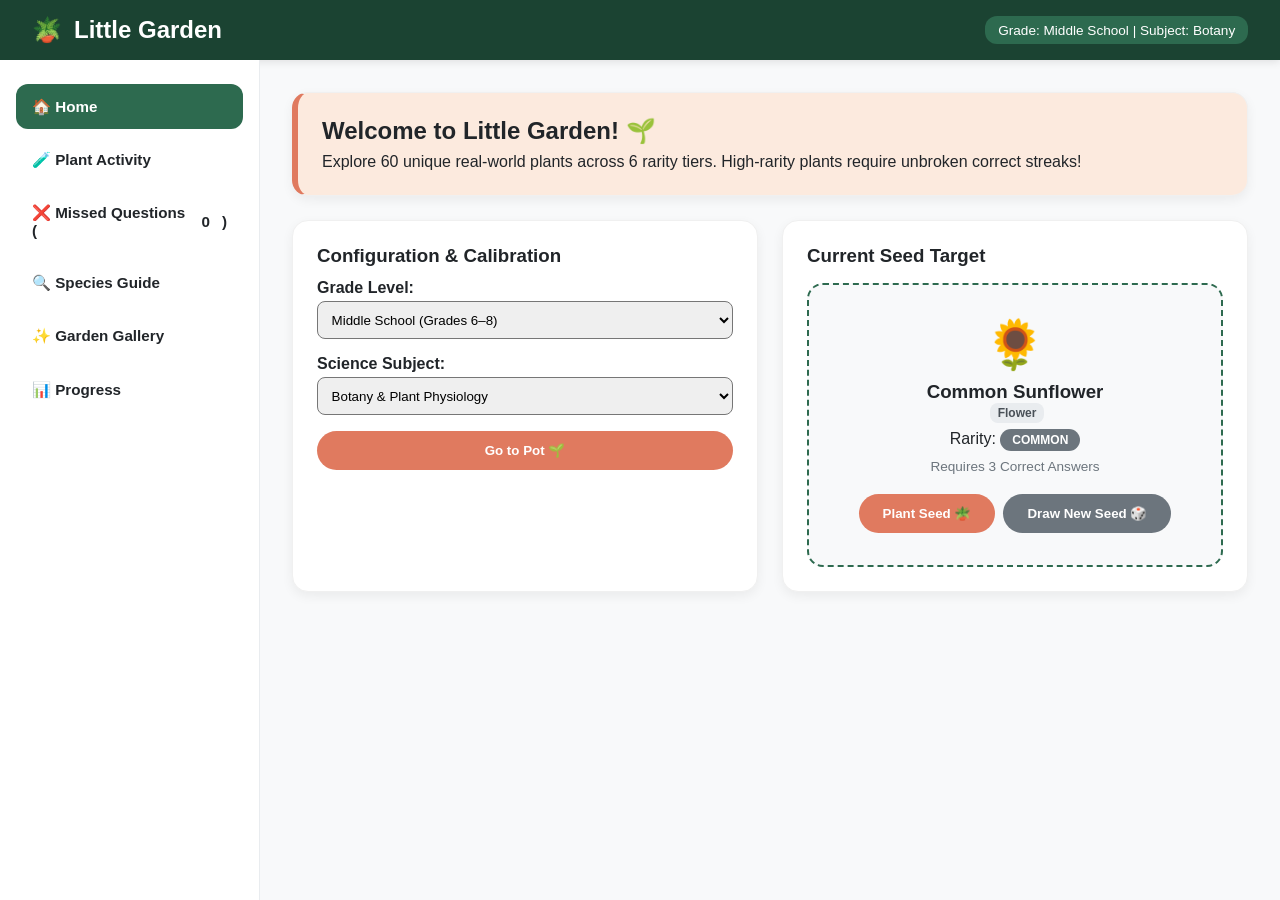
<file: tial-little-garden/index.html>
<!DOCTYPE html>
<html lang="en">
<head>
  <meta charset="UTF-8">
  <meta name="viewport" content="width=device-width, initial-scale=1.0">
  <title>Little Garden - Botanical Learning Engine</title>
  <style>
    :root {
      --forest-dark: #1b4332;
      --forest-mid: #2d6a4f;
      --forest-light: #52b788;
      --forest-subtle: #d8f3dc;
      --coral-primary: #e07a5f;
      --coral-hover: #f4a261;
      --coral-soft: #fceade;
      --bg-neutral: #f8f9fa;
      --card-bg: #ffffff;
      --text-dark: #212529;
      --text-muted: #6c757d;
      --border-radius: 16px;
      --shadow: 0 4px 12px rgba(0,0,0,0.06);

      /* Rarity Palette */
      --common-color: #6c757d;
      --uncommon-color: #2d6a4f;
      --rare-color: #0284c7;
      --epic-color: #7c3aed;
      --legendary-color: #d97706;
      --mythic-color: #dc2626;
    }

    * { box-sizing: border-box; margin: 0; padding: 0; font-family: 'Segoe UI', Roboto, Helvetica, Arial, sans-serif; }
    body { background-color: var(--bg-neutral); color: var(--text-dark); display: flex; flex-direction: column; min-height: 100vh; }

    .app-header {
      background-color: var(--forest-dark);
      color: white;
      padding: 1rem 2rem;
      display: flex;
      justify-content: space-between;
      align-items: center;
      box-shadow: 0 2px 8px rgba(0,0,0,0.1);
    }

    .app-brand { display: flex; align-items: center; gap: 0.75rem; font-size: 1.5rem; font-weight: 700; }
    .app-container { display: flex; flex: 1; }

    .sidebar-nav {
      width: 260px;
      background-color: var(--card-bg);
      border-right: 1px solid #e9ecef;
      padding: 1.5rem 1rem;
      display: flex;
      flex-direction: column;
      gap: 0.5rem;
    }

    .nav-btn {
      display: flex;
      align-items: center;
      gap: 0.75rem;
      padding: 0.85rem 1rem;
      border: none;
      background: none;
      border-radius: 12px;
      color: var(--text-dark);
      font-size: 0.95rem;
      font-weight: 600;
      text-align: left;
      cursor: pointer;
      transition: all 0.2s ease;
    }
    .nav-btn:hover { background-color: var(--forest-subtle); color: var(--forest-dark); }
    .nav-btn.active { background-color: var(--forest-mid); color: white; }

    .main-content { flex: 1; padding: 2rem; max-width: 1280px; margin: 0 auto; width: 100%; }
    .screen { display: none; }
    .screen.active { display: block; }

    .card {
      background: var(--card-bg);
      border-radius: var(--border-radius);
      padding: 1.5rem;
      box-shadow: var(--shadow);
      margin-bottom: 1.5rem;
      border: 1px solid #f0f0f0;
    }

    .grid-2 { display: grid; grid-template-columns: repeat(auto-fit, minmax(320px, 1fr)); gap: 1.5rem; }
    .grid-3 { display: grid; grid-template-columns: repeat(auto-fit, minmax(260px, 1fr)); gap: 1.5rem; }

    .btn-primary {
      background-color: var(--coral-primary);
      color: white;
      border: none;
      padding: 0.75rem 1.5rem;
      border-radius: 20px;
      font-weight: 600;
      cursor: pointer;
      transition: background 0.2s;
    }
    .btn-primary:hover { background-color: var(--coral-hover); }

    .btn-secondary {
      background-color: var(--common-color);
      color: white;
      border: none;
      padding: 0.75rem 1.5rem;
      border-radius: 20px;
      font-weight: 600;
      cursor: pointer;
      transition: background 0.2s;
    }
    .btn-secondary:hover { background-color: #495057; }

    .pot-display {
      background: #fdf8f5;
      border-radius: var(--border-radius);
      padding: 1.5rem;
      text-align: center;
      display: flex;
      flex-direction: column;
      align-items: center;
      border: 2px dashed var(--coral-primary);
    }

    .quiz-option {
      display: block;
      width: 100%;
      padding: 0.85rem 1rem;
      margin: 0.5rem 0;
      text-align: left;
      background: var(--bg-neutral);
      border: 2px solid #e9ecef;
      border-radius: 12px;
      cursor: pointer;
      font-size: 0.95rem;
      transition: all 0.2s;
    }
    .quiz-option:hover:not(:disabled) { border-color: var(--forest-light); background: #f0fff4; }
    .quiz-option:disabled { cursor: not-allowed; opacity: 0.6; }

    .badge-rarity {
      padding: 0.25rem 0.75rem;
      border-radius: 12px;
      font-size: 0.75rem;
      font-weight: 700;
      text-transform: uppercase;
      display: inline-block;
      color: white;
    }
    .rarity-common { background: var(--common-color); }
    .rarity-uncommon { background: var(--uncommon-color); }
    .rarity-rare { background: var(--rare-color); }
    .rarity-epic { background: var(--epic-color); }
    .rarity-legendary { background: var(--legendary-color); }
    .rarity-mythic { background: var(--mythic-color); }

    .badge-category {
      background: #e9ecef;
      color: #495057;
      padding: 0.2rem 0.5rem;
      border-radius: 8px;
      font-size: 0.75rem;
      font-weight: 600;
      margin-left: 0.25rem;
    }

    .gallery-card {
      border-radius: var(--border-radius);
      padding: 1.25rem;
      background: white;
      box-shadow: var(--shadow);
      border: 1px solid #e9ecef;
      position: relative;
      transition: transform 0.2s ease;
    }
    .gallery-card.locked { opacity: 0.6; background: #f1f3f5; border-style: dashed; }
    .gallery-card:hover { transform: translateY(-3px); }

    .missed-card {
      border-left: 4px solid var(--coral-primary);
      padding: 1rem;
      margin-bottom: 1rem;
      background: #fffdfc;
      border-radius: 8px;
      box-shadow: 0 2px 6px rgba(0,0,0,0.04);
    }

    .seed-box {
      background: #f8f9fa;
      border: 2px dashed var(--forest-mid);
      border-radius: 16px;
      padding: 2rem;
      text-align: center;
      margin-top: 1rem;
    }

    .lock-banner {
      background: #fff3cd;
      color: #664d03;
      padding: 0.75rem 1rem;
      border-radius: 12px;
      font-size: 0.85rem;
      margin-top: 0.75rem;
      border: 1px solid #ffecb5;
    }

    @media (max-width: 768px) {
      .app-container { flex-direction: column; }
      .sidebar-nav { width: 100%; flex-direction: row; overflow-x: auto; padding: 0.5rem; }
      .nav-btn { padding: 0.5rem 0.75rem; font-size: 0.85rem; white-space: nowrap; }
      .main-content { padding: 1rem; }
    }
  </style>
</head>
<body>

  <header class="app-header">
    <div class="app-brand"><span>🪴</span> Little Garden</div>
    <div id="user-badge" style="font-size: 0.85rem; background: var(--forest-mid); padding: 0.4rem 0.8rem; border-radius: 12px;">
      Grade: <span id="badge-grade">Middle School</span> | Subject: <span id="badge-subject">Botany</span>
    </div>
  </header>

  <div class="app-container">
    <nav class="sidebar-nav">
      <button class="nav-btn active" onclick="switchScreen('home', event)">🏠 Home</button>
      <button class="nav-btn" onclick="switchScreen('activity', event)">🧪 Plant Activity</button>
      <button class="nav-btn" onclick="switchScreen('missed', event)">❌ Missed Questions (<span id="missed-count-badge">0</span>)</button>
      <button class="nav-btn" onclick="switchScreen('botany-info', event)">🔍 Species Guide</button>
      <button class="nav-btn" onclick="switchScreen('results', event)">✨ Garden Gallery</button>
      <button class="nav-btn" onclick="switchScreen('progress', event)">📊 Progress</button>
    </nav>

    <main class="main-content">

      <!-- HOME -->
      <section id="screen-home" class="screen active">
        <div class="card" style="background: var(--coral-soft); border-left: 6px solid var(--coral-primary);">
          <h2>Welcome to Little Garden! 🌱</h2>
          <p style="margin-top: 0.5rem;">Explore 60 unique real-world plants across 6 rarity tiers. High-rarity plants require unbroken correct streaks!</p>
        </div>

        <div class="grid-2">
          <div class="card">
            <h3>Configuration & Calibration</h3>
            
            <label for="grade-select" style="font-weight:600; display:block; margin-top:0.75rem; margin-bottom:0.25rem;">Grade Level:</label>
            <select id="grade-select" style="width:100%; padding:0.6rem; margin-bottom:1rem; border-radius:8px;" onchange="updateProfile()">
              <option value="Middle School">Middle School (Grades 6–8)</option>
              <option value="High School">High School (Grades 9–12)</option>
            </select>

            <label for="topic-select" style="font-weight:600; display:block; margin-bottom:0.25rem;">Science Subject:</label>
            <select id="topic-select" style="width:100%; padding:0.6rem; margin-bottom:1rem; border-radius:8px;" onchange="updateProfile()">
              <option value="Botany">Botany & Plant Physiology</option>
              <option value="Biology">Biology & Ecology</option>
              <option value="Chemistry">Chemistry & Soil Science</option>
              <option value="Earth Science">Earth & Atmospheric Science</option>
            </select>

            <button class="btn-primary" onclick="switchScreen('activity', event)" style="width:100%;">Go to Pot 🌱</button>
          </div>

          <div class="card">
            <h3>Current Seed Target</h3>
            <div id="seed-selector-area" class="seed-box">
              <div id="home-emoji" style="font-size: 3rem;">🌻</div>
              <h3 id="home-flower-name" style="margin-top:0.5rem;">Common Sunflower</h3>
              <p><span id="home-cat" class="badge-category">Flower</span></p>
              <p style="margin-top:0.5rem;">Rarity: <span id="home-rarity" class="badge-rarity rarity-common">Common</span></p>
              <p style="margin-top:0.5rem; font-size:0.85rem; color:var(--text-muted);" id="home-rule-text">Requires 3 Correct Answers</p>

              <div id="lock-status-container"></div>

              <div style="display:flex; gap:0.5rem; justify-content:center; margin-top:1.25rem;">
                <button class="btn-primary" id="btn-plant-seed" onclick="acceptSeed()">Plant Seed 🪴</button>
                <button class="btn-secondary" onclick="drawRandomSeed()">Draw New Seed 🎲</button>
              </div>
            </div>
          </div>
        </div>
      </section>

      <!-- ACTIVITY -->
      <section id="screen-activity" class="screen">
        <div class="grid-2">
          <div class="card pot-display">
            <div style="display:flex; align-items:center; gap:0.5rem;">
              <h3 id="current-plant-title">Common Sunflower</h3>
              <span id="category-badge" class="badge-category">Flower</span>
            </div>
            <p style="font-size:0.85rem; color:var(--text-muted); font-style:italic;" id="current-scientific-name">Helianthus annuus</p>
            <div style="margin: 0.5rem 0;">
              <span id="rarity-badge" class="badge-rarity rarity-common">Common</span>
            </div>
            
            <svg id="plant-svg" width="220" height="250" viewBox="0 0 200 250">
              <path d="M45,180 L155,180 L140,235 L60,235 Z" fill="#b06d4e" />
              <rect x="40" y="170" width="120" height="15" rx="3" fill="#8c5035" />
              <ellipse cx="100" cy="175" rx="55" ry="6" fill="#4a2c11" />
              
              <path id="svg-stem" d="M100,175 L100,175" stroke="#2d6a4f" stroke-width="6" fill="none" stroke-linecap="round"/>
              <path id="svg-leaf-left" d="M100,140 Q70,120 75,145 Z" fill="#52b788" opacity="0"/>
              <path id="svg-leaf-right" d="M100,120 Q130,100 125,125 Z" fill="#52b788" opacity="0"/>
              
              <g id="svg-flower-head" transform="translate(100,75) scale(0)">
                <g id="svg-petals"></g>
                <circle id="svg-center" cx="0" cy="0" r="14" fill="#3a2218" />
              </g>
            </svg>

            <div style="width:100%; background:#e9ecef; border-radius:10px; height:14px; overflow:hidden; margin-top:0.5rem;">
              <div id="progress-bar-fill" style="width:0%; background:var(--forest-light); height:100%; transition:width 0.4s;"></div>
            </div>
            <p id="progress-text" style="font-size:0.85rem; margin-top:0.5rem; font-weight:600;">0/3 Questions Answered</p>
          </div>

          <div class="card">
            <div style="display:flex; justify-content:space-between; align-items:center;">
              <h3>Knowledge Check 🧪</h3>
              <span id="q-difficulty-tag" style="font-size:0.75rem; background:var(--forest-subtle); padding:0.2rem 0.5rem; border-radius:8px;">Common Tier</span>
            </div>
            <p id="question-text" style="margin:0.75rem 0; font-weight:600; min-height:48px; line-height:1.4;">Loading question...</p>
            <div id="quiz-options"></div>
            
            <div id="feedback-box" style="margin-top:1rem; padding:0.75rem; border-radius:8px; display:none; font-size:0.9rem; line-height:1.4;"></div>
            <p id="tries-left" style="font-size:0.8rem; color:var(--text-muted); margin-top:0.5rem;"></p>
          </div>
        </div>
      </section>

      <!-- MISSED QUESTIONS REVIEW HUB -->
      <section id="screen-missed" class="screen">
        <div class="card">
          <h2>Missed Questions Review Hub ❌</h2>
          <p>Review questions you answered incorrectly during active learning modules. Practice them here to reinforce learning.</p>
        </div>
        <div id="missed-questions-list"></div>
      </section>

      <!-- SPECIES GUIDE -->
      <section id="screen-botany-info" class="screen">
        <div class="card">
          <h2>Botanical Field Guide 🔍</h2>
          <p>Explore structural profiles, natural habitats, and characteristics across Flowers, Herbs, Plants, Trees, Fruits, and Vegetables.</p>
        </div>
        <div id="species-guide-container" class="grid-2"></div>
      </section>

      <!-- UNLOCK GALLERY -->
      <section id="screen-results" class="screen">
        <div class="card">
          <h2>Botanical Collection & Gallery 🌸</h2>
          <p>Track your progress across 60 species in 6 rarity tiers. Cultivated specimens render in color; locked species display unlock criteria.</p>
        </div>
        
        <!-- Filter Tabs -->
        <div style="display:flex; gap:0.5rem; margin-bottom:1rem; flex-wrap:wrap;" id="rarity-filter-bar">
          <button class="btn-primary" style="padding:0.4rem 0.8rem; font-size:0.85rem;" onclick="filterGallery('All')">All (60)</button>
          <button class="btn-primary" style="padding:0.4rem 0.8rem; font-size:0.85rem; background:var(--common-color);" onclick="filterGallery('Common')">Common</button>
          <button class="btn-primary" style="padding:0.4rem 0.8rem; font-size:0.85rem; background:var(--uncommon-color);" onclick="filterGallery('Uncommon')">Uncommon</button>
          <button class="btn-primary" style="padding:0.4rem 0.8rem; font-size:0.85rem; background:var(--rare-color);" onclick="filterGallery('Rare')">Rare</button>
          <button class="btn-primary" style="padding:0.4rem 0.8rem; font-size:0.85rem; background:var(--epic-color);" onclick="filterGallery('Epic')">Epic</button>
          <button class="btn-primary" style="padding:0.4rem 0.8rem; font-size:0.85rem; background:var(--legendary-color);" onclick="filterGallery('Legendary')">Legendary</button>
          <button class="btn-primary" style="padding:0.4rem 0.8rem; font-size:0.85rem; background:var(--mythic-color);" onclick="filterGallery('Mythic')">Mythic</button>
        </div>

        <div id="garden-gallery-grid" class="grid-3"></div>
      </section>

      <!-- PROGRESS -->
      <section id="screen-progress" class="screen">
        <div class="card">
          <h2>Learning Dashboard 📊</h2>
          <div class="grid-3" style="margin-top:1rem; text-align:center;">
            <div style="background:var(--forest-subtle); padding:1rem; border-radius:12px;">
              <h3 id="stat-grown">1 / 60</h3>
              <p style="font-size:0.85rem;">Species Unlocked</p>
            </div>
            <div style="background:var(--coral-soft); padding:1rem; border-radius:12px;">
              <h3 id="stat-correct">0</h3>
              <p style="font-size:0.85rem;">Questions Mastered</p>
            </div>
            <div style="background:var(--bg-neutral); padding:1rem; border-radius:12px;">
              <h3 id="stat-accuracy">100%</h3>
              <p style="font-size:0.85rem;">Accuracy Rate</p>
            </div>
          </div>
        </div>
      </section>

    </main>
  </div>

  <script>
    /* 60 SPECIMENS: 10 PER RARITY TIER ACROSS 6 CATEGORIES */
    const botanicalDatabase = [
      // COMMON TIER (10 Plants)
      { id: "sunflower", name: "Common Sunflower", scientific: "Helianthus annuus", category: "Flower", rarity: "Common", questionsReq: 3, strictMistake: false, emoji: "🌻", stemColor: "#2d6a4f", petalColor: "#f4a261", centerColor: "#3a2218", petalCount: 16, petalType: "oval", nativeTo: "North America", identifiers: "Broad golden ray florets around a central seed disk.", habitat: "Sunny prairies." },
      { id: "basil", name: "Sweet Basil", scientific: "Ocimum basilicum", category: "Herb", rarity: "Common", questionsReq: 3, strictMistake: false, emoji: "🌿", stemColor: "#52b788", petalColor: "#ffffff", centerColor: "#52b788", petalCount: 6, petalType: "slender", nativeTo: "Central Africa / SE Asia", identifiers: "Aromatic glossy green leaves with small white flower spikes.", habitat: "Warm tropical regions." },
      { id: "dandelion", name: "Common Dandelion", scientific: "Taraxacum officinale", category: "Plant", rarity: "Common", questionsReq: 3, strictMistake: false, emoji: "🌼", stemColor: "#74c69d", petalColor: "#ffb703", centerColor: "#fb8500", petalCount: 20, petalType: "spiked", nativeTo: "Eurasia", identifiers: "Bright yellow composite heads transforming into spherical seed pappi.", habitat: "Lawns and fields." },
      { id: "oak_sapling", name: "English Oak", scientific: "Quercus robur", category: "Tree", rarity: "Common", questionsReq: 3, strictMistake: false, emoji: "🌳", stemColor: "#582f0e", petalColor: "#70e000", centerColor: "#38b000", petalCount: 8, petalType: "lobed", nativeTo: "Europe", identifiers: "Lobed deciduous leaves producing acorns.", habitat: "Temperate broadleaf forests." },
      { id: "tomato", name: "Garden Tomato", scientific: "Solanum lycopersicum", category: "Vegetable", rarity: "Common", questionsReq: 3, strictMistake: false, emoji: "🍅", stemColor: "#38b000", petalColor: "#ff0000", centerColor: "#d00000", petalCount: 5, petalType: "berry", nativeTo: "South America", identifiers: "Red fleshy berry fruit with serrated compound leaves.", habitat: "Cultivated soils." },
      { id: "apple_tree", name: "Wild Apple", scientific: "Malus domestica", category: "Fruit", rarity: "Common", questionsReq: 3, strictMistake: false, emoji: "🍎", stemColor: "#6c584c", petalColor: "#ffb3c6", centerColor: "#ff4d6d", petalCount: 5, petalType: "oval", nativeTo: "Central Asia", identifiers: "Pink-white blossoms yielding sweet fleshy pome fruit.", habitat: "Orchards and woodlands." },
      { id: "mint_common", name: "Spearmint", scientific: "Mentha spicata", category: "Herb", rarity: "Common", questionsReq: 3, strictMistake: false, emoji: "🌱", stemColor: "#2b9348", petalColor: "#e0aaff", centerColor: "#7b2cbf", petalCount: 8, petalType: "spiked", nativeTo: "Europe / Asia", identifiers: "Serrated aromatic leaves with pale purple flower spikes.", habitat: "Moist river banks." },
      { id: "marigold", name: "French Marigold", scientific: "Tagetes patula", category: "Flower", rarity: "Common", questionsReq: 3, strictMistake: false, emoji: "🏵️", stemColor: "#2d6a4f", petalColor: "#ff7b00", centerColor: "#9e2a2b", petalCount: 14, petalType: "ruffled", nativeTo: "Mexico", identifiers: "Dense double-blooming orange/yellow carnation-like heads.", habitat: "Sunlit gardens." },
      { id: "carrot", name: "Wild Carrot", scientific: "Daucus carota", category: "Vegetable", rarity: "Common", questionsReq: 3, strictMistake: false, emoji: "🥕", stemColor: "#52b788", petalColor: "#ff6b35", centerColor: "#f7b801", petalCount: 5, petalType: "taproot", nativeTo: "Europe", identifiers: "Feathery foliage with deep orange taproot.", habitat: "Disturbed open soils." },
      { id: "clover", name: "White Clover", scientific: "Trifolium repens", category: "Plant", rarity: "Common", questionsReq: 3, strictMistake: false, emoji: "☘️", stemColor: "#74c69d", petalColor: "#f8f9fa", centerColor: "#d8f3dc", petalCount: 12, petalType: "globular", nativeTo: "Europe", identifiers: "Trifoliate leaves with white spherical flower heads.", habitat: "Grassy pastures." },

      // UNCOMMON TIER (10 Plants)
      { id: "lavender", name: "English Lavender", scientific: "Lavandula angustifolia", category: "Herb", rarity: "Uncommon", questionsReq: 4, strictMistake: false, emoji: "🪻", stemColor: "#40916c", petalColor: "#9d4edd", centerColor: "#5a189a", petalCount: 10, petalType: "spiked", nativeTo: "Mediterranean", identifiers: "Fragrant purple flower spikes atop grey-green stems.", habitat: "Dry, rocky soil." },
      { id: "columbine", name: "Wild Columbine", scientific: "Aquilegia canadensis", category: "Flower", rarity: "Uncommon", questionsReq: 4, strictMistake: false, emoji: "🌺", stemColor: "#2d6a4f", petalColor: "#e07a5f", centerColor: "#f4a261", petalCount: 5, petalType: "spurred", nativeTo: "North America", identifiers: "Nodding red/yellow flowers with distinct backward spurs.", habitat: "Woodland slopes." },
      { id: "birch", name: "Paper Birch", scientific: "Betula papyrifera", category: "Tree", rarity: "Uncommon", questionsReq: 4, strictMistake: false, emoji: "🪵", stemColor: "#d8f3dc", petalColor: "#e9ecef", centerColor: "#2d6a4f", petalCount: 8, petalType: "oval", nativeTo: "Northern North America", identifiers: "Peeling white bark with hanging catkin inflorescences.", habitat: "Boreal forests." },
      { id: "strawberry", name: "Wild Strawberry", scientific: "Fragaria vesca", category: "Fruit", rarity: "Uncommon", questionsReq: 4, strictMistake: false, emoji: "🍓", stemColor: "#52b788", petalColor: "#ff0054", centerColor: "#ffbd00", petalCount: 5, petalType: "berry", nativeTo: "Northern Hemisphere", identifiers: "White 5-petaled bloom developing into red seed-speckled accessory fruit.", habitat: "Forest margins." },
      { id: "bell_pepper", name: "Sweet Bell Pepper", scientific: "Capsicum annuum", category: "Vegetable", rarity: "Uncommon", questionsReq: 4, strictMistake: false, emoji: "🫑", stemColor: "#2d6a4f", petalColor: "#38b000", centerColor: "#ccff00", petalCount: 6, petalType: "hollow", nativeTo: "Central / South America", identifiers: "Glossy bell-shaped hollow fruit on sturdy stems.", habitat: "Warm sunlit garden beds." },
      { id: "rosemary", name: "Rosemary", scientific: "Salvia rosmarinus", category: "Herb", rarity: "Uncommon", questionsReq: 4, strictMistake: false, emoji: "🌿", stemColor: "#52b788", petalColor: "#a2d2ff", centerColor: "#0077b6", petalCount: 4, petalType: "needle", nativeTo: "Mediterranean", identifiers: "Needle-like aromatic evergreen leaves with blue-purple blooms.", habitat: "Coastal rocky cliffs." },
      { id: "pine", name: "Scots Pine", scientific: "Pinus sylvestris", category: "Tree", rarity: "Uncommon", questionsReq: 4, strictMistake: false, emoji: "🌲", stemColor: "#4a2c11", petalColor: "#2d6a4f", centerColor: "#1b4332", petalCount: 6, petalType: "cone", nativeTo: "Eurasia", identifiers: "Paired needle bundles and woody seed cones.", habitat: "Highland forests." },
      { id: "aloe", name: "Aloe Vera", scientific: "Aloe barbadensis", category: "Plant", rarity: "Uncommon", questionsReq: 4, strictMistake: false, emoji: "🪴", stemColor: "#52b788", petalColor: "#74c69d", centerColor: "#2d6a4f", petalCount: 6, petalType: "succulent", nativeTo: "Arabian Peninsula", identifiers: "Fleshy serrated succulent leaves containing soothing hydrogel.", habitat: "Arid climates." },
      { id: "zucchini", name: "Courgette Zucchini", scientific: "Cucurbita pepo", category: "Vegetable", rarity: "Uncommon", questionsReq: 4, strictMistake: false, emoji: "🥒", stemColor: "#2d6a4f", petalColor: "#ff9e00", centerColor: "#ff6000", petalCount: 5, petalType: "trumpet", nativeTo: "Mesoamerica", identifiers: "Large golden trumpet blooms yielding elongated green squash.", habitat: "Rich garden loam." },
      { id: "peach", name: "Peach Blossom", scientific: "Prunus persica", category: "Fruit", rarity: "Uncommon", questionsReq: 4, strictMistake: false, emoji: "🍑", stemColor: "#6c584c", petalColor: "#ffb3c6", centerColor: "#ff0054", petalCount: 5, petalType: "oval", nativeTo: "China", identifiers: "Delicate pink spring blossoms preceding velvety drupe fruit.", habitat: "Temperate valleys." },

      // RARE TIER (10 Plants - Flawless Streak Threshold Begins)
      { id: "cherry", name: "Japanese Cherry Blossom", scientific: "Prunus serrulata", category: "Tree", rarity: "Rare", questionsReq: 5, strictMistake: true, emoji: "🌸", stemColor: "#582f0e", petalColor: "#ffb3c6", centerColor: "#fb6f92", petalCount: 5, petalType: "notched", nativeTo: "East Asia", identifiers: "Pink notched petals blooming in dense spring clusters.", habitat: "Temperate valleys." },
      { id: "mint", name: "Peppermint", scientific: "Mentha x piperita", category: "Herb", rarity: "Rare", questionsReq: 5, strictMistake: true, emoji: "🌱", stemColor: "#2d6a4f", petalColor: "#d8f3dc", centerColor: "#2d6a4f", petalCount: 8, petalType: "spiked", nativeTo: "Europe", identifiers: "Serrated aromatic leaves with purple terminal flower spikes.", habitat: "Moist stream margins." },
      { id: "pitcher", name: "Purple Pitcher Plant", scientific: "Sarracenia purpurea", category: "Plant", rarity: "Rare", questionsReq: 5, strictMistake: true, emoji: "🪴", stemColor: "#2d6a4f", petalColor: "#a2d2ff", centerColor: "#0284c7", petalCount: 5, petalType: "pitcher", nativeTo: "North American Bogs", identifiers: "Fluid-filled modified pitcher leaves for trapping insects.", habitat: "Nutrient-poor peat bogs." },
      { id: "blueberry", name: "Highbush Blueberry", scientific: "Vaccinium corymbosum", category: "Fruit", rarity: "Rare", questionsReq: 5, strictMistake: true, emoji: "🫐", stemColor: "#40916c", petalColor: "#3a0ca3", centerColor: "#4cc9f0", petalCount: 5, petalType: "bell", nativeTo: "Eastern North America", identifiers: "Bell-shaped white blooms maturing into indigo berry clusters.", habitat: "Acidic bogs and barrens." },
      { id: "eggplant", name: "Black Beauty Eggplant", scientific: "Solanum melongena", category: "Vegetable", rarity: "Rare", questionsReq: 5, strictMistake: true, emoji: "🍆", stemColor: "#2d6a4f", petalColor: "#7209b7", centerColor: "#f72585", petalCount: 6, petalType: "star", nativeTo: "South Asia", identifiers: "Star-shaped purple flowers producing deep purple glossy fruit.", habitat: "Warm subtropical plains." },
      { id: "lotus", name: "Sacred Lotus", scientific: "Nelumbo nucifera", category: "Flower", rarity: "Rare", questionsReq: 5, strictMistake: true, emoji: "🪷", stemColor: "#52b788", petalColor: "#ffccd5", centerColor: "#ffb703", petalCount: 16, petalType: "layered", nativeTo: "Tropical Asia", identifiers: "Water-repellent emergent leaves with large multi-petaled pink blooms.", habitat: "Quiet ponds and lakes." },
      { id: "fig", name: "Common Fig Tree", scientific: "Ficus carica", category: "Fruit", rarity: "Rare", questionsReq: 5, strictMistake: true, emoji: "🫒", stemColor: "#6c584c", petalColor: "#52b788", centerColor: "#80b918", petalCount: 4, petalType: "syconium", nativeTo: "Mediterranean / West Asia", identifiers: "Inverted floral syconium developing into sweet multi-seeded fruit.", habitat: "Rocky sunny hillsides." },
      { id: "ginseng_rare", name: "Wild American Ginseng", scientific: "Panax quinquefolius", category: "Herb", rarity: "Rare", questionsReq: 5, strictMistake: true, emoji: "🌿", stemColor: "#2d6a4f", petalColor: "#d8f3dc", centerColor: "#ae2012", petalCount: 5, petalType: "palmate", nativeTo: "Appalachia", identifiers: "Palmate 5-foliate leaves with bright scarlet berries.", habitat: "Deep deciduous slope shade." },
      { id: "redwood_sapling", name: "Coast Redwood", scientific: "Sequoia sempervirens", category: "Tree", rarity: "Rare", questionsReq: 5, strictMistake: true, emoji: "🌲", stemColor: "#3a2218", petalColor: "#1b4332", centerColor: "#081c15", petalCount: 6, petalType: "evergreen", nativeTo: "Pacific Coast USA", identifiers: "Flat dark green needles with thick fibrous fire-resistant bark.", habitat: "Foggy coastal valleys." },
      { id: "venus_flytrap", name: "Venus Flytrap", scientific: "Dionaea muscipula", category: "Plant", rarity: "Rare", questionsReq: 5, strictMistake: true, emoji: "🪴", stemColor: "#2d6a4f", petalColor: "#74c69d", centerColor: "#d90429", petalCount: 6, petalType: "trap", nativeTo: "Coastal Carolinas", identifiers: "Hinged leaf lobes lined with sensitive trigger hairs.", habitat: "Nitrogen-poor coastal bogs." },

      // EPIC TIER (10 Plants - Strict Streak)
      { id: "orchid_ghost", name: "Ghost Orchid", scientific: "Dendrophylax lindenii", category: "Flower", rarity: "Epic", questionsReq: 6, strictMistake: true, emoji: "🤍", stemColor: "#52b788", petalColor: "#ffffff", centerColor: "#e0e1dd", petalCount: 5, petalType: "slender", nativeTo: "Florida / Cuba", identifiers: "Leafless epiphyte with white froglike blooms.", habitat: "Deep swamp forests." },
      { id: "ginkgo", name: "Ginkgo Biloba", scientific: "Ginkgo biloba", category: "Tree", rarity: "Epic", questionsReq: 6, strictMistake: true, emoji: "🍂", stemColor: "#582f0e", petalColor: "#ca6702", centerColor: "#ee9b00", petalCount: 4, petalType: "fan", nativeTo: "China", identifiers: "Fan-shaped leaves on an ancient gymnosperm tree lineage.", habitat: "Temperate valleys." },
      { id: "dragonfruit", name: "Pitaya Dragonfruit", scientific: "Selenicereus undatus", category: "Fruit", rarity: "Epic", questionsReq: 6, strictMistake: true, emoji: "🐉", stemColor: "#2d6a4f", petalColor: "#ff006e", centerColor: "#ffbe0b", petalCount: 12, petalType: "scaled", nativeTo: "Central America", identifiers: "Night-blooming climbing cactus with vibrant scaled pink fruit.", habitat: "Tropical dry forests." },
      { id: "saffron", name: "Saffron Crocus", scientific: "Crocus sativus", category: "Herb", rarity: "Epic", questionsReq: 6, strictMistake: true, emoji: "🪻", stemColor: "#40916c", petalColor: "#7209b7", centerColor: "#d90429", petalCount: 6, petalType: "oval", nativeTo: "Greece", identifiers: "Purple 6-lobed flower bearing three valuable crimson stigmas.", habitat: "Arid Mediterranean scrub." },
      { id: "artichoke", name: "Globe Artichoke", scientific: "Cynara cardunculus", category: "Vegetable", rarity: "Epic", questionsReq: 6, strictMistake: true, emoji: "🥦", stemColor: "#2d6a4f", petalColor: "#38b000", centerColor: "#7209b7", petalCount: 16, petalType: "bract", nativeTo: "Mediterranean", identifiers: "Edible immature flower bud with spiky purple thistle florets.", habitat: "Coastal Mediterranean soils." },
      { id: "bamboo", name: "Moso Bamboo", scientific: "Phyllostachys edulis", category: "Plant", rarity: "Epic", questionsReq: 6, strictMistake: true, emoji: "🎍", stemColor: "#52b788", petalColor: "#74c69d", centerColor: "#1b4332", petalCount: 4, petalType: "culm", nativeTo: "China", identifiers: "Rapidly growing hollow wooden culms with lanceolate leaves.", habitat: "Subtropical bamboo groves." },
      { id: "cacao", name: "Cacao Tree", scientific: "Theobroma cacao", category: "Tree", rarity: "Epic", questionsReq: 6, strictMistake: true, emoji: "🍫", stemColor: "#4a2c11", petalColor: "#ffb703", centerColor: "#6a040f", petalCount: 5, petalType: "cauliflory", nativeTo: "Amazon Basin", identifiers: "Cauliflorous trunk blooms producing chocolate-yielding seed pods.", habitat: "Tropical rainforest understory." },
      { id: "passion_fruit", name: "Passion Flower", scientific: "Passiflora edulis", category: "Fruit", rarity: "Epic", questionsReq: 6, strictMistake: true, emoji: "🫛", stemColor: "#2d6a4f", petalColor: "#8338ec", centerColor: "#ff006e", petalCount: 10, petalType: "corona", nativeTo: "South America", identifiers: "Intricate floral ring with fringe filaments and purple aromatic fruit.", habitat: "Subtropical thickets." },
      { id: "wasabi", name: "Wild Wasabi", scientific: "Eutrema japonicum", category: "Herb", rarity: "Epic", questionsReq: 6, strictMistake: true, emoji: "🥬", stemColor: "#38b000", petalColor: "#ffffff", centerColor: "#70e000", petalCount: 4, petalType: "cross", nativeTo: "Japan", identifiers: "Heart-shaped leaves with pungent ground rhizomes.", habitat: "Shaded mountain river beds." },
      { id: "sensitive_plant", name: "Mimosa Pudica", scientific: "Mimosa pudica", category: "Plant", rarity: "Epic", questionsReq: 6, strictMistake: true, emoji: "🌿", stemColor: "#2d6a4f", petalColor: "#ff006e", centerColor: "#ffb703", petalCount: 12, petalType: "puff", nativeTo: "Central & South America", identifiers: "Thigmonastic leaflets that fold inward upon physical contact.", habitat: "Disturbed tropical soils." },

      // LEGENDARY TIER (10 Plants - Strict Streak)
      { id: "corpse_flower", name: "Corpse Flower", scientific: "Amorphophallus titanum", category: "Flower", rarity: "Legendary", questionsReq: 7, strictMistake: true, emoji: "🥀", stemColor: "#2d6a4f", petalColor: "#6a040f", centerColor: "#ffb703", petalCount: 1, petalType: "spadix", nativeTo: "Sumatra", identifiers: "Massive foul-odored inflorescence with central spadix.", habitat: "Equatorial rainforests." },
      { id: "baobab", name: "Grandidier's Baobab", scientific: "Adansonia grandidieri", category: "Tree", rarity: "Legendary", questionsReq: 7, strictMistake: true, emoji: "🪵", stemColor: "#6c584c", petalColor: "#ffffff", centerColor: "#ffb703", petalCount: 5, petalType: "massive", nativeTo: "Madagascar", identifiers: "Massive barrel-like water-storing trunk with high crowns.", habitat: "Dry deciduous thickets." },
      { id: "rafflesia", name: "Monster Flower", scientific: "Rafflesia arnoldii", category: "Flower", rarity: "Legendary", questionsReq: 7, strictMistake: true, emoji: "🌺", stemColor: "#6a040f", petalColor: "#d90429", centerColor: "#ffb703", petalCount: 5, petalType: "mottled", nativeTo: "Borneo & Sumatra", identifiers: "World's largest individual flower; stemless parasitic bloom.", habitat: "Primary rainforest vines." },
      { id: "vanilla", name: "Vanilla Orchid", scientific: "Vanilla planifolia", category: "Herb", rarity: "Legendary", questionsReq: 7, strictMistake: true, emoji: "🍦", stemColor: "#52b788", petalColor: "#fff3b0", centerColor: "#e07a5f", petalCount: 6, petalType: "trumpet", nativeTo: "Mesoamerica", identifiers: "Climbing vine orchid whose cured seed pods yield vanilla.", habitat: "Hot humid rainforests." },
      { id: "miracle_fruit", name: "Miracle Berry", scientific: "Synsepalum dulcificum", category: "Fruit", rarity: "Legendary", questionsReq: 7, strictMistake: true, emoji: "🍒", stemColor: "#2d6a4f", petalColor: "#ff0054", centerColor: "#9e2a2b", petalCount: 5, petalType: "oval", nativeTo: "West Africa", identifiers: "Red berry containing miraculin, transforming sour tastes to sweet.", habitat: "Tropical lowland soils." },
      { id: "black_truffle", name: "Périgord Black Truffle", scientific: "Tuber melanosporum", category: "Vegetable", rarity: "Legendary", questionsReq: 7, strictMistake: true, emoji: "🧆", stemColor: "#3a2218", petalColor: "#212529", centerColor: "#495057", petalCount: 4, petalType: "subterranean", nativeTo: "Southern Europe", identifiers: "Subterranean fruiting body forming mycorrhizal oak associations.", habitat: "Calcareous oak roots." },
      { id: "welwitschia", name: "Welwitschia", scientific: "Welwitschia mirabilis", category: "Plant", rarity: "Legendary", questionsReq: 7, strictMistake: true, emoji: "🌵", stemColor: "#6c584c", petalColor: "#ca6702", centerColor: "#9b2226", petalCount: 2, petalType: "strap", nativeTo: "Namib Desert", identifiers: "Produces only two continuously growing strap leaves over centuries.", habitat: "Hyper-arid desert plains." },
      { id: "bristlecone", name: "Bristlecone Pine", scientific: "Pinus longaeva", category: "Tree", rarity: "Legendary", questionsReq: 7, strictMistake: true, emoji: "🌲", stemColor: "#3a2218", petalColor: "#2d6a4f", centerColor: "#000000", petalCount: 5, petalType: "gnarled", nativeTo: "Western USA", identifiers: "Gnarled ancient resinous wood surviving several millennia.", habitat: "High subalpine dolomite ridges." },
      { id: "black_lotus", name: "Black Velvet Lotus", scientific: "Lotus niger", category: "Flower", rarity: "Legendary", questionsReq: 7, strictMistake: true, emoji: "🖤", stemColor: "#1b4332", petalColor: "#2b2b2b", centerColor: "#d90429", petalCount: 12, petalType: "layered", nativeTo: "Highland Asia", identifiers: "Ultra-rare deep violet-black velvet petals.", habitat: "Alpine glacial lakes." },
      { id: "sundew", name: "Cape Sundew", scientific: "Drosera capensis", category: "Plant", rarity: "Legendary", questionsReq: 7, strictMistake: true, emoji: "🪄", stemColor: "#2d6a4f", petalColor: "#ff006e", centerColor: "#ffffff", petalCount: 5, petalType: "glandular", nativeTo: "South Africa", identifiers: "Linear leaves covered in mucilaginous insect-trapping tentacles.", habitat: "Fynbos mountain bogs." },

      // MYTHIC TIER (10 Plants - Strict Streak)
      { id: "tree_of_life", name: "Tree of Life", scientific: "Arbor vitae mythica", category: "Tree", rarity: "Mythic", questionsReq: 8, strictMistake: true, emoji: "✨", stemColor: "#d97706", petalColor: "#70e000", centerColor: "#ffffff", petalCount: 12, petalType: "glowing", nativeTo: "Ancient Mythos", identifiers: "Eternal glowing golden foliage said to bestow vitality.", habitat: "Primordial Sanctuaries." },
      { id: "golden_apple", name: "Hesperidean Apple", scientific: "Malus aurum", category: "Fruit", rarity: "Mythic", questionsReq: 8, strictMistake: true, emoji: "🍏", stemColor: "#b45309", petalColor: "#fbbf24", centerColor: "#ffffff", petalCount: 5, petalType: "golden", nativeTo: "Ancient Mythos", identifiers: "Radiant solid golden pome glowing with internal light.", habitat: "Enchanted Groves." },
      { id: "philosophers_herb", name: "Philosopher's Herb", scientific: "Herba alchemica", category: "Herb", rarity: "Mythic", questionsReq: 8, strictMistake: true, emoji: "🧪", stemColor: "#7c3aed", petalColor: "#c084fc", centerColor: "#38bdf8", petalCount: 7, petalType: "crystalline", nativeTo: "Alchemical Lore", identifiers: "Crystalline leaves capable of transmuting soil nutrients.", habitat: "High-energy Ley Lines." },
      { id: "starlight_flower", name: "Astral Starlight Bloom", scientific: "Astra nitens", category: "Flower", rarity: "Mythic", questionsReq: 8, strictMistake: true, emoji: "⭐", stemColor: "#0284c7", petalColor: "#38bdf8", centerColor: "#fef08a", petalCount: 8, petalType: "stellar", nativeTo: "Cosmic Realm", identifiers: "Petals shimmering like distant stellar constellations.", habitat: "High Alpine Peaks." },
      { id: "phoenix_plant", name: "Phoenix Fern", scientific: "Pyrrhus revitalis", category: "Plant", rarity: "Mythic", questionsReq: 8, strictMistake: true, emoji: "🔥", stemColor: "#dc2626", petalColor: "#f97316", centerColor: "#fef08a", petalCount: 10, petalType: "fiery", nativeTo: "Volcano Slopes", identifiers: "Erupts into harmless embers before regenerating instantly.", habitat: "Active Geothermal Vents." },
      { id: "ambrosia_root", name: "Ambrosial Root", scientific: "Radix ambrosia", category: "Vegetable", rarity: "Mythic", questionsReq: 8, strictMistake: true, emoji: "🍠", stemColor: "#059669", petalColor: "#a7f3d0", centerColor: "#f59e0b", petalCount: 6, petalType: "luminous", nativeTo: "Olympian Valleys", identifiers: "Sweet nectar-dripping taproot cultivated by ancients.", habitat: "Cloud Forest Terraces." },
      { id: "moonlight_moss", name: "Luminescent Moonmoss", scientific: "Bryum lunaris", category: "Plant", rarity: "Mythic", questionsReq: 8, strictMistake: true, emoji: "🌙", stemColor: "#0d9488", petalColor: "#99f6e4", centerColor: "#ffffff", petalCount: 12, petalType: "spore", nativeTo: "Lunar Crag Caves", identifiers: "Emits a soft blue bioluminescent glow in total dark.", habitat: "Subterranean Grottoes." },
      { id: "solar_orchid", name: "Solar Flare Orchid", scientific: "Orchis solaris", category: "Flower", rarity: "Mythic", questionsReq: 8, strictMistake: true, emoji: "☀️", stemColor: "#ea580c", petalColor: "#facc15", centerColor: "#dc2626", petalCount: 6, petalType: "flame", nativeTo: "Equatorial Crests", identifiers: "Absorbs sunlight to radiate warm ambient thermal energy.", habitat: "High Desert Mesas." },
      { id: "dragon_heart_tree", name: "Dragon Blood Sovereign", scientific: "Dracaena cinnabari rex", category: "Tree", rarity: "Mythic", questionsReq: 8, strictMistake: true, emoji: "🐉", stemColor: "#78350f", petalColor: "#991b1b", centerColor: "#ef4444", petalCount: 8, petalType: "umbrella", nativeTo: "Socotra Island", identifiers: "Umbrella canopy exuding deep crimson resin sap.", habitat: "Arid Granite Peaks." },
      { id: "chronos_vine", name: "Chronos Time-Vine", scientific: "Vitis temporalis", category: "Fruit", rarity: "Mythic", questionsReq: 8, strictMistake: true, emoji: "⏳", stemColor: "#4c1d95", petalColor: "#a855f7", centerColor: "#e0e7ff", petalCount: 5, petalType: "spiral", nativeTo: "Temporal Rift", identifiers: "Flowered grapes blooming and fruiting simultaneously.", habitat: "Ancient Sundial Terraces." }
    ];

    /* QUESTION BANK ACCORDING TO SUBJECT AND GRADE */
    const questionBank = {
      "Botany": {
        "Middle School": [
          { q: "What is the primary green pigment in plants responsible for absorbing light energy during photosynthesis?", options: ["Chlorophyll", "Carotenoid", "Anthocyanin", "Xanthophyll"], correct: 0, exp: "Chlorophyll is the green pigment in chloroplasts that absorbs light energy for photosynthesis." },
          { q: "Which plant vascular tissue is responsible for transporting water and dissolved minerals upward from roots?", options: ["Phloem", "Xylem", "Cambium", "Epidermis"], correct: 1, exp: "Xylem transports water and minerals up from the roots, while phloem transports sugars." },
          { q: "What tiny openings on the underside of leaves regulate gas exchange and water transpiration?", options: ["Stomata", "Lenticels", "Trichomes", "Cuticles"], correct: 0, exp: "Stomata are microscopic pores flanked by guard cells that control gas exchange and water loss." },
          { q: "Which part of a flower becomes the fruit after successful fertilization?", options: ["Petal", "Ovary", "Stigma", "Anther"], correct: 1, exp: "The ovary swells and matures into fruit enclosing seeds after fertilization." },
          { q: "What is the primary function of plant root hairs?", options: ["Photosynthesis", "Increasing surface area for water absorption", "Anchoring against strong winds", "Attracting pollinators"], correct: 1, exp: "Root hairs vastly expand root surface area to absorb water and soil minerals." },
          { q: "What process describes a plant growing toward a light source?", options: ["Gravitropism", "Phototropism", "Thigmotropism", "Hydrotropism"], correct: 1, exp: "Phototropism is directional growth in response to light, mediated by auxin hormones." },
          { q: "Which gas is absorbed by plants during photosynthesis and released during cellular respiration?", options: ["Oxygen", "Carbon Dioxide", "Nitrogen", "Methane"], correct: 1, exp: "Carbon dioxide is taken in during photosynthesis to build glucose." },
          { q: "What reproductive structure do non-flowering gymnosperms (like pine trees) use instead of flowers?", options: ["Cones", "Spores", "Tubers", "Bulbs"], correct: 0, exp: "Gymnosperms ('naked seeds') produce seeds inside male and female cones." }
        ],
        "High School": [
          { q: "During light-dependent photosynthetic reactions, what molecule is split to release electrons and oxygen gas?", options: ["Glucose", "Water (H2O)", "Carbon Dioxide", "ATP"], correct: 1, exp: "Photolysis splits H2O molecules at Photosystem II, generating O2 gas, protons, and electrons." },
          { q: "Which plant hormone promotes stem elongation, seed germination, and flowering?", options: ["Abscisic Acid", "Gibberellin", "Ethylene", "Cytokinin"], correct: 1, exp: "Gibberellins stimulate cell elongation, break seed dormancy, and promote germination." },
          { q: "In C4 plants like corn, where does the Calvin Cycle primarily take place?", options: ["Mesophyll cells", "Bundle sheath cells", "Epidermal cells", "Xylem vessels"], correct: 1, exp: "C4 plants fix CO2 in mesophyll cells then transfer it to bundle sheath cells for the Calvin cycle." },
          { q: "What structural polymer gives plant cell walls rigidity and strength?", options: ["Chitin", "Cellulose", "Glycogen", "Peptidoglycan"], correct: 1, exp: "Cellulose, a glucose polymer, provides structural integrity to plant cell walls." },
          { q: "Which hormone is responsible for apical dominance, inhibiting lateral bud growth?", options: ["Auxin", "Ethylene", "Cytokinin", "Gibberellin"], correct: 0, exp: "Auxin produced in shoot tips travels downward, suppressing lateral branch development." },
          { q: "What is the function of the Casparian strip in plant roots?", options: ["Forces water through endodermal cell membranes", "Increases root hair surface area", "Stores excess starch", "Secretes growth hormones"], correct: 0, exp: "The waxy Casparian strip forces water and minerals to cross select cell membranes into xylem." }
        ]
      },
      "Biology": {
        "Middle School": [
          { q: "Which organelle is known as the powerhouse of the cell where ATP energy is synthesized?", options: ["Nucleus", "Mitochondria", "Ribosome", "Vacuole"], correct: 1, exp: "Mitochondria convert nutrients into ATP through cellular respiration." },
          { q: "What fundamental process converts glucose and oxygen into carbon dioxide, water, and ATP?", options: ["Photosynthesis", "Cellular Respiration", "Fermentation", "Transpiration"], correct: 1, exp: "Cellular respiration breaks down glucose in the presence of oxygen to release usable cellular energy." },
          { q: "In an ecological food chain, organisms that produce their own food are called:", options: ["Consumers", "Autotrophs (Producers)", "Decomposers", "Heterotrophs"], correct: 1, exp: "Autotrophs manufacture organic food molecules from simple inorganic substances." },
          { q: "Which macromolecule stores genetic information in living organisms?", options: ["Proteins", "DNA (Nucleic Acid)", "Lipids", "Carbohydrates"], correct: 1, exp: "DNA carries the genetic instructions for development and functioning." },
          { q: "What is the primary role of decomposers like fungi and bacteria in ecosystems?", options: ["Fixing nitrogen gas", "Recycling nutrients back into soil", "Producing atmospheric oxygen", "Consuming apex predators"], correct: 1, exp: "Decomposers break down dead organic matter, returning inorganic nutrients to the soil." }
        ],
        "High School": [
          { q: "Which enzyme is responsible for unwinding double-stranded DNA during replication?", options: ["DNA Polymerase", "Helicase", "Ligase", "RNA Polymerase"], correct: 1, exp: "Helicase breaks hydrogen bonds between nitrogenous bases to unzip the DNA helix." },
          { q: "What mechanism of evolution occurs when chance events cause random changes in allele frequencies?", options: ["Natural Selection", "Genetic Drift", "Gene Flow", "Adaptive Radiation"], correct: 1, exp: "Genetic drift represents random fluctuations in allele frequency, especially in small populations." },
          { q: "Which phase of meiosis features crossing over between homologous chromosomes?", options: ["Prophase I", "Metaphase II", "Anaphase I", "Telophase II"], correct: 0, exp: "Synapsis and crossing over occur during Prophase I, generating genetic diversity." }
        ]
      },
      "Chemistry": {
        "Middle School": [
          { q: "What is the pH level of pure distilled water at room temperature?", options: ["Acidic (pH 3)", "Neutral (pH 7)", "Basic (pH 11)", "Slightly Acidic (pH 5)"], correct: 1, exp: "Pure water has an equal concentration of H+ and OH- ions, yielding a neutral pH of 7." },
          { q: "Which primary macro-nutrient in soil fertilizers supports leaf growth and foliage development?", options: ["Nitrogen (N)", "Phosphorus (P)", "Potassium (K)", "Calcium (Ca)"], correct: 0, exp: "Nitrogen is essential for protein synthesis and chlorophyll development for green leaves." },
          { q: "What state of matter has a definite volume but takes the shape of its container?", options: ["Solid", "Liquid", "Gas", "Plasma"], correct: 1, exp: "Liquids maintain a constant volume while conforming to the shape of their container." }
        ],
        "High School": [
          { q: "Which type of chemical bond involves the sharing of electron pairs between nonmetal atoms?", options: ["Ionic", "Covalent", "Metallic", "Hydrogen"], correct: 1, exp: "Covalent bonds form when nonmetal atoms share valence electrons to achieve stability." },
          { q: "According to Le Chatelier's principle, how does an exothermic reaction respond to an increase in temperature?", options: ["Shifts toward reactants", "Shifts toward products", "No effect", "Halts completely"], correct: 0, exp: "Adding heat to an exothermic reaction shifts the equilibrium left toward reactants." }
        ]
      },
      "Earth Science": {
        "Middle School": [
          { q: "Which soil horizon layer contains the highest concentration of organic humus and nutrients?", options: ["Bedrock (R)", "Subsoil (B)", "Topsoil (A)", "Parent Material (C)"], correct: 2, exp: "Topsoil (Horizon A) is rich in organic matter, humus, and active soil organisms." },
          { q: "What phase of the water cycle involves water vapor cooling and changing into liquid droplets?", options: ["Evaporation", "Condensation", "Transpiration", "Precipitation"], correct: 1, exp: "Condensation transforms water vapor into cloud liquid droplets as it rises and cools." }
        ],
        "High School": [
          { q: "Which mineral group makes up over 90% of Earth's continental and oceanic crust?", options: ["Carbonates", "Silicates", "Oxides", "Sulfides"], correct: 1, exp: "Silicate minerals composed of silicon and oxygen tetrahedra dominate Earth's crust." },
          { q: "What atmospheric layer contains the ozone layer that absorbs harmful solar ultraviolet radiation?", options: ["Troposphere", "Stratosphere", "Mesosphere", "Thermosphere"], correct: 1, exp: "The stratosphere contains the ozone layer (O3) absorbing high-energy UV radiation." }
        ]
      }
    };

    /* GLOBAL APP STATE */
    let state = {
      grade: "Middle School",
      subject: "Botany",
      selectedSeed: botanicalDatabase[0], // Sunflower default
      unlockedIds: ["sunflower"],
      currentQuestionsAnswered: 0,
      activeQuestionIndex: 0,
      currentQuestionPool: [],
      missedQuestions: [],
      stats: { totalAnswered: 0, totalCorrect: 0 },
      galleryFilter: "All"
    };

    /* INITIALIZATION */
    window.addEventListener("DOMContentLoaded", () => {
      updateProfile();
      renderGallery();
      renderSpeciesGuide();
      renderMissedQuestions();
      updateDashboardStats();
    });

    /* NAVIGATION ROUTING */
    function switchScreen(screenId, event) {
      if(event) event.preventDefault();
      document.querySelectorAll(".screen").forEach(s => s.classList.remove("active"));
      document.querySelectorAll(".nav-btn").forEach(b => b.classList.remove("active"));
      
      const targetScreen = document.getElementById("screen-" + screenId);
      if(targetScreen) targetScreen.classList.add("active");
      
      const btn = Array.from(document.querySelectorAll(".nav-btn")).find(b => b.getAttribute("onclick").includes(`'${screenId}'`));
      if(btn) btn.classList.add("active");

      if (screenId === 'activity') {
        loadQuestionForActivity();
      }
    }

    /* PROFILE & CALIBRATION */
    function updateProfile() {
      state.grade = document.getElementById("grade-select").value;
      state.subject = document.getElementById("topic-select").value;

      document.getElementById("badge-grade").innerText = state.grade;
      document.getElementById("badge-subject").innerText = state.subject;

      refreshHomeSeedUI();
    }

    /* SEED SELECTION & RARITY LOCKING MECHANICS */
    function drawRandomSeed() {
      const randomIndex = Math.floor(Math.random() * botanicalDatabase.length);
      state.selectedSeed = botanicalDatabase[randomIndex];
      refreshHomeSeedUI();
    }

    function refreshHomeSeedUI() {
      const plant = state.selectedSeed;
      document.getElementById("home-emoji").innerText = plant.emoji;
      document.getElementById("home-flower-name").innerText = plant.name;
      document.getElementById("home-cat").innerText = plant.category;
      
      const raritySpan = document.getElementById("home-rarity");
      raritySpan.innerText = plant.rarity;
      raritySpan.className = `badge-rarity rarity-${plant.rarity.toLowerCase()}`;

      const ruleText = plant.strictMistake 
        ? `Requires ${plant.questionsReq} Flawless Unbroken Answers (1 Mistake Resets)` 
        : `Requires ${plant.questionsReq} Correct Answers`;
      document.getElementById("home-rule-text").innerText = ruleText;

      // Lock Status check
      const lockContainer = document.getElementById("lock-status-container");
      lockContainer.innerHTML = "";
      
      const isUnlocked = isPlantUnlocked(plant);
      const plantBtn = document.getElementById("btn-plant-seed");

      if(!isUnlocked) {
        const reqTier = getRequiredPriorTier(plant.rarity);
        lockContainer.innerHTML = `<div class="lock-banner">🔒 Locked! Grow at least one <strong>${reqTier}</strong> plant to unlock ${plant.rarity} seeds.</div>`;
        plantBtn.disabled = true;
        plantBtn.style.opacity = "0.5";
      } else {
        plantBtn.disabled = false;
        plantBtn.style.opacity = "1";
      }
    }

    function isPlantUnlocked(plant) {
      if(plant.rarity === "Common") return true;
      const tiers = ["Common", "Uncommon", "Rare", "Epic", "Legendary", "Mythic"];
      const currentTierIdx = tiers.indexOf(plant.rarity);
      const prevTier = tiers[currentTierIdx - 1];

      // Check if user has unlocked at least one plant from previous tier
      return botanicalDatabase.some(p => p.rarity === prevTier && state.unlockedIds.includes(p.id));
    }

    function getRequiredPriorTier(rarity) {
      const tiers = ["Common", "Uncommon", "Rare", "Epic", "Legendary", "Mythic"];
      return tiers[tiers.indexOf(rarity) - 1] || "Common";
    }

    function acceptSeed() {
      state.currentQuestionsAnswered = 0;
      setupActivityUI();
      switchScreen("activity");
    }

    /* PLANT ACTIVITY & SVG GRAPHICS */
    function setupActivityUI() {
      const plant = state.selectedSeed;
      document.getElementById("current-plant-title").innerText = plant.name;
      document.getElementById("category-badge").innerText = plant.category;
      document.getElementById("current-scientific-name").innerText = plant.scientific;
      
      const rBadge = document.getElementById("rarity-badge");
      rBadge.innerText = plant.rarity;
      rBadge.className = `badge-rarity rarity-${plant.rarity.toLowerCase()}`;

      document.getElementById("q-difficulty-tag").innerText = `${plant.rarity} Tier`;

      updatePlantSVGProgress();
    }

    function updatePlantSVGProgress() {
      const plant = state.selectedSeed;
      const progressRatio = state.currentQuestionsAnswered / plant.questionsReq;
      const fillPct = Math.min(100, Math.round(progressRatio * 100));

      document.getElementById("progress-bar-fill").style.width = fillPct + "%";
      document.getElementById("progress-text").innerText = `${state.currentQuestionsAnswered}/${plant.questionsReq} Questions Answered`;

      // SVG Dynamic Alterations
      const stem = document.getElementById("svg-stem");
      const leafL = document.getElementById("svg-leaf-left");
      const leafR = document.getElementById("svg-leaf-right");
      const flowerHead = document.getElementById("svg-flower-head");
      const centerCircle = document.getElementById("svg-center");

      stem.setAttribute("stroke", plant.stemColor);
      centerCircle.setAttribute("fill", plant.centerColor);

      // Height grows with progress
      const targetY = 175 - (95 * progressRatio);
      stem.setAttribute("d", `M100,175 L100,${targetY}`);

      if(progressRatio >= 0.33) {
        leafL.setAttribute("opacity", "1");
        leafL.setAttribute("fill", plant.stemColor);
      } else {
        leafL.setAttribute("opacity", "0");
      }

      if(progressRatio >= 0.66) {
        leafR.setAttribute("opacity", "1");
        leafR.setAttribute("fill", plant.stemColor);
      } else {
        leafR.setAttribute("opacity", "0");
      }

      if(progressRatio >= 1.0) {
        flowerHead.setAttribute("transform", `translate(100, ${targetY}) scale(1)`);
        renderPetalsSVG(plant);
      } else if(progressRatio > 0.3) {
        const scaleVal = (progressRatio - 0.3) / 0.7;
        flowerHead.setAttribute("transform", `translate(100, ${targetY}) scale(${scaleVal.toFixed(2)})`);
        renderPetalsSVG(plant);
      } else {
        flowerHead.setAttribute("transform", "translate(100,75) scale(0)");
      }
    }

    function renderPetalsSVG(plant) {
      const container = document.getElementById("svg-petals");
      container.innerHTML = "";
      const count = plant.petalCount || 8;
      const angleStep = (2 * Math.PI) / count;

      for(let i = 0; i < count; i++) {
        const angle = i * angleStep;
        const deg = (angle * 180) / Math.PI;
        const petal = document.createElementNS("http://www.w3.org/2000/svg", "ellipse");
        
        petal.setAttribute("cx", "0");
        petal.setAttribute("cy", "-26");
        petal.setAttribute("rx", "6");
        petal.setAttribute("ry", "16");
        petal.setAttribute("fill", plant.petalColor);
        petal.setAttribute("transform", `rotate(${deg})`);
        container.appendChild(petal);
      }
    }

    /* QUIZ & KNOWLEDGE CHECK LOGIC */
    function loadQuestionForActivity() {
      const pool = questionBank[state.subject]?.[state.grade] || questionBank["Botany"]["Middle School"];
      state.currentQuestionPool = pool;

      const randomQ = pool[Math.floor(Math.random() * pool.length)];
      state.activeQuestion = randomQ;

      document.getElementById("question-text").innerText = randomQ.q;
      const optionsContainer = document.getElementById("quiz-options");
      optionsContainer.innerHTML = "";

      const feedbackBox = document.getElementById("feedback-box");
      feedbackBox.style.display = "none";

      randomQ.options.forEach((optText, idx) => {
        const btn = document.createElement("button");
        btn.className = "quiz-option";
        btn.innerText = `${String.fromCharCode(65 + idx)}. ${optText}`;
        btn.onclick = () => evaluateAnswer(idx);
        optionsContainer.appendChild(btn);
      });

      const seed = state.selectedSeed;
      if(seed.strictMistake) {
        document.getElementById("tries-left").innerText = "⚠️ Strict Tier: Any mistake will destroy seed progress!";
      } else {
        document.getElementById("tries-left").innerText = "Standard Tier: Mistakes will not reset correct streaks.";
      }
    }

    function evaluateAnswer(selectedIndex) {
      const q = state.activeQuestion;
      const seed = state.selectedSeed;
      const feedbackBox = document.getElementById("feedback-box");
      const optionBtns = document.querySelectorAll(".quiz-option");

      optionBtns.forEach(b => b.disabled = true);
      state.stats.totalAnswered++;

      if(selectedIndex === q.correct) {
        state.stats.totalCorrect++;
        state.currentQuestionsAnswered++;
        
        feedbackBox.style.display = "block";
        feedbackBox.style.background = "#d1e7dd";
        feedbackBox.style.color = "#0f5132";
        feedbackBox.innerHTML = `<strong>Correct! 🎉</strong> ${q.exp}`;

        updatePlantSVGProgress();

        if(state.currentQuestionsAnswered >= seed.questionsReq) {
          if(!state.unlockedIds.includes(seed.id)) {
            state.unlockedIds.push(seed.id);
          }
          setTimeout(() => {
            alert(`🌟 Congratulations! You have successfully cultivated and unlocked the ${seed.name}!`);
            renderGallery();
            updateDashboardStats();
            switchScreen("results");
          }, 600);
        } else {
          setTimeout(loadQuestionForActivity, 1800);
        }

      } else {
        // Track missed question
        if(!state.missedQuestions.some(mq => mq.q === q.q)) {
          state.missedQuestions.push({ ...q, subject: state.subject, grade: state.grade });
          document.getElementById("missed-count-badge").innerText = state.missedQuestions.length;
          renderMissedQuestions();
        }

        feedbackBox.style.display = "block";
        feedbackBox.style.background = "#f8d7da";
        feedbackBox.style.color = "#842029";

        if(seed.strictMistake) {
          state.currentQuestionsAnswered = 0;
          updatePlantSVGProgress();
          feedbackBox.innerHTML = `<strong>Incorrect! ❌</strong> ${q.exp}<br><br>⚠️ <em>Seed Destroyed! Unbroken streak reset to 0.</em>`;
        } else {
          feedbackBox.innerHTML = `<strong>Incorrect! ❌</strong> ${q.exp}`;
        }

        setTimeout(loadQuestionForActivity, 2500);
      }

      updateDashboardStats();
    }

    /* MISSED QUESTIONS HUB */
    function renderMissedQuestions() {
      const container = document.getElementById("missed-questions-list");
      container.innerHTML = "";

      if(state.missedQuestions.length === 0) {
        container.innerHTML = "<p style='color:var(--text-muted); font-style:italic;'>No missed questions yet! Keep practicing in the Plant Activity.</p>";
        return;
      }

      state.missedQuestions.forEach((item, idx) => {
        const card = document.createElement("div");
        card.className = "missed-card";
        card.innerHTML = `
          <div style="display:flex; justify-content:space-between; align-items:center;">
            <strong>Question ${idx + 1} (${item.subject} - ${item.grade})</strong>
            <button class="btn-secondary" style="padding:0.25rem 0.6rem; font-size:0.75rem;" onclick="removeMissed(${idx})">Mark Mastered ✓</button>
          </div>
          <p style="margin:0.5rem 0; font-weight:600;">${item.q}</p>
          <p style="color:#0f5132; background:#d1e7dd; padding:0.4rem 0.6rem; border-radius:6px; font-size:0.85rem;">
            <strong>Correct Answer:</strong> ${item.options[item.correct]}
          </p>
          <p style="font-size:0.85rem; color:var(--text-muted); margin-top:0.4rem;">${item.exp}</p>
        `;
        container.appendChild(card);
      });
    }

    function removeMissed(idx) {
      state.missedQuestions.splice(idx, 1);
      document.getElementById("missed-count-badge").innerText = state.missedQuestions.length;
      renderMissedQuestions();
    }

    /* SPECIES FIELD GUIDE */
    function renderSpeciesGuide() {
      const container = document.getElementById("species-guide-container");
      container.innerHTML = "";

      botanicalDatabase.forEach(p => {
        const card = document.createElement("div");
        card.className = "card";
        card.style.borderLeft = `5px solid var(--${p.rarity.toLowerCase()}-color)`;
        card.innerHTML = `
          <div style="display:flex; align-items:center; gap:0.75rem;">
            <span style="font-size:2rem;">${p.emoji}</span>
            <div>
              <h3 style="margin:0;">${p.name}</h3>
              <p style="font-size:0.8rem; font-style:italic; color:var(--text-muted);">${p.scientific}</p>
            </div>
          </div>
          <div style="margin:0.5rem 0;">
            <span class="badge-rarity rarity-${p.rarity.toLowerCase()}">${p.rarity}</span>
            <span class="badge-category">${p.category}</span>
          </div>
          <p style="font-size:0.85rem; margin-top:0.5rem;"><strong>Native To:</strong> ${p.nativeTo}</p>
          <p style="font-size:0.85rem;"><strong>Habitat:</strong> ${p.habitat}</p>
          <p style="font-size:0.85rem; margin-top:0.25rem;"><strong>Key Identifiers:</strong> ${p.identifiers}</p>
        `;
        container.appendChild(card);
      });
    }

    /* GALLERY & COLLECTION */
    function filterGallery(rarity) {
      state.galleryFilter = rarity;
      renderGallery();
    }

    function renderGallery() {
      const grid = document.getElementById("garden-gallery-grid");
      grid.innerHTML = "";

      const filtered = state.galleryFilter === "All" 
        ? botanicalDatabase 
        : botanicalDatabase.filter(p => p.rarity === state.galleryFilter);

      filtered.forEach(p => {
        const isUnlocked = state.unlockedIds.includes(p.id);
        const card = document.createElement("div");
        card.className = `gallery-card ${isUnlocked ? '' : 'locked'}`;
        
        card.innerHTML = `
          <div style="display:flex; justify-content:space-between; align-items:flex-start;">
            <span style="font-size:2.5rem; filter:${isUnlocked ? 'none' : 'grayscale(100%)'};">${p.emoji}</span>
            <span class="badge-rarity rarity-${p.rarity.toLowerCase()}">${p.rarity}</span>
          </div>
          <h4 style="margin-top:0.5rem;">${p.name}</h4>
          <p style="font-size:0.75rem; font-style:italic; color:var(--text-muted);">${p.scientific}</p>
          <p style="margin-top:0.4rem;"><span class="badge-category">${p.category}</span></p>
          <p style="font-size:0.8rem; margin-top:0.5rem; color:${isUnlocked ? 'var(--forest-mid)' : 'var(--text-muted)'}; font-weight:600;">
            ${isUnlocked ? '✓ Cultivated' : `🔒 Needs ${getRequiredPriorTier(p.rarity)} Tier`}
          </p>
        `;
        grid.appendChild(card);
      });
    }

    /* DASHBOARD STATS */
    function updateDashboardStats() {
      document.getElementById("stat-grown").innerText = `${state.unlockedIds.length} / ${botanicalDatabase.length}`;
      document.getElementById("stat-correct").innerText = state.stats.totalCorrect;

      const acc = state.stats.totalAnswered > 0 
        ? Math.round((state.stats.totalCorrect / state.stats.totalAnswered) * 100) 
        : 100;
      document.getElementById("stat-accuracy").innerText = `${acc}%`;
    }
  </script>
</body>
</html>
</file>
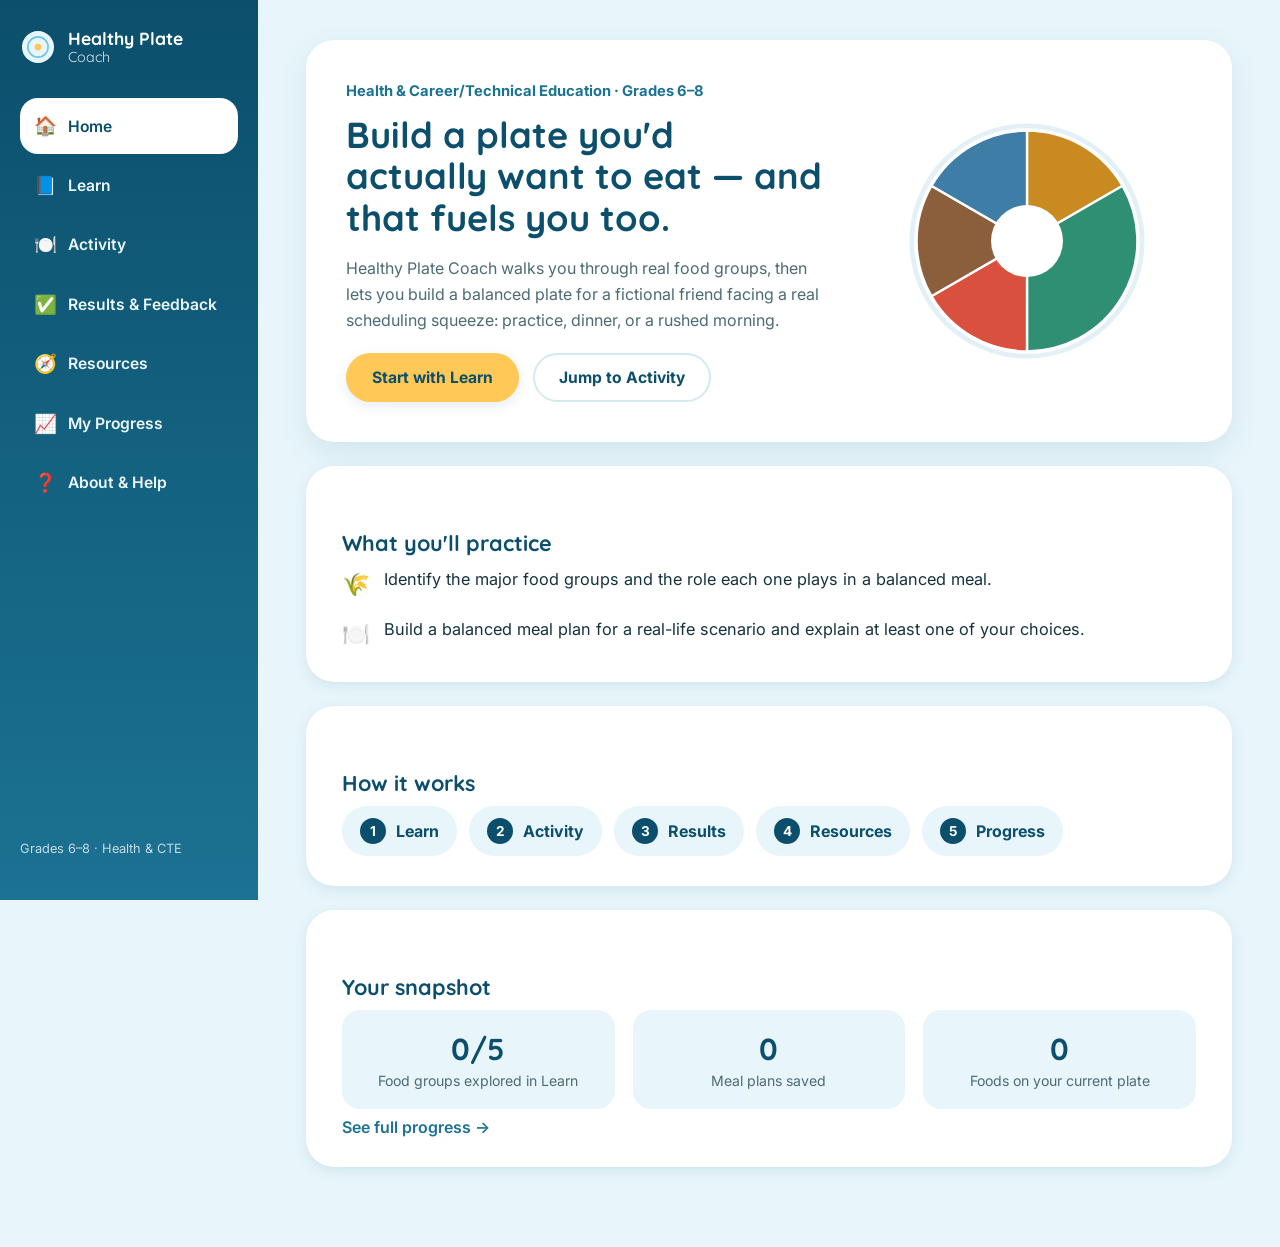
<file: white-healthy-plate-coach/index.html>
<!DOCTYPE html>
<html lang="en">
<head>
<meta charset="UTF-8" />
<meta name="viewport" content="width=device-width, initial-scale=1.0" />
<title>Healthy Plate Coach</title>
<meta name="description" content="Healthy Plate Coach helps middle school students plan balanced meals by comparing food choices and building a realistic healthy plate." />
<link rel="icon" href="data:image/svg+xml,%3Csvg xmlns='http://www.w3.org/2000/svg' viewBox='0 0 64 64'%3E%3Ccircle cx='32' cy='32' r='30' fill='%23E8F6FB' stroke='%230B4F6C' stroke-width='3'/%3E%3Ccircle cx='32' cy='32' r='18' fill='none' stroke='%236EC6E8' stroke-width='3'/%3E%3C/svg%3E" />
<link rel="preconnect" href="https://fonts.googleapis.com">
<link rel="preconnect" href="https://fonts.gstatic.com" crossorigin>
<link href="https://fonts.googleapis.com/css2?family=Quicksand:wght@500;600;700&family=Inter:wght@400;500;600;700&display=swap" rel="stylesheet">
<link rel="stylesheet" href="css/styles.css" />
</head>
<body>
<a class="skip-link" href="#main-content">Skip to main content</a>

<div class="app-shell">

  <!-- Mobile top bar -->
  <header class="topbar">
    <button class="hamburger" id="hamburger-btn" aria-expanded="false" aria-controls="sidebar" aria-label="Open navigation menu">
      <span></span><span></span><span></span>
    </button>
    <div class="topbar-brand">
      <svg width="28" height="28" viewBox="0 0 64 64" aria-hidden="true" focusable="false">
        <circle cx="32" cy="32" r="30" fill="#E8F6FB" stroke="#0B4F6C" stroke-width="3"/>
        <circle cx="32" cy="32" r="18" fill="none" stroke="#6EC6E8" stroke-width="3"/>
        <circle cx="32" cy="32" r="6" fill="#FFC857"/>
      </svg>
      <span>Healthy Plate Coach</span>
    </div>
    <div class="topbar-spacer" aria-hidden="true"></div>
  </header>

  <!-- Overlay for mobile drawer -->
  <div class="sidebar-overlay" id="sidebar-overlay" hidden></div>

  <!-- Sidebar navigation -->
  <nav class="sidebar" id="sidebar" aria-label="Main navigation">
    <div class="sidebar-brand">
      <svg width="36" height="36" viewBox="0 0 64 64" aria-hidden="true" focusable="false">
        <circle cx="32" cy="32" r="30" fill="#E8F6FB" stroke="#0B4F6C" stroke-width="3"/>
        <circle cx="32" cy="32" r="18" fill="none" stroke="#6EC6E8" stroke-width="3"/>
        <circle cx="32" cy="32" r="6" fill="#FFC857"/>
      </svg>
      <div class="sidebar-brand-text">
        <strong>Healthy Plate</strong>
        <span>Coach</span>
      </div>
    </div>
    <ul class="nav-list" id="nav-list">
      <li><a href="#/home" data-route="home"><span class="nav-icon" aria-hidden="true">🏠</span>Home</a></li>
      <li><a href="#/learn" data-route="learn"><span class="nav-icon" aria-hidden="true">📘</span>Learn</a></li>
      <li><a href="#/activity" data-route="activity"><span class="nav-icon" aria-hidden="true">🍽️</span>Activity</a></li>
      <li><a href="#/results" data-route="results"><span class="nav-icon" aria-hidden="true">✅</span>Results &amp; Feedback</a></li>
      <li><a href="#/resources" data-route="resources"><span class="nav-icon" aria-hidden="true">🧭</span>Resources</a></li>
      <li><a href="#/progress" data-route="progress"><span class="nav-icon" aria-hidden="true">📈</span>My Progress</a></li>
      <li><a href="#/about" data-route="about"><span class="nav-icon" aria-hidden="true">❓</span>About &amp; Help</a></li>
    </ul>
    <div class="sidebar-footer">
      <p>Grades 6–8 · Health &amp; CTE</p>
    </div>
  </nav>

  <!-- Main content -->
  <main id="main-content" class="content" tabindex="-1">
    <div id="app-content"><!-- screens render here --></div>
  </main>
</div>

<div aria-live="polite" class="visually-hidden" id="live-region"></div>

<script src="js/icons.js"></script>
<script src="js/data.js"></script>
<script src="js/app.js"></script>
</body>
</html>
</file>
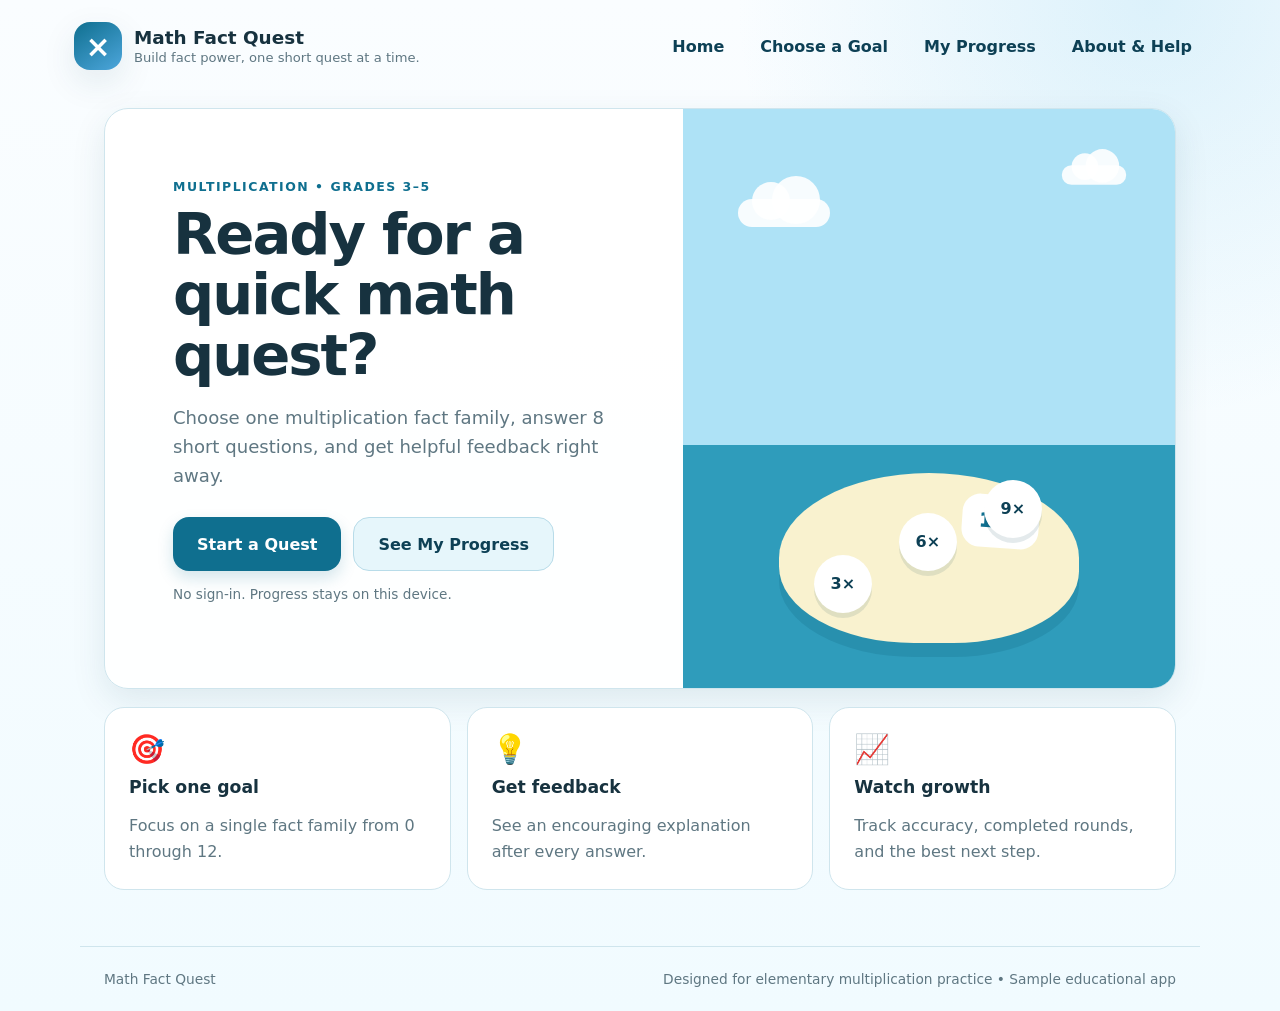
<file: white-math-fact-quest/index.html>
<!doctype html>
<html lang="en">
<head>
  <meta charset="utf-8" />
  <meta name="viewport" content="width=device-width, initial-scale=1" />
  <meta name="theme-color" content="#0f6f8f" />
  <meta name="description" content="Math Fact Quest helps students in grades 3–5 practice multiplication facts from 0 through 12 with immediate feedback." />
  <title>Math Fact Quest</title>
  <link rel="stylesheet" href="styles.css" />
</head>
<body>
  <a class="skip-link" href="#main">Skip to main content</a>

  <header class="site-header">
    <div class="brand" aria-label="Math Fact Quest home">
      <div class="brand-mark" aria-hidden="true">×</div>
      <div>
        <strong>Math Fact Quest</strong>
        <span>Build fact power, one short quest at a time.</span>
      </div>
    </div>
    <nav class="top-nav" aria-label="Primary navigation">
      <button class="nav-btn" data-screen="home">Home</button>
      <button class="nav-btn" data-screen="goals">Choose a Goal</button>
      <button class="nav-btn" data-screen="progress">My Progress</button>
      <button class="nav-btn" data-screen="help">About &amp; Help</button>
    </nav>
  </header>

  <main id="main" tabindex="-1">
    <section id="screen-home" class="screen active" aria-labelledby="home-title">
      <div class="hero card">
        <div class="hero-copy">
          <p class="eyebrow">MULTIPLICATION • GRADES 3–5</p>
          <h1 id="home-title">Ready for a quick math quest?</h1>
          <p>Choose one multiplication fact family, answer 8 short questions, and get helpful feedback right away.</p>
          <div class="hero-actions">
            <button id="start-quest" class="primary large">Start a Quest</button>
            <button class="secondary large" data-screen="progress">See My Progress</button>
          </div>
          <p class="microcopy">No sign-in. Progress stays on this device.</p>
        </div>
        <div class="quest-visual" aria-hidden="true">
          <div class="cloud cloud-a"></div>
          <div class="cloud cloud-b"></div>
          <div class="island">
            <div class="flag">12×</div>
            <div class="path-dot p1">3×</div>
            <div class="path-dot p2">6×</div>
            <div class="path-dot p3">9×</div>
          </div>
        </div>
      </div>

      <div class="feature-grid" aria-label="How Math Fact Quest works">
        <article class="mini-card"><span class="icon" aria-hidden="true">🎯</span><h2>Pick one goal</h2><p>Focus on a single fact family from 0 through 12.</p></article>
        <article class="mini-card"><span class="icon" aria-hidden="true">💡</span><h2>Get feedback</h2><p>See an encouraging explanation after every answer.</p></article>
        <article class="mini-card"><span class="icon" aria-hidden="true">📈</span><h2>Watch growth</h2><p>Track accuracy, completed rounds, and the best next step.</p></article>
      </div>
    </section>

    <section id="screen-goals" class="screen" aria-labelledby="goals-title">
      <div class="section-heading">
        <p class="eyebrow">CHOOSE A GOAL</p>
        <h1 id="goals-title">Which fact family will you practice?</h1>
        <p>Pick one number. Your quest will use that number in every multiplication problem.</p>
      </div>
      <div id="family-grid" class="family-grid" role="group" aria-label="Multiplication fact families"></div>
      <div class="goal-tip card" aria-live="polite">
        <span aria-hidden="true">🌊</span>
        <div><strong id="goal-tip-title">Tip:</strong> <span id="goal-tip-text">Choose a family you want to make faster and more accurate.</span></div>
      </div>
    </section>

    <section id="screen-activity" class="screen" aria-labelledby="activity-title">
      <div class="activity-topline">
        <button class="text-btn" id="quit-round">← Change goal</button>
        <div class="round-label" id="round-label">Fact family</div>
      </div>

      <div class="progress-track" aria-label="Round progress">
        <div id="progress-fill" class="progress-fill"></div>
      </div>
      <p id="question-count" class="question-count">Question 1 of 8</p>

      <div class="question-card card">
        <div class="question-copy">
          <p class="eyebrow">YOUR CHALLENGE</p>
          <h1 id="activity-title" class="math-question">3 × 4 = ?</h1>
          <p id="question-hint" class="question-hint">Think: 3 groups of 4.</p>
        </div>
        <div class="visual-wrap">
          <div id="array-label" class="array-label">3 rows of 4</div>
          <div id="dot-array" class="dot-array" aria-hidden="true"></div>
        </div>
      </div>

      <div id="answer-grid" class="answer-grid" role="group" aria-label="Answer choices"></div>

      <div id="feedback-panel" class="feedback-panel card" hidden aria-live="polite" aria-atomic="true">
        <div id="feedback-icon" class="feedback-icon" aria-hidden="true">✓</div>
        <div class="feedback-copy">
          <h2 id="feedback-title">Nice work!</h2>
          <p id="feedback-message"></p>
        </div>
        <button id="next-question" class="primary">Next Question</button>
      </div>
    </section>

    <section id="screen-results" class="screen" aria-labelledby="results-title">
      <div class="results-hero card">
        <div class="trophy" aria-hidden="true">🏆</div>
        <p class="eyebrow">QUEST COMPLETE</p>
        <h1 id="results-title">Great effort!</h1>
        <p id="results-summary">You practiced the 6s fact family.</p>
        <div class="score-ring" aria-label="Accuracy score">
          <span id="result-percent">0%</span>
          <small>accuracy</small>
        </div>
      </div>

      <div class="results-grid">
        <article class="stat-card"><strong id="result-correct">0 / 8</strong><span>Correct answers</span></article>
        <article class="stat-card"><strong id="result-streak">0</strong><span>Best streak</span></article>
        <article class="stat-card"><strong id="result-rounds">1</strong><span>Rounds completed</span></article>
      </div>

      <div class="next-step card">
        <span class="next-icon" aria-hidden="true">🧭</span>
        <div>
          <p class="eyebrow">SUGGESTED NEXT STEP</p>
          <h2 id="next-step-title">Keep building this family</h2>
          <p id="next-step-text"></p>
        </div>
      </div>

      <div class="center-actions">
        <button id="practice-again" class="primary large">Practice This Family Again</button>
        <button class="secondary large" data-screen="progress">Go to My Progress</button>
      </div>
    </section>

    <section id="screen-progress" class="screen" aria-labelledby="progress-title">
      <div class="section-heading">
        <p class="eyebrow">MY PROGRESS</p>
        <h1 id="progress-title">Your multiplication map</h1>
        <p>Accuracy is based on the rounds completed on this device.</p>
      </div>

      <div class="progress-summary-grid">
        <article class="summary-card"><span>Completed rounds</span><strong id="total-rounds">0</strong></article>
        <article class="summary-card"><span>Questions answered</span><strong id="total-questions">0</strong></article>
        <article class="summary-card"><span>Overall accuracy</span><strong id="overall-accuracy">—</strong></article>
      </div>

      <div class="card progress-card">
        <div class="card-heading-row">
          <div><h2>Accuracy by fact family</h2><p>Choose a family below to practice it again.</p></div>
          <div class="legend"><span class="legend-dot"></span>Needs practice → Strong</div>
        </div>
        <div id="progress-family-list" class="progress-family-list"></div>
      </div>

      <div class="next-step card">
        <span class="next-icon" aria-hidden="true">⭐</span>
        <div>
          <p class="eyebrow">YOUR NEXT QUEST</p>
          <h2 id="progress-next-title">Start with any family</h2>
          <p id="progress-next-text">Pick a multiplication family from 0 through 12 and complete one short round.</p>
        </div>
      </div>

      <div class="center-actions">
        <button class="primary large" data-screen="goals">Choose a New Goal</button>
        <button id="reset-progress" class="text-btn danger">Reset progress on this device</button>
      </div>
    </section>

    <section id="screen-help" class="screen" aria-labelledby="help-title">
      <div class="section-heading">
        <p class="eyebrow">ABOUT &amp; HELP</p>
        <h1 id="help-title">How Math Fact Quest works</h1>
        <p>A simple practice tool for multiplication facts from 0 through 12.</p>
      </div>

      <div class="help-grid">
        <article class="card help-card"><span aria-hidden="true">1️⃣</span><h2>Choose</h2><p>Select one fact family to focus on.</p></article>
        <article class="card help-card"><span aria-hidden="true">2️⃣</span><h2>Practice</h2><p>Answer 8 short questions. Use the dot array when it helps.</p></article>
        <article class="card help-card"><span aria-hidden="true">3️⃣</span><h2>Learn</h2><p>Read the quick feedback after each answer before moving on.</p></article>
        <article class="card help-card"><span aria-hidden="true">4️⃣</span><h2>Grow</h2><p>Check your progress and follow the suggested next step.</p></article>
      </div>

      <div class="card help-details">
        <h2>Helpful reminders</h2>
        <ul>
          <li>Multiplication can be thought of as equal groups.</li>
          <li>Facts with 0 always have a product of 0.</li>
          <li>Facts with 1 keep the other factor the same.</li>
          <li>You can use the commutative property: 4 × 7 and 7 × 4 have the same product.</li>
          <li>Speed can grow with practice, but accuracy comes first.</li>
        </ul>
      </div>

      <div class="card privacy-note">
        <strong>Privacy:</strong> This version uses no accounts, ads, analytics, database, or internet services. Practice progress is stored only in this browser using local storage.
      </div>
      <div class="center-actions"><button class="primary large" data-screen="goals">Start Practicing</button></div>
    </section>
  </main>

  <footer>
    <span>Math Fact Quest</span>
    <span>Designed for elementary multiplication practice • Sample educational app</span>
  </footer>

  <div id="toast" class="toast" role="status" aria-live="polite"></div>
  <script src="app.js"></script>
</body>
</html>
</file>
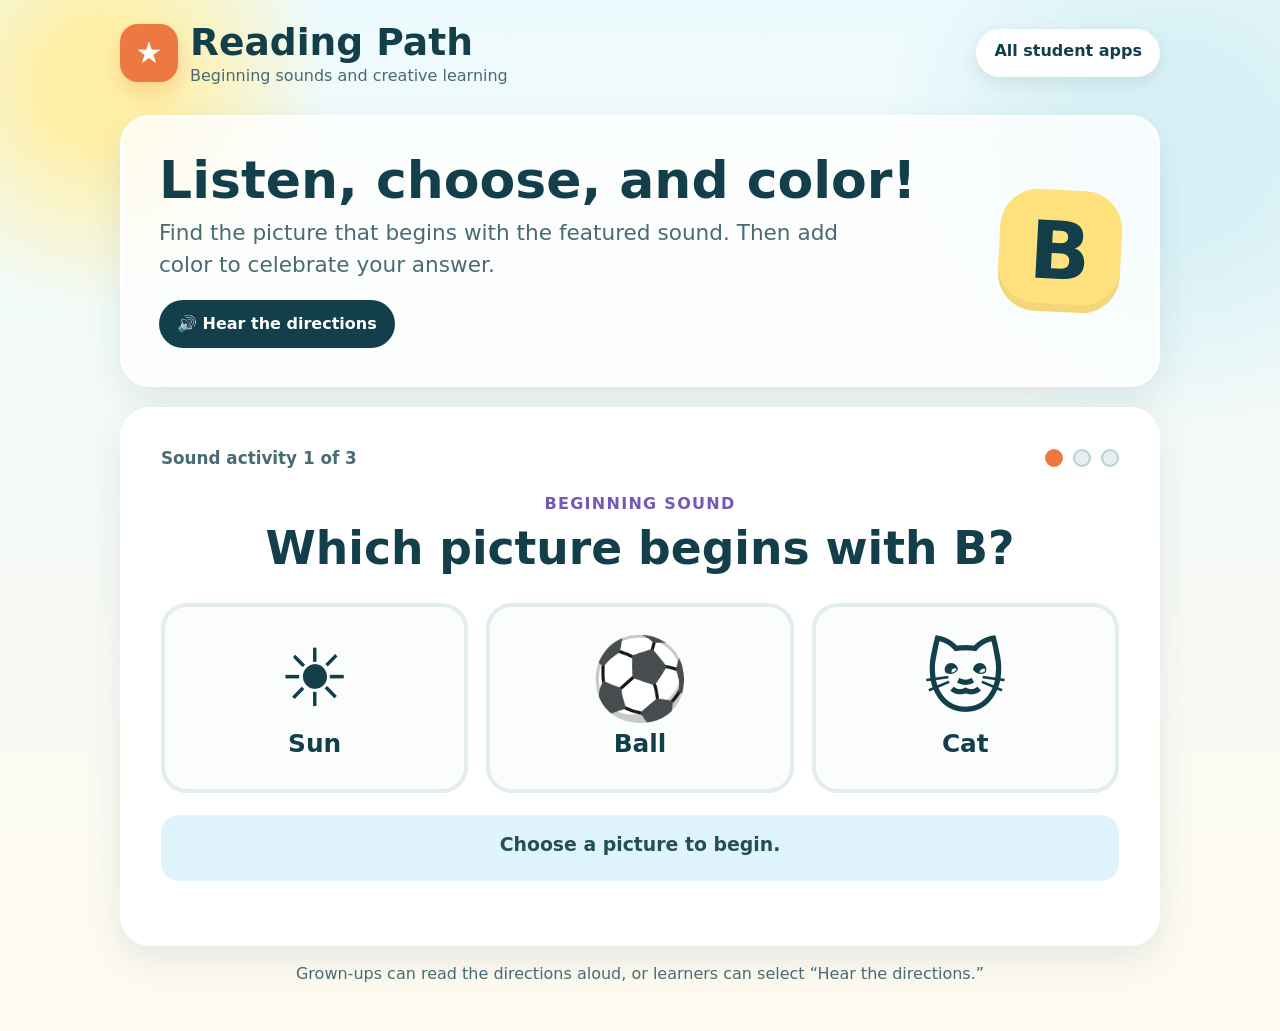
<file: white-reading/index.html>
<!doctype html>
<html lang="en">
  <head>
    <meta charset="UTF-8" />
    <meta name="viewport" content="width=device-width, initial-scale=1.0" />
    <meta
      name="description"
      content="Reading Path is a beginning-sounds and digital coloring activity for Pre-K and Kindergarten learners."
    />
    <title>Reading Path</title>
    <style>
      :root {
        color-scheme: light;
        --ink: #123f4a;
        --muted: #496b73;
        --blue: #2f8eb8;
        --sky: #dff5fb;
        --cream: #fffaf0;
        --orange: #ed7940;
        --green: #3f8a52;
        --purple: #7159b5;
        --yellow: #ffe17d;
        --white: #ffffff;
        font-family: "Trebuchet MS", ui-rounded, system-ui, sans-serif;
      }

      * { box-sizing: border-box; }

      body {
        margin: 0;
        min-width: 320px;
        min-height: 100vh;
        background:
          radial-gradient(circle at 8% 8%, #fff0a8 0 4%, transparent 15%),
          radial-gradient(circle at 92% 14%, #d9f1f6 0 7%, transparent 20%),
          linear-gradient(180deg, #edfafd, var(--cream));
        color: var(--ink);
      }

      button, a { font: inherit; }
      button { touch-action: manipulation; }

      .shell {
        width: min(1040px, calc(100% - 28px));
        margin: 0 auto;
        padding: 20px 0 48px;
      }

      header {
        display: flex;
        align-items: center;
        justify-content: space-between;
        gap: 16px;
      }

      .brand { display: flex; align-items: center; gap: 12px; }

      .brand-icon {
        display: grid;
        width: 58px;
        height: 58px;
        place-items: center;
        border-radius: 18px;
        background: var(--orange);
        color: var(--white);
        font-size: 30px;
        box-shadow: 0 9px 20px rgb(237 121 64 / 26%);
      }

      h1, h2, h3, p { margin-top: 0; }
      h1 { margin-bottom: 2px; font-size: clamp(1.7rem, 5vw, 2.35rem); }
      .brand p { margin: 0; color: var(--muted); font-size: 1rem; }

      .catalog-link, .sound-button, .next-button, .restart-button {
        min-height: 48px;
        border: 0;
        border-radius: 999px;
        padding: 12px 18px;
        font-weight: 800;
        cursor: pointer;
      }

      .catalog-link {
        background: var(--white);
        color: var(--ink);
        text-decoration: none;
        box-shadow: 0 6px 18px rgb(23 63 76 / 10%);
      }

      .intro {
        display: grid;
        grid-template-columns: 1fr auto;
        gap: 24px;
        align-items: center;
        margin: 30px 0 20px;
        border: 3px solid var(--white);
        border-radius: 30px;
        padding: clamp(24px, 5vw, 36px);
        background: rgb(255 255 255 / 78%);
        box-shadow: 0 14px 36px rgb(42 93 104 / 11%);
      }

      .intro h2 {
        margin-bottom: 10px;
        font-size: clamp(2rem, 6vw, 3.25rem);
        line-height: 1.02;
      }

      .intro p {
        max-width: 680px;
        margin-bottom: 18px;
        color: var(--muted);
        font-size: clamp(1.1rem, 2.2vw, 1.35rem);
        line-height: 1.5;
      }

      .sound-button { background: var(--ink); color: var(--white); }

      .letter-bubble {
        display: grid;
        width: 122px;
        height: 122px;
        place-items: center;
        border-radius: 38px;
        rotate: 3deg;
        background: var(--yellow);
        color: var(--ink);
        font-size: 5rem;
        font-weight: 900;
        box-shadow: inset 0 -8px 0 rgb(0 0 0 / 5%);
      }

      .activity {
        border: 3px solid var(--white);
        border-radius: 30px;
        padding: clamp(22px, 4vw, 38px);
        background: var(--white);
        box-shadow: 0 14px 36px rgb(42 93 104 / 11%);
      }

      .progress-row {
        display: flex;
        align-items: center;
        justify-content: space-between;
        gap: 16px;
        margin-bottom: 26px;
        color: var(--muted);
        font-size: 1.05rem;
      }

      .progress-dots { display: flex; gap: 10px; }
      .progress-dot {
        width: 18px;
        height: 18px;
        border: 2px solid #b9cfd3;
        border-radius: 50%;
        background: #e4eff1;
      }
      .progress-dot.active { border-color: var(--orange); background: var(--orange); }
      .progress-dot.complete { border-color: var(--green); background: var(--green); }

      .prompt { text-align: center; }
      .prompt small {
        color: var(--purple);
        font-size: 1rem;
        font-weight: 900;
        letter-spacing: .08em;
        text-transform: uppercase;
      }
      .prompt h2 {
        margin: 10px auto 28px;
        font-size: clamp(2rem, 5vw, 2.85rem);
        line-height: 1.15;
      }

      .choices {
        display: grid;
        grid-template-columns: repeat(3, 1fr);
        gap: 18px;
      }

      .choice {
        min-height: 190px;
        border: 4px solid #e3edef;
        border-radius: 26px;
        padding: 20px;
        background: #fbfdfd;
        color: var(--ink);
        cursor: pointer;
        transition: transform 140ms ease, border-color 140ms ease, background 140ms ease;
      }
      .choice:hover, .choice:focus-visible { transform: translateY(-4px); border-color: var(--blue); }
      .choice:focus-visible, button:focus-visible, a:focus-visible { outline: 4px solid #ffc446; outline-offset: 3px; }
      .choice .picture { display: block; margin-bottom: 10px; font-size: 5rem; line-height: 1; }
      .choice strong { font-size: 1.55rem; }
      .choice.correct { border-color: var(--green); background: #e6f6e9; }
      .choice.try-again { border-color: var(--orange); background: #fff0e7; }

      .feedback {
        min-height: 66px;
        margin-top: 22px;
        border-radius: 18px;
        padding: 16px 20px;
        background: var(--sky);
        color: #244f59;
        font-size: 1.18rem;
        font-weight: 800;
        line-height: 1.45;
        text-align: center;
      }

      .reward {
        display: none;
        grid-template-columns: 1fr 1.25fr;
        gap: 22px;
        margin-top: 24px;
      }
      .reward.visible { display: grid; }
      .palette, .coloring-page { border-radius: 24px; padding: 24px; background: #f4f9f8; }
      .palette h3, .coloring-page h3 { margin-bottom: 14px; font-size: 1.35rem; }
      .swatches { display: flex; flex-wrap: wrap; gap: 14px; }
      .swatch {
        width: 54px;
        height: 54px;
        border: 4px solid var(--white);
        border-radius: 50%;
        cursor: pointer;
        box-shadow: 0 3px 10px rgb(23 63 76 / 18%);
      }
      .swatch.selected { outline: 4px solid var(--ink); outline-offset: 2px; }
      .picture-to-color {
        display: grid;
        min-height: 190px;
        width: 100%;
        place-items: center;
        border: 4px dashed #a9c5ca;
        border-radius: 20px;
        background: var(--white);
        cursor: pointer;
      }
      .picture-to-color span { filter: grayscale(1); font-size: 7rem; transition: filter 180ms ease, transform 180ms ease; }
      .picture-to-color.colored span { filter: none; transform: scale(1.07) rotate(-3deg); }

      .actions { display: flex; justify-content: center; margin-top: 24px; }
      .next-button { display: none; background: var(--green); color: var(--white); font-size: 1.15rem; }
      .next-button.visible { display: inline-flex; align-items: center; gap: 8px; }

      .celebration { display: none; padding: 30px; text-align: center; }
      .celebration.visible { display: block; }
      .celebration .stars { font-size: 3rem; }
      .celebration h2 { margin: 12px 0; font-size: clamp(2.2rem, 6vw, 3.5rem); }
      .celebration p { color: var(--muted); font-size: 1.25rem; line-height: 1.5; }
      .restart-button { background: var(--orange); color: var(--white); font-size: 1.15rem; }

      .helper {
        margin: 18px 0 0;
        color: var(--muted);
        font-size: 1rem;
        text-align: center;
      }

      @media (max-width: 700px) {
        header { align-items: flex-start; }
        .brand p { display: none; }
        .catalog-link { padding: 11px 13px; font-size: 1rem; }
        .intro { grid-template-columns: 1fr; }
        .letter-bubble { width: 92px; height: 92px; border-radius: 28px; font-size: 3.9rem; }
        .choices { grid-template-columns: 1fr; }
        .choice { min-height: 128px; }
        .choice .picture { font-size: 4.5rem; }
        .reward { grid-template-columns: 1fr; }
        .progress-row { align-items: flex-start; flex-direction: column; }
      }

      @media (prefers-reduced-motion: reduce) {
        *, *::before, *::after { scroll-behavior: auto !important; transition: none !important; }
      }
    </style>
  </head>
  <body>
    <main class="shell">
      <header>
        <div class="brand">
          <span class="brand-icon" aria-hidden="true">★</span>
          <div>
            <h1>Reading Path</h1>
            <p>Beginning sounds and creative learning</p>
          </div>
        </div>
        <a class="catalog-link" href="/">All student apps</a>
      </header>

      <section class="intro" aria-labelledby="welcome-title">
        <div>
          <h2 id="welcome-title">Listen, choose, and color!</h2>
          <p>Find the picture that begins with the featured sound. Then add color to celebrate your answer.</p>
          <button class="sound-button" id="speakButton" type="button">🔊 Hear the directions</button>
        </div>
        <div class="letter-bubble" id="letterBubble" aria-live="polite">B</div>
      </section>

      <section class="activity" id="activityCard" aria-labelledby="activityTitle">
        <div class="progress-row">
          <strong id="roundLabel">Sound activity 1 of 3</strong>
          <div class="progress-dots" id="progressDots" aria-label="Three sound activities"></div>
        </div>

        <div id="roundContent">
          <div class="prompt">
            <small>Beginning sound</small>
            <h2 id="activityTitle">Which picture begins with B?</h2>
          </div>
          <div class="choices" id="choices"></div>
          <div class="feedback" id="feedback" role="status" aria-live="polite">Choose a picture to begin.</div>

          <div class="reward" id="reward">
            <div class="palette">
              <h3>Choose a color</h3>
              <div class="swatches" id="swatches" aria-label="Color choices"></div>
            </div>
            <div class="coloring-page">
              <h3 id="coloringTitle">Tap the picture to color it</h3>
              <button class="picture-to-color" id="pictureToColor" type="button" aria-label="Color the picture">
                <span id="rewardPicture" aria-hidden="true">⚽</span>
              </button>
            </div>
          </div>
          <div class="actions">
            <button class="next-button" id="nextButton" type="button">Next sound <span aria-hidden="true">→</span></button>
          </div>
        </div>

        <div class="celebration" id="celebration" aria-live="polite">
          <div class="stars" aria-hidden="true">⭐ ⭐ ⭐</div>
          <h2>You completed the path!</h2>
          <p>You listened for the beginning sounds B, M, and S. Great reading practice!</p>
          <button class="restart-button" id="restartButton" type="button">Practice again</button>
        </div>
      </section>
      <p class="helper">Grown-ups can read the directions aloud, or learners can select “Hear the directions.”</p>
    </main>

    <script>
      const rounds = [
        { letter: "B", answer: "Ball", picture: "⚽", choices: [["Sun", "☀️"], ["Ball", "⚽"], ["Cat", "🐱"]] },
        { letter: "M", answer: "Moon", picture: "🌙", choices: [["Fish", "🐟"], ["Moon", "🌙"], ["Apple", "🍎"]] },
        { letter: "S", answer: "Star", picture: "⭐", choices: [["Star", "⭐"], ["Book", "📘"], ["Dog", "🐶"]] }
      ];
      const colors = [
        ["Orange", "#ed7940"], ["Blue", "#2f8eb8"], ["Green", "#3f8a52"], ["Purple", "#7159b5"]
      ];
      let roundIndex = 0;
      let selectedColor = colors[0][1];
      let answerFound = false;
      let rewardColored = false;

      const letterBubble = document.querySelector("#letterBubble");
      const roundLabel = document.querySelector("#roundLabel");
      const progressDots = document.querySelector("#progressDots");
      const activityTitle = document.querySelector("#activityTitle");
      const choices = document.querySelector("#choices");
      const feedback = document.querySelector("#feedback");
      const reward = document.querySelector("#reward");
      const swatches = document.querySelector("#swatches");
      const rewardPicture = document.querySelector("#rewardPicture");
      const pictureToColor = document.querySelector("#pictureToColor");
      const coloringTitle = document.querySelector("#coloringTitle");
      const nextButton = document.querySelector("#nextButton");
      const roundContent = document.querySelector("#roundContent");
      const celebration = document.querySelector("#celebration");

      function speakDirections() {
        const round = rounds[roundIndex];
        if (!("speechSynthesis" in window)) {
          feedback.textContent = `Listen for the ${round.letter} sound. Which picture begins with ${round.letter}?`;
          return;
        }
        window.speechSynthesis.cancel();
        const message = new SpeechSynthesisUtterance(`Which picture begins with the letter ${round.letter}?`);
        message.rate = 0.82;
        window.speechSynthesis.speak(message);
      }

      function drawProgress() {
        progressDots.innerHTML = "";
        rounds.forEach((_, index) => {
          const dot = document.createElement("span");
          dot.className = `progress-dot ${index < roundIndex ? "complete" : index === roundIndex ? "active" : ""}`;
          dot.setAttribute("aria-label", index < roundIndex ? `Activity ${index + 1} complete` : index === roundIndex ? `Activity ${index + 1} current` : `Activity ${index + 1} not started`);
          progressDots.append(dot);
        });
      }

      function drawSwatches() {
        swatches.innerHTML = "";
        colors.forEach(([name, value], index) => {
          const button = document.createElement("button");
          button.className = `swatch ${index === 0 ? "selected" : ""}`;
          button.type = "button";
          button.style.background = value;
          button.setAttribute("aria-label", name);
          button.addEventListener("click", () => {
            selectedColor = value;
            swatches.querySelectorAll(".swatch").forEach((item) => item.classList.remove("selected"));
            button.classList.add("selected");
            pictureToColor.style.background = `${value}33`;
          });
          swatches.append(button);
        });
      }

      function chooseAnswer(button, word) {
        choices.querySelectorAll(".choice").forEach((item) => item.classList.remove("correct", "try-again"));
        const round = rounds[roundIndex];
        if (word === round.answer) {
          answerFound = true;
          button.classList.add("correct");
          feedback.textContent = `Great listening! ${round.answer} begins with the ${round.letter} sound. Now color the picture!`;
          reward.classList.add("visible");
          pictureToColor.focus();
        } else {
          button.classList.add("try-again");
          feedback.textContent = `Good try. Say ${word} slowly. Listen again for the ${round.letter} sound.`;
        }
      }

      function renderRound() {
        const round = rounds[roundIndex];
        answerFound = false;
        rewardColored = false;
        selectedColor = colors[0][1];
        letterBubble.textContent = round.letter;
        letterBubble.setAttribute("aria-label", `Letter ${round.letter}`);
        roundLabel.textContent = `Sound activity ${roundIndex + 1} of ${rounds.length}`;
        activityTitle.textContent = `Which picture begins with ${round.letter}?`;
        feedback.textContent = "Choose a picture to begin.";
        reward.classList.remove("visible");
        nextButton.classList.remove("visible");
        pictureToColor.classList.remove("colored");
        pictureToColor.style.background = "#ffffff";
        rewardPicture.textContent = round.picture;
        coloringTitle.textContent = `Tap the ${round.answer.toLowerCase()} to color it`;
        pictureToColor.setAttribute("aria-label", `Color the ${round.answer.toLowerCase()}`);
        drawProgress();
        drawSwatches();
        choices.innerHTML = "";
        round.choices.forEach(([word, picture]) => {
          const button = document.createElement("button");
          button.className = "choice";
          button.type = "button";
          button.innerHTML = `<span class="picture" aria-hidden="true">${picture}</span><strong>${word}</strong>`;
          button.setAttribute("aria-label", word);
          button.addEventListener("click", () => chooseAnswer(button, word));
          choices.append(button);
        });
      }

      pictureToColor.addEventListener("click", () => {
        if (!answerFound) return;
        rewardColored = true;
        pictureToColor.classList.add("colored");
        pictureToColor.style.background = `${selectedColor}55`;
        feedback.textContent = roundIndex === rounds.length - 1
          ? "Beautiful coloring! You finished the final sound."
          : "Beautiful coloring! You are ready for the next sound.";
        nextButton.textContent = roundIndex === rounds.length - 1 ? "See my results →" : "Next sound →";
        nextButton.classList.add("visible");
        nextButton.focus();
      });

      nextButton.addEventListener("click", () => {
        if (!rewardColored) return;
        if (roundIndex < rounds.length - 1) {
          roundIndex += 1;
          renderRound();
          document.querySelector("#activityCard").scrollIntoView({ behavior: "smooth", block: "start" });
        } else {
          roundContent.hidden = true;
          celebration.classList.add("visible");
          roundLabel.textContent = "Reading Path complete";
          progressDots.querySelectorAll(".progress-dot").forEach((dot) => {
            dot.classList.remove("active");
            dot.classList.add("complete");
          });
          document.querySelector("#restartButton").focus();
        }
      });

      document.querySelector("#restartButton").addEventListener("click", () => {
        roundIndex = 0;
        celebration.classList.remove("visible");
        roundContent.hidden = false;
        renderRound();
      });
      document.querySelector("#speakButton").addEventListener("click", speakDirections);
      renderRound();
    </script>
  </body>
</html>
</file>
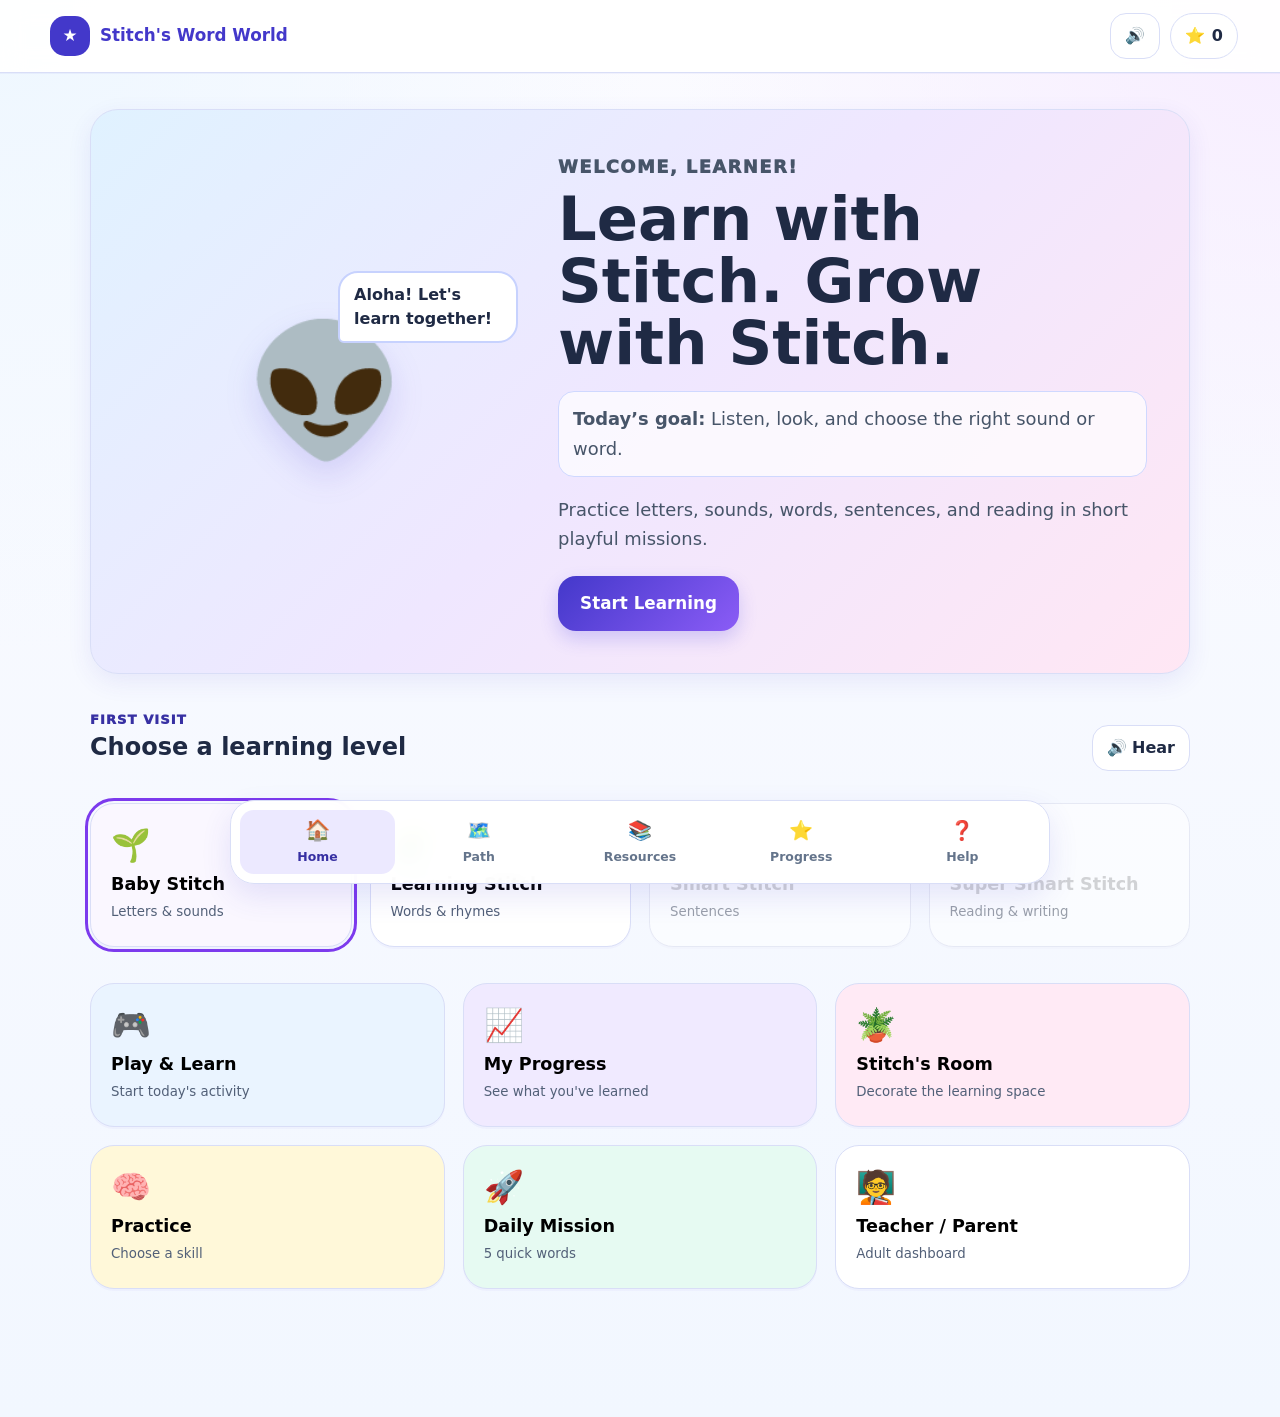
<file: white-stitch-s-word/index.html>
<!DOCTYPE html>
<html lang="en">
<head>
  <meta charset="UTF-8" />
  <meta name="viewport" content="width=device-width, initial-scale=1.0" />
  <meta name="theme-color" content="#4f46e5" />
  <title>Stitch's Word World</title>
  <link rel="stylesheet" href="styles.css" />
</head>
<body>
  <a class="skip-link" href="#main">Skip to learning content</a>
  <header class="topbar">
    <button class="brand" data-nav="home" aria-label="Go to home">
      <span class="brand-mark" aria-hidden="true">★</span>
      <span>Stitch's Word World</span>
    </button>
    <div class="top-actions">
      <button id="audioToggle" class="icon-button" aria-pressed="true" aria-label="Turn spoken help off">🔊</button>
      <button class="pill" data-nav="progress" aria-label="Open progress. 0 stars earned">⭐ <span id="starCount">0</span></button>
    </div>
  </header>

  <main id="main" tabindex="-1">
    <section id="home" class="screen active" aria-labelledby="homeTitle">
      <div class="hero card gradient-card">
        <div class="mascot-wrap" aria-hidden="true">
          <div class="mascot">👽</div>
          <div class="speech">Aloha! Let's learn together!</div>
        </div>
        <div>
          <p class="eyebrow">Welcome, learner!</p>
          <h1 id="homeTitle">Learn with Stitch. Grow with Stitch.</h1>
          <p class="kid-goal"><strong>Today’s goal:</strong> Listen, look, and choose the right sound or word.</p>
          <p>Practice letters, sounds, words, sentences, and reading in short playful missions.</p>
          <button class="primary large" data-nav="path">Start Learning</button>
        </div>
      </div>

      <section aria-labelledby="chooseLevelTitle" class="section-block">
        <div class="section-heading">
          <div>
            <p class="eyebrow">First visit</p>
            <h2 id="chooseLevelTitle">Choose a learning level</h2>
          </div>
          <button class="speaker" data-speak="Choose the learning level that feels right. You can change it later." aria-label="Hear level instructions">🔊 Hear</button>
        </div>
        <div class="level-grid" id="levelPicker">
          <button class="level-card selected" data-level="1"><span>🌱</span><strong>Baby Stitch</strong><small>Letters & sounds</small></button>
          <button class="level-card" data-level="2"><span>🧩</span><strong>Learning Stitch</strong><small>Words & rhymes</small></button>
          <button class="level-card locked" data-level="3" disabled><span>✏️</span><strong>Smart Stitch</strong><small>Sentences</small></button>
          <button class="level-card locked" data-level="4" disabled><span>📚</span><strong>Super Smart Stitch</strong><small>Reading & writing</small></button>
        </div>
      </section>

      <section class="home-grid section-block" aria-label="Main menu">
        <button class="menu-card blue" data-nav="path"><span>🎮</span><strong>Play & Learn</strong><small>Start today's activity</small></button>
        <button class="menu-card purple" data-nav="progress"><span>📈</span><strong>My Progress</strong><small>See what you've learned</small></button>
        <button class="menu-card pink" data-nav="room"><span>🪴</span><strong>Stitch's Room</strong><small>Decorate the learning space</small></button>
        <button class="menu-card yellow" data-nav="practice"><span>🧠</span><strong>Practice</strong><small>Choose a skill</small></button>
        <button class="menu-card mint" data-nav="daily"><span>🚀</span><strong>Daily Mission</strong><small>5 quick words</small></button>
        <button class="menu-card white" data-nav="adult"><span>🧑‍🏫</span><strong>Teacher / Parent</strong><small>Adult dashboard</small></button>
      </section>
    </section>

    <section id="path" class="screen" aria-labelledby="pathTitle">
      <div class="page-title"><button class="back" data-nav="home">← Home</button><div><p class="eyebrow">Your journey</p><h1 id="pathTitle">Learning Path</h1></div></div>
      <div class="goal-banner card"><span aria-hidden="true">🎯</span><div><strong>Your learning goal</strong><p>Hear a word, notice its sounds, and use what you know to choose or build the right answer.</p></div><button class="speaker" data-speak="Your goal is to hear a word, notice its sounds, and choose or build the right answer." aria-label="Hear the learning goal">🔊 Hear</button></div>
      <div class="journey" id="journeyList">
        <button class="journey-stop" data-activity="letter"><span>1</span><div><strong>Letter Explorer</strong><small>Match letters and words</small></div></button>
        <button class="journey-stop" data-activity="sound"><span>2</span><div><strong>Sound Detective</strong><small>Find beginning sounds</small></div></button>
        <button class="journey-stop" data-activity="sight"><span>3</span><div><strong>Sight Word Spotter</strong><small>Recognize common words</small></div></button>
        <button class="journey-stop" data-activity="build"><span>4</span><div><strong>Build the Word</strong><small>Put letters in order</small></div></button>
        <button class="journey-stop" data-activity="rhyme"><span>5</span><div><strong>Rhyme Time</strong><small>Choose rhyming words</small></div></button>
        <button class="journey-stop" data-activity="sentence"><span>6</span><div><strong>Sentence Builder</strong><small>Put words in order</small></div></button>
        <button class="journey-stop" data-activity="punctuation"><span>7</span><div><strong>Sentence Fixer</strong><small>Capitals & punctuation</small></div></button>
        <button class="journey-stop" data-activity="comprehension"><span>8</span><div><strong>Read & Answer</strong><small>Short reading questions</small></div></button>
      </div>
      <div class="stitch-progress card">
        <div><strong>Stitch's learning journey</strong><p>Stitch is learning right beside you.</p></div>
        <div class="meter" id="stitchStarMeter" role="progressbar" aria-label="Stitch star progress" aria-valuemin="0" aria-valuemax="20" aria-valuenow="0"><span id="stitchStarMeterFill" style="width:0%"></span></div>
        <strong id="stitchStarText">0 / 20 stars</strong>
      </div>
    </section>

    <section id="activity" class="screen" aria-labelledby="activityTitle">
      <div class="page-title"><button class="back" data-nav="path">← Path</button><div><p class="eyebrow" id="activityEyebrow">Sound Detective</p><h1 id="activityTitle">Find the beginning sound</h1></div></div>
      <div class="activity-shell card">
        <div class="activity-goal" id="activityGoal">🎯 I can listen to a word and find its beginning sound.</div>
        <div class="activity-instruction"><span id="instructionText">Tap the answer that matches the word.</span><button class="speaker" id="instructionSpeak" aria-label="Hear activity directions">🔊 Directions</button></div>
        <div class="activity-topline"><span id="roundLabel">1 of 5</span><button class="speaker" id="activitySpeak" aria-label="Hear the question">🔊 Hear</button></div>
        <div class="mini-meter"><span id="roundMeter" style="width:20%"></span></div>
        <div class="activity-visual" id="activityVisual">🐱</div>
        <p class="question" id="questionText">Which letter does <strong>cat</strong> begin with?</p>
        <div class="answer-grid" id="answerGrid"></div>
        <div id="feedback" class="feedback" aria-live="polite"></div>
        <div class="activity-actions">
          <button class="secondary" id="hintButton">💡 Hint</button>
          <button class="primary" id="nextButton" disabled>Next →</button>
        </div>
      </div>
    </section>

    <section id="results" class="screen" aria-labelledby="resultsTitle">
      <div class="celebration card gradient-card center">
        <div class="big-emoji" aria-hidden="true">🎉</div>
        <p class="eyebrow">Mission complete</p>
        <h1 id="resultsTitle">You did it!</h1>
        <p id="resultSummary">You helped Stitch finish 5 sound challenges.</p>
        <div class="reward-row"><span>⭐ +1 star</span><span>📈 Skill progress saved</span></div>
        <div class="result-buttons"><button class="primary" id="continueResources">Continue to Learning Helpers →</button><button class="secondary" id="playAgain">Play Again</button><button class="secondary" data-nav="path">Choose Another Activity</button></div>
      </div>
    </section>

    <section id="resources" class="screen" aria-labelledby="resourcesTitle">
      <div class="page-title"><button class="back" data-nav="home">← Home</button><div><p class="eyebrow">Learning helpers</p><h1 id="resourcesTitle">Resources</h1></div></div>
      <label class="search-box">🔎 <input id="resourceSearch" type="search" placeholder="Search words, sounds, reading..." aria-label="Search resources" /></label>
      <div class="resource-intro card"><span aria-hidden="true">💡</span><div><strong>Use a helper, then keep going.</strong><p>These quick examples connect to the skills you practice in the games.</p></div></div>
      <section class="gallery-block" aria-labelledby="galleryTitle">
        <div class="section-heading compact-heading"><div><p class="eyebrow">Look, listen, learn</p><h2 id="galleryTitle">Picture Word Gallery</h2></div><button class="speaker" data-speak="Choose a picture. Listen to the word and its example." aria-label="Hear picture gallery directions">🔊 Hear</button></div>
        <div class="image-gallery" id="imageGallery" aria-label="Picture word gallery">
          <button class="image-card selected" data-gallery-word="cat" data-gallery-example="Cat. The cat sits. Cat begins with C." data-gallery-skill="phonics"><span aria-hidden="true">🐱</span><strong>cat</strong><small>C starts cat</small></button>
          <button class="image-card" data-gallery-word="sun" data-gallery-example="Sun. The sun is bright. Sun begins with S." data-gallery-skill="phonics"><span aria-hidden="true">☀️</span><strong>sun</strong><small>S starts sun</small></button>
          <button class="image-card" data-gallery-word="book" data-gallery-example="Book. I read a book. Book is spelled B O O K." data-gallery-skill="spelling"><span aria-hidden="true">📘</span><strong>book</strong><small>B-O-O-K</small></button>
          <button class="image-card" data-gallery-word="happy" data-gallery-example="Happy means feeling glad. Stitch feels happy when we learn." data-gallery-skill="vocabulary"><span aria-hidden="true">😊</span><strong>happy</strong><small>feeling glad</small></button>
          <button class="image-card" data-gallery-word="jump" data-gallery-example="Jump means to push your body up from the ground. I can jump." data-gallery-skill="vocabulary"><span aria-hidden="true">🤸</span><strong>jump</strong><small>move up</small></button>
          <button class="image-card" data-gallery-word="the" data-gallery-example="The. The is a sight word. The dog can run." data-gallery-skill="reading"><span aria-hidden="true">👀</span><strong>the</strong><small>sight word</small></button>
        </div>
        <div class="gallery-detail card" id="galleryDetail">
          <div class="gallery-big" id="galleryBig" aria-hidden="true">🐱</div>
          <div><p class="eyebrow">Word helper</p><h3 id="galleryWord">cat</h3><p id="galleryExample">Cat. The cat sits. Cat begins with C.</p><div class="inline-actions"><button class="speaker" id="gallerySpeak" aria-label="Hear selected word and example">🔊 Play Word</button><button class="save-button" id="gallerySave" aria-pressed="false">♡ Save</button></div></div>
        </div>
      </section>

      <section class="check-block card" aria-labelledby="quickCheckTitle">
        <div class="check-heading"><div><p class="eyebrow">Quick knowledge check</p><h2 id="quickCheckTitle">Show what you know</h2></div><span id="checkProgress">1 of 3</span></div>
        <p id="checkPrompt" class="question small-question">Which picture shows <strong>sun</strong>?</p>
        <button class="speaker" id="checkSpeak" aria-label="Hear quick check question">🔊 Hear Question</button>
        <div id="checkAnswers" class="picture-answer-grid"></div>
        <div id="checkFeedback" class="feedback" aria-live="polite"></div>
        <div class="activity-actions"><button class="secondary" id="checkRestart">Start Over</button><button class="primary" id="checkNext" disabled>Next →</button></div>
      </section>

      <div class="resource-grid" id="resourceGrid">
        <article class="resource-card" data-tags="alphabet letters sounds"><div>🔤</div><h3>Alphabet Sound Cards</h3><p>See a letter, a picture, and a word example.</p><button class="save-button">♡ Save</button></article>
        <article class="resource-card" data-tags="sight words reading"><div>👀</div><h3>Sight Word Mini List</h3><p>Practice: the, see, my, like, go.</p><button class="save-button">♡ Save</button></article>
        <article class="resource-card" data-tags="rhymes phonics"><div>🎵</div><h3>Rhyme Families</h3><p>cat, hat, bat • log, dog, frog</p><button class="save-button">♡ Save</button></article>
        <article class="resource-card" data-tags="sentence punctuation grammar"><div>✍️</div><h3>Sentence Helper</h3><p>Start with a capital. End with punctuation.</p><button class="save-button">♡ Save</button></article>
      </div>
      <div class="flow-actions"><button class="primary" data-nav="progress">Continue to My Progress →</button><button class="secondary" data-nav="path">Back to Learning Path</button></div>
    </section>

    <section id="progress" class="screen" aria-labelledby="progressTitle">
      <div class="page-title"><button class="back" data-nav="home">← Home</button><div><p class="eyebrow">Growing every day</p><h1 id="progressTitle">My Progress</h1></div></div>
      <div class="stats-grid">
        <div class="stat card"><span>⭐</span><strong id="progressStars">0</strong><small>Stars earned</small></div>
        <div class="stat card"><span>✅</span><strong id="lessonsComplete">0</strong><small>Lessons completed</small></div>
        <div class="stat card"><span id="levelIcon">🌱</span><strong id="currentLevelLabel">Level 1</strong><small id="currentLevelName">Baby Stitch</small></div>
      </div>
      <div class="card skill-card"><div class="section-heading compact-heading"><div><h2>Skill growth</h2><p class="muted">Updates when you finish practice or a quick check.</p></div></div>
        <div class="skill-row"><span>Phonics</span><div class="meter"><span id="skillPhonics" style="width:0%"></span></div><strong id="skillPhonicsText">Not started</strong></div>
        <div class="skill-row"><span>Spelling</span><div class="meter"><span id="skillSpelling" style="width:0%"></span></div><strong id="skillSpellingText">Not started</strong></div>
        <div class="skill-row"><span>Reading</span><div class="meter"><span id="skillReading" style="width:0%"></span></div><strong id="skillReadingText">Not started</strong></div>
        <div class="skill-row"><span>Vocabulary</span><div class="meter"><span id="skillVocabulary" style="width:0%"></span></div><strong id="skillVocabularyText">Not started</strong></div>
        <div class="skill-row"><span>Pronunciation practice</span><div class="meter"><span id="skillPronunciation" style="width:0%"></span></div><strong id="skillPronunciationText">Not started</strong></div>
      </div>
      <div class="card evidence-card" aria-labelledby="evidenceTitle"><div class="section-heading compact-heading"><div><h2 id="evidenceTitle">Learning evidence</h2><p class="muted">Compare the first score with the latest score on this device.</p></div></div><div id="growthSummary" class="growth-grid"></div><h3>Completed skills</h3><div id="masteryList" class="mastery-list"><p class="muted">Finish a lesson to add learning evidence here.</p></div></div>
      <div class="card next-step"><h2>Suggested next step</h2><p id="nextStepText">Complete a five-round activity to start building your progress.</p><div class="flow-actions left"><button class="primary" id="nextStepButton" data-activity="sound">Practice Sounds</button><button class="secondary" data-nav="help">Continue to About & Help →</button></div></div>
    </section>

    <section id="room" class="screen" aria-labelledby="roomTitle">
      <div class="page-title"><button class="back" data-nav="home">← Home</button><div><p class="eyebrow">Reward space</p><h1 id="roomTitle">Stitch's Room</h1></div></div>
      <div class="room card">
        <div class="room-stage" id="roomStage"><span class="room-mascot">👽</span><span id="decor1" class="decor">🪴</span><span id="decor2" class="decor hidden">🌈</span><span id="decor3" class="decor hidden">🏆</span></div>
        <div class="decor-options" aria-label="Room decorations">
          <button data-decor="decor1">🪴 Plant</button><button data-decor="decor2">🌈 Rainbow</button><button data-decor="decor3">🏆 Trophy</button>
        </div>
      </div>
    </section>

    <section id="practice" class="screen" aria-labelledby="practiceTitle">
      <div class="page-title"><button class="back" data-nav="home">← Home</button><div><p class="eyebrow">Pick one skill</p><h1 id="practiceTitle">Practice</h1></div></div>
      <div class="practice-grid">
        <button class="practice-card" data-activity="letter"><span>🔤</span><strong>Letters</strong><small>Letter recognition</small></button>
        <button class="practice-card" data-activity="sound"><span>👂</span><strong>Sounds</strong><small>Beginning sounds</small></button>
        <button class="practice-card" data-activity="sight"><span>👀</span><strong>Sight Words</strong><small>Recognize common words</small></button>
        <button class="practice-card" data-activity="build"><span>🧱</span><strong>Build Words</strong><small>Put letters in order</small></button>
        <button class="practice-card" data-activity="rhyme"><span>🎶</span><strong>Rhymes</strong><small>Find word pairs</small></button>
        <button class="practice-card" data-activity="sentence"><span>🧩</span><strong>Sentences</strong><small>Put words in order</small></button>
        <button class="practice-card" data-activity="punctuation"><span>✏️</span><strong>Fix a Sentence</strong><small>Capitals & punctuation</small></button>
        <button class="practice-card" data-activity="comprehension"><span>📖</span><strong>Read & Answer</strong><small>Short passage questions</small></button>
      </div>
    </section>

    <section id="daily" class="screen" aria-labelledby="dailyTitle">
      <div class="page-title"><button class="back" data-nav="home">← Home</button><div><p class="eyebrow">5–10 minute practice</p><h1 id="dailyTitle">Daily Stitch Lesson</h1></div></div>
      <div class="mission card gradient-card center"><div class="big-emoji">🚀</div><p class="eyebrow">Focused learning challenge</p><h2>Today's Mission</h2><p><strong>Goal:</strong> Help Stitch get 4 of 5 beginning sounds right. You can retry when you need to.</p><button class="speaker" data-speak="Today's mission: Help Stitch learn five beginning sounds!" aria-label="Hear today's mission">🔊 Hear Mission</button><button class="primary large" data-activity="sound">Start Mission</button></div>
    </section>

    <section id="adult" class="screen" aria-labelledby="adultTitle">
      <div class="page-title"><button class="back" data-nav="home">← Home</button><div><p class="eyebrow">Adults only</p><h1 id="adultTitle">Teacher / Parent</h1></div></div>
      <div id="adultGate" class="card gate center"><div class="big-emoji">🔐</div><h2>Adult check</h2><p>What is 8 + 4?</p><div class="gate-options"><button data-gate="10">10</button><button data-gate="12">12</button><button data-gate="14">14</button></div><p id="gateFeedback" aria-live="polite"></p></div>
      <div id="adultDashboard" class="hidden">
        <div class="stats-grid">
          <div class="stat card"><strong id="adultLevel">Level 1</strong><small>Current level</small></div>
          <div class="stat card"><strong id="adultLessons">0</strong><small>Completed lessons</small></div>
          <div class="stat card"><strong id="adultMastered">0</strong><small>Skills mastered</small></div>
        </div>
        <div class="card"><h2>Learning progress</h2><p class="privacy-note">Stored only in this browser. No learner name or sensitive information is collected.</p>
          <div class="skill-row"><span>Phonics</span><div class="meter"><span id="adultPhonicsBar" style="width:0%"></span></div><strong id="adultPhonics">Not started</strong></div>
          <div class="skill-row"><span>Spelling</span><div class="meter"><span id="adultSpellingBar" style="width:0%"></span></div><strong id="adultSpelling">Not started</strong></div>
          <div class="skill-row"><span>Reading</span><div class="meter"><span id="adultReadingBar" style="width:0%"></span></div><strong id="adultReading">Not started</strong></div>
          <div class="skill-row"><span>Vocabulary</span><div class="meter"><span id="adultVocabularyBar" style="width:0%"></span></div><strong id="adultVocabulary">Not started</strong></div>
          <p id="adultTrend" class="muted">Complete lessons to compare early and recent scores.</p>
        </div>
        <div class="card assignment"><h2>Assign practice</h2><select id="assignmentSelect" aria-label="Choose skill to assign"><option>Beginning sounds</option><option>Sight words</option><option>Word building</option><option>Reading</option></select><button class="primary" id="assignButton">Assign</button><span id="assignFeedback" aria-live="polite"></span></div>
        <div class="card"><h2>Classroom Mode</h2><p>Use a teacher-controlled display for group spelling, vocabulary, and reading practice.</p><button class="secondary" id="classroomButton">Open sample class screen</button><div id="classroomPanel" class="hidden classroom-panel"><strong>Whole-class challenge:</strong><p>Which word rhymes with <em>cat</em>? — hat / sun / log</p></div></div>
      </div>
    </section>

    <section id="help" class="screen" aria-labelledby="helpTitle">
      <div class="page-title"><button class="back" data-nav="home">← Home</button><div><p class="eyebrow">About the app</p><h1 id="helpTitle">About & Help</h1></div></div>
      <div class="card help-card"><h2>What this app teaches</h2><p>Stitch's Word World is a K–2 language arts learning app for practicing phonics, spelling, vocabulary, sentence skills, and early reading with Stitch as a learning buddy.</p><h2>How to use it</h2><p>Choose a learning level, pick a lesson, answer five short rounds, check a learning helper, and visit My Progress to see what to practice next.</p><h2>Accessibility</h2><p>Large controls, keyboard-friendly navigation, visible text alongside audio, replayable speech, responsive layouts, and no required audio.</p><h2>Remember</h2><p>Mistakes are part of learning. You can hear directions again, use a hint, replay an activity, or choose a different one.</p><div class="flow-actions left"><button class="primary" data-nav="home">Back to Home</button><button class="secondary" data-nav="path">Choose Another Activity</button></div></div>
    </section>
  </main>

  <nav class="bottom-nav" aria-label="Primary navigation">
    <button data-nav="home"><span>🏠</span>Home</button>
    <button data-nav="path"><span>🗺️</span>Path</button>
    <button data-nav="resources"><span>📚</span>Resources</button>
    <button data-nav="progress"><span>⭐</span>Progress</button>
    <button data-nav="help"><span>❓</span>Help</button>
  </nav>
  <script src="app.js"></script>
</body>
</html>
</file>
<file: white-healthy-plate-coach/css/styles.css>
/* ==========================================================================
   Healthy Plate Coach — stylesheet
   Palette: Ocean & Sky. Recurring motif: the plate (concentric circles).
   ========================================================================== */

:root {
  /* ---- Color tokens ---- */
  --ocean-deep:  #0B4F6C;
  --ocean-mid:   #1C7293;
  --sky:         #6EC6E8;
  --sky-light:   #E8F6FB;
  --foam:        #FFFFFF;
  --sun:         #FFC857;
  --sun-dark:    #E6A93B;
  --leaf:        #2F8F72;
  --coral:       #D9503F;
  --ink:         #16323F;
  --ink-soft:    #4C6B75;
  --border-soft: #D3EAF3;

  /* ---- Type ---- */
  --font-display: 'Quicksand', 'Trebuchet MS', sans-serif;
  --font-body: 'Inter', -apple-system, BlinkMacSystemFont, 'Segoe UI', sans-serif;

  /* ---- Shape / spacing ---- */
  --radius-lg: 28px;
  --radius-md: 18px;
  --radius-sm: 12px;
  --radius-pill: 999px;
  --shadow-soft: 0 10px 30px rgba(11, 79, 108, 0.10);
  --shadow-tight: 0 4px 14px rgba(11, 79, 108, 0.10);

  --sidebar-width: 258px;
}

* { box-sizing: border-box; }
html { scroll-behavior: smooth; }
@media (prefers-reduced-motion: reduce) {
  html { scroll-behavior: auto; }
  *, *::before, *::after { animation-duration: 0.01ms !important; animation-iteration-count: 1 !important; transition-duration: 0.01ms !important; }
}

body {
  margin: 0;
  font-family: var(--font-body);
  color: var(--ink);
  background: var(--sky-light);
  -webkit-font-smoothing: antialiased;
}

h1, h2, h3, h4 {
  font-family: var(--font-display);
  color: var(--ocean-deep);
  line-height: 1.15;
  margin: 0 0 0.5em 0;
}
h1 { font-size: clamp(1.6rem, 1.3rem + 1.2vw, 2.35rem); font-weight: 700; }
h2 { font-size: 1.35rem; font-weight: 700; margin-top: 1.6em; }
h3 { font-size: 1.1rem; font-weight: 600; }
p { line-height: 1.6; max-width: 68ch; }
a { color: var(--ocean-mid); }
ul, ol, dl { line-height: 1.6; }

.visually-hidden {
  position: absolute; width: 1px; height: 1px; padding: 0; margin: -1px;
  overflow: hidden; clip: rect(0,0,0,0); white-space: nowrap; border: 0;
}

.skip-link {
  position: absolute; left: -999px; top: 0; background: var(--ocean-deep); color: #fff;
  padding: 12px 18px; border-radius: 0 0 var(--radius-sm) 0; z-index: 200; font-weight: 600;
}
.skip-link:focus { left: 0; }

:focus-visible {
  outline: 3px solid var(--sun-dark);
  outline-offset: 2px;
  border-radius: 6px;
}

/* ---------------------------- App shell / layout --------------------------- */
.app-shell {
  display: grid;
  grid-template-columns: var(--sidebar-width) 1fr;
  min-height: 100vh;
}

.topbar {
  display: none;
}

.sidebar {
  background: linear-gradient(180deg, var(--ocean-deep), var(--ocean-mid));
  color: #fff;
  padding: 28px 20px;
  display: flex;
  flex-direction: column;
  position: sticky;
  top: 0;
  height: 100vh;
}
.sidebar-brand {
  display: flex;
  align-items: center;
  gap: 12px;
  margin-bottom: 32px;
}
.sidebar-brand-text { display: flex; flex-direction: column; line-height: 1.2; font-family: var(--font-display); }
.sidebar-brand-text strong { font-size: 1.1rem; }
.sidebar-brand-text span { font-size: 0.9rem; opacity: 0.85; }

.nav-list { list-style: none; margin: 0; padding: 0; display: flex; flex-direction: column; gap: 4px; flex: 1; }
.nav-list a {
  display: flex;
  align-items: center;
  gap: 12px;
  padding: 13px 14px;
  border-radius: var(--radius-md);
  color: #EAF6FB;
  text-decoration: none;
  font-weight: 600;
  font-size: 0.98rem;
  min-height: 44px;
  transition: background-color 0.15s ease;
}
.nav-list a:hover { background: rgba(255,255,255,0.10); }
.nav-list a.active { background: var(--foam); color: var(--ocean-deep); }
.nav-icon { font-size: 1.15rem; width: 22px; text-align: center; }
.sidebar-footer { font-size: 0.8rem; opacity: 0.75; padding-top: 16px; }

.content {
  min-width: 0;
  padding: 40px 48px 80px;
}
.content:focus { outline: none; }

.screen { max-width: 980px; margin: 0 auto; }
.screen-intro { color: var(--ink-soft); font-size: 1.02rem; }

/* ------------------------------- Buttons / links ---------------------------- */
.btn {
  font-family: var(--font-body);
  font-weight: 700;
  font-size: 0.98rem;
  padding: 13px 24px;
  border-radius: var(--radius-pill);
  border: 2px solid transparent;
  cursor: pointer;
  min-height: 46px;
  display: inline-flex;
  align-items: center;
  gap: 8px;
  transition: transform 0.12s ease, box-shadow 0.12s ease, background-color 0.12s ease;
}
.btn:hover { transform: translateY(-1px); }
.btn:active { transform: translateY(0); }
.btn-primary { background: var(--sun); color: var(--ocean-deep); box-shadow: var(--shadow-tight); }
.btn-primary:hover { background: var(--sun-dark); }
.btn-primary:disabled { background: #E7EEF1; color: #9DB0B8; cursor: not-allowed; transform: none; box-shadow: none; }
.btn-secondary { background: var(--ocean-mid); color: #fff; }
.btn-secondary:hover { background: var(--ocean-deep); }
.btn-ghost { background: transparent; color: var(--ocean-deep); border-color: var(--border-soft); }
.btn-ghost:hover { background: var(--sky-light); }
.btn-small { padding: 8px 16px; min-height: 38px; font-size: 0.88rem; }
.text-link { display: inline-block; margin-top: 8px; font-weight: 600; text-decoration: none; }
.text-link:hover { text-decoration: underline; }

/* ---------------------------------- Home ------------------------------------ */
.hero {
  display: grid;
  grid-template-columns: 1.3fr 0.9fr;
  gap: 40px;
  align-items: center;
  background: var(--foam);
  border-radius: var(--radius-lg);
  padding: 40px;
  box-shadow: var(--shadow-soft);
}
.eyebrow-free { color: var(--ocean-mid); font-weight: 700; margin: 0 0 10px; font-size: 0.92rem; }
.hero-sub { color: var(--ink-soft); }
.hero-actions { display: flex; flex-wrap: wrap; gap: 14px; margin-top: 20px; }
.hero-plate { display: flex; justify-content: center; }
.hero-plate svg { width: 100%; max-width: 240px; height: auto; }

.goals-panel, .flow-panel, .snapshot-panel {
  background: var(--foam);
  border-radius: var(--radius-lg);
  padding: 30px 36px;
  margin-top: 24px;
  box-shadow: var(--shadow-tight);
}
.goals-list { list-style: none; margin: 0; padding: 0; display: flex; flex-direction: column; gap: 14px; }
.goals-list li { display: flex; align-items: flex-start; gap: 14px; font-size: 1.02rem; }
.goal-icon { font-size: 1.4rem; }

.flow-track { display: flex; flex-wrap: wrap; gap: 12px; }
.flow-step {
  display: flex; align-items: center; gap: 10px; text-decoration: none;
  background: var(--sky-light); color: var(--ocean-deep); font-weight: 700;
  padding: 12px 18px; border-radius: var(--radius-pill); min-height: 44px;
}
.flow-step:hover { background: var(--sky); }
.flow-num {
  background: var(--ocean-deep); color: #fff; width: 26px; height: 26px; border-radius: 50%;
  display: flex; align-items: center; justify-content: center; font-size: 0.85rem;
}

.snapshot-cards { display: grid; grid-template-columns: repeat(3, 1fr); gap: 18px; margin-top: 8px; }
.snapshot-card {
  background: var(--sky-light); border-radius: var(--radius-md); padding: 20px;
  display: flex; flex-direction: column; gap: 4px; text-align: center;
}
.snapshot-value { font-family: var(--font-display); font-size: 1.9rem; font-weight: 700; color: var(--ocean-deep); }
.snapshot-label { font-size: 0.88rem; color: var(--ink-soft); }

/* ---------------------------------- Learn ------------------------------------ */
.group-accordion { display: flex; flex-direction: column; gap: 12px; margin-top: 18px; }
.group-item {
  background: var(--foam);
  border-radius: var(--radius-md);
  border-left: 6px solid var(--group-color, var(--sky));
  box-shadow: var(--shadow-tight);
  overflow: hidden;
}
.group-item h3 { margin: 0; }
.group-toggle {
  width: 100%;
  display: flex; align-items: center; gap: 14px;
  background: none; border: none; cursor: pointer;
  padding: 18px 20px; text-align: left; font-family: var(--font-body);
  min-height: 44px;
}
.group-dot { width: 14px; height: 14px; border-radius: 50%; background: var(--group-color, var(--sky)); flex-shrink: 0; }
.group-toggle-text { display: flex; flex-direction: column; flex: 1; font-weight: 700; color: var(--ink); font-size: 1.05rem; }
.group-tagline { font-weight: 400; color: var(--ink-soft); font-size: 0.88rem; }
.group-check { color: var(--leaf); font-weight: 900; width: 20px; }
.group-caret { color: var(--ink-soft); transition: transform 0.15s ease; }
.group-toggle[aria-expanded="true"] .group-caret { transform: rotate(180deg); }
.group-panel { padding: 0 22px 22px 50px; color: var(--ink-soft); }
.group-panel p { margin: 0 0 10px; }
.portion-tip strong, .example-foods strong { color: var(--ink); }

.section-subhead { margin-top: 2em; }
.tip-list { list-style: none; margin: 0; padding: 0; display: flex; flex-direction: column; gap: 12px; }
.tip-list li { background: var(--foam); border-radius: var(--radius-md); padding: 16px 20px; box-shadow: var(--shadow-tight); }
.tip-list strong { color: var(--ocean-deep); }

.screen-actions { margin-top: 30px; display: flex; gap: 14px; align-items: center; flex-wrap: wrap; }

/* -------------------------------- Activity ------------------------------------ */
.challenge-cards { display: grid; grid-template-columns: repeat(auto-fit, minmax(220px, 1fr)); gap: 14px; margin-top: 12px; }
.challenge-card {
  background: var(--foam); border: 2px solid var(--border-soft); border-radius: var(--radius-md);
  padding: 18px; text-align: left; cursor: pointer; min-height: 44px;
  display: flex; flex-direction: column; gap: 6px;
  transition: border-color 0.15s ease, background-color 0.15s ease;
}
.challenge-card:hover { border-color: var(--sky); }
.challenge-card[aria-pressed="true"] { border-color: var(--ocean-mid); background: var(--sky-light); }
.challenge-name { font-family: var(--font-display); font-weight: 700; color: var(--ocean-deep); font-size: 1.05rem; }
.challenge-audience { color: var(--ink-soft); font-size: 0.9rem; }

.challenge-detail-card {
  background: var(--foam); border-radius: var(--radius-md); padding: 22px 26px; margin-top: 18px;
  box-shadow: var(--shadow-tight); border-left: 6px solid var(--sun);
}
.challenge-goal { margin-top: 10px; }

.builder { margin-top: 26px; }
.builder-grid { display: grid; grid-template-columns: 1.5fr 1fr; gap: 26px; align-items: start; }

.gallery { display: flex; flex-direction: column; gap: 22px; }
.gallery-group-title { display: flex; align-items: center; gap: 10px; font-size: 1rem; margin-bottom: 10px; }
.food-cards { display: grid; grid-template-columns: repeat(auto-fill, minmax(128px, 1fr)); gap: 12px; }
.food-card {
  background: var(--foam); border-radius: var(--radius-md); padding: 12px;
  box-shadow: var(--shadow-tight); text-align: center;
  border-top: 4px solid var(--group-color, var(--sky));
  display: flex; flex-direction: column; align-items: center; gap: 8px;
}
.food-card-icon { width: 56px; height: 56px; }
.food-card-icon svg { width: 100%; height: 100%; }
.food-card-name { font-size: 0.85rem; font-weight: 600; min-height: 2.2em; }
.food-card-controls { display: flex; align-items: center; gap: 10px; }
.qty-btn {
  width: 32px; height: 32px; border-radius: 50%; border: 2px solid var(--border-soft);
  background: var(--sky-light); color: var(--ocean-deep); font-size: 1.1rem; font-weight: 700;
  cursor: pointer; line-height: 1; display: flex; align-items: center; justify-content: center;
}
.qty-btn:hover { background: var(--sky); }
.qty-count { min-width: 18px; font-weight: 700; }

.plate-panel {
  background: var(--foam); border-radius: var(--radius-lg); padding: 22px; box-shadow: var(--shadow-soft);
  position: sticky; top: 20px;
}
.plate-visual { display: flex; justify-content: center; margin: 6px 0 12px; }
.plate-visual svg { width: 180px; height: 180px; }
.plate-legend { list-style: none; margin: 0 0 16px; padding: 0; display: flex; flex-wrap: wrap; gap: 10px 16px; justify-content: center; font-size: 0.85rem; }
.plate-legend li { display: flex; align-items: center; gap: 6px; }
.legend-dot { width: 10px; height: 10px; border-radius: 50%; background: var(--group-color); }

.placed-list h4 { margin-top: 0; font-size: 0.95rem; color: var(--ink-soft); }
.empty-note { color: var(--ink-soft); font-size: 0.92rem; }
.placed-items { list-style: none; margin: 0; padding: 0; display: flex; flex-wrap: wrap; gap: 8px; }
.placed-items li {
  background: var(--sky-light); border-radius: var(--radius-pill); padding: 6px 8px 6px 14px;
  font-size: 0.85rem; display: flex; align-items: center; gap: 6px;
}
.chip-remove {
  border: none; background: var(--foam); color: var(--ink-soft); width: 22px; height: 22px;
  border-radius: 50%; cursor: pointer; font-size: 1rem; line-height: 1;
}
.chip-remove:hover { background: var(--coral); color: #fff; }

.plate-actions { display: flex; gap: 10px; margin-top: 18px; flex-wrap: wrap; }
.builder-hint { margin-top: 12px; font-size: 0.88rem; color: var(--ink-soft); }

/* --------------------------------- Results ------------------------------------ */
.empty-state {
  background: var(--foam); border-radius: var(--radius-lg); padding: 40px; text-align: center;
  box-shadow: var(--shadow-tight); margin-top: 20px;
}
.results-layout { display: grid; grid-template-columns: 0.8fr 1.2fr; gap: 32px; margin-top: 20px; align-items: start; }
.results-plate {
  background: var(--foam); border-radius: var(--radius-lg); padding: 26px; text-align: center;
  box-shadow: var(--shadow-soft); position: sticky; top: 20px;
}
.results-plate svg { width: 100%; max-width: 200px; height: auto; }
.rating-badge {
  display: inline-block; margin-top: 14px; padding: 8px 18px; border-radius: var(--radius-pill);
  font-weight: 700; font-size: 0.9rem;
}
.rating-great { background: #DEF3EA; color: var(--leaf); }
.rating-good  { background: #E4F1FB; color: var(--ocean-mid); }
.rating-ok    { background: #FCEFD6; color: var(--sun-dark); }
.rating-low   { background: #FBE4E0; color: var(--coral); }

.feedback-list { list-style: none; margin: 0 0 20px; padding: 0; display: flex; flex-direction: column; gap: 10px; }
.feedback-strengths li { background: var(--foam); border-left: 5px solid var(--group-color, var(--leaf)); border-radius: var(--radius-sm); padding: 12px 16px; box-shadow: var(--shadow-tight); }
.feedback-improvements li { background: #FFF7EC; border-left: 5px solid var(--sun-dark); border-radius: var(--radius-sm); padding: 12px 16px; }

.explain-panel {
  background: var(--foam); border-radius: var(--radius-lg); padding: 28px; margin-top: 10px; box-shadow: var(--shadow-tight);
}
.explain-panel label { display: block; font-weight: 700; margin-bottom: 10px; }
.explain-panel textarea {
  width: 100%; font-family: var(--font-body); font-size: 1rem; padding: 14px 16px;
  border-radius: var(--radius-md); border: 2px solid var(--border-soft); resize: vertical; min-height: 100px;
}
.explain-panel textarea:focus { border-color: var(--ocean-mid); }
.field-help { color: var(--ink-soft); font-size: 0.85rem; margin: 8px 0 0; }
.save-status { font-weight: 700; color: var(--leaf); }
.save-status-error { color: var(--coral); }

/* -------------------------------- Resources ------------------------------------ */
.resource-section {
  background: var(--foam); border-radius: var(--radius-lg); padding: 26px 32px; margin-top: 20px; box-shadow: var(--shadow-tight);
}
.resource-grid { display: grid; grid-template-columns: repeat(auto-fit, minmax(180px, 1fr)); gap: 16px; }
.resource-card { border-top: 5px solid var(--group-color, var(--sky)); background: var(--sky-light); border-radius: var(--radius-md); padding: 18px; }
.resource-card h3 { margin-top: 6px; }
.resource-list { padding-left: 20px; }
.glossary dt { font-weight: 700; color: var(--ocean-deep); margin-top: 10px; }
.glossary dd { margin: 2px 0 0; color: var(--ink-soft); }

/* -------------------------------- Progress ------------------------------------ */
.progress-stats { display: grid; grid-template-columns: repeat(3, 1fr); gap: 18px; margin: 16px 0 28px; }
.submissions-section .empty-state { margin-top: 8px; }
.submission-card { background: var(--foam); border-radius: var(--radius-md); padding: 20px 24px; box-shadow: var(--shadow-tight); margin-bottom: 14px; }
.submission-header { display: flex; justify-content: space-between; align-items: flex-start; gap: 12px; flex-wrap: wrap; }
.submission-date { color: var(--ink-soft); font-size: 0.85rem; }
.submission-foods { margin: 12px 0 8px; color: var(--ink-soft); font-size: 0.92rem; }
.submission-explanation { font-style: italic; color: var(--ink); }

/* ---------------------------------- About -------------------------------------- */
.about-section { background: var(--foam); border-radius: var(--radius-lg); padding: 26px 32px; margin-top: 20px; box-shadow: var(--shadow-tight); }
.how-to-list { padding-left: 20px; display: flex; flex-direction: column; gap: 8px; }

/* ==========================================================================
   Responsive: tablet & mobile
   ========================================================================== */
@media (max-width: 980px) {
  .results-layout { grid-template-columns: 1fr; }
  .results-plate { position: static; }
  .builder-grid { grid-template-columns: 1fr; }
  .plate-panel { position: static; }
  .hero { grid-template-columns: 1fr; text-align: left; }
  .hero-plate { order: -1; max-width: 220px; margin: 0 auto; }
}

@media (max-width: 760px) {
  .app-shell { grid-template-columns: 1fr; }

  .topbar {
    display: flex; align-items: center; gap: 14px;
    position: sticky; top: 0; z-index: 50;
    background: var(--ocean-deep); color: #fff; padding: 14px 16px;
  }
  .topbar-brand { display: flex; align-items: center; gap: 10px; font-family: var(--font-display); font-weight: 700; }
  .topbar-spacer { flex: 1; }
  .hamburger {
    width: 44px; height: 44px; border-radius: var(--radius-sm); border: none; background: rgba(255,255,255,0.12);
    display: flex; flex-direction: column; align-items: center; justify-content: center; gap: 4px; cursor: pointer;
  }
  .hamburger span { display: block; width: 20px; height: 2px; background: #fff; border-radius: 2px; }

  .sidebar {
    position: fixed; left: 0; top: 0; height: 100vh; width: min(78vw, 300px);
    transform: translateX(-100%); transition: transform 0.2s ease; z-index: 100;
    box-shadow: 8px 0 24px rgba(0,0,0,0.2);
  }
  .sidebar.open { transform: translateX(0); }
  .sidebar-overlay { position: fixed; inset: 0; background: rgba(11,79,108,0.4); z-index: 90; }
  .sidebar-overlay[hidden] { display: none; }

  .content { padding: 24px 18px 64px; }
  .hero { padding: 26px 22px; }
  .snapshot-cards, .progress-stats { grid-template-columns: 1fr; }
  .food-cards { grid-template-columns: repeat(auto-fill, minmax(112px, 1fr)); }
}

@media (max-width: 480px) {
  .flow-track { flex-direction: column; align-items: stretch; }
  .goals-panel, .flow-panel, .snapshot-panel, .resource-section, .about-section, .explain-panel { padding: 20px; }
}
</file>
<file: white-math-fact-quest/styles.css>
:root {
  --ocean-900: #0d4055;
  --ocean-700: #0f6f8f;
  --ocean-600: #1387a9;
  --sky-500: #4da6dc;
  --sky-300: #8fd3f0;
  --sky-100: #e6f6fb;
  --foam: #f8fdff;
  --sand: #fff8e8;
  --ink: #17323f;
  --muted: #5f7782;
  --line: #cfe5ed;
  --good: #157347;
  --good-bg: #eaf8f0;
  --warm: #a75400;
  --warm-bg: #fff4e4;
  --danger: #a52b2b;
  --shadow: 0 12px 34px rgba(23, 64, 85, 0.10);
  --radius: 24px;
}

* { box-sizing: border-box; }
html { scroll-behavior: smooth; }
body {
  margin: 0;
  min-height: 100vh;
  font-family: ui-rounded, "Avenir Next", "Segoe UI", system-ui, -apple-system, sans-serif;
  color: var(--ink);
  background:
    radial-gradient(circle at 90% 0%, rgba(143, 211, 240, .28), transparent 26rem),
    linear-gradient(180deg, #fafdff 0%, #f1fbff 100%);
}
button, input { font: inherit; }
button { cursor: pointer; }
button:focus-visible, a:focus-visible { outline: 4px solid #ffcb45; outline-offset: 3px; }

.skip-link {
  position: absolute; left: 12px; top: -60px; z-index: 1000;
  background: #fff; color: var(--ocean-900); padding: 12px 16px; border-radius: 12px;
}
.skip-link:focus { top: 12px; }

.site-header {
  max-width: 1180px; margin: 0 auto; padding: 22px 24px;
  display: flex; align-items: center; justify-content: space-between; gap: 22px;
}
.brand { display: flex; align-items: center; gap: 12px; min-width: 250px; }
.brand-mark {
  width: 48px; height: 48px; border-radius: 16px; display: grid; place-items: center;
  background: linear-gradient(145deg, var(--ocean-700), var(--sky-500)); color: #fff;
  font-size: 30px; font-weight: 900; box-shadow: var(--shadow);
}
.brand strong { display: block; font-size: 1.15rem; }
.brand span { display: block; font-size: .82rem; color: var(--muted); margin-top: 2px; }
.top-nav { display: flex; flex-wrap: wrap; justify-content: flex-end; gap: 8px; }
.nav-btn, .text-btn {
  border: 0; background: transparent; color: var(--ocean-900); font-weight: 750; padding: 11px 14px; border-radius: 14px;
}
.nav-btn:hover, .nav-btn.active { background: var(--sky-100); }

main { max-width: 1120px; margin: 0 auto; padding: 16px 24px 56px; }
.screen { display: none; animation: screenIn .24s ease; }
.screen.active { display: block; }
@keyframes screenIn { from { opacity: .2; transform: translateY(7px); } to { opacity: 1; transform: none; } }

.card { background: rgba(255,255,255,.95); border: 1px solid var(--line); border-radius: var(--radius); box-shadow: var(--shadow); }
.hero { min-height: 430px; display: grid; grid-template-columns: 1.08fr .92fr; overflow: hidden; }
.hero-copy { padding: clamp(34px, 6vw, 68px); align-self: center; }
.eyebrow { margin: 0 0 8px; color: var(--ocean-700); font-size: .78rem; font-weight: 900; letter-spacing: .12em; }
h1 { font-size: clamp(2rem, 5vw, 3.6rem); line-height: 1.05; margin: 0 0 18px; letter-spacing: -.035em; }
h2 { margin: 0 0 8px; line-height: 1.15; }
p { line-height: 1.6; }
.hero-copy > p:not(.eyebrow):not(.microcopy) { font-size: 1.13rem; max-width: 620px; color: var(--muted); }
.hero-actions, .center-actions { display: flex; flex-wrap: wrap; gap: 12px; margin-top: 26px; align-items: center; }
.center-actions { justify-content: center; }
.primary, .secondary {
  border: 0; border-radius: 16px; padding: 13px 19px; font-weight: 850; min-height: 48px;
}
.primary { background: var(--ocean-700); color: white; box-shadow: 0 7px 16px rgba(15,111,143,.18); }
.primary:hover { background: var(--ocean-900); }
.secondary { color: var(--ocean-900); background: var(--sky-100); border: 1px solid #b8dce9; }
.secondary:hover { background: #d7f1fa; }
.large { min-height: 54px; padding-inline: 24px; font-size: 1rem; }
.microcopy { color: var(--muted); font-size: .85rem; margin-top: 13px; }

.quest-visual { position: relative; min-height: 370px; background: linear-gradient(180deg, #aee2f6 0 58%, #2f9cbb 58% 100%); overflow: hidden; }
.cloud { position: absolute; background: rgba(255,255,255,.9); width: 92px; height: 28px; border-radius: 50px; }
.cloud:before, .cloud:after { content:""; position:absolute; background:inherit; border-radius:50%; }
.cloud:before { width: 38px; height:38px; left:14px; top:-17px; } .cloud:after { width: 48px; height:48px; right:10px; top:-23px; }
.cloud-a { top: 90px; left: 55px; } .cloud-b { top: 52px; right: 35px; transform: scale(.7); }
.island { position:absolute; left:50%; bottom:45px; transform:translateX(-50%); width:300px; height:170px; background:#f9f2cf; border-radius:50% 50% 42% 45%; box-shadow:0 14px 0 rgba(10,83,105,.16); }
.flag { position:absolute; right:40px; top:22px; background:#fff; color:var(--ocean-700); padding:15px 17px; border-radius:18px; font-weight:950; font-size:1.2rem; transform:rotate(4deg); }
.path-dot { position:absolute; width:58px; height:58px; display:grid; place-items:center; border-radius:50%; background:white; color:var(--ocean-900); font-weight:900; box-shadow:0 5px 0 rgba(13,64,85,.11); }
.p1{left:35px;bottom:30px}.p2{left:120px;bottom:72px}.p3{left:205px;bottom:105px}

.feature-grid { display:grid; grid-template-columns:repeat(3,1fr); gap:16px; margin-top:18px; }
.mini-card { background:white; border:1px solid var(--line); border-radius:20px; padding:24px; }
.mini-card .icon { font-size:1.8rem; } .mini-card h2 { font-size:1.08rem; margin-top:12px; } .mini-card p { color:var(--muted); margin-bottom:0; }

.section-heading { text-align:center; max-width:800px; margin:36px auto 26px; }
.section-heading h1 { font-size:clamp(2rem,4vw,3rem); }
.section-heading p:last-child { color:var(--muted); font-size:1.05rem; }
.family-grid { display:grid; grid-template-columns:repeat(7,1fr); gap:12px; max-width:900px; margin:0 auto; }
.family-btn {
  min-height:94px; border-radius:22px; border:2px solid #cde6ef; background:white; color:var(--ocean-900);
  font-size:1.55rem; font-weight:950; box-shadow:0 7px 16px rgba(23,64,85,.06); position:relative;
}
.family-btn small { display:block; font-size:.68rem; color:var(--muted); margin-top:4px; font-weight:750; }
.family-btn:hover, .family-btn:focus-visible { border-color:var(--sky-500); transform:translateY(-1px); }
.family-btn .tiny-score { position:absolute; right:8px; top:8px; font-size:.62rem; padding:3px 6px; border-radius:99px; background:var(--sky-100); color:var(--ocean-900); }
.goal-tip { max-width:900px; margin:18px auto 0; padding:18px 22px; display:flex; gap:14px; align-items:center; box-shadow:none; background:var(--sand); }
.goal-tip > span { font-size:1.6rem; }

.activity-topline { display:flex; justify-content:space-between; align-items:center; gap:16px; margin:26px 0 14px; }
.round-label { background:var(--sky-100); color:var(--ocean-900); padding:9px 14px; border-radius:999px; font-weight:850; }
.progress-track { height:13px; border-radius:99px; background:#dcecf2; overflow:hidden; }
.progress-fill { height:100%; width:0; border-radius:inherit; background:linear-gradient(90deg,var(--ocean-700),var(--sky-500)); transition:width .25s ease; }
.question-count { text-align:right; font-weight:800; color:var(--muted); margin:9px 0 14px; }
.question-card { display:grid; grid-template-columns:1fr 1fr; min-height:300px; overflow:hidden; }
.question-copy { padding:46px; align-self:center; }
.math-question { font-size:clamp(3.2rem,8vw,6rem); margin-bottom:10px; }
.question-hint { color:var(--muted); font-size:1.05rem; }
.visual-wrap { background:linear-gradient(145deg,#e8f8fd,#d5f1fa); padding:30px; display:grid; align-content:center; justify-items:center; }
.array-label { font-weight:850; color:var(--ocean-900); margin-bottom:16px; }
.dot-array { display:grid; gap:6px; justify-content:center; align-content:center; width:min(100%,360px); min-height:120px; }
.dot { width:14px; height:14px; border-radius:50%; background:var(--ocean-700); box-shadow:inset 0 -2px 0 rgba(0,0,0,.12); }
.empty-array { color:var(--ocean-900); font-weight:900; font-size:1.15rem; background:white; border:2px dashed var(--sky-500); padding:18px 22px; border-radius:18px; }
.answer-grid { display:grid; grid-template-columns:repeat(4,1fr); gap:12px; margin-top:16px; }
.answer-btn { min-height:82px; border-radius:20px; border:2px solid #cce3ec; background:#fff; color:var(--ocean-900); font-weight:950; font-size:1.5rem; }
.answer-btn:hover { border-color:var(--sky-500); background:var(--foam); }
.answer-btn[disabled] { cursor:default; opacity:.72; }
.answer-btn.correct { border-color:#55a879; background:var(--good-bg); color:var(--good); opacity:1; }
.answer-btn.incorrect { border-color:#e4a25b; background:var(--warm-bg); color:var(--warm); opacity:1; }
.feedback-panel { margin-top:16px; padding:22px; display:grid; grid-template-columns:auto 1fr auto; align-items:center; gap:16px; }
.feedback-panel[hidden] { display:none; }
.feedback-icon { width:54px; height:54px; border-radius:50%; display:grid; place-items:center; font-size:1.8rem; font-weight:950; background:var(--good-bg); color:var(--good); }
.feedback-panel.warm .feedback-icon { background:var(--warm-bg); color:var(--warm); }
.feedback-copy h2 { font-size:1.2rem; } .feedback-copy p { margin:0; color:var(--muted); }

.results-hero { padding:40px; text-align:center; max-width:760px; margin:34px auto 18px; position:relative; }
.trophy { font-size:3.1rem; margin-bottom:8px; }
.results-hero h1 { font-size:clamp(2.2rem,5vw,3.3rem); }
.results-hero > p:not(.eyebrow) { color:var(--muted); }
.score-ring { margin:24px auto 0; width:150px; height:150px; border-radius:50%; display:grid; place-content:center; background:conic-gradient(var(--ocean-700) 0deg, var(--sky-100) 0deg); border:10px solid white; box-shadow:0 0 0 1px var(--line),var(--shadow); }
.score-ring span { font-size:2rem; font-weight:950; line-height:1; } .score-ring small { color:var(--muted); margin-top:4px; }
.results-grid, .progress-summary-grid { display:grid; grid-template-columns:repeat(3,1fr); gap:14px; }
.stat-card, .summary-card { background:white; border:1px solid var(--line); border-radius:20px; padding:24px; text-align:center; }
.stat-card strong, .summary-card strong { display:block; font-size:1.8rem; color:var(--ocean-900); } .stat-card span, .summary-card span { color:var(--muted); }
.next-step { margin-top:16px; padding:24px; display:flex; gap:18px; align-items:flex-start; }
.next-icon { font-size:2rem; } .next-step p:last-child { margin-bottom:0; color:var(--muted); }

.progress-summary-grid { max-width:820px; margin:0 auto 16px; }
.progress-card { padding:26px; }
.card-heading-row { display:flex; justify-content:space-between; align-items:flex-end; gap:18px; margin-bottom:18px; }
.card-heading-row p { color:var(--muted); margin:3px 0 0; }
.legend { font-size:.78rem; color:var(--muted); white-space:nowrap; }
.legend-dot { display:inline-block; width:12px; height:12px; border-radius:50%; background:linear-gradient(90deg,#f2bd72,var(--ocean-700)); margin-right:6px; }
.progress-family-list { display:grid; grid-template-columns:repeat(2,1fr); gap:10px 18px; }
.family-progress { display:grid; grid-template-columns:70px 1fr 58px; gap:10px; align-items:center; border:0; background:transparent; text-align:left; padding:9px; border-radius:14px; color:var(--ink); }
.family-progress:hover { background:var(--foam); }
.family-name { font-weight:900; color:var(--ocean-900); }
.bar { height:12px; background:#e8f1f5; border-radius:99px; overflow:hidden; }
.bar > span { display:block; height:100%; border-radius:inherit; background:linear-gradient(90deg,#f0b96d,var(--sky-500),var(--ocean-700)); }
.family-score { text-align:right; font-weight:850; color:var(--muted); }
.danger { color:var(--danger); }

.help-grid { display:grid; grid-template-columns:repeat(4,1fr); gap:14px; }
.help-card { padding:24px; } .help-card > span { font-size:2rem; } .help-card h2 { margin-top:12px; } .help-card p { color:var(--muted); margin-bottom:0; }
.help-details { padding:28px; margin-top:16px; } .help-details li { margin:10px 0; line-height:1.5; }
.privacy-note { padding:22px 26px; margin-top:16px; background:var(--sky-100); box-shadow:none; }

footer { max-width:1120px; margin:0 auto; padding:24px; border-top:1px solid var(--line); color:var(--muted); display:flex; justify-content:space-between; gap:20px; font-size:.86rem; }
.toast { position:fixed; left:50%; bottom:24px; transform:translate(-50%,20px); opacity:0; pointer-events:none; background:var(--ocean-900); color:white; padding:12px 16px; border-radius:14px; transition:.2s ease; z-index:999; }
.toast.show { opacity:1; transform:translate(-50%,0); }

@media (max-width:900px){
  .site-header { align-items:flex-start; flex-direction:column; }
  .top-nav { justify-content:flex-start; }
  .hero { grid-template-columns:1fr; }
  .quest-visual { min-height:300px; }
  .feature-grid { grid-template-columns:1fr; }
  .family-grid { grid-template-columns:repeat(4,1fr); }
  .question-card { grid-template-columns:1fr; }
  .visual-wrap { min-height:220px; }
  .help-grid { grid-template-columns:repeat(2,1fr); }
}

@media (max-width:640px){
  .site-header, main, footer { padding-left:16px; padding-right:16px; }
  .brand span { display:none; }
  .top-nav { width:100%; display:grid; grid-template-columns:1fr 1fr; }
  .nav-btn { background:rgba(255,255,255,.55); border:1px solid var(--line); font-size:.86rem; }
  .hero-copy { padding:30px 24px; }
  .hero-actions .large, .center-actions .large { width:100%; }
  .quest-visual { min-height:250px; }
  .island { transform:translateX(-50%) scale(.82); bottom:26px; }
  .family-grid { grid-template-columns:repeat(3,1fr); }
  .family-btn { min-height:82px; }
  .question-copy { padding:30px 24px; text-align:center; }
  .math-question { font-size:3.6rem; }
  .visual-wrap { padding:24px 16px; }
  .answer-grid { grid-template-columns:1fr 1fr; }
  .answer-btn { min-height:70px; }
  .feedback-panel { grid-template-columns:auto 1fr; }
  .feedback-panel .primary { grid-column:1/-1; width:100%; }
  .results-grid, .progress-summary-grid { grid-template-columns:1fr; }
  .card-heading-row { align-items:flex-start; flex-direction:column; }
  .progress-family-list { grid-template-columns:1fr; }
  .help-grid { grid-template-columns:1fr; }
  footer { flex-direction:column; }
}

@media (prefers-reduced-motion: reduce){
  *, *::before, *::after { scroll-behavior:auto !important; animation:none !important; transition:none !important; }
}
</file>
<file: white-stitch-s-word/styles.css>
:root{--blue:#3b82f6;--deep:#4338ca;--purple:#8b5cf6;--pink:#ec4899;--white:#fff;--ink:#1f2a44;--muted:#64748b;--bg:#f7f7ff;--mint:#dff8ee;--yellow:#fff1b8;--line:#d9def7;--shadow:0 12px 30px rgba(67,56,202,.12)}
*{box-sizing:border-box}html{scroll-behavior:smooth}body{margin:0;font-family:ui-rounded,"Nunito",system-ui,-apple-system,BlinkMacSystemFont,"Segoe UI",sans-serif;color:var(--ink);background:linear-gradient(180deg,#f8f8ff,#eef6ff);min-height:100vh;padding-bottom:86px}button,input,select{font:inherit}.skip-link{position:absolute;left:-9999px;top:0;background:#111;color:white;padding:10px;z-index:100}.skip-link:focus{left:8px}.topbar{position:sticky;top:0;z-index:20;display:flex;justify-content:space-between;align-items:center;padding:12px clamp(16px,4vw,42px);background:rgba(255,255,255,.94);backdrop-filter:blur(12px);border-bottom:1px solid var(--line)}.brand{display:flex;gap:10px;align-items:center;background:none;border:0;font-weight:900;color:var(--deep);font-size:1.05rem;cursor:pointer}.brand-mark{display:grid;place-items:center;width:36px;height:36px;background:var(--deep);color:white;border-radius:14px}.top-actions{display:flex;gap:10px}.icon-button,.pill,.speaker,.back,.secondary{border:1px solid var(--line);background:white;color:var(--ink);border-radius:16px;padding:10px 14px;font-weight:800;cursor:pointer}.pill{border-radius:999px}.screen{display:none;width:min(1100px,calc(100% - 28px));margin:0 auto;padding:28px 0}.screen.active{display:block}.card{background:white;border:1px solid var(--line);border-radius:28px;box-shadow:var(--shadow)}.gradient-card{background:linear-gradient(135deg,#e0f2ff 0%,#efe7ff 50%,#ffe7f4 100%)}.hero{display:grid;grid-template-columns:minmax(240px,.85fr) 1.3fr;gap:28px;align-items:center;padding:34px}.hero h1,.page-title h1,.celebration h1{font-size:clamp(2rem,5vw,3.8rem);line-height:1.02;margin:6px 0 14px}.hero p{font-size:1.12rem;max-width:650px}.mascot-wrap{position:relative;min-height:260px;display:grid;place-items:center}.mascot{font-size:8rem;filter:drop-shadow(0 14px 16px rgba(67,56,202,.15));animation:bob 3s ease-in-out infinite}.speech{position:absolute;top:10px;right:0;background:white;border:2px solid #c7d2fe;border-radius:20px 20px 20px 6px;padding:10px 14px;font-weight:900;max-width:180px}@keyframes bob{50%{transform:translateY(-8px) rotate(-2deg)}}.eyebrow{margin:0;color:var(--deep);font-size:.82rem;font-weight:1000;text-transform:uppercase;letter-spacing:.08em}.primary{border:0;background:linear-gradient(135deg,var(--deep),var(--purple));color:white;border-radius:18px;padding:12px 18px;font-weight:900;cursor:pointer;box-shadow:0 8px 18px rgba(79,70,229,.22)}.primary:disabled{opacity:.45;cursor:not-allowed}.large{font-size:1.05rem;padding:15px 22px}.section-block{margin-top:28px}.section-heading,.page-title{display:flex;justify-content:space-between;align-items:center;gap:16px;margin-bottom:16px}.page-title{justify-content:flex-start}.page-title h1{font-size:clamp(2rem,4vw,3rem);margin:2px 0}.level-grid,.home-grid,.practice-grid,.resource-grid,.stats-grid{display:grid;gap:16px}.level-grid{grid-template-columns:repeat(4,1fr)}.level-card,.menu-card,.practice-card,.journey-stop{border:1px solid var(--line);background:white;border-radius:24px;padding:20px;text-align:left;cursor:pointer;transition:.2s transform,.2s box-shadow}.level-card:hover,.menu-card:hover,.practice-card:hover,.journey-stop:hover{transform:translateY(-3px);box-shadow:var(--shadow)}.level-card span,.menu-card span,.practice-card span{font-size:2rem;display:block;margin-bottom:10px}.level-card strong,.menu-card strong,.practice-card strong{display:block;font-size:1.05rem}.level-card small,.menu-card small,.practice-card small{display:block;color:var(--muted);margin-top:4px}.level-card.selected{outline:4px solid #c4b5fd;background:#faf7ff}.locked{opacity:.55;cursor:not-allowed}.home-grid{grid-template-columns:repeat(3,1fr)}.menu-card{min-height:150px}.menu-card.blue{background:#eaf4ff}.menu-card.purple{background:#f0eaff}.menu-card.pink{background:#ffeaf5}.menu-card.yellow{background:#fff8d9}.menu-card.mint{background:#e6faf2}.menu-card.white{background:white}.journey{display:grid;gap:14px}.journey-stop{display:flex;align-items:center;gap:15px;width:100%;font-size:1rem}.journey-stop>span{display:grid;place-items:center;width:52px;height:52px;border-radius:18px;background:#eef2ff;font-weight:1000;color:var(--deep);flex:none}.journey-stop div{display:flex;flex-direction:column;gap:3px}.journey-stop small{color:var(--muted)}.journey-stop.current{outline:3px solid #a5b4fc}.journey-stop.complete>span{background:#dcfce7;color:#15803d}.stitch-progress{margin-top:22px;padding:20px;display:grid;grid-template-columns:1fr minmax(180px,1fr) auto;align-items:center;gap:18px}.meter,.mini-meter{height:12px;background:#edf0fa;border-radius:999px;overflow:hidden}.meter span,.mini-meter span{display:block;height:100%;background:linear-gradient(90deg,var(--blue),var(--purple),var(--pink));border-radius:999px}.activity-shell{padding:24px;max-width:780px;margin:0 auto}.activity-topline{display:flex;justify-content:space-between;align-items:center;font-weight:900}.mini-meter{margin-top:10px}.activity-visual{text-align:center;font-size:7rem;margin:30px 0 10px}.question{text-align:center;font-size:clamp(1.3rem,4vw,2rem);font-weight:850}.answer-grid{display:grid;grid-template-columns:repeat(3,1fr);gap:14px;margin:22px 0}.answer-grid button{border:2px solid #d7dcf7;background:#fafaff;border-radius:20px;padding:18px;font-size:1.25rem;font-weight:900;cursor:pointer}.answer-grid button:hover,.answer-grid button:focus-visible{border-color:var(--deep);outline:3px solid #c7d2fe}.answer-grid button.correct{background:#dcfce7;border-color:#22c55e}.answer-grid button.wrong{background:#fee2e2;border-color:#ef4444}.feedback{min-height:54px;text-align:center;font-weight:900;font-size:1.05rem}.activity-actions,.result-buttons,.reward-row,.decor-options,.gate-options,.assignment{display:flex;gap:12px;align-items:center;justify-content:center;flex-wrap:wrap}.activity-actions{justify-content:space-between}.center{text-align:center}.celebration,.mission{padding:48px 28px;max-width:780px;margin:20px auto}.big-emoji{font-size:5rem}.reward-row{margin:20px 0}.reward-row span{background:white;border:1px solid var(--line);padding:10px 14px;border-radius:999px;font-weight:900}.search-box{display:flex;gap:10px;align-items:center;background:white;border:1px solid var(--line);border-radius:18px;padding:12px 14px;margin-bottom:18px}.search-box input{border:0;outline:0;width:100%;font-size:1rem}.resource-grid{grid-template-columns:repeat(2,1fr)}.resource-card{background:white;border:1px solid var(--line);border-radius:22px;padding:20px}.resource-card>div{font-size:2.4rem}.resource-card h3{margin-bottom:6px}.resource-card p{color:var(--muted)}.save-button{border:1px solid var(--line);background:white;border-radius:999px;padding:9px 12px;font-weight:800;cursor:pointer}.stats-grid{grid-template-columns:repeat(3,1fr);margin-bottom:20px}.stat{padding:20px;text-align:center}.stat span{font-size:2rem;display:block}.stat strong{display:block;font-size:1.7rem}.stat small{color:var(--muted)}.skill-card,.next-step{padding:22px;margin-bottom:18px}.skill-row{display:grid;grid-template-columns:180px 1fr 58px;gap:14px;align-items:center;margin:15px 0}.room{padding:20px}.room-stage{min-height:330px;border-radius:24px;background:linear-gradient(#dff4ff 0 70%,#ede3ff 70%);display:grid;place-items:center;position:relative;overflow:hidden}.room-mascot{font-size:8rem}.decor{position:absolute;font-size:4rem}.decor:nth-of-type(2){left:8%;bottom:12%}.decor:nth-of-type(3){right:8%;top:10%}.decor:nth-of-type(4){right:10%;bottom:12%}.hidden{display:none!important}.decor-options{margin-top:16px}.decor-options button,.gate-options button{border:1px solid var(--line);background:white;border-radius:16px;padding:12px 16px;font-weight:850;cursor:pointer}.practice-grid{grid-template-columns:repeat(2,1fr)}.practice-card{min-height:160px}.gate{max-width:560px;margin:0 auto;padding:32px}.privacy-note{color:var(--muted);font-size:.92rem}.assignment{justify-content:flex-start}.assignment select{padding:11px;border-radius:12px;border:1px solid var(--line)}.classroom-panel{margin-top:16px;padding:16px;background:#f5f3ff;border-radius:16px}.bottom-nav{position:fixed;left:50%;bottom:14px;transform:translateX(-50%);z-index:25;width:min(780px,calc(100% - 24px));display:grid;grid-template-columns:repeat(5,1fr);gap:6px;padding:8px;background:rgba(255,255,255,.96);border:1px solid var(--line);border-radius:22px;box-shadow:var(--shadow);backdrop-filter:blur(12px)}.bottom-nav button{border:0;background:transparent;border-radius:14px;padding:8px 4px;color:var(--muted);font-size:.78rem;font-weight:900;cursor:pointer}.bottom-nav span{display:block;font-size:1.2rem;margin-bottom:2px}.bottom-nav button:hover,.bottom-nav button:focus-visible{background:#f1efff;color:var(--deep)}button:focus-visible,input:focus-visible,select:focus-visible{outline:3px solid #93c5fd;outline-offset:2px}
@media(max-width:800px){.hero{grid-template-columns:1fr;padding:24px}.mascot-wrap{min-height:200px}.mascot{font-size:6rem}.level-grid{grid-template-columns:repeat(2,1fr)}.home-grid{grid-template-columns:repeat(2,1fr)}.stitch-progress{grid-template-columns:1fr}.skill-row{grid-template-columns:1fr}.stats-grid{grid-template-columns:1fr 1fr}.resource-grid{grid-template-columns:1fr}}
@media(max-width:520px){body{padding-bottom:92px}.screen{width:min(100% - 18px,1100px);padding-top:18px}.topbar{padding:10px}.brand span:last-child{display:none}.hero{padding:18px;border-radius:22px}.speech{font-size:.85rem}.home-grid,.level-grid,.practice-grid,.stats-grid{grid-template-columns:1fr}.menu-card{min-height:115px}.answer-grid{grid-template-columns:1fr}.page-title{align-items:flex-start}.speaker{font-size:.85rem}.activity-shell{padding:16px}.activity-visual{font-size:5.3rem}.bottom-nav{bottom:8px;border-radius:18px}.bottom-nav button{font-size:.7rem}}
@media(prefers-reduced-motion:reduce){*{scroll-behavior:auto!important;animation:none!important;transition:none!important}}
.kid-goal{background:rgba(255,255,255,.72);border:1px solid #cfd8ff;border-radius:16px;padding:12px 14px;max-width:680px}.goal-banner,.resource-intro{display:flex;align-items:center;gap:16px;padding:18px 20px;margin-bottom:18px}.goal-banner>span,.resource-intro>span{font-size:2rem}.goal-banner p,.resource-intro p{margin:4px 0;color:var(--muted)}.goal-banner .speaker{margin-left:auto}.activity-goal{background:#eef2ff;border:1px solid #c7d2fe;color:var(--deep);font-weight:900;border-radius:16px;padding:12px 14px;margin-bottom:12px}.activity-instruction{display:flex;align-items:center;justify-content:space-between;gap:12px;background:#fff8d9;border:1px solid #f5df8b;border-radius:16px;padding:10px 12px;margin-bottom:16px;font-weight:800}.flow-actions{display:flex;gap:12px;justify-content:center;flex-wrap:wrap;margin-top:22px}.flow-actions.left{justify-content:flex-start}.help-card{padding:24px}.help-card h2:not(:first-child){margin-top:26px}
@media(max-width:650px){.goal-banner,.resource-intro,.activity-instruction{align-items:flex-start;flex-direction:column}.goal-banner .speaker{margin-left:0}.flow-actions>*{width:100%}}
/* Stage 3: functional visual examples, quick checks, and dynamic progress. */
.gallery-block{margin:26px 0}.compact-heading{margin-bottom:12px}.compact-heading h2{margin:2px 0}.muted{color:var(--muted);margin:4px 0}.image-gallery{display:grid;grid-template-columns:repeat(6,1fr);gap:10px}.image-card{border:2px solid var(--line);background:white;border-radius:20px;padding:14px 8px;cursor:pointer;text-align:center;min-height:130px}.image-card span{font-size:2.7rem;display:block}.image-card strong,.image-card small{display:block}.image-card small{color:var(--muted);margin-top:3px}.image-card.selected{border-color:var(--deep);outline:3px solid #c7d2fe;background:#f8f7ff}.gallery-detail{margin-top:14px;padding:18px;display:grid;grid-template-columns:100px 1fr;gap:18px;align-items:center}.gallery-big{font-size:4.8rem;text-align:center}.gallery-detail h3{font-size:1.65rem;margin:3px 0}.gallery-detail p{margin:4px 0 12px}.inline-actions{display:flex;gap:10px;flex-wrap:wrap}.check-block{padding:22px;margin:28px 0}.check-heading{display:flex;align-items:center;justify-content:space-between;gap:12px}.check-heading h2{margin:2px 0}.check-heading>span{font-weight:900;background:#eef2ff;color:var(--deep);border-radius:999px;padding:8px 12px}.small-question{font-size:1.35rem;text-align:left}.picture-answer-grid{display:grid;grid-template-columns:repeat(3,1fr);gap:12px;margin:18px 0}.picture-answer-grid button{border:2px solid var(--line);background:white;border-radius:20px;padding:18px;cursor:pointer;font-weight:900}.picture-answer-grid button span{display:block;font-size:2.2rem}.picture-answer-grid button small{display:block;font-size:.95rem;margin-top:6px}.picture-answer-grid button.correct{background:#dcfce7;border-color:#22c55e}.picture-answer-grid button.wrong{background:#fee2e2;border-color:#ef4444}.skill-row strong{min-width:88px;text-align:right}
@media(max-width:850px){.image-gallery{grid-template-columns:repeat(3,1fr)}}
@media(max-width:520px){.image-gallery{grid-template-columns:repeat(2,1fr)}.gallery-detail{grid-template-columns:1fr;text-align:center}.picture-answer-grid{grid-template-columns:1fr}.skill-row strong{text-align:left}}

/* Stage 4 — polished journey interface */
:root{
  --surface:#ffffff;
  --surface-soft:#f8f9ff;
  --focus:#1d4ed8;
  --success:#15803d;
  --danger:#b91c1c;
  --shadow-soft:0 8px 24px rgba(67,56,202,.09);
  --shadow-lift:0 14px 34px rgba(67,56,202,.14);
}
body{line-height:1.5;background:radial-gradient(circle at top left,#eef7ff 0,transparent 34%),radial-gradient(circle at top right,#f7edff 0,transparent 32%),linear-gradient(180deg,#fbfbff,#f2f7ff);}
button,input,select{min-height:44px}
button{touch-action:manipulation}
.topbar{min-height:64px;box-shadow:0 1px 0 rgba(67,56,202,.05)}
.brand{min-height:44px;border-radius:16px;padding:4px 8px}.brand:hover{background:#f5f3ff}.brand-mark{width:40px;height:40px;border-radius:15px}
.icon-button,.pill,.speaker,.back,.secondary,.primary{min-height:46px;display:inline-flex;align-items:center;justify-content:center;gap:7px}
.icon-button:hover,.pill:hover,.speaker:hover,.back:hover,.secondary:hover{background:#f8f7ff;border-color:#bfc7f3}
.screen{padding:36px 0 42px}.card{box-shadow:var(--shadow-soft)}
.hero{gap:40px;padding:42px}.hero p{color:#475569;line-height:1.65}.hero .primary{margin-top:4px}
.eyebrow{color:#3730a3}.section-block{margin-top:36px}.section-heading{margin-bottom:18px}.section-heading h2,.skill-card h2,.next-step h2,.help-card h2{margin-top:0}.page-title{margin-bottom:22px}.page-title>div{min-width:0}.page-title h1{letter-spacing:-.02em}
.level-grid,.home-grid,.practice-grid,.resource-grid,.stats-grid{gap:18px}.level-card,.menu-card,.practice-card,.journey-stop{box-shadow:0 2px 0 rgba(67,56,202,.03)}
.level-card:hover,.menu-card:hover,.practice-card:hover,.journey-stop:hover{box-shadow:var(--shadow-lift)}
.level-card,.menu-card,.practice-card{min-height:144px}.level-card small,.menu-card small,.practice-card small,.journey-stop small,.resource-card p,.muted{color:#526078}
.level-card.selected{outline:3px solid #7c3aed;outline-offset:2px;background:#faf7ff}.locked{filter:saturate(.6)}
.menu-card strong,.practice-card strong,.level-card strong{font-size:1.1rem}.menu-card span,.practice-card span,.level-card span{line-height:1}
.journey{position:relative;gap:16px}.journey-stop{min-height:86px;padding:18px 20px}.journey-stop>span{width:56px;height:56px}.journey-stop.current{outline:3px solid #6366f1;outline-offset:2px}.journey-stop.complete{background:#fbfffc}
.stitch-progress{padding:24px;border-radius:24px}.meter,.mini-meter{height:14px}.meter{background:#e6eaf6}
.activity-shell{padding:30px}.activity-topline{gap:16px}.activity-visual{margin:28px 0 12px}.question{line-height:1.3;max-width:620px;margin-left:auto;margin-right:auto}.answer-grid{gap:16px}.answer-grid button{min-height:72px;line-height:1.25;box-shadow:0 2px 0 rgba(67,56,202,.04)}
.answer-grid button:not(:disabled):hover{transform:translateY(-2px)}.answer-grid button.correct{color:#14532d}.answer-grid button.wrong{color:#7f1d1d}.feedback{display:grid;place-items:center;min-height:64px;padding:8px 12px;border-radius:16px}.feedback:not(:empty){background:#f8f7ff;border:1px solid #e3e2fb}.activity-actions{margin-top:10px}.activity-actions>*{min-width:132px}
.celebration,.mission{padding:52px 34px}.reward-row span{min-height:44px;display:inline-flex;align-items:center}.flow-actions{display:flex;gap:12px;justify-content:center;align-items:center;flex-wrap:wrap;margin-top:24px}.flow-actions.left{justify-content:flex-start}
.search-box{min-height:54px;box-shadow:0 2px 0 rgba(67,56,202,.03)}.search-box:focus-within{border-color:#60a5fa;box-shadow:0 0 0 3px rgba(147,197,253,.45)}.search-box input{min-height:34px}
.resource-card{padding:24px;box-shadow:0 2px 0 rgba(67,56,202,.03)}.resource-card h3{font-size:1.12rem}.save-button{min-height:44px;padding:10px 14px}.resource-card:has(.save-button[aria-pressed="true"]){border-color:#f0a9cf;background:#fffafd}
.stats-grid{gap:18px}.stat{padding:24px}.stat strong{line-height:1.15}.skill-card,.next-step{padding:26px}.skill-row{grid-template-columns:170px 1fr 78px;margin:18px 0}.skill-row strong{text-align:right}
.room{padding:24px}.decor-options button,.gate-options button{min-height:48px}.practice-card{min-height:150px}.gate{padding:36px}.assignment{padding:22px}.assignment select{min-width:200px}
.help-card{padding:30px}.help-card p{max-width:760px;color:#475569}.help-card h2:not(:first-child){margin-top:26px}
.bottom-nav{bottom:16px;padding:9px;width:min(820px,calc(100% - 28px));border-radius:24px}.bottom-nav button{min-height:54px;padding:7px 6px;transition:.18s background,.18s color,.18s transform}.bottom-nav button:hover{transform:translateY(-1px)}.bottom-nav button[aria-current="page"]{background:#ece9ff;color:#3730a3}.bottom-nav button[aria-current="page"] span{transform:scale(1.06)}
.picture-answer-grid button,.image-card{min-height:72px}
.empty-state{grid-column:1/-1;text-align:center;padding:30px;border:1px dashed #bfc7f3;border-radius:22px;background:#fbfbff;color:#526078}
:focus-visible{scroll-margin:110px}
@media (prefers-reduced-motion:reduce){html{scroll-behavior:auto}.mascot{animation:none}*,*::before,*::after{transition-duration:.01ms!important;animation-duration:.01ms!important;animation-iteration-count:1!important}}
@media(max-width:900px){.hero{gap:28px;padding:32px}.screen{padding-top:28px}.home-grid{grid-template-columns:repeat(2,1fr)}.level-grid{grid-template-columns:repeat(2,1fr)}.resource-grid{grid-template-columns:1fr 1fr}.skill-row{grid-template-columns:140px 1fr 70px}}
@media(max-width:700px){body{padding-bottom:102px}.topbar{min-height:58px}.screen{width:min(100% - 24px,1100px);padding:22px 0 32px}.hero{grid-template-columns:1fr;padding:24px}.hero h1{font-size:clamp(2.1rem,10vw,3.1rem)}.mascot-wrap{min-height:180px}.mascot{font-size:6rem}.speech{right:4px;max-width:160px}.home-grid,.resource-grid,.practice-grid{grid-template-columns:1fr}.stats-grid{grid-template-columns:repeat(2,1fr)}.page-title{align-items:flex-start;gap:12px}.page-title .back{flex:none}.activity-shell{padding:20px}.answer-grid{grid-template-columns:1fr}.activity-actions{align-items:stretch}.activity-actions>*{flex:1 1 140px}.skill-row{grid-template-columns:1fr;gap:7px}.skill-row strong{text-align:left}.bottom-nav{bottom:8px;width:calc(100% - 16px);border-radius:20px}.bottom-nav button{font-size:.74rem}.bottom-nav span{font-size:1.15rem}}
@media(max-width:430px){.top-actions .pill{padding:9px 10px}.brand span:last-child{display:none}.screen{width:min(100% - 16px,1100px)}.hero{padding:20px}.level-grid,.stats-grid{grid-template-columns:1fr}.level-card,.menu-card,.practice-card{min-height:112px}.journey-stop{padding:15px;gap:12px}.journey-stop>span{width:48px;height:48px;border-radius:16px}.activity-visual{font-size:5rem}.celebration,.mission{padding:34px 18px}.big-emoji{font-size:4rem}.flow-actions>*{width:100%}.assignment{align-items:stretch}.assignment select,.assignment button{width:100%}.bottom-nav{grid-template-columns:repeat(5,minmax(0,1fr));gap:2px;padding:6px}.bottom-nav button{padding:6px 2px;font-size:.67rem}.bottom-nav span{font-size:1.05rem}.speaker{white-space:normal;text-align:center}}
/* Stage 5 — testing fixes and learning-evidence polish */
.evidence-card{padding:26px;margin-top:18px}.growth-grid{display:grid;grid-template-columns:repeat(2,minmax(0,1fr));gap:12px;margin:14px 0 22px}.growth-item{display:flex;justify-content:space-between;gap:14px;align-items:center;background:#f8f9ff;border:1px solid var(--line);border-radius:16px;padding:12px 14px}.growth-item span{color:#526078;text-align:right}.mastery-list{display:grid;gap:10px}.mastery-row{display:flex;justify-content:space-between;align-items:center;gap:14px;border-top:1px solid var(--line);padding:12px 2px}.mastery-row span{display:grid;gap:2px}.mastery-row small{color:#526078}.journey-stop.complete>span{background:#dcfce7;color:#166534}.journey-stop.current>span{background:#e0e7ff;color:#3730a3}.journey-stop:disabled{cursor:not-allowed;opacity:.58}.level-card:disabled{cursor:not-allowed;opacity:.58}
@media(max-width:700px){.growth-grid{grid-template-columns:1fr}.growth-item{align-items:flex-start;flex-direction:column}.growth-item span{text-align:left}.evidence-card{padding:20px}}
</file>
